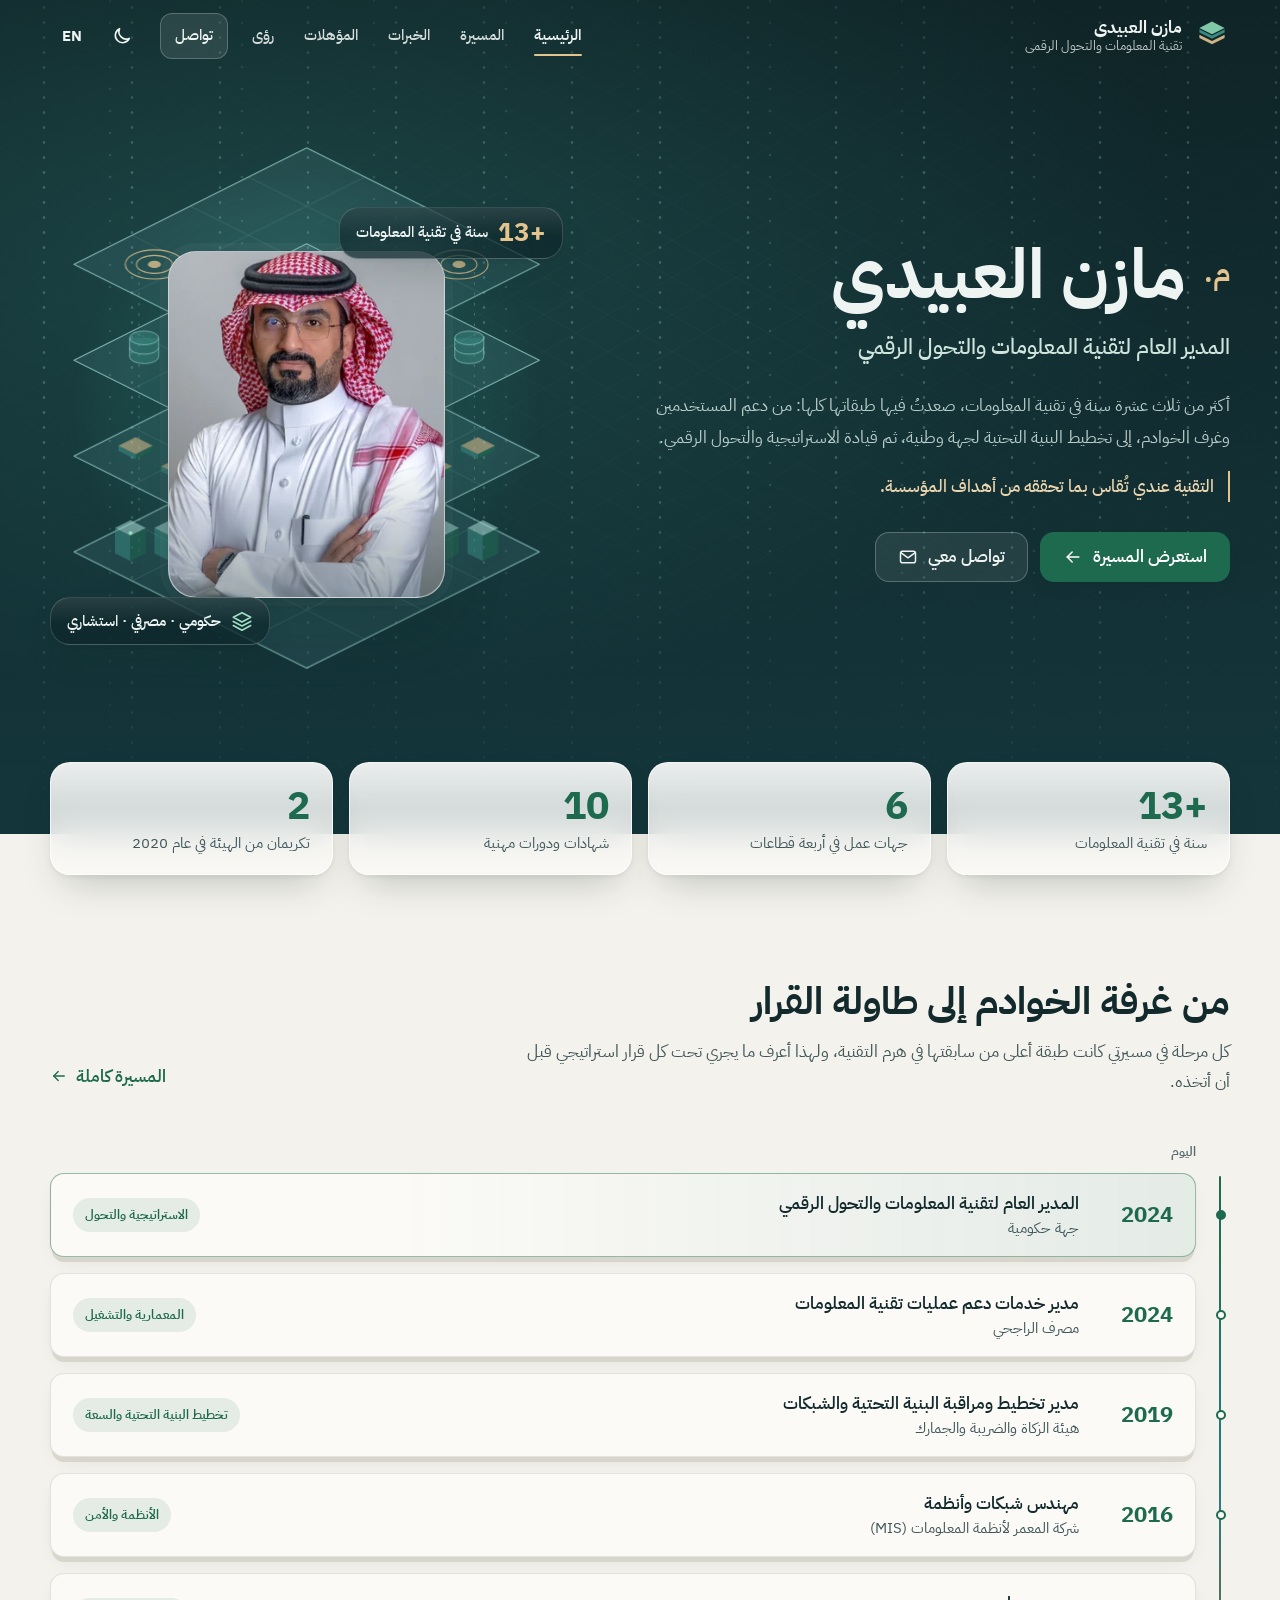
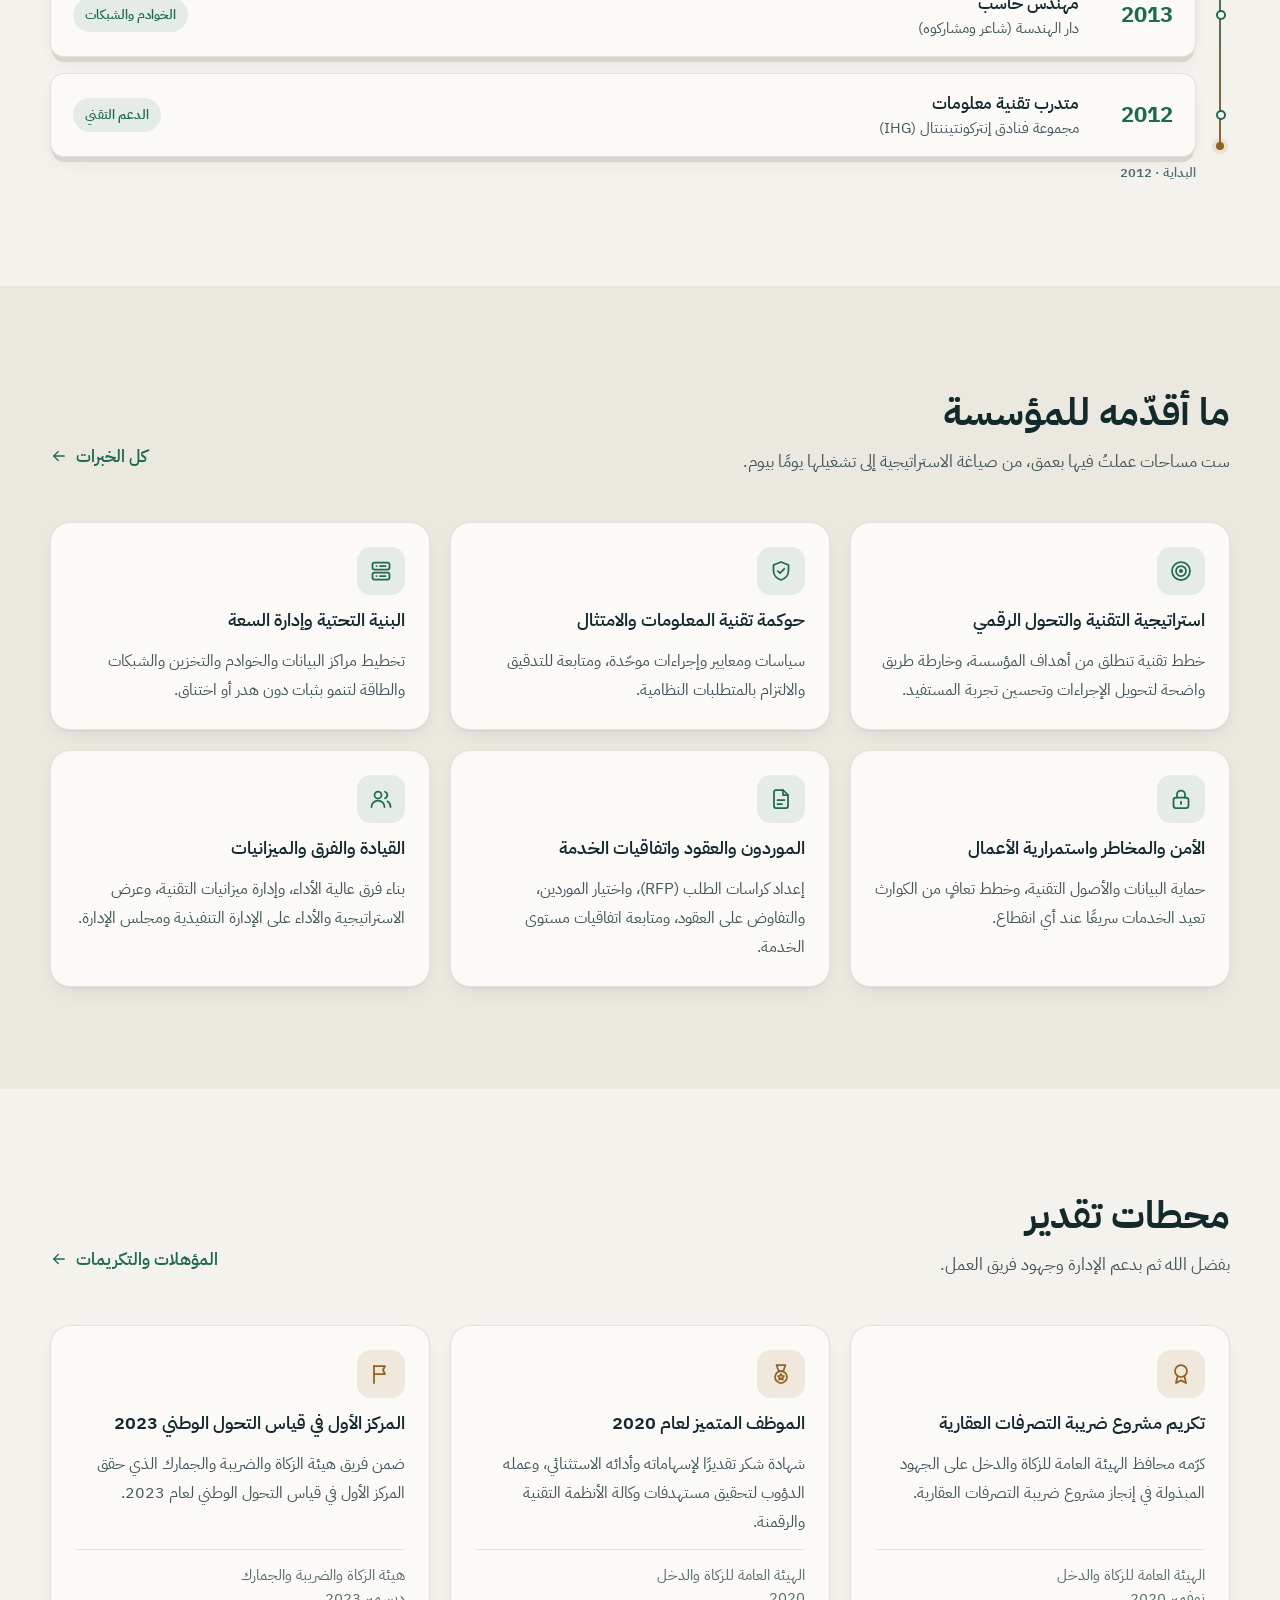
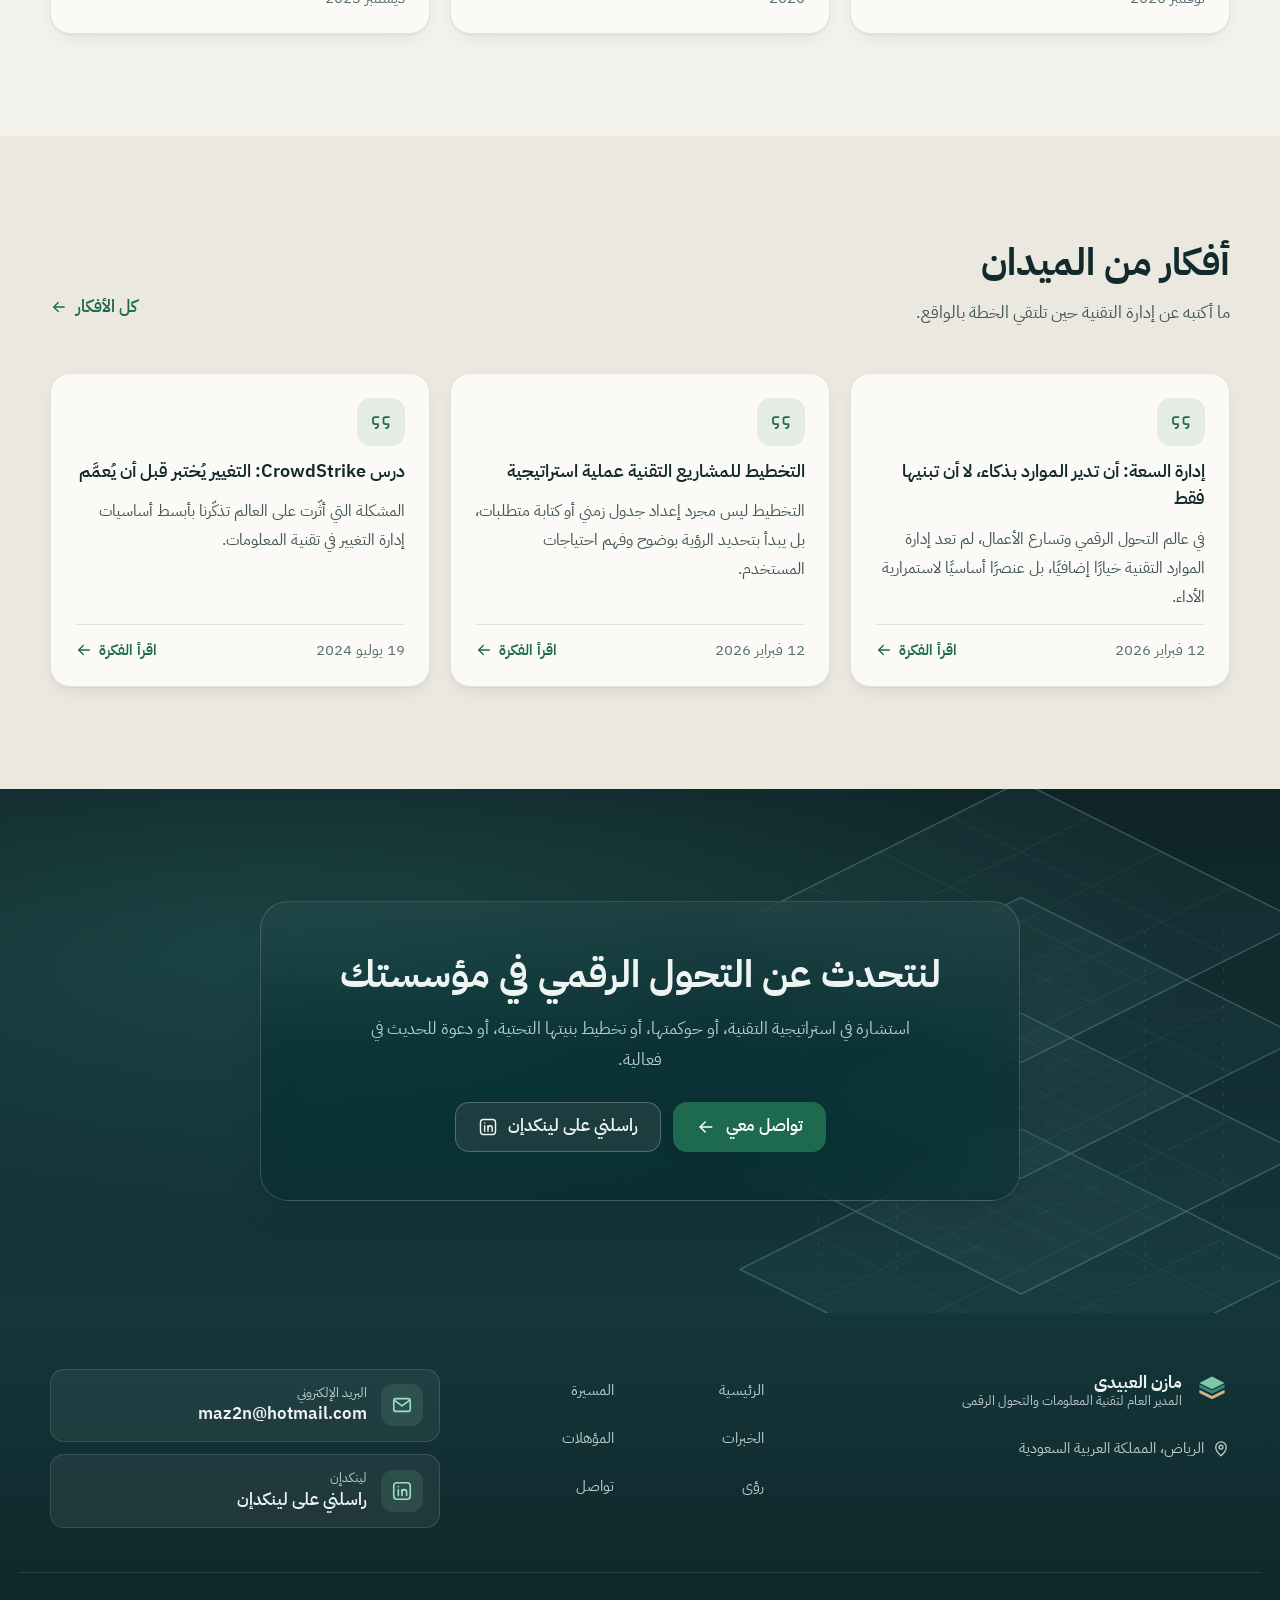
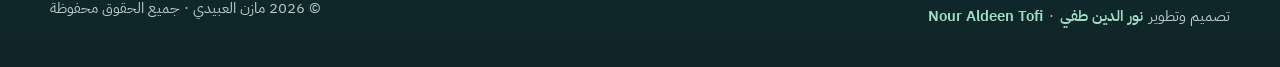
<file: index.html>
<!doctype html>
<html lang="ar" dir="rtl" data-page="home" data-alt="en/index.html">
<head>
<meta charset="utf-8">
<meta name="viewport" content="width=device-width, initial-scale=1, viewport-fit=cover">
<title>مازن العبيدي — المدير العام لتقنية المعلومات والتحول الرقمي</title>
<meta name="description" content="الموقع الشخصي للمهندس مازن العبيدي: أكثر من 13 سنة في تقنية المعلومات، من البنية التحتية ومراكز البيانات إلى قيادة الاستراتيجية والحوكمة والتحول الرقمي.">
<meta name="robots" content="noindex, nofollow">
<meta name="author" content="مازن العبيدي">
<meta name="theme-color" content="#0f2427">
<link rel="canonical" href="https://nouraldeentofi.github.io/mazen-alobaidi/">
<link rel="alternate" hreflang="ar" href="https://nouraldeentofi.github.io/mazen-alobaidi/">
<link rel="alternate" hreflang="en" href="https://nouraldeentofi.github.io/mazen-alobaidi/en/">
<link rel="alternate" hreflang="x-default" href="https://nouraldeentofi.github.io/mazen-alobaidi/">
<meta property="og:type" content="profile">
<meta property="og:site_name" content="مازن العبيدي">
<meta property="og:title" content="مازن العبيدي — المدير العام لتقنية المعلومات والتحول الرقمي">
<meta property="og:description" content="الموقع الشخصي للمهندس مازن العبيدي: أكثر من 13 سنة في تقنية المعلومات، من البنية التحتية ومراكز البيانات إلى قيادة الاستراتيجية والحوكمة والتحول الرقمي.">
<meta property="og:url" content="https://nouraldeentofi.github.io/mazen-alobaidi/">
<meta property="og:image" content="https://nouraldeentofi.github.io/mazen-alobaidi/assets/img/og.jpg">
<meta property="og:image:width" content="1200">
<meta property="og:image:height" content="630">
<meta property="og:locale" content="ar_SA">
<meta property="og:locale:alternate" content="en_US">
<meta name="twitter:card" content="summary_large_image">
<meta name="twitter:title" content="مازن العبيدي — المدير العام لتقنية المعلومات والتحول الرقمي">
<meta name="twitter:description" content="الموقع الشخصي للمهندس مازن العبيدي: أكثر من 13 سنة في تقنية المعلومات، من البنية التحتية ومراكز البيانات إلى قيادة الاستراتيجية والحوكمة والتحول الرقمي.">
<meta name="twitter:image" content="https://nouraldeentofi.github.io/mazen-alobaidi/assets/img/og.jpg">
<link rel="icon" href="assets/img/favicon.svg" type="image/svg+xml">
<link rel="apple-touch-icon" href="assets/img/apple-touch-icon.png">
<link rel="help" type="text/plain" href="llms.txt" title="llms.txt">
<link rel="preload" href="assets/fonts/plex-ar-400.woff2" as="font" type="font/woff2" crossorigin><link rel="preload" href="assets/fonts/plex-ar-700.woff2" as="font" type="font/woff2" crossorigin>
<link rel="stylesheet" href="assets/style.css?v=a3cc9743">
<script>(function(){var d=document.documentElement,t;d.classList.add('js');setTimeout(function(){if(!window.__maReady)d.classList.remove('js')},3500);try{t=localStorage.getItem('mazen-alobaidi:theme')}catch(e){}if(t!=='light'&&t!=='dark'){t=matchMedia('(prefers-color-scheme: dark)').matches?'dark':'light'}d.setAttribute('data-theme',t);try{var L=localStorage.getItem('mazen-alobaidi:lang'),r=document.referrer,same=false;try{same=!!r&&new URL(r).origin===location.origin}catch(e){}if((L==='ar'||L==='en')&&L!==d.lang&&!same&&location.protocol!=='file:'){location.replace(d.getAttribute('data-alt'))}}catch(e){}})();</script>
<script type="application/ld+json">{"@context": "https://schema.org", "@type": "Person", "@id": "https://nouraldeentofi.github.io/mazen-alobaidi/#person", "name": "مازن العبيدي", "alternateName": ["مازن العبيدي", "م. مازن العبيدي", "مازن فهد العبيدي", "مازن فهد زايد العبيدي", "مازن عبيدي", "مازن العبيدى", "المهندس مازن العبيدي", "Mazen Alobaidi", "Mazen Al-Obaidi", "Mazen Al Obaidi", "Mazen AlObaidi", "Mazen Alobaidy", "Mazen Al-Obaidy", "Mazen Obaidi", "Mazen Fahad Alobaidi", "Mazen Fahd Alobaidi", "Eng. Mazen Alobaidi", "Mazen A."], "honorificPrefix": "م.", "jobTitle": ["المدير العام لتقنية المعلومات والتحول الرقمي", "General Manager, Information Technology & Digital Transformation"], "description": "الموقع الشخصي للمهندس مازن العبيدي: أكثر من 13 سنة في تقنية المعلومات، من البنية التحتية ومراكز البيانات إلى قيادة الاستراتيجية والحوكمة والتحول الرقمي.", "url": "https://nouraldeentofi.github.io/mazen-alobaidi/", "image": "https://nouraldeentofi.github.io/mazen-alobaidi/assets/img/mazen-600.jpg", "address": {"@type": "PostalAddress", "addressLocality": "Riyadh", "addressCountry": "SA"}, "homeLocation": {"@type": "City", "name": "Riyadh", "alternateName": "الرياض"}, "worksFor": {"@type": "GovernmentOrganization", "name": "Government entity — Riyadh", "alternateName": "جهة حكومية — الرياض"}, "hasOccupation": {"@type": "Occupation", "name": "General Manager, Information Technology & Digital Transformation", "alternateName": ["General Manager of Information Technology and Digital Transformation", "Chief Information Officer", "CIO", "VP of Information Technology", "IT General Manager", "Head of IT", "Digital Transformation Leader", "Enterprise Architecture Consultant", "IT Strategy Consultant", "IT Infrastructure Director", "المدير العام لتقنية المعلومات والتحول الرقمي", "مدير عام تقنية المعلومات", "رئيس تقنية المعلومات", "نائب الرئيس لتقنية المعلومات", "قائد التحول الرقمي", "مستشار تقنية المعلومات", "مستشار التحول الرقمي", "مدير البنية التحتية التقنية"], "occupationLocation": {"@type": "City", "name": "Riyadh"}, "skills": "IT Strategy, Digital Transformation, IT Governance, Enterprise Architecture, TOGAF, Capacity Management, Data Center Architecture, High Availability Architecture, IT Infrastructure Planning, Cybersecurity, Risk Management, Business Continuity, Disaster Recovery, Vendor Management, RFP, Service Level Agreements, IT Budgeting, Change Management, Team Leadership, VMware vSphere"}, "knowsAbout": ["IT Strategy", "Digital Transformation", "IT Governance", "Enterprise Architecture", "TOGAF", "Capacity Management", "Data Center Architecture", "High Availability Architecture", "IT Infrastructure Planning", "Cybersecurity", "Risk Management", "Business Continuity", "Disaster Recovery", "Vendor Management", "RFP", "Service Level Agreements", "IT Budgeting", "Change Management", "Team Leadership", "VMware vSphere", "Windows Server", "ISO 27001", "Cloud Architecture", "استراتيجية تقنية المعلومات", "التحول الرقمي", "حوكمة تقنية المعلومات", "معمارية المؤسسة", "إدارة السعة", "مراكز البيانات", "استمرارية الأعمال", "إدارة المخاطر", "الأمن السيبراني"], "hasCredential": [{"@type": "EducationalOccupationalCredential", "credentialCategory": "degree", "name": "Bachelor's Degree, Computer Engineering", "recognizedBy": {"@type": "CollegeOrUniversity", "name": "Taif University", "alternateName": "جامعة الطائف"}}, {"@type": "EducationalOccupationalCredential", "credentialCategory": "certificate", "name": "Strategic Planning", "alternateName": "التخطيط الاستراتيجي", "recognizedBy": {"@type": "Organization", "name": "London Corporate Training"}}, {"@type": "EducationalOccupationalCredential", "credentialCategory": "certificate", "name": "TOGAF 9 Foundation and Certified Training", "alternateName": "تدريب TOGAF 9 التأسيسي والمعتمد", "recognizedBy": {"@type": "Organization", "name": "JODAYN"}}, {"@type": "EducationalOccupationalCredential", "credentialCategory": "certificate", "name": "Cloud Architecture: Advanced Concepts", "alternateName": "معمارية السحابة: مفاهيم متقدمة", "recognizedBy": {"@type": "Organization", "name": "LinkedIn Learning"}}, {"@type": "EducationalOccupationalCredential", "credentialCategory": "certificate", "name": "Learning Cloud Computing: Core Concepts", "alternateName": "الحوسبة السحابية: المفاهيم الأساسية", "recognizedBy": {"@type": "Organization", "name": "LinkedIn Learning"}}, {"@type": "EducationalOccupationalCredential", "credentialCategory": "certificate", "name": "vSphere 6.7 Foundations: Networking", "alternateName": "أساسيات شبكات vSphere 6.7", "recognizedBy": {"@type": "Organization", "name": "LinkedIn Learning"}}, {"@type": "EducationalOccupationalCredential", "credentialCategory": "certificate", "name": "VMware vSphere 6.5 Advanced Networking", "alternateName": "شبكات VMware vSphere 6.5 المتقدمة", "recognizedBy": {"@type": "Organization", "name": "LinkedIn Learning"}}, {"@type": "EducationalOccupationalCredential", "credentialCategory": "certificate", "name": "Microsoft SQL Server 2016: Installation and Administration", "alternateName": "تثبيت Microsoft SQL Server 2016 وإدارته", "recognizedBy": {"@type": "Organization", "name": "LinkedIn Learning"}}, {"@type": "EducationalOccupationalCredential", "credentialCategory": "certificate", "name": "Introduction to SAN and NAS Storage", "alternateName": "مقدمة في تخزين SAN وNAS", "recognizedBy": {"@type": "Organization", "name": "LinkedIn Learning"}}, {"@type": "EducationalOccupationalCredential", "credentialCategory": "certificate", "name": "Project Management Foundations: Small Projects", "alternateName": "أساسيات إدارة المشاريع: المشاريع الصغيرة", "recognizedBy": {"@type": "Organization", "name": "LinkedIn Learning"}}, {"@type": "EducationalOccupationalCredential", "credentialCategory": "certificate", "name": "Project Management Tips", "alternateName": "نصائح في إدارة المشاريع", "recognizedBy": {"@type": "Organization", "name": "LinkedIn Learning"}}], "award": ["Honoured for the Real Estate Transaction Tax project (Nov 2020)", "Distinguished employee of 2020 (2020)", "First place, National Transformation Measurement 2023 (Dec 2023)", "تكريم مشروع ضريبة التصرفات العقارية", "الموظف المتميز لعام 2020", "المركز الأول في قياس التحول الوطني 2023"], "alumniOf": [{"@type": "CollegeOrUniversity", "name": "Taif University", "alternateName": "جامعة الطائف"}, {"@type": "GovernmentOrganization", "name": "Zakat, Tax and Customs Authority", "alternateName": ["ZATCA", "هيئة الزكاة والضريبة والجمارك"]}, {"@type": "BankOrCreditUnion", "name": "Al Rajhi Bank", "alternateName": "مصرف الراجحي"}, {"@type": "Organization", "name": "Al Moammar Information Systems", "alternateName": ["MIS", "المعمر لأنظمة المعلومات"]}, {"@type": "Organization", "name": "Dar Al-Handasah (Shair and Partners)", "alternateName": "دار الهندسة"}, {"@type": "Organization", "name": "InterContinental Hotels Group", "alternateName": "IHG"}], "knowsLanguage": [{"@type": "Language", "name": "Arabic", "alternateName": "ar"}, {"@type": "Language", "name": "English", "alternateName": "en"}], "sameAs": ["https://www.linkedin.com/in/mazen-a-08a4165a/"], "email": "mailto:maz2n@hotmail.com"}</script><script type="application/ld+json">{"@context": "https://schema.org", "@type": "ProfilePage", "@id": "https://nouraldeentofi.github.io/mazen-alobaidi/#page", "url": "https://nouraldeentofi.github.io/mazen-alobaidi/", "name": "مازن العبيدي — المدير العام لتقنية المعلومات والتحول الرقمي", "description": "الموقع الشخصي للمهندس مازن العبيدي: أكثر من 13 سنة في تقنية المعلومات، من البنية التحتية ومراكز البيانات إلى قيادة الاستراتيجية والحوكمة والتحول الرقمي.", "inLanguage": "ar", "isPartOf": {"@type": "WebSite", "@id": "https://nouraldeentofi.github.io/mazen-alobaidi/#site", "name": "مازن العبيدي", "url": "https://nouraldeentofi.github.io/mazen-alobaidi/"}, "about": {"@id": "https://nouraldeentofi.github.io/mazen-alobaidi/#person"}, "mainEntity": {"@id": "https://nouraldeentofi.github.io/mazen-alobaidi/#person"}}</script><script type="application/ld+json">{"@context": "https://schema.org", "@type": "BreadcrumbList", "itemListElement": [{"@type": "ListItem", "position": 1, "name": "الرئيسية", "item": "https://nouraldeentofi.github.io/mazen-alobaidi/"}]}</script>
</head>
<body>
<a class="skip" href="#main">تخطَّ إلى المحتوى</a>
<svg class="sprite" aria-hidden="true" focusable="false" xmlns="http://www.w3.org/2000/svg"><symbol id="i-home" viewBox="0 0 24 24"><path d="M3 10.5 12 3l9 7.5"/><path d="M5 9.5V21h14V9.5"/><path d="M10 21v-6h4v6"/></symbol><symbol id="i-stairs" viewBox="0 0 24 24"><path d="M3 20h5v-5h5v-5h5V5h3"/></symbol><symbol id="i-layers" viewBox="0 0 24 24"><path d="M12 3 2.5 8 12 13l9.5-5L12 3Z"/><path d="m2.5 12.5 9.5 5 9.5-5"/><path d="m2.5 17 9.5 5 9.5-5"/></symbol><symbol id="i-award" viewBox="0 0 24 24"><circle cx="12" cy="9" r="6"/><path d="M8.6 14 7 21l5-2.6 5 2.6-1.6-7"/></symbol><symbol id="i-medal" viewBox="0 0 24 24"><path d="M7.5 3h9l-2.2 6h-4.6L7.5 3Z"/><circle cx="12" cy="15" r="6"/><path d="m12 12 .9 1.9 2.1.3-1.5 1.4.4 2.1-1.9-1-1.9 1 .4-2.1-1.5-1.4 2.1-.3L12 12Z"/></symbol><symbol id="i-flag" viewBox="0 0 24 24"><path d="M5 21V4"/><path d="M5 4h11l-2 4 2 4H5"/></symbol><symbol id="i-bulb" viewBox="0 0 24 24"><path d="M9 18h6"/><path d="M10 21h4"/><path d="M12 3a6 6 0 0 0-3.6 10.8c.6.5 1 1.2 1 2V17h5.2v-1.2c0-.8.4-1.5 1-2A6 6 0 0 0 12 3Z"/></symbol><symbol id="i-mail" viewBox="0 0 24 24"><rect x="3" y="5" width="18" height="14" rx="2.5"/><path d="m3.8 7 8.2 6 8.2-6"/></symbol><symbol id="i-linkedin" viewBox="0 0 24 24"><rect x="3" y="3" width="18" height="18" rx="3.5"/><path d="M8 10.5V17"/><path d="M8 7.2v.1"/><path d="M12 17v-6.5"/><path d="M12 13.6c0-1.9 1.1-3.1 2.7-3.1 1.5 0 2.3 1 2.3 2.8V17"/></symbol><symbol id="i-pin" viewBox="0 0 24 24"><path d="M12 21s-7-6.2-7-11.5a7 7 0 0 1 14 0C19 14.8 12 21 12 21Z"/><circle cx="12" cy="9.5" r="2.5"/></symbol><symbol id="i-arrow" viewBox="0 0 24 24"><path d="M5 12h14"/><path d="m13 6 6 6-6 6"/></symbol><symbol id="i-back" viewBox="0 0 24 24"><path d="M19 12H5"/><path d="m11 18-6-6 6-6"/></symbol><symbol id="i-chev" viewBox="0 0 24 24"><path d="m6 9 6 6 6-6"/></symbol><symbol id="i-sun" viewBox="0 0 24 24"><circle cx="12" cy="12" r="4"/><path d="M12 2.5v2M12 19.5v2M4.6 4.6 6 6M18 18l1.4 1.4M2.5 12h2M19.5 12h2M4.6 19.4 6 18M18 6l1.4-1.4"/></symbol><symbol id="i-moon" viewBox="0 0 24 24"><path d="M20 14.6A8 8 0 0 1 9.4 4 8 8 0 1 0 20 14.6Z"/></symbol><symbol id="i-target" viewBox="0 0 24 24"><circle cx="12" cy="12" r="9"/><circle cx="12" cy="12" r="5"/><circle cx="12" cy="12" r="1.2"/></symbol><symbol id="i-shield" viewBox="0 0 24 24"><path d="M12 3 4.5 6v5.6c0 4.4 3.1 8.2 7.5 9.4 4.4-1.2 7.5-5 7.5-9.4V6L12 3Z"/><path d="m8.8 12 2.2 2.2 4.2-4.4"/></symbol><symbol id="i-server" viewBox="0 0 24 24"><rect x="3.5" y="3.5" width="17" height="7" rx="2"/><rect x="3.5" y="13.5" width="17" height="7" rx="2"/><path d="M7.5 7h.1M7.5 17h.1"/><path d="M11 7h5.5M11 17h5.5"/></symbol><symbol id="i-refresh" viewBox="0 0 24 24"><path d="M3.5 12a8.5 8.5 0 0 1 14.7-5.8L20.5 8.5"/><path d="M20.5 3.5v5h-5"/><path d="M20.5 12a8.5 8.5 0 0 1-14.7 5.8L3.5 15.5"/><path d="M3.5 20.5v-5h5"/></symbol><symbol id="i-lock" viewBox="0 0 24 24"><rect x="4.5" y="10.5" width="15" height="10.5" rx="2.5"/><path d="M8 10.5V7.5a4 4 0 0 1 8 0v3"/><path d="M12 14.5v2.5"/></symbol><symbol id="i-file" viewBox="0 0 24 24"><path d="M14 3H7a2 2 0 0 0-2 2v14a2 2 0 0 0 2 2h10a2 2 0 0 0 2-2V8l-5-5Z"/><path d="M14 3v5h5"/><path d="M8.5 13h7M8.5 17h4.5"/></symbol><symbol id="i-users" viewBox="0 0 24 24"><circle cx="9" cy="8" r="3.5"/><path d="M2.5 20a6.5 6.5 0 0 1 13 0"/><path d="M16 4.7a3.5 3.5 0 0 1 0 6.6"/><path d="M18.4 14.3A6.5 6.5 0 0 1 21.5 20"/></symbol><symbol id="i-calendar" viewBox="0 0 24 24"><rect x="3.5" y="5" width="17" height="15.5" rx="2.5"/><path d="M3.5 10h17M8 3v4M16 3v4"/></symbol><symbol id="i-cap" viewBox="0 0 24 24"><path d="M22 9 12 4 2 9l10 5 10-5Z"/><path d="M6 11.2V16c0 1.7 2.7 3 6 3s6-1.3 6-3v-4.8"/><path d="M22 9v6"/></symbol><symbol id="i-landmark" viewBox="0 0 24 24"><path d="M3 21h18"/><path d="M5.5 18V10.5M10 18v-7.5M14 18v-7.5M18.5 18v-7.5"/><path d="M3 10.5 12 4l9 6.5H3Z"/></symbol><symbol id="i-bank" viewBox="0 0 24 24"><path d="M3 21h18"/><path d="M4 18h16"/><path d="M6 18v-6M10 18v-6M14 18v-6M18 18v-6"/><path d="M3.5 9.5 12 4.5l8.5 5H3.5Z"/><path d="M12 7.2v.1"/></symbol><symbol id="i-building" viewBox="0 0 24 24"><rect x="5" y="3" width="14" height="18" rx="1.5"/><path d="M9 7h2M13 7h2M9 11h2M13 11h2M9 15h2M13 15h2"/><path d="M10.5 21v-2.5h3V21"/></symbol><symbol id="i-bed" viewBox="0 0 24 24"><path d="M3 19V6"/><path d="M3 14h18v5"/><path d="M21 14v-1.5A3.5 3.5 0 0 0 17.5 9H11v5"/><circle cx="7" cy="11" r="2"/></symbol><symbol id="i-copy" viewBox="0 0 24 24"><rect x="8.5" y="8.5" width="12" height="12" rx="2.5"/><path d="M15.5 8.5V6A2.5 2.5 0 0 0 13 3.5H6A2.5 2.5 0 0 0 3.5 6v7A2.5 2.5 0 0 0 6 15.5h2.5"/></symbol><symbol id="i-send" viewBox="0 0 24 24"><path d="M21 3 10.5 13.5"/><path d="M21 3 14.5 21l-4-7.5L3 9.5 21 3Z"/></symbol><symbol id="i-check" viewBox="0 0 24 24"><path d="m5 12.5 4.5 4.5L19 7.5"/></symbol><symbol id="i-external" viewBox="0 0 24 24"><path d="M14 4h6v6"/><path d="M20 4 11 13"/><path d="M18 14v4a2 2 0 0 1-2 2H6a2 2 0 0 1-2-2V8a2 2 0 0 1 2-2h4"/></symbol><symbol id="i-quote" viewBox="0 0 24 24"><path d="M9.5 7H6a2 2 0 0 0-2 2v3a2 2 0 0 0 2 2h3v1.5A2.5 2.5 0 0 1 6.5 18"/><path d="M20 7h-3.5a2 2 0 0 0-2 2v3a2 2 0 0 0 2 2h3v1.5A2.5 2.5 0 0 1 17 18"/></symbol><symbol id="i-plus" viewBox="0 0 24 24"><path d="M12 5v14M5 12h14"/></symbol></svg>
<div class="bg-grid" aria-hidden="true"></div>
<header class="site-header is-home" id="top">
<div class="bar wrap">
<div class="bar-start"><a class="brand" href="index.html"><svg class="mark" viewBox="0 0 40 40" aria-hidden="true" focusable="false"><path class="m3" d="M20 25.5 6 18.5v3.6l14 7 14-7v-3.6l-14 7Z"/><path class="m2" d="M20 19.5 6 12.5v3.6l14 7 14-7v-3.6l-14 7Z"/><path class="m1" d="M20 4 6 11l14 7 14-7-14-7Z"/></svg><span class="brand-text"><span class="brand-name">مازن العبيدي</span><span class="brand-role">تقنية المعلومات والتحول الرقمي</span></span></a></div>
<nav class="main-nav" aria-label="التنقل الرئيسي"><a class="nav-link" href="index.html" aria-current="page">الرئيسية</a><a class="nav-link" href="journey.html">المسيرة</a><a class="nav-link" href="expertise.html">الخبرات</a><a class="nav-link" href="credentials.html">المؤهلات</a><a class="nav-link" href="insights.html">رؤى</a><a class="nav-link nav-cta" href="contact.html">تواصل</a></nav>
<div class="bar-end">
<button class="icon-btn theme-btn" type="button" aria-label="تبديل الوضع الليلي"><span class="swap"><svg class="ic i-moon" aria-hidden="true" focusable="false"><use href="#i-moon"/></svg><svg class="ic i-sun" aria-hidden="true" focusable="false"><use href="#i-sun"/></svg></span></button>
<a class="icon-btn lang-btn" href="en/index.html" hreflang="en" lang="en" data-lang="en" aria-label="EN — English version">EN</a>
<a class="icon-btn only-mob" href="contact.html" aria-label="تواصل معي"><svg class="ic" aria-hidden="true" focusable="false"><use href="#i-mail"/></svg></a>
</div>
</div>
<div class="progress" aria-hidden="true"><span></span></div>
</header>
<main id="main">

<section class="hero band" aria-labelledby="hero-name">
<div class="hero-bg" aria-hidden="true"><div class="data-cols"></div></div>
<div class="wrap hero-grid">
<div class="hero-text">
<h1 class="hero-name enter" id="hero-name" style="--e:1"><span class="hon">م.</span> مازن العبيدي</h1>
<p class="hero-role enter" style="--e:2">المدير العام لتقنية المعلومات والتحول الرقمي</p>
<p class="hero-lead enter" style="--e:3">أكثر من ثلاث عشرة سنة في تقنية المعلومات، صعدتُ فيها طبقاتها كلها: من دعم المستخدمين وغرف الخوادم، إلى تخطيط البنية التحتية لجهة وطنية، ثم قيادة الاستراتيجية والتحول الرقمي.</p>
<p class="hero-belief enter" style="--e:4">التقنية عندي تُقاس بما تحققه من أهداف المؤسسة.</p>
<div class="btn-row hero-ctas enter" style="--e:5"><a class="btn btn-primary shine" href="journey.html"><span>استعرض المسيرة</span><svg class="ic dir-ic" aria-hidden="true" focusable="false"><use href="#i-arrow"/></svg></a><a class="btn btn-glass " href="contact.html"><span>تواصل معي</span><svg class="ic" aria-hidden="true" focusable="false"><use href="#i-mail"/></svg></a></div>
</div>
<div class="hero-stage enter-zoom">
<div class="stage-art" aria-hidden="true"><svg class="stack" viewBox="0 0 600 640" aria-hidden="true" focusable="false" preserveAspectRatio="xMidYMid meet"><g class="st-conns"><line class="st-conn" x1="104" y1="486" x2="104" y2="150"/><line class="st-conn" x1="180" y1="486" x2="180" y2="150"/><line class="st-conn" x1="420" y1="486" x2="420" y2="150"/><line class="st-conn" x1="496" y1="486" x2="496" y2="150"/></g><g class="st-plane st-p3" style="--i:3"><polygon class="st-fill" points="300.0,350.0 572.0,486.0 300.0,622.0 28.0,486.0"/><path class="st-grid" d="M96.0,452.0L368.0,588.0M504.0,452.0L232.0,588.0M164.0,418.0L436.0,554.0M436.0,418.0L164.0,554.0M232.0,384.0L504.0,520.0M368.0,384.0L96.0,520.0"/><polygon class="st-edge" pathLength="1" points="300.0,350.0 572.0,486.0 300.0,622.0 28.0,486.0"/><g class="st-box"><polygon class="bx-l" points="76,458 94,467 94,497 76,488"/><polygon class="bx-r" points="94,467 112,458 112,488 94,497"/><polygon class="bx-t" points="94,449 112,458 94,467 76,458"/></g><g class="st-box"><polygon class="bx-l" points="122,458 140,467 140,497 122,488"/><polygon class="bx-r" points="140,467 158,458 158,488 140,497"/><polygon class="bx-t" points="140,449 158,458 140,467 122,458"/></g><g class="st-box"><polygon class="bx-l" points="442,458 460,467 460,497 442,488"/><polygon class="bx-r" points="460,467 478,458 478,488 460,497"/><polygon class="bx-t" points="460,449 478,458 460,467 442,458"/></g><g class="st-box"><polygon class="bx-l" points="488,458 506,467 506,497 488,488"/><polygon class="bx-r" points="506,467 524,458 524,488 506,497"/><polygon class="bx-t" points="506,449 524,458 506,467 488,458"/></g><circle class="st-led" cx="94" cy="464" r="2"/><circle class="st-led" style="--d:1.1s" cx="460" cy="464" r="2"/></g><g class="st-plane st-p2" style="--i:2"><polygon class="st-fill" points="300.0,238.0 572.0,374.0 300.0,510.0 28.0,374.0"/><path class="st-grid" d="M96.0,340.0L368.0,476.0M504.0,340.0L232.0,476.0M164.0,306.0L436.0,442.0M436.0,306.0L164.0,442.0M232.0,272.0L504.0,408.0M368.0,272.0L96.0,408.0"/><polygon class="st-edge" pathLength="1" points="300.0,238.0 572.0,374.0 300.0,510.0 28.0,374.0"/><g class="st-box st-flat"><polygon class="bx-l" points="80,362 100,372 100,378 80,368"/><polygon class="bx-r" points="100,372 120,362 120,368 100,378"/><polygon class="bx-t" points="100,352 120,362 100,372 80,362"/></g><g class="st-box st-flat"><polygon class="bx-l" points="130,386 150,396 150,402 130,392"/><polygon class="bx-r" points="150,396 170,386 170,392 150,402"/><polygon class="bx-t" points="150,376 170,386 150,396 130,386"/></g><g class="st-box st-flat"><polygon class="bx-l" points="430,386 450,396 450,402 430,392"/><polygon class="bx-r" points="450,396 470,386 470,392 450,402"/><polygon class="bx-t" points="450,376 470,386 450,396 430,386"/></g><g class="st-box st-flat"><polygon class="bx-l" points="480,362 500,372 500,378 480,368"/><polygon class="bx-r" points="500,372 520,362 520,368 500,378"/><polygon class="bx-t" points="500,352 520,362 500,372 480,362"/></g></g><g class="st-plane st-p1" style="--i:1"><polygon class="st-fill" points="300.0,126.0 572.0,262.0 300.0,398.0 28.0,262.0"/><path class="st-grid" d="M96.0,228.0L368.0,364.0M504.0,228.0L232.0,364.0M164.0,194.0L436.0,330.0M436.0,194.0L164.0,330.0M232.0,160.0L504.0,296.0M368.0,160.0L96.0,296.0"/><polygon class="st-edge" pathLength="1" points="300.0,126.0 572.0,262.0 300.0,398.0 28.0,262.0"/><g class="st-db"><path d="M93,236 v22 a17,8 0 0 0 34,0 v-22"/><ellipse cx="110" cy="236" rx="17" ry="8"/><path class="st-dbl" d="M93,247 a17,8 0 0 0 34,0"/></g><g class="st-db"><path d="M473,236 v22 a17,8 0 0 0 34,0 v-22"/><ellipse cx="490" cy="236" rx="17" ry="8"/><path class="st-dbl" d="M473,247 a17,8 0 0 0 34,0"/></g></g><g class="st-plane st-p0" style="--i:0"><polygon class="st-fill" points="300.0,14.0 572.0,150.0 300.0,286.0 28.0,150.0"/><path class="st-grid" d="M96.0,116.0L368.0,252.0M504.0,116.0L232.0,252.0M164.0,82.0L436.0,218.0M436.0,82.0L164.0,218.0M232.0,48.0L504.0,184.0M368.0,48.0L96.0,184.0"/><polygon class="st-edge" pathLength="1" points="300.0,14.0 572.0,150.0 300.0,286.0 28.0,150.0"/><g class="st-goal"><ellipse cx="122" cy="150" rx="34" ry="17"/><ellipse cx="122" cy="150" rx="21" ry="10.5"/><ellipse class="st-goal-c" cx="122" cy="150" rx="7" ry="3.5"/></g><g class="st-goal"><ellipse cx="478" cy="150" rx="34" ry="17"/><ellipse cx="478" cy="150" rx="21" ry="10.5"/><ellipse class="st-goal-c" cx="478" cy="150" rx="7" ry="3.5"/></g></g><g class="st-pulses"><circle class="st-pulse" style="--d:0.0s" cx="104" cy="486" r="3.2"/><circle class="st-pulse" style="--d:1.3s" cx="180" cy="486" r="3.2"/><circle class="st-pulse" style="--d:2.6s" cx="420" cy="486" r="3.2"/><circle class="st-pulse" style="--d:3.9s" cx="496" cy="486" r="3.2"/></g></svg></div>
<div class="portrait hero-portrait"><picture><source type="image/webp" srcset="assets/img/mazen-400.webp 400w, assets/img/mazen-600.webp 600w" sizes="(max-width: 700px) 60vw, 360px"><img src="assets/img/mazen-600.jpg" width="600" height="600" alt="م. مازن العبيدي" fetchpriority="high" decoding="async"></picture></div>
<div class="float f1 glass" aria-hidden="true"><span class="f-num" dir="ltr">13+</span><span class="f-txt">سنة في تقنية المعلومات</span></div>
<div class="float f2 glass" aria-hidden="true"><svg class="ic" aria-hidden="true" focusable="false"><use href="#i-layers"/></svg><span class="f-txt">حكومي · مصرفي · استشاري</span></div>
</div>
</div>
</section>

<section class="stats-sec" aria-label="لمحة سريعة">
<div class="wrap"><div class="stats"><div class="stat glass reveal" style="--r:0"><span class="stat-num" dir="ltr"><span class="count" data-to="13" style="--w:2ch">13</span>+</span><span class="stat-label">سنة في تقنية المعلومات</span></div><div class="stat glass reveal" style="--r:1"><span class="stat-num" dir="ltr"><span class="count" data-to="6" style="--w:1ch">6</span></span><span class="stat-label">جهات عمل في أربعة قطاعات</span></div><div class="stat glass reveal" style="--r:2"><span class="stat-num" dir="ltr"><span class="count" data-to="10" style="--w:2ch">10</span></span><span class="stat-label">شهادات ودورات مهنية</span></div><div class="stat glass reveal" style="--r:3"><span class="stat-num" dir="ltr"><span class="count" data-to="2" style="--w:1ch">2</span></span><span class="stat-label">تكريمان من الهيئة في عام <span dir="ltr">2020</span></span></div></div></div>
</section>

<section class="sec" aria-labelledby="stack-t">
<div class="wrap">
<div class="sec-head "><div class="sec-head-text"><h2 id="stack-t" class="sec-title reveal from-start">من غرفة الخوادم إلى طاولة القرار</h2><p class="sec-lead reveal">كل مرحلة في مسيرتي كانت طبقة أعلى من سابقتها في هرم التقنية، ولهذا أعرف ما يجري تحت كل قرار استراتيجي قبل أن أتخذه.</p></div><a class="text-link reveal" href="journey.html">المسيرة كاملة<svg class="ic dir-ic" aria-hidden="true" focusable="false"><use href="#i-arrow"/></svg></a></div>
<div class="slabs-wrap">
<span class="slabs-cap cap-top">اليوم</span>
<ol class="slabs" reversed><li class="slab reveal" style="--r:5"><span class="slab-year" dir="ltr">2024</span><span class="slab-main"><span class="slab-role">المدير العام لتقنية المعلومات والتحول الرقمي</span><span class="slab-org">جهة حكومية</span></span><span class="slab-layer">الاستراتيجية والتحول</span></li><li class="slab reveal" style="--r:4"><span class="slab-year" dir="ltr">2024</span><span class="slab-main"><span class="slab-role">مدير خدمات دعم عمليات تقنية المعلومات</span><span class="slab-org">مصرف الراجحي</span></span><span class="slab-layer">المعمارية والتشغيل</span></li><li class="slab reveal" style="--r:3"><span class="slab-year" dir="ltr">2019</span><span class="slab-main"><span class="slab-role">مدير تخطيط ومراقبة البنية التحتية والشبكات</span><span class="slab-org">هيئة الزكاة والضريبة والجمارك</span></span><span class="slab-layer">تخطيط البنية التحتية والسعة</span></li><li class="slab reveal" style="--r:2"><span class="slab-year" dir="ltr">2016</span><span class="slab-main"><span class="slab-role">مهندس شبكات وأنظمة</span><span class="slab-org">شركة المعمر لأنظمة المعلومات <span dir="ltr">(MIS)</span></span></span><span class="slab-layer">الأنظمة والأمن</span></li><li class="slab reveal" style="--r:1"><span class="slab-year" dir="ltr">2013</span><span class="slab-main"><span class="slab-role">مهندس حاسب</span><span class="slab-org">دار الهندسة (شاعر ومشاركوه)</span></span><span class="slab-layer">الخوادم والشبكات</span></li><li class="slab reveal" style="--r:0"><span class="slab-year" dir="ltr">2012</span><span class="slab-main"><span class="slab-role">متدرب تقنية معلومات</span><span class="slab-org">مجموعة فنادق إنتركونتيننتال <span dir="ltr">(IHG)</span></span></span><span class="slab-layer">الدعم التقني</span></li></ol>
<span class="slabs-cap cap-bottom">البداية · <span dir="ltr">2012</span></span>
</div>
</div>
</section>

<section class="sec sec-alt" aria-labelledby="exp-t">
<div class="wrap">
<div class="sec-head "><div class="sec-head-text"><h2 id="exp-t" class="sec-title reveal from-start">ما أقدّمه للمؤسسة</h2><p class="sec-lead reveal">ست مساحات عملتُ فيها بعمق، من صياغة الاستراتيجية إلى تشغيلها يومًا بيوم.</p></div><a class="text-link reveal" href="expertise.html">كل الخبرات<svg class="ic dir-ic" aria-hidden="true" focusable="false"><use href="#i-arrow"/></svg></a></div>
<div class="swipe grid-3"><div class="swipe-track" tabindex="0" role="group" aria-label="ما أقدّمه للمؤسسة"><article class="card x-card reveal" style="--r:0"><span class="tile"><svg class="ic" aria-hidden="true" focusable="false"><use href="#i-target"/></svg></span><h3 class="card-title">استراتيجية التقنية والتحول الرقمي</h3><p class="card-text clamp-3">خطط تقنية تنطلق من أهداف المؤسسة، وخارطة طريق واضحة لتحويل الإجراءات وتحسين تجربة المستفيد.</p></article><article class="card x-card reveal" style="--r:1"><span class="tile"><svg class="ic" aria-hidden="true" focusable="false"><use href="#i-shield"/></svg></span><h3 class="card-title">حوكمة تقنية المعلومات والامتثال</h3><p class="card-text clamp-3">سياسات ومعايير وإجراءات موحّدة، ومتابعة للتدقيق والالتزام بالمتطلبات النظامية.</p></article><article class="card x-card reveal" style="--r:2"><span class="tile"><svg class="ic" aria-hidden="true" focusable="false"><use href="#i-server"/></svg></span><h3 class="card-title">البنية التحتية وإدارة السعة</h3><p class="card-text clamp-3">تخطيط مراكز البيانات والخوادم والتخزين والشبكات والطاقة لتنمو بثبات دون هدر أو اختناق.</p></article><article class="card x-card reveal" style="--r:3"><span class="tile"><svg class="ic" aria-hidden="true" focusable="false"><use href="#i-lock"/></svg></span><h3 class="card-title">الأمن والمخاطر واستمرارية الأعمال</h3><p class="card-text clamp-3">حماية البيانات والأصول التقنية، وخطط تعافٍ من الكوارث تعيد الخدمات سريعًا عند أي انقطاع.</p></article><article class="card x-card reveal" style="--r:4"><span class="tile"><svg class="ic" aria-hidden="true" focusable="false"><use href="#i-file"/></svg></span><h3 class="card-title">الموردون والعقود واتفاقيات الخدمة</h3><p class="card-text clamp-3">إعداد كراسات الطلب <span dir="ltr">(RFP)</span>، واختيار الموردين، والتفاوض على العقود، ومتابعة اتفاقيات مستوى الخدمة.</p></article><article class="card x-card reveal" style="--r:5"><span class="tile"><svg class="ic" aria-hidden="true" focusable="false"><use href="#i-users"/></svg></span><h3 class="card-title">القيادة والفرق والميزانيات</h3><p class="card-text clamp-3">بناء فرق عالية الأداء، وإدارة ميزانيات التقنية، وعرض الاستراتيجية والأداء على الإدارة التنفيذية ومجلس الإدارة.</p></article></div><div class="dots"><button class="dot" type="button" aria-label="البطاقة 1 من 6"></button><button class="dot" type="button" aria-label="البطاقة 2 من 6"></button><button class="dot" type="button" aria-label="البطاقة 3 من 6"></button><button class="dot" type="button" aria-label="البطاقة 4 من 6"></button><button class="dot" type="button" aria-label="البطاقة 5 من 6"></button><button class="dot" type="button" aria-label="البطاقة 6 من 6"></button></div></div>
</div>
</section>

<section class="sec" aria-labelledby="rec-t">
<div class="wrap">
<div class="sec-head "><div class="sec-head-text"><h2 id="rec-t" class="sec-title reveal from-start">محطات تقدير</h2><p class="sec-lead reveal">بفضل الله ثم بدعم الإدارة وجهود فريق العمل.</p></div><a class="text-link reveal" href="credentials.html">المؤهلات والتكريمات<svg class="ic dir-ic" aria-hidden="true" focusable="false"><use href="#i-arrow"/></svg></a></div>
<div class="swipe grid-3"><div class="swipe-track" tabindex="0" role="group" aria-label="محطات تقدير"><article class="card r-card reveal" style="--r:0"><span class="tile tile-sand"><svg class="ic" aria-hidden="true" focusable="false"><use href="#i-award"/></svg></span><h3 class="card-title">تكريم مشروع ضريبة التصرفات العقارية</h3><p class="card-text clamp-3">كرّمه محافظ الهيئة العامة للزكاة والدخل على الجهود المبذولة في إنجاز مشروع ضريبة التصرفات العقارية.</p><p class="card-foot"><span>الهيئة العامة للزكاة والدخل</span><span class="date">نوفمبر <span dir="ltr">2020</span></span></p></article><article class="card r-card reveal" style="--r:1"><span class="tile tile-sand"><svg class="ic" aria-hidden="true" focusable="false"><use href="#i-medal"/></svg></span><h3 class="card-title">الموظف المتميز لعام <span dir="ltr">2020</span></h3><p class="card-text clamp-3">شهادة شكر تقديرًا لإسهاماته وأدائه الاستثنائي، وعمله الدؤوب لتحقيق مستهدفات وكالة الأنظمة التقنية والرقمنة.</p><p class="card-foot"><span>الهيئة العامة للزكاة والدخل</span><span class="date"><span dir="ltr">2020</span></span></p></article><article class="card r-card reveal" style="--r:2"><span class="tile tile-sand"><svg class="ic" aria-hidden="true" focusable="false"><use href="#i-flag"/></svg></span><h3 class="card-title">المركز الأول في قياس التحول الوطني <span dir="ltr">2023</span></h3><p class="card-text clamp-3">ضمن فريق هيئة الزكاة والضريبة والجمارك الذي حقق المركز الأول في قياس التحول الوطني لعام <span dir="ltr">2023</span>.</p><p class="card-foot"><span>هيئة الزكاة والضريبة والجمارك</span><span class="date">ديسمبر <span dir="ltr">2023</span></span></p></article></div><div class="dots"><button class="dot" type="button" aria-label="البطاقة 1 من 3"></button><button class="dot" type="button" aria-label="البطاقة 2 من 3"></button><button class="dot" type="button" aria-label="البطاقة 3 من 3"></button></div></div>
</div>
</section>

<section class="sec sec-alt" aria-labelledby="ideas-t">
<div class="wrap">
<div class="sec-head "><div class="sec-head-text"><h2 id="ideas-t" class="sec-title reveal from-start">أفكار من الميدان</h2><p class="sec-lead reveal">ما أكتبه عن إدارة التقنية حين تلتقي الخطة بالواقع.</p></div><a class="text-link reveal" href="insights.html">كل الأفكار<svg class="ic dir-ic" aria-hidden="true" focusable="false"><use href="#i-arrow"/></svg></a></div>
<div class="swipe grid-3"><div class="swipe-track" tabindex="0" role="group" aria-label="أفكار من الميدان"><a class="card i-card reveal" style="--r:0" href="insights.html#capacity"><span class="tile"><svg class="ic" aria-hidden="true" focusable="false"><use href="#i-quote"/></svg></span><h3 class="card-title clamp-2">إدارة السعة: أن تدير الموارد بذكاء، لا أن تبنيها فقط</h3><p class="card-text clamp-3">في عالم التحول الرقمي وتسارع الأعمال، لم تعد إدارة الموارد التقنية خيارًا إضافيًا، بل عنصرًا أساسيًا لاستمرارية الأداء.</p><p class="card-foot"><span class="date"><span dir="ltr">12</span> فبراير <span dir="ltr">2026</span></span><span class="more"><span class="more-t">اقرأ الفكرة</span><svg class="ic dir-ic" aria-hidden="true" focusable="false"><use href="#i-arrow"/></svg></span></p></a><a class="card i-card reveal" style="--r:1" href="insights.html#planning"><span class="tile"><svg class="ic" aria-hidden="true" focusable="false"><use href="#i-quote"/></svg></span><h3 class="card-title clamp-2">التخطيط للمشاريع التقنية عملية استراتيجية</h3><p class="card-text clamp-3">التخطيط ليس مجرد إعداد جدول زمني أو كتابة متطلبات، بل يبدأ بتحديد الرؤية بوضوح وفهم احتياجات المستخدم.</p><p class="card-foot"><span class="date"><span dir="ltr">12</span> فبراير <span dir="ltr">2026</span></span><span class="more"><span class="more-t">اقرأ الفكرة</span><svg class="ic dir-ic" aria-hidden="true" focusable="false"><use href="#i-arrow"/></svg></span></p></a><a class="card i-card reveal" style="--r:2" href="insights.html#change"><span class="tile"><svg class="ic" aria-hidden="true" focusable="false"><use href="#i-quote"/></svg></span><h3 class="card-title clamp-2">درس <span dir="ltr">CrowdStrike</span>: التغيير يُختبر قبل أن يُعمَّم</h3><p class="card-text clamp-3">المشكلة التي أثّرت على العالم تذكّرنا بأبسط أساسيات إدارة التغيير في تقنية المعلومات.</p><p class="card-foot"><span class="date"><span dir="ltr">19</span> يوليو <span dir="ltr">2024</span></span><span class="more"><span class="more-t">اقرأ الفكرة</span><svg class="ic dir-ic" aria-hidden="true" focusable="false"><use href="#i-arrow"/></svg></span></p></a></div><div class="dots"><button class="dot" type="button" aria-label="البطاقة 1 من 3"></button><button class="dot" type="button" aria-label="البطاقة 2 من 3"></button><button class="dot" type="button" aria-label="البطاقة 3 من 3"></button></div></div>
</div>
</section>
<section class="band cta-band" aria-labelledby="cta-t">
<div class="band-art" aria-hidden="true"><svg class="stack stack-mini" viewBox="0 0 600 640" aria-hidden="true" focusable="false" preserveAspectRatio="xMidYMid meet"><g class="st-conns"><line class="st-conn" x1="104" y1="486" x2="104" y2="150"/><line class="st-conn" x1="180" y1="486" x2="180" y2="150"/><line class="st-conn" x1="420" y1="486" x2="420" y2="150"/><line class="st-conn" x1="496" y1="486" x2="496" y2="150"/></g><g class="st-plane st-p3" style="--i:3"><polygon class="st-fill" points="300.0,350.0 572.0,486.0 300.0,622.0 28.0,486.0"/><path class="st-grid" d="M96.0,452.0L368.0,588.0M504.0,452.0L232.0,588.0M164.0,418.0L436.0,554.0M436.0,418.0L164.0,554.0M232.0,384.0L504.0,520.0M368.0,384.0L96.0,520.0"/><polygon class="st-edge" pathLength="1" points="300.0,350.0 572.0,486.0 300.0,622.0 28.0,486.0"/></g><g class="st-plane st-p2" style="--i:2"><polygon class="st-fill" points="300.0,238.0 572.0,374.0 300.0,510.0 28.0,374.0"/><path class="st-grid" d="M96.0,340.0L368.0,476.0M504.0,340.0L232.0,476.0M164.0,306.0L436.0,442.0M436.0,306.0L164.0,442.0M232.0,272.0L504.0,408.0M368.0,272.0L96.0,408.0"/><polygon class="st-edge" pathLength="1" points="300.0,238.0 572.0,374.0 300.0,510.0 28.0,374.0"/></g><g class="st-plane st-p1" style="--i:1"><polygon class="st-fill" points="300.0,126.0 572.0,262.0 300.0,398.0 28.0,262.0"/><path class="st-grid" d="M96.0,228.0L368.0,364.0M504.0,228.0L232.0,364.0M164.0,194.0L436.0,330.0M436.0,194.0L164.0,330.0M232.0,160.0L504.0,296.0M368.0,160.0L96.0,296.0"/><polygon class="st-edge" pathLength="1" points="300.0,126.0 572.0,262.0 300.0,398.0 28.0,262.0"/></g><g class="st-plane st-p0" style="--i:0"><polygon class="st-fill" points="300.0,14.0 572.0,150.0 300.0,286.0 28.0,150.0"/><path class="st-grid" d="M96.0,116.0L368.0,252.0M504.0,116.0L232.0,252.0M164.0,82.0L436.0,218.0M436.0,82.0L164.0,218.0M232.0,48.0L504.0,184.0M368.0,48.0L96.0,184.0"/><polygon class="st-edge" pathLength="1" points="300.0,14.0 572.0,150.0 300.0,286.0 28.0,150.0"/></g><g class="st-pulses"><circle class="st-pulse" style="--d:0.0s" cx="104" cy="486" r="3.2"/><circle class="st-pulse" style="--d:1.3s" cx="180" cy="486" r="3.2"/><circle class="st-pulse" style="--d:2.6s" cx="420" cy="486" r="3.2"/><circle class="st-pulse" style="--d:3.9s" cx="496" cy="486" r="3.2"/></g></svg></div>
<div class="wrap">
<div class="cta-card glass reveal">
<h2 class="cta-title" id="cta-t">لنتحدث عن التحول الرقمي في مؤسستك</h2>
<p class="cta-lead">استشارة في استراتيجية التقنية، أو حوكمتها، أو تخطيط بنيتها التحتية، أو دعوة للحديث في فعالية.</p>
<div class="btn-row"><a class="btn btn-primary shine" href="contact.html"><span>تواصل معي</span><svg class="ic dir-ic" aria-hidden="true" focusable="false"><use href="#i-arrow"/></svg></a><a class="btn btn-glass " href="https://www.linkedin.com/in/mazen-a-08a4165a/" target="_blank" rel="noopener"><span>راسلني على لينكدإن</span><svg class="ic" aria-hidden="true" focusable="false"><use href="#i-linkedin"/></svg></a></div>
</div>
</div>
</section>

</main>
<footer class="site-footer">
<div class="wrap foot-grid">
<div class="foot-brand">
<a class="brand brand-foot" href="index.html"><svg class="mark" viewBox="0 0 40 40" aria-hidden="true" focusable="false"><path class="m3" d="M20 25.5 6 18.5v3.6l14 7 14-7v-3.6l-14 7Z"/><path class="m2" d="M20 19.5 6 12.5v3.6l14 7 14-7v-3.6l-14 7Z"/><path class="m1" d="M20 4 6 11l14 7 14-7-14-7Z"/></svg><span class="brand-text"><span class="brand-name">مازن العبيدي</span><span class="brand-role">المدير العام لتقنية المعلومات والتحول الرقمي</span></span></a>
<p class="foot-city"><svg class="ic" aria-hidden="true" focusable="false"><use href="#i-pin"/></svg><span>الرياض، المملكة العربية السعودية</span></p>
</div>
<nav class="foot-nav" aria-label="التنقل الرئيسي"><a href="index.html">الرئيسية</a><a href="journey.html">المسيرة</a><a href="expertise.html">الخبرات</a><a href="credentials.html">المؤهلات</a><a href="insights.html">رؤى</a><a href="contact.html">تواصل</a></nav>
<div class="foot-contact"><a class="c-card" href="mailto:maz2n@hotmail.com"><span class="c-ic"><svg class="ic" aria-hidden="true" focusable="false"><use href="#i-mail"/></svg></span><span class="c-txt"><span class="c-k">البريد الإلكتروني</span><span class="c-v" dir="ltr">maz2n@hotmail.com</span></span></a><a class="c-card" href="https://www.linkedin.com/in/mazen-a-08a4165a/" target="_blank" rel="noopener me"><span class="c-ic"><svg class="ic" aria-hidden="true" focusable="false"><use href="#i-linkedin"/></svg></span><span class="c-txt"><span class="c-k">لينكدإن</span><span class="c-v">راسلني على لينكدإن</span></span></a></div>
</div>
<div class="wrap foot-base">
<p class="credit">تصميم وتطوير <a class="maker" href="https://nouraldeentofi.com" target="_blank" rel="noopener">نور الدين طفي</a> · <a class="maker" href="https://nouraldeentofi.com" target="_blank" rel="noopener" lang="en" dir="ltr">Nour Aldeen Tofi</a></p>
<p class="copy">© <span dir="ltr" class="year">2026</span> مازن العبيدي · جميع الحقوق محفوظة</p>
</div>
</footer>
<nav class="dock" aria-label="التنقل الرئيسي"><div class="dock-in"><a class="dock-item" href="index.html" aria-current="page"><svg class="ic" aria-hidden="true" focusable="false"><use href="#i-home"/></svg><span>الرئيسية</span></a><a class="dock-item" href="journey.html"><svg class="ic" aria-hidden="true" focusable="false"><use href="#i-stairs"/></svg><span>المسيرة</span></a><a class="dock-item" href="expertise.html"><svg class="ic" aria-hidden="true" focusable="false"><use href="#i-layers"/></svg><span>الخبرات</span></a><a class="dock-item" href="credentials.html"><svg class="ic" aria-hidden="true" focusable="false"><use href="#i-award"/></svg><span>المؤهلات</span></a><a class="dock-item" href="insights.html"><svg class="ic" aria-hidden="true" focusable="false"><use href="#i-bulb"/></svg><span>رؤى</span></a></div></nav>
<div class="toast" role="status" aria-live="polite"></div>
<script src="assets/site.js?v=a3cc9743" defer></script>
</body>
</html>
</file>
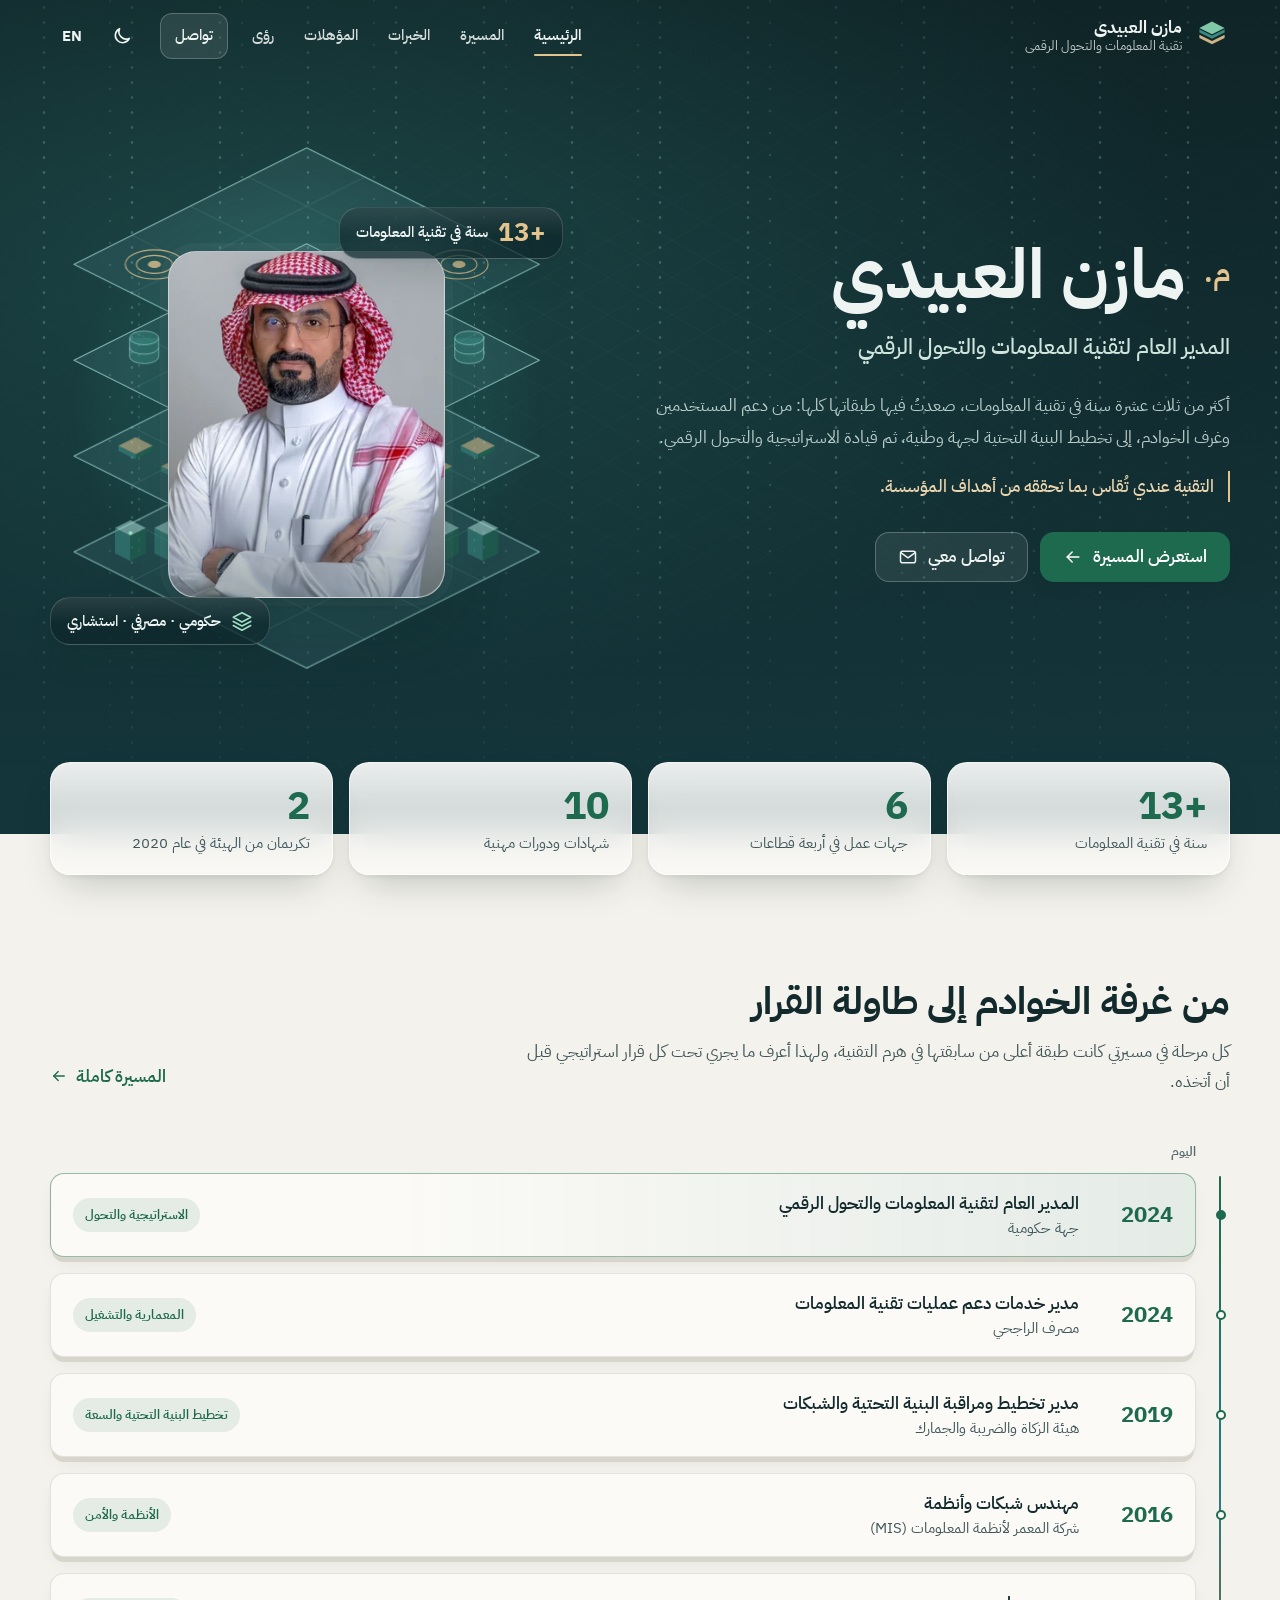
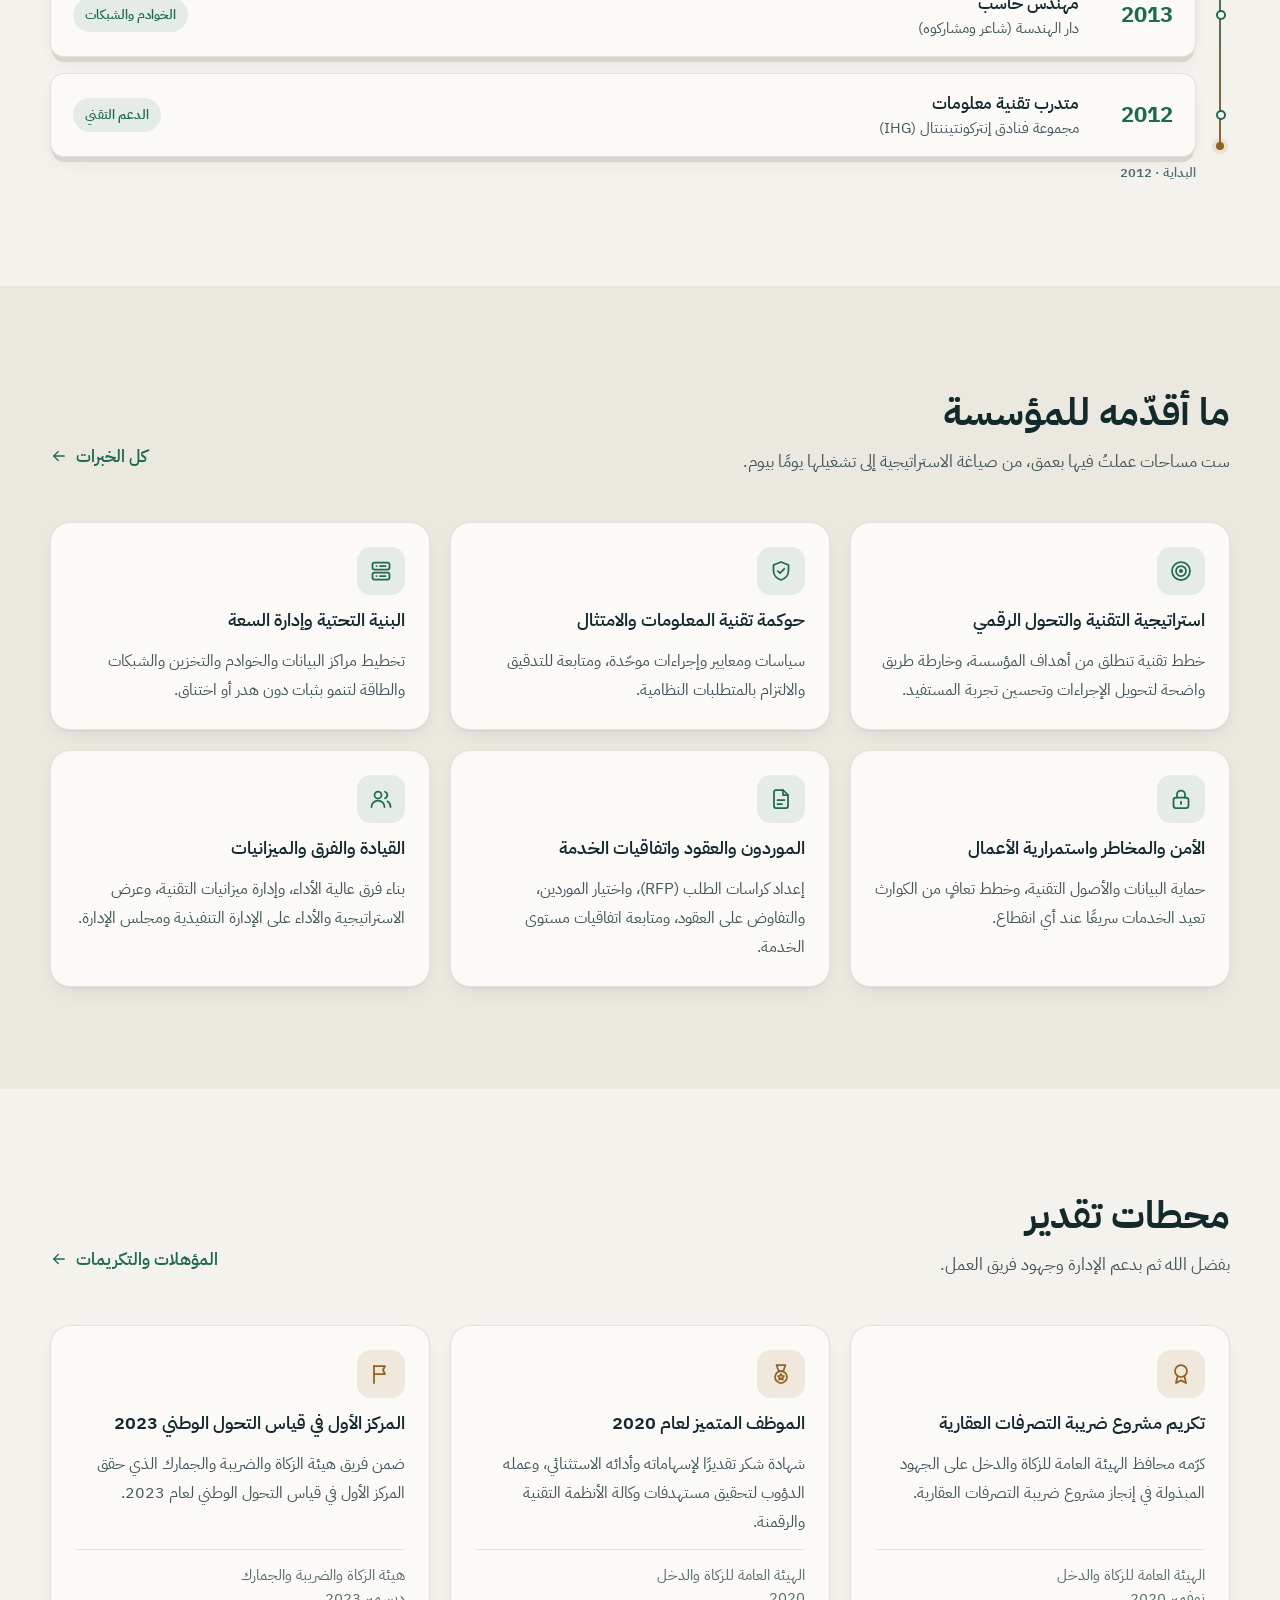
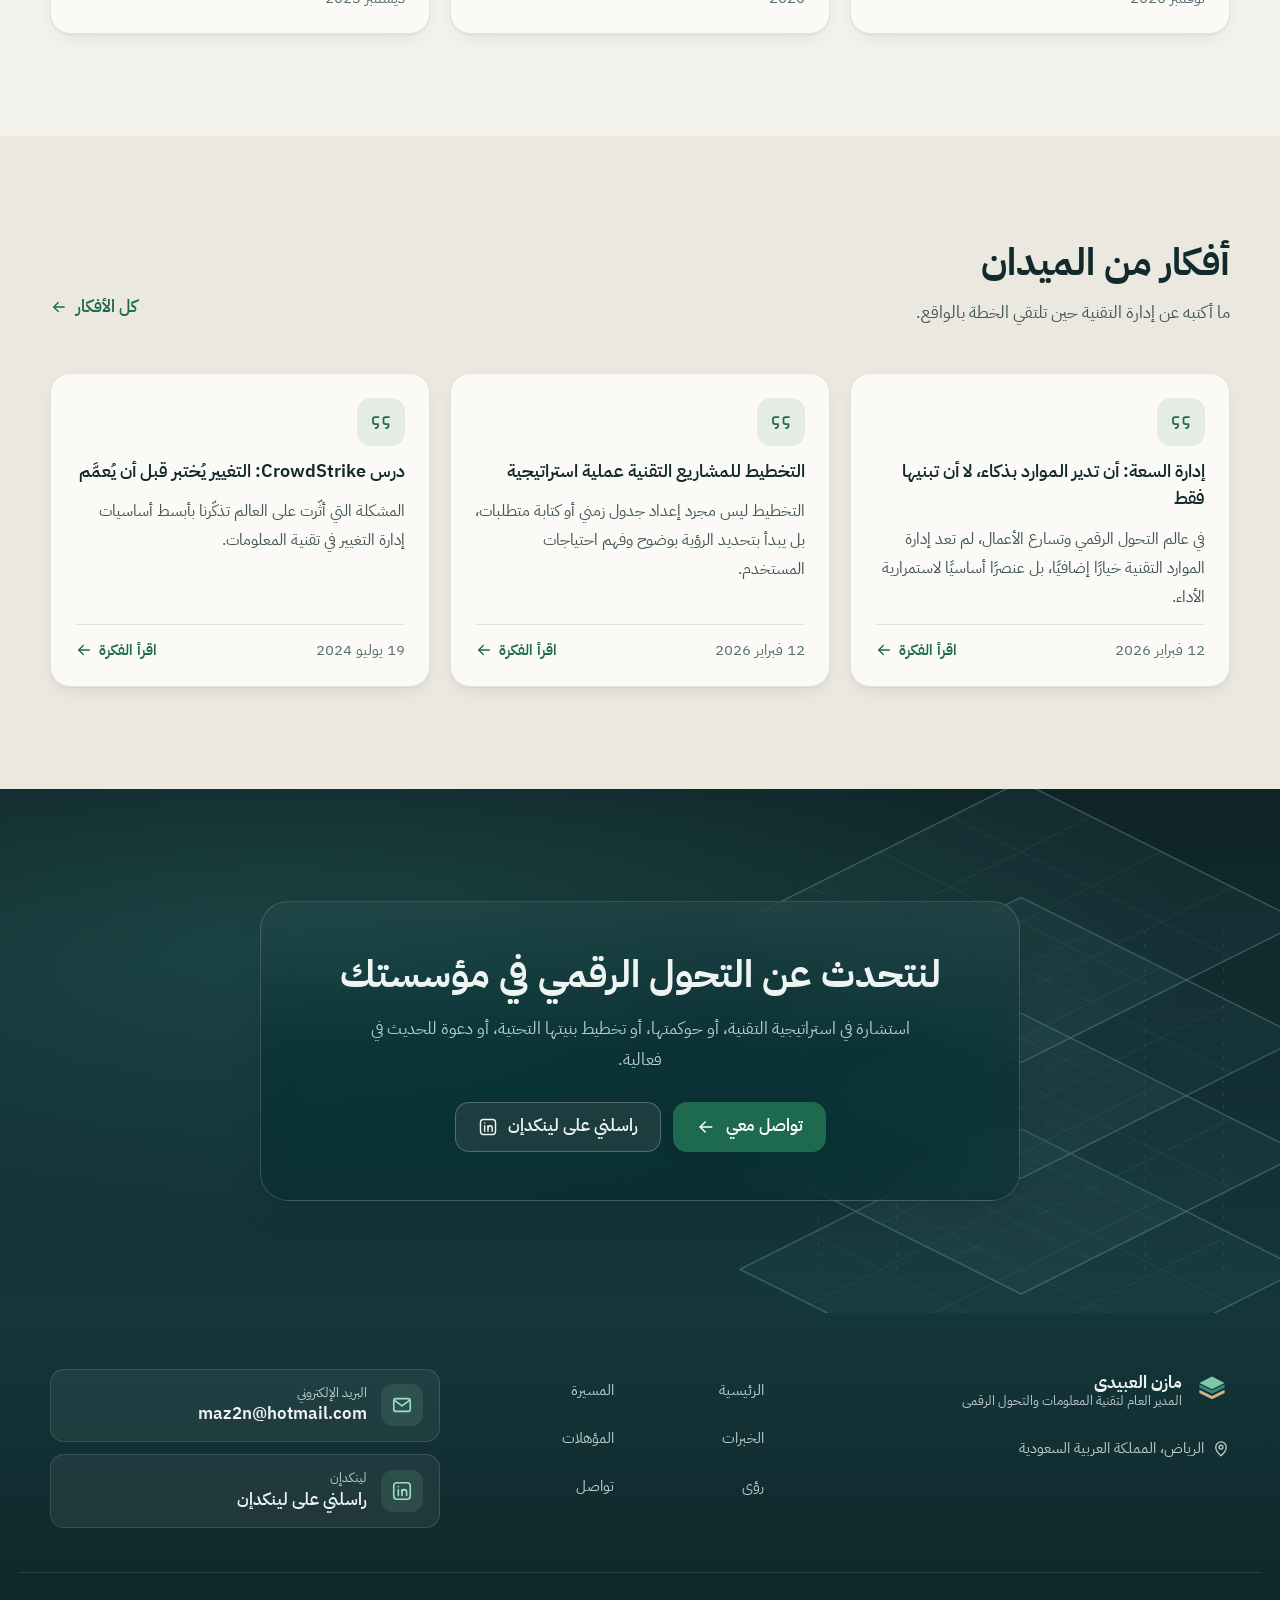
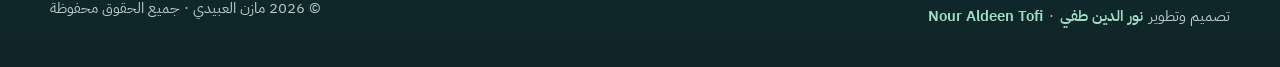
<file: en/index.html>
<!doctype html>
<html lang="en" dir="ltr" data-page="home" data-alt="../index.html">
<head>
<meta charset="utf-8">
<meta name="viewport" content="width=device-width, initial-scale=1, viewport-fit=cover">
<title>Mazen Alobaidi — General Manager, IT &amp; Digital Transformation</title>
<meta name="description" content="The personal site of Eng. Mazen Alobaidi: 13+ years in IT, from infrastructure and data centres to leading technology strategy, governance and digital transformation.">
<meta name="robots" content="noindex, nofollow">
<meta name="author" content="Mazen Alobaidi">
<meta name="theme-color" content="#0f2427">
<link rel="canonical" href="https://nouraldeentofi.github.io/mazen-alobaidi/en/">
<link rel="alternate" hreflang="ar" href="https://nouraldeentofi.github.io/mazen-alobaidi/">
<link rel="alternate" hreflang="en" href="https://nouraldeentofi.github.io/mazen-alobaidi/en/">
<link rel="alternate" hreflang="x-default" href="https://nouraldeentofi.github.io/mazen-alobaidi/">
<meta property="og:type" content="profile">
<meta property="og:site_name" content="Mazen Alobaidi">
<meta property="og:title" content="Mazen Alobaidi — General Manager, IT &amp; Digital Transformation">
<meta property="og:description" content="The personal site of Eng. Mazen Alobaidi: 13+ years in IT, from infrastructure and data centres to leading technology strategy, governance and digital transformation.">
<meta property="og:url" content="https://nouraldeentofi.github.io/mazen-alobaidi/en/">
<meta property="og:image" content="https://nouraldeentofi.github.io/mazen-alobaidi/assets/img/og.jpg">
<meta property="og:image:width" content="1200">
<meta property="og:image:height" content="630">
<meta property="og:locale" content="en_US">
<meta property="og:locale:alternate" content="ar_SA">
<meta name="twitter:card" content="summary_large_image">
<meta name="twitter:title" content="Mazen Alobaidi — General Manager, IT &amp; Digital Transformation">
<meta name="twitter:description" content="The personal site of Eng. Mazen Alobaidi: 13+ years in IT, from infrastructure and data centres to leading technology strategy, governance and digital transformation.">
<meta name="twitter:image" content="https://nouraldeentofi.github.io/mazen-alobaidi/assets/img/og.jpg">
<link rel="icon" href="../assets/img/favicon.svg" type="image/svg+xml">
<link rel="apple-touch-icon" href="../assets/img/apple-touch-icon.png">
<link rel="help" type="text/plain" href="../llms.txt" title="llms.txt">
<link rel="preload" href="../assets/fonts/plex-lat-400.woff2" as="font" type="font/woff2" crossorigin><link rel="preload" href="../assets/fonts/plex-lat-700.woff2" as="font" type="font/woff2" crossorigin>
<link rel="stylesheet" href="../assets/style.css?v=a3cc9743">
<script>(function(){var d=document.documentElement,t;d.classList.add('js');setTimeout(function(){if(!window.__maReady)d.classList.remove('js')},3500);try{t=localStorage.getItem('mazen-alobaidi:theme')}catch(e){}if(t!=='light'&&t!=='dark'){t=matchMedia('(prefers-color-scheme: dark)').matches?'dark':'light'}d.setAttribute('data-theme',t);try{var L=localStorage.getItem('mazen-alobaidi:lang'),r=document.referrer,same=false;try{same=!!r&&new URL(r).origin===location.origin}catch(e){}if((L==='ar'||L==='en')&&L!==d.lang&&!same&&location.protocol!=='file:'){location.replace(d.getAttribute('data-alt'))}}catch(e){}})();</script>
<script type="application/ld+json">{"@context": "https://schema.org", "@type": "Person", "@id": "https://nouraldeentofi.github.io/mazen-alobaidi/#person", "name": "Mazen Alobaidi", "alternateName": ["مازن العبيدي", "م. مازن العبيدي", "مازن فهد العبيدي", "مازن فهد زايد العبيدي", "مازن عبيدي", "مازن العبيدى", "المهندس مازن العبيدي", "Mazen Alobaidi", "Mazen Al-Obaidi", "Mazen Al Obaidi", "Mazen AlObaidi", "Mazen Alobaidy", "Mazen Al-Obaidy", "Mazen Obaidi", "Mazen Fahad Alobaidi", "Mazen Fahd Alobaidi", "Eng. Mazen Alobaidi", "Mazen A."], "honorificPrefix": "Eng.", "jobTitle": ["المدير العام لتقنية المعلومات والتحول الرقمي", "General Manager, Information Technology & Digital Transformation"], "description": "The personal site of Eng. Mazen Alobaidi: 13+ years in IT, from infrastructure and data centres to leading technology strategy, governance and digital transformation.", "url": "https://nouraldeentofi.github.io/mazen-alobaidi/en/", "image": "https://nouraldeentofi.github.io/mazen-alobaidi/assets/img/mazen-600.jpg", "address": {"@type": "PostalAddress", "addressLocality": "Riyadh", "addressCountry": "SA"}, "homeLocation": {"@type": "City", "name": "Riyadh", "alternateName": "الرياض"}, "worksFor": {"@type": "GovernmentOrganization", "name": "Government entity — Riyadh", "alternateName": "جهة حكومية — الرياض"}, "hasOccupation": {"@type": "Occupation", "name": "General Manager, Information Technology & Digital Transformation", "alternateName": ["General Manager of Information Technology and Digital Transformation", "Chief Information Officer", "CIO", "VP of Information Technology", "IT General Manager", "Head of IT", "Digital Transformation Leader", "Enterprise Architecture Consultant", "IT Strategy Consultant", "IT Infrastructure Director", "المدير العام لتقنية المعلومات والتحول الرقمي", "مدير عام تقنية المعلومات", "رئيس تقنية المعلومات", "نائب الرئيس لتقنية المعلومات", "قائد التحول الرقمي", "مستشار تقنية المعلومات", "مستشار التحول الرقمي", "مدير البنية التحتية التقنية"], "occupationLocation": {"@type": "City", "name": "Riyadh"}, "skills": "IT Strategy, Digital Transformation, IT Governance, Enterprise Architecture, TOGAF, Capacity Management, Data Center Architecture, High Availability Architecture, IT Infrastructure Planning, Cybersecurity, Risk Management, Business Continuity, Disaster Recovery, Vendor Management, RFP, Service Level Agreements, IT Budgeting, Change Management, Team Leadership, VMware vSphere"}, "knowsAbout": ["IT Strategy", "Digital Transformation", "IT Governance", "Enterprise Architecture", "TOGAF", "Capacity Management", "Data Center Architecture", "High Availability Architecture", "IT Infrastructure Planning", "Cybersecurity", "Risk Management", "Business Continuity", "Disaster Recovery", "Vendor Management", "RFP", "Service Level Agreements", "IT Budgeting", "Change Management", "Team Leadership", "VMware vSphere", "Windows Server", "ISO 27001", "Cloud Architecture", "استراتيجية تقنية المعلومات", "التحول الرقمي", "حوكمة تقنية المعلومات", "معمارية المؤسسة", "إدارة السعة", "مراكز البيانات", "استمرارية الأعمال", "إدارة المخاطر", "الأمن السيبراني"], "hasCredential": [{"@type": "EducationalOccupationalCredential", "credentialCategory": "degree", "name": "Bachelor's Degree, Computer Engineering", "recognizedBy": {"@type": "CollegeOrUniversity", "name": "Taif University", "alternateName": "جامعة الطائف"}}, {"@type": "EducationalOccupationalCredential", "credentialCategory": "certificate", "name": "Strategic Planning", "alternateName": "التخطيط الاستراتيجي", "recognizedBy": {"@type": "Organization", "name": "London Corporate Training"}}, {"@type": "EducationalOccupationalCredential", "credentialCategory": "certificate", "name": "TOGAF 9 Foundation and Certified Training", "alternateName": "تدريب TOGAF 9 التأسيسي والمعتمد", "recognizedBy": {"@type": "Organization", "name": "JODAYN"}}, {"@type": "EducationalOccupationalCredential", "credentialCategory": "certificate", "name": "Cloud Architecture: Advanced Concepts", "alternateName": "معمارية السحابة: مفاهيم متقدمة", "recognizedBy": {"@type": "Organization", "name": "LinkedIn Learning"}}, {"@type": "EducationalOccupationalCredential", "credentialCategory": "certificate", "name": "Learning Cloud Computing: Core Concepts", "alternateName": "الحوسبة السحابية: المفاهيم الأساسية", "recognizedBy": {"@type": "Organization", "name": "LinkedIn Learning"}}, {"@type": "EducationalOccupationalCredential", "credentialCategory": "certificate", "name": "vSphere 6.7 Foundations: Networking", "alternateName": "أساسيات شبكات vSphere 6.7", "recognizedBy": {"@type": "Organization", "name": "LinkedIn Learning"}}, {"@type": "EducationalOccupationalCredential", "credentialCategory": "certificate", "name": "VMware vSphere 6.5 Advanced Networking", "alternateName": "شبكات VMware vSphere 6.5 المتقدمة", "recognizedBy": {"@type": "Organization", "name": "LinkedIn Learning"}}, {"@type": "EducationalOccupationalCredential", "credentialCategory": "certificate", "name": "Microsoft SQL Server 2016: Installation and Administration", "alternateName": "تثبيت Microsoft SQL Server 2016 وإدارته", "recognizedBy": {"@type": "Organization", "name": "LinkedIn Learning"}}, {"@type": "EducationalOccupationalCredential", "credentialCategory": "certificate", "name": "Introduction to SAN and NAS Storage", "alternateName": "مقدمة في تخزين SAN وNAS", "recognizedBy": {"@type": "Organization", "name": "LinkedIn Learning"}}, {"@type": "EducationalOccupationalCredential", "credentialCategory": "certificate", "name": "Project Management Foundations: Small Projects", "alternateName": "أساسيات إدارة المشاريع: المشاريع الصغيرة", "recognizedBy": {"@type": "Organization", "name": "LinkedIn Learning"}}, {"@type": "EducationalOccupationalCredential", "credentialCategory": "certificate", "name": "Project Management Tips", "alternateName": "نصائح في إدارة المشاريع", "recognizedBy": {"@type": "Organization", "name": "LinkedIn Learning"}}], "award": ["Honoured for the Real Estate Transaction Tax project (Nov 2020)", "Distinguished employee of 2020 (2020)", "First place, National Transformation Measurement 2023 (Dec 2023)", "تكريم مشروع ضريبة التصرفات العقارية", "الموظف المتميز لعام 2020", "المركز الأول في قياس التحول الوطني 2023"], "alumniOf": [{"@type": "CollegeOrUniversity", "name": "Taif University", "alternateName": "جامعة الطائف"}, {"@type": "GovernmentOrganization", "name": "Zakat, Tax and Customs Authority", "alternateName": ["ZATCA", "هيئة الزكاة والضريبة والجمارك"]}, {"@type": "BankOrCreditUnion", "name": "Al Rajhi Bank", "alternateName": "مصرف الراجحي"}, {"@type": "Organization", "name": "Al Moammar Information Systems", "alternateName": ["MIS", "المعمر لأنظمة المعلومات"]}, {"@type": "Organization", "name": "Dar Al-Handasah (Shair and Partners)", "alternateName": "دار الهندسة"}, {"@type": "Organization", "name": "InterContinental Hotels Group", "alternateName": "IHG"}], "knowsLanguage": [{"@type": "Language", "name": "Arabic", "alternateName": "ar"}, {"@type": "Language", "name": "English", "alternateName": "en"}], "sameAs": ["https://www.linkedin.com/in/mazen-a-08a4165a/"], "email": "mailto:maz2n@hotmail.com"}</script><script type="application/ld+json">{"@context": "https://schema.org", "@type": "ProfilePage", "@id": "https://nouraldeentofi.github.io/mazen-alobaidi/en/#page", "url": "https://nouraldeentofi.github.io/mazen-alobaidi/en/", "name": "Mazen Alobaidi — General Manager, IT & Digital Transformation", "description": "The personal site of Eng. Mazen Alobaidi: 13+ years in IT, from infrastructure and data centres to leading technology strategy, governance and digital transformation.", "inLanguage": "en", "isPartOf": {"@type": "WebSite", "@id": "https://nouraldeentofi.github.io/mazen-alobaidi/#site", "name": "Mazen Alobaidi", "url": "https://nouraldeentofi.github.io/mazen-alobaidi/"}, "about": {"@id": "https://nouraldeentofi.github.io/mazen-alobaidi/#person"}, "mainEntity": {"@id": "https://nouraldeentofi.github.io/mazen-alobaidi/#person"}}</script><script type="application/ld+json">{"@context": "https://schema.org", "@type": "BreadcrumbList", "itemListElement": [{"@type": "ListItem", "position": 1, "name": "Home", "item": "https://nouraldeentofi.github.io/mazen-alobaidi/en/"}]}</script>
</head>
<body>
<a class="skip" href="#main">Skip to content</a>
<svg class="sprite" aria-hidden="true" focusable="false" xmlns="http://www.w3.org/2000/svg"><symbol id="i-home" viewBox="0 0 24 24"><path d="M3 10.5 12 3l9 7.5"/><path d="M5 9.5V21h14V9.5"/><path d="M10 21v-6h4v6"/></symbol><symbol id="i-stairs" viewBox="0 0 24 24"><path d="M3 20h5v-5h5v-5h5V5h3"/></symbol><symbol id="i-layers" viewBox="0 0 24 24"><path d="M12 3 2.5 8 12 13l9.5-5L12 3Z"/><path d="m2.5 12.5 9.5 5 9.5-5"/><path d="m2.5 17 9.5 5 9.5-5"/></symbol><symbol id="i-award" viewBox="0 0 24 24"><circle cx="12" cy="9" r="6"/><path d="M8.6 14 7 21l5-2.6 5 2.6-1.6-7"/></symbol><symbol id="i-medal" viewBox="0 0 24 24"><path d="M7.5 3h9l-2.2 6h-4.6L7.5 3Z"/><circle cx="12" cy="15" r="6"/><path d="m12 12 .9 1.9 2.1.3-1.5 1.4.4 2.1-1.9-1-1.9 1 .4-2.1-1.5-1.4 2.1-.3L12 12Z"/></symbol><symbol id="i-flag" viewBox="0 0 24 24"><path d="M5 21V4"/><path d="M5 4h11l-2 4 2 4H5"/></symbol><symbol id="i-bulb" viewBox="0 0 24 24"><path d="M9 18h6"/><path d="M10 21h4"/><path d="M12 3a6 6 0 0 0-3.6 10.8c.6.5 1 1.2 1 2V17h5.2v-1.2c0-.8.4-1.5 1-2A6 6 0 0 0 12 3Z"/></symbol><symbol id="i-mail" viewBox="0 0 24 24"><rect x="3" y="5" width="18" height="14" rx="2.5"/><path d="m3.8 7 8.2 6 8.2-6"/></symbol><symbol id="i-linkedin" viewBox="0 0 24 24"><rect x="3" y="3" width="18" height="18" rx="3.5"/><path d="M8 10.5V17"/><path d="M8 7.2v.1"/><path d="M12 17v-6.5"/><path d="M12 13.6c0-1.9 1.1-3.1 2.7-3.1 1.5 0 2.3 1 2.3 2.8V17"/></symbol><symbol id="i-pin" viewBox="0 0 24 24"><path d="M12 21s-7-6.2-7-11.5a7 7 0 0 1 14 0C19 14.8 12 21 12 21Z"/><circle cx="12" cy="9.5" r="2.5"/></symbol><symbol id="i-arrow" viewBox="0 0 24 24"><path d="M5 12h14"/><path d="m13 6 6 6-6 6"/></symbol><symbol id="i-back" viewBox="0 0 24 24"><path d="M19 12H5"/><path d="m11 18-6-6 6-6"/></symbol><symbol id="i-chev" viewBox="0 0 24 24"><path d="m6 9 6 6 6-6"/></symbol><symbol id="i-sun" viewBox="0 0 24 24"><circle cx="12" cy="12" r="4"/><path d="M12 2.5v2M12 19.5v2M4.6 4.6 6 6M18 18l1.4 1.4M2.5 12h2M19.5 12h2M4.6 19.4 6 18M18 6l1.4-1.4"/></symbol><symbol id="i-moon" viewBox="0 0 24 24"><path d="M20 14.6A8 8 0 0 1 9.4 4 8 8 0 1 0 20 14.6Z"/></symbol><symbol id="i-target" viewBox="0 0 24 24"><circle cx="12" cy="12" r="9"/><circle cx="12" cy="12" r="5"/><circle cx="12" cy="12" r="1.2"/></symbol><symbol id="i-shield" viewBox="0 0 24 24"><path d="M12 3 4.5 6v5.6c0 4.4 3.1 8.2 7.5 9.4 4.4-1.2 7.5-5 7.5-9.4V6L12 3Z"/><path d="m8.8 12 2.2 2.2 4.2-4.4"/></symbol><symbol id="i-server" viewBox="0 0 24 24"><rect x="3.5" y="3.5" width="17" height="7" rx="2"/><rect x="3.5" y="13.5" width="17" height="7" rx="2"/><path d="M7.5 7h.1M7.5 17h.1"/><path d="M11 7h5.5M11 17h5.5"/></symbol><symbol id="i-refresh" viewBox="0 0 24 24"><path d="M3.5 12a8.5 8.5 0 0 1 14.7-5.8L20.5 8.5"/><path d="M20.5 3.5v5h-5"/><path d="M20.5 12a8.5 8.5 0 0 1-14.7 5.8L3.5 15.5"/><path d="M3.5 20.5v-5h5"/></symbol><symbol id="i-lock" viewBox="0 0 24 24"><rect x="4.5" y="10.5" width="15" height="10.5" rx="2.5"/><path d="M8 10.5V7.5a4 4 0 0 1 8 0v3"/><path d="M12 14.5v2.5"/></symbol><symbol id="i-file" viewBox="0 0 24 24"><path d="M14 3H7a2 2 0 0 0-2 2v14a2 2 0 0 0 2 2h10a2 2 0 0 0 2-2V8l-5-5Z"/><path d="M14 3v5h5"/><path d="M8.5 13h7M8.5 17h4.5"/></symbol><symbol id="i-users" viewBox="0 0 24 24"><circle cx="9" cy="8" r="3.5"/><path d="M2.5 20a6.5 6.5 0 0 1 13 0"/><path d="M16 4.7a3.5 3.5 0 0 1 0 6.6"/><path d="M18.4 14.3A6.5 6.5 0 0 1 21.5 20"/></symbol><symbol id="i-calendar" viewBox="0 0 24 24"><rect x="3.5" y="5" width="17" height="15.5" rx="2.5"/><path d="M3.5 10h17M8 3v4M16 3v4"/></symbol><symbol id="i-cap" viewBox="0 0 24 24"><path d="M22 9 12 4 2 9l10 5 10-5Z"/><path d="M6 11.2V16c0 1.7 2.7 3 6 3s6-1.3 6-3v-4.8"/><path d="M22 9v6"/></symbol><symbol id="i-landmark" viewBox="0 0 24 24"><path d="M3 21h18"/><path d="M5.5 18V10.5M10 18v-7.5M14 18v-7.5M18.5 18v-7.5"/><path d="M3 10.5 12 4l9 6.5H3Z"/></symbol><symbol id="i-bank" viewBox="0 0 24 24"><path d="M3 21h18"/><path d="M4 18h16"/><path d="M6 18v-6M10 18v-6M14 18v-6M18 18v-6"/><path d="M3.5 9.5 12 4.5l8.5 5H3.5Z"/><path d="M12 7.2v.1"/></symbol><symbol id="i-building" viewBox="0 0 24 24"><rect x="5" y="3" width="14" height="18" rx="1.5"/><path d="M9 7h2M13 7h2M9 11h2M13 11h2M9 15h2M13 15h2"/><path d="M10.5 21v-2.5h3V21"/></symbol><symbol id="i-bed" viewBox="0 0 24 24"><path d="M3 19V6"/><path d="M3 14h18v5"/><path d="M21 14v-1.5A3.5 3.5 0 0 0 17.5 9H11v5"/><circle cx="7" cy="11" r="2"/></symbol><symbol id="i-copy" viewBox="0 0 24 24"><rect x="8.5" y="8.5" width="12" height="12" rx="2.5"/><path d="M15.5 8.5V6A2.5 2.5 0 0 0 13 3.5H6A2.5 2.5 0 0 0 3.5 6v7A2.5 2.5 0 0 0 6 15.5h2.5"/></symbol><symbol id="i-send" viewBox="0 0 24 24"><path d="M21 3 10.5 13.5"/><path d="M21 3 14.5 21l-4-7.5L3 9.5 21 3Z"/></symbol><symbol id="i-check" viewBox="0 0 24 24"><path d="m5 12.5 4.5 4.5L19 7.5"/></symbol><symbol id="i-external" viewBox="0 0 24 24"><path d="M14 4h6v6"/><path d="M20 4 11 13"/><path d="M18 14v4a2 2 0 0 1-2 2H6a2 2 0 0 1-2-2V8a2 2 0 0 1 2-2h4"/></symbol><symbol id="i-quote" viewBox="0 0 24 24"><path d="M9.5 7H6a2 2 0 0 0-2 2v3a2 2 0 0 0 2 2h3v1.5A2.5 2.5 0 0 1 6.5 18"/><path d="M20 7h-3.5a2 2 0 0 0-2 2v3a2 2 0 0 0 2 2h3v1.5A2.5 2.5 0 0 1 17 18"/></symbol><symbol id="i-plus" viewBox="0 0 24 24"><path d="M12 5v14M5 12h14"/></symbol></svg>
<div class="bg-grid" aria-hidden="true"></div>
<header class="site-header is-home" id="top">
<div class="bar wrap">
<div class="bar-start"><a class="brand" href="index.html"><svg class="mark" viewBox="0 0 40 40" aria-hidden="true" focusable="false"><path class="m3" d="M20 25.5 6 18.5v3.6l14 7 14-7v-3.6l-14 7Z"/><path class="m2" d="M20 19.5 6 12.5v3.6l14 7 14-7v-3.6l-14 7Z"/><path class="m1" d="M20 4 6 11l14 7 14-7-14-7Z"/></svg><span class="brand-text"><span class="brand-name">Mazen Alobaidi</span><span class="brand-role">IT &amp; Digital Transformation</span></span></a></div>
<nav class="main-nav" aria-label="Main navigation"><a class="nav-link" href="index.html" aria-current="page">Home</a><a class="nav-link" href="journey.html">Journey</a><a class="nav-link" href="expertise.html">Expertise</a><a class="nav-link" href="credentials.html">Credentials</a><a class="nav-link" href="insights.html">Insights</a><a class="nav-link nav-cta" href="contact.html">Contact</a></nav>
<div class="bar-end">
<button class="icon-btn theme-btn" type="button" aria-label="Toggle dark mode"><span class="swap"><svg class="ic i-moon" aria-hidden="true" focusable="false"><use href="#i-moon"/></svg><svg class="ic i-sun" aria-hidden="true" focusable="false"><use href="#i-sun"/></svg></span></button>
<a class="icon-btn lang-btn" href="../index.html" hreflang="ar" lang="ar" data-lang="ar" aria-label="ع — النسخة العربية">ع</a>
<a class="icon-btn only-mob" href="contact.html" aria-label="Get in touch"><svg class="ic" aria-hidden="true" focusable="false"><use href="#i-mail"/></svg></a>
</div>
</div>
<div class="progress" aria-hidden="true"><span></span></div>
</header>
<main id="main">

<section class="hero band" aria-labelledby="hero-name">
<div class="hero-bg" aria-hidden="true"><div class="data-cols"></div></div>
<div class="wrap hero-grid">
<div class="hero-text">
<h1 class="hero-name enter" id="hero-name" style="--e:1"><span class="hon">Eng.</span> Mazen Alobaidi</h1>
<p class="hero-role enter" style="--e:2">General Manager, Information Technology &amp; Digital Transformation</p>
<p class="hero-lead enter" style="--e:3">Thirteen-plus years in IT, climbing every layer of it: from user support and server rooms, to planning the infrastructure of a national authority, to leading technology strategy and digital transformation.</p>
<p class="hero-belief enter" style="--e:4">To me, technology is measured by the organisational goals it delivers.</p>
<div class="btn-row hero-ctas enter" style="--e:5"><a class="btn btn-primary shine" href="journey.html"><span>See the journey</span><svg class="ic dir-ic" aria-hidden="true" focusable="false"><use href="#i-arrow"/></svg></a><a class="btn btn-glass " href="contact.html"><span>Get in touch</span><svg class="ic" aria-hidden="true" focusable="false"><use href="#i-mail"/></svg></a></div>
</div>
<div class="hero-stage enter-zoom">
<div class="stage-art" aria-hidden="true"><svg class="stack" viewBox="0 0 600 640" aria-hidden="true" focusable="false" preserveAspectRatio="xMidYMid meet"><g class="st-conns"><line class="st-conn" x1="104" y1="486" x2="104" y2="150"/><line class="st-conn" x1="180" y1="486" x2="180" y2="150"/><line class="st-conn" x1="420" y1="486" x2="420" y2="150"/><line class="st-conn" x1="496" y1="486" x2="496" y2="150"/></g><g class="st-plane st-p3" style="--i:3"><polygon class="st-fill" points="300.0,350.0 572.0,486.0 300.0,622.0 28.0,486.0"/><path class="st-grid" d="M96.0,452.0L368.0,588.0M504.0,452.0L232.0,588.0M164.0,418.0L436.0,554.0M436.0,418.0L164.0,554.0M232.0,384.0L504.0,520.0M368.0,384.0L96.0,520.0"/><polygon class="st-edge" pathLength="1" points="300.0,350.0 572.0,486.0 300.0,622.0 28.0,486.0"/><g class="st-box"><polygon class="bx-l" points="76,458 94,467 94,497 76,488"/><polygon class="bx-r" points="94,467 112,458 112,488 94,497"/><polygon class="bx-t" points="94,449 112,458 94,467 76,458"/></g><g class="st-box"><polygon class="bx-l" points="122,458 140,467 140,497 122,488"/><polygon class="bx-r" points="140,467 158,458 158,488 140,497"/><polygon class="bx-t" points="140,449 158,458 140,467 122,458"/></g><g class="st-box"><polygon class="bx-l" points="442,458 460,467 460,497 442,488"/><polygon class="bx-r" points="460,467 478,458 478,488 460,497"/><polygon class="bx-t" points="460,449 478,458 460,467 442,458"/></g><g class="st-box"><polygon class="bx-l" points="488,458 506,467 506,497 488,488"/><polygon class="bx-r" points="506,467 524,458 524,488 506,497"/><polygon class="bx-t" points="506,449 524,458 506,467 488,458"/></g><circle class="st-led" cx="94" cy="464" r="2"/><circle class="st-led" style="--d:1.1s" cx="460" cy="464" r="2"/></g><g class="st-plane st-p2" style="--i:2"><polygon class="st-fill" points="300.0,238.0 572.0,374.0 300.0,510.0 28.0,374.0"/><path class="st-grid" d="M96.0,340.0L368.0,476.0M504.0,340.0L232.0,476.0M164.0,306.0L436.0,442.0M436.0,306.0L164.0,442.0M232.0,272.0L504.0,408.0M368.0,272.0L96.0,408.0"/><polygon class="st-edge" pathLength="1" points="300.0,238.0 572.0,374.0 300.0,510.0 28.0,374.0"/><g class="st-box st-flat"><polygon class="bx-l" points="80,362 100,372 100,378 80,368"/><polygon class="bx-r" points="100,372 120,362 120,368 100,378"/><polygon class="bx-t" points="100,352 120,362 100,372 80,362"/></g><g class="st-box st-flat"><polygon class="bx-l" points="130,386 150,396 150,402 130,392"/><polygon class="bx-r" points="150,396 170,386 170,392 150,402"/><polygon class="bx-t" points="150,376 170,386 150,396 130,386"/></g><g class="st-box st-flat"><polygon class="bx-l" points="430,386 450,396 450,402 430,392"/><polygon class="bx-r" points="450,396 470,386 470,392 450,402"/><polygon class="bx-t" points="450,376 470,386 450,396 430,386"/></g><g class="st-box st-flat"><polygon class="bx-l" points="480,362 500,372 500,378 480,368"/><polygon class="bx-r" points="500,372 520,362 520,368 500,378"/><polygon class="bx-t" points="500,352 520,362 500,372 480,362"/></g></g><g class="st-plane st-p1" style="--i:1"><polygon class="st-fill" points="300.0,126.0 572.0,262.0 300.0,398.0 28.0,262.0"/><path class="st-grid" d="M96.0,228.0L368.0,364.0M504.0,228.0L232.0,364.0M164.0,194.0L436.0,330.0M436.0,194.0L164.0,330.0M232.0,160.0L504.0,296.0M368.0,160.0L96.0,296.0"/><polygon class="st-edge" pathLength="1" points="300.0,126.0 572.0,262.0 300.0,398.0 28.0,262.0"/><g class="st-db"><path d="M93,236 v22 a17,8 0 0 0 34,0 v-22"/><ellipse cx="110" cy="236" rx="17" ry="8"/><path class="st-dbl" d="M93,247 a17,8 0 0 0 34,0"/></g><g class="st-db"><path d="M473,236 v22 a17,8 0 0 0 34,0 v-22"/><ellipse cx="490" cy="236" rx="17" ry="8"/><path class="st-dbl" d="M473,247 a17,8 0 0 0 34,0"/></g></g><g class="st-plane st-p0" style="--i:0"><polygon class="st-fill" points="300.0,14.0 572.0,150.0 300.0,286.0 28.0,150.0"/><path class="st-grid" d="M96.0,116.0L368.0,252.0M504.0,116.0L232.0,252.0M164.0,82.0L436.0,218.0M436.0,82.0L164.0,218.0M232.0,48.0L504.0,184.0M368.0,48.0L96.0,184.0"/><polygon class="st-edge" pathLength="1" points="300.0,14.0 572.0,150.0 300.0,286.0 28.0,150.0"/><g class="st-goal"><ellipse cx="122" cy="150" rx="34" ry="17"/><ellipse cx="122" cy="150" rx="21" ry="10.5"/><ellipse class="st-goal-c" cx="122" cy="150" rx="7" ry="3.5"/></g><g class="st-goal"><ellipse cx="478" cy="150" rx="34" ry="17"/><ellipse cx="478" cy="150" rx="21" ry="10.5"/><ellipse class="st-goal-c" cx="478" cy="150" rx="7" ry="3.5"/></g></g><g class="st-pulses"><circle class="st-pulse" style="--d:0.0s" cx="104" cy="486" r="3.2"/><circle class="st-pulse" style="--d:1.3s" cx="180" cy="486" r="3.2"/><circle class="st-pulse" style="--d:2.6s" cx="420" cy="486" r="3.2"/><circle class="st-pulse" style="--d:3.9s" cx="496" cy="486" r="3.2"/></g></svg></div>
<div class="portrait hero-portrait"><picture><source type="image/webp" srcset="../assets/img/mazen-400.webp 400w, ../assets/img/mazen-600.webp 600w" sizes="(max-width: 700px) 60vw, 360px"><img src="../assets/img/mazen-600.jpg" width="600" height="600" alt="Eng. Mazen Alobaidi" fetchpriority="high" decoding="async"></picture></div>
<div class="float f1 glass" aria-hidden="true"><span class="f-num" dir="ltr">13+</span><span class="f-txt">years in information technology</span></div>
<div class="float f2 glass" aria-hidden="true"><svg class="ic" aria-hidden="true" focusable="false"><use href="#i-layers"/></svg><span class="f-txt">Government · Banking · Consulting</span></div>
</div>
</div>
</section>

<section class="stats-sec" aria-label="At a glance">
<div class="wrap"><div class="stats"><div class="stat glass reveal" style="--r:0"><span class="stat-num" dir="ltr"><span class="count" data-to="13" style="--w:2ch">13</span>+</span><span class="stat-label">years in information technology</span></div><div class="stat glass reveal" style="--r:1"><span class="stat-num" dir="ltr"><span class="count" data-to="6" style="--w:1ch">6</span></span><span class="stat-label">organisations across four sectors</span></div><div class="stat glass reveal" style="--r:2"><span class="stat-num" dir="ltr"><span class="count" data-to="10" style="--w:2ch">10</span></span><span class="stat-label">professional certifications</span></div><div class="stat glass reveal" style="--r:3"><span class="stat-num" dir="ltr"><span class="count" data-to="2" style="--w:1ch">2</span></span><span class="stat-label">honours from the Authority in 2020</span></div></div></div>
</section>

<section class="sec" aria-labelledby="stack-t">
<div class="wrap">
<div class="sec-head "><div class="sec-head-text"><h2 id="stack-t" class="sec-title reveal from-start">From the server room to the decision table</h2><p class="sec-lead reveal">Each stage of my career sat one layer higher in the technology stack, so I know what runs beneath every strategic decision before I make it.</p></div><a class="text-link reveal" href="journey.html">The full journey<svg class="ic dir-ic" aria-hidden="true" focusable="false"><use href="#i-arrow"/></svg></a></div>
<div class="slabs-wrap">
<span class="slabs-cap cap-top">Today</span>
<ol class="slabs" reversed><li class="slab reveal" style="--r:5"><span class="slab-year" dir="ltr">2024</span><span class="slab-main"><span class="slab-role">General Manager of Information Technology &amp; Digital Transformation</span><span class="slab-org">Government entity</span></span><span class="slab-layer">Strategy &amp; transformation</span></li><li class="slab reveal" style="--r:4"><span class="slab-year" dir="ltr">2024</span><span class="slab-main"><span class="slab-role">Director, IT Operations Support Services</span><span class="slab-org">Al Rajhi Bank</span></span><span class="slab-layer">Architecture &amp; operations</span></li><li class="slab reveal" style="--r:3"><span class="slab-year" dir="ltr">2019</span><span class="slab-main"><span class="slab-role">Director, IT Infrastructure &amp; Network Planning and Monitoring</span><span class="slab-org">Zakat, Tax and Customs Authority</span></span><span class="slab-layer">Infrastructure &amp; capacity planning</span></li><li class="slab reveal" style="--r:2"><span class="slab-year" dir="ltr">2016</span><span class="slab-main"><span class="slab-role">Network &amp; Systems Engineer</span><span class="slab-org">Al Moammar Information Systems (MIS)</span></span><span class="slab-layer">Systems &amp; security</span></li><li class="slab reveal" style="--r:1"><span class="slab-year" dir="ltr">2013</span><span class="slab-main"><span class="slab-role">Computer Engineer</span><span class="slab-org">Dar Al-Handasah (Shair and Partners)</span></span><span class="slab-layer">Servers &amp; networks</span></li><li class="slab reveal" style="--r:0"><span class="slab-year" dir="ltr">2012</span><span class="slab-main"><span class="slab-role">IT Trainee</span><span class="slab-org">InterContinental Hotels Group (IHG)</span></span><span class="slab-layer">Technical support</span></li></ol>
<span class="slabs-cap cap-bottom">The start · 2012</span>
</div>
</div>
</section>

<section class="sec sec-alt" aria-labelledby="exp-t">
<div class="wrap">
<div class="sec-head "><div class="sec-head-text"><h2 id="exp-t" class="sec-title reveal from-start">What I bring to an organisation</h2><p class="sec-lead reveal">Six areas I have worked in deeply, from shaping the strategy to running it day to day.</p></div><a class="text-link reveal" href="expertise.html">All expertise<svg class="ic dir-ic" aria-hidden="true" focusable="false"><use href="#i-arrow"/></svg></a></div>
<div class="swipe grid-3"><div class="swipe-track" tabindex="0" role="group" aria-label="What I bring to an organisation"><article class="card x-card reveal" style="--r:0"><span class="tile"><svg class="ic" aria-hidden="true" focusable="false"><use href="#i-target"/></svg></span><h3 class="card-title">Technology strategy &amp; digital transformation</h3><p class="card-text clamp-3">Technology plans that start from the organisation&#x27;s goals, with a clear roadmap to transform processes and improve the customer experience.</p></article><article class="card x-card reveal" style="--r:1"><span class="tile"><svg class="ic" aria-hidden="true" focusable="false"><use href="#i-shield"/></svg></span><h3 class="card-title">IT governance &amp; compliance</h3><p class="card-text clamp-3">Unified policies, standards and procedures, with IT audits and regulatory compliance kept on track.</p></article><article class="card x-card reveal" style="--r:2"><span class="tile"><svg class="ic" aria-hidden="true" focusable="false"><use href="#i-server"/></svg></span><h3 class="card-title">Infrastructure &amp; capacity</h3><p class="card-text clamp-3">Planning data centres, servers, storage, networks and power to grow steadily without waste or bottlenecks.</p></article><article class="card x-card reveal" style="--r:3"><span class="tile"><svg class="ic" aria-hidden="true" focusable="false"><use href="#i-lock"/></svg></span><h3 class="card-title">Security, risk &amp; business continuity</h3><p class="card-text clamp-3">Protecting data and technology assets, with disaster-recovery plans that bring services back quickly after any disruption.</p></article><article class="card x-card reveal" style="--r:4"><span class="tile"><svg class="ic" aria-hidden="true" focusable="false"><use href="#i-file"/></svg></span><h3 class="card-title">Vendors, contracts &amp; SLAs</h3><p class="card-text clamp-3">Writing RFPs, selecting vendors, negotiating contracts and holding partners to their SLAs.</p></article><article class="card x-card reveal" style="--r:5"><span class="tile"><svg class="ic" aria-hidden="true" focusable="false"><use href="#i-users"/></svg></span><h3 class="card-title">Leadership, teams &amp; budgets</h3><p class="card-text clamp-3">Building high-performing teams, managing technology budgets, and presenting strategy and performance to the executive team and the board.</p></article></div><div class="dots"><button class="dot" type="button" aria-label="Card 1 of 6"></button><button class="dot" type="button" aria-label="Card 2 of 6"></button><button class="dot" type="button" aria-label="Card 3 of 6"></button><button class="dot" type="button" aria-label="Card 4 of 6"></button><button class="dot" type="button" aria-label="Card 5 of 6"></button><button class="dot" type="button" aria-label="Card 6 of 6"></button></div></div>
</div>
</section>

<section class="sec" aria-labelledby="rec-t">
<div class="wrap">
<div class="sec-head "><div class="sec-head-text"><h2 id="rec-t" class="sec-title reveal from-start">Moments of recognition</h2><p class="sec-lead reveal">By the grace of God, then the support of leadership and the work of the team.</p></div><a class="text-link reveal" href="credentials.html">Credentials &amp; recognition<svg class="ic dir-ic" aria-hidden="true" focusable="false"><use href="#i-arrow"/></svg></a></div>
<div class="swipe grid-3"><div class="swipe-track" tabindex="0" role="group" aria-label="Moments of recognition"><article class="card r-card reveal" style="--r:0"><span class="tile tile-sand"><svg class="ic" aria-hidden="true" focusable="false"><use href="#i-award"/></svg></span><h3 class="card-title">Honoured for the Real Estate Transaction Tax project</h3><p class="card-text clamp-3">Honoured by the Governor of the General Authority of Zakat and Tax for his efforts in delivering the Real Estate Transaction Tax project.</p><p class="card-foot"><span>General Authority of Zakat and Tax</span><span class="date">Nov 2020</span></p></article><article class="card r-card reveal" style="--r:1"><span class="tile tile-sand"><svg class="ic" aria-hidden="true" focusable="false"><use href="#i-medal"/></svg></span><h3 class="card-title">Distinguished employee of 2020</h3><p class="card-text clamp-3">A certificate of thanks for his contributions and exceptional performance, and his work toward the targets of the Technical Systems &amp; Digitisation Agency.</p><p class="card-foot"><span>General Authority of Zakat and Tax</span><span class="date">2020</span></p></article><article class="card r-card reveal" style="--r:2"><span class="tile tile-sand"><svg class="ic" aria-hidden="true" focusable="false"><use href="#i-flag"/></svg></span><h3 class="card-title">First place, National Transformation Measurement 2023</h3><p class="card-text clamp-3">Part of the Zakat, Tax and Customs Authority team that took first place in the 2023 National Transformation Measurement.</p><p class="card-foot"><span>Zakat, Tax and Customs Authority</span><span class="date">Dec 2023</span></p></article></div><div class="dots"><button class="dot" type="button" aria-label="Card 1 of 3"></button><button class="dot" type="button" aria-label="Card 2 of 3"></button><button class="dot" type="button" aria-label="Card 3 of 3"></button></div></div>
</div>
</section>

<section class="sec sec-alt" aria-labelledby="ideas-t">
<div class="wrap">
<div class="sec-head "><div class="sec-head-text"><h2 id="ideas-t" class="sec-title reveal from-start">Notes from the field</h2><p class="sec-lead reveal">What I write about running technology when the plan meets reality.</p></div><a class="text-link reveal" href="insights.html">All insights<svg class="ic dir-ic" aria-hidden="true" focusable="false"><use href="#i-arrow"/></svg></a></div>
<div class="swipe grid-3"><div class="swipe-track" tabindex="0" role="group" aria-label="Notes from the field"><a class="card i-card reveal" style="--r:0" href="insights.html#capacity"><span class="tile"><svg class="ic" aria-hidden="true" focusable="false"><use href="#i-quote"/></svg></span><h3 class="card-title clamp-2">Capacity management: running resources wisely, not just building them</h3><p class="card-text clamp-3">In a world of digital transformation and fast-moving business, managing technology resources is no longer optional — it is essential to sustained performance.</p><p class="card-foot"><span class="date">12 Feb 2026</span><span class="more"><span class="more-t">Read the piece</span><svg class="ic dir-ic" aria-hidden="true" focusable="false"><use href="#i-arrow"/></svg></span></p></a><a class="card i-card reveal" style="--r:1" href="insights.html#planning"><span class="tile"><svg class="ic" aria-hidden="true" focusable="false"><use href="#i-quote"/></svg></span><h3 class="card-title clamp-2">Planning a technology project is a strategic process</h3><p class="card-text clamp-3">Planning is not just drawing up a timeline or writing requirements; it starts with a clear vision and an understanding of user needs.</p><p class="card-foot"><span class="date">12 Feb 2026</span><span class="more"><span class="more-t">Read the piece</span><svg class="ic dir-ic" aria-hidden="true" focusable="false"><use href="#i-arrow"/></svg></span></p></a><a class="card i-card reveal" style="--r:2" href="insights.html#change"><span class="tile"><svg class="ic" aria-hidden="true" focusable="false"><use href="#i-quote"/></svg></span><h3 class="card-title clamp-2">The CrowdStrike lesson: test a change before it spreads</h3><p class="card-text clamp-3">The outage that hit the whole world is a reminder of the most basic rule of IT change management.</p><p class="card-foot"><span class="date">19 Jul 2024</span><span class="more"><span class="more-t">Read the piece</span><svg class="ic dir-ic" aria-hidden="true" focusable="false"><use href="#i-arrow"/></svg></span></p></a></div><div class="dots"><button class="dot" type="button" aria-label="Card 1 of 3"></button><button class="dot" type="button" aria-label="Card 2 of 3"></button><button class="dot" type="button" aria-label="Card 3 of 3"></button></div></div>
</div>
</section>
<section class="band cta-band" aria-labelledby="cta-t">
<div class="band-art" aria-hidden="true"><svg class="stack stack-mini" viewBox="0 0 600 640" aria-hidden="true" focusable="false" preserveAspectRatio="xMidYMid meet"><g class="st-conns"><line class="st-conn" x1="104" y1="486" x2="104" y2="150"/><line class="st-conn" x1="180" y1="486" x2="180" y2="150"/><line class="st-conn" x1="420" y1="486" x2="420" y2="150"/><line class="st-conn" x1="496" y1="486" x2="496" y2="150"/></g><g class="st-plane st-p3" style="--i:3"><polygon class="st-fill" points="300.0,350.0 572.0,486.0 300.0,622.0 28.0,486.0"/><path class="st-grid" d="M96.0,452.0L368.0,588.0M504.0,452.0L232.0,588.0M164.0,418.0L436.0,554.0M436.0,418.0L164.0,554.0M232.0,384.0L504.0,520.0M368.0,384.0L96.0,520.0"/><polygon class="st-edge" pathLength="1" points="300.0,350.0 572.0,486.0 300.0,622.0 28.0,486.0"/></g><g class="st-plane st-p2" style="--i:2"><polygon class="st-fill" points="300.0,238.0 572.0,374.0 300.0,510.0 28.0,374.0"/><path class="st-grid" d="M96.0,340.0L368.0,476.0M504.0,340.0L232.0,476.0M164.0,306.0L436.0,442.0M436.0,306.0L164.0,442.0M232.0,272.0L504.0,408.0M368.0,272.0L96.0,408.0"/><polygon class="st-edge" pathLength="1" points="300.0,238.0 572.0,374.0 300.0,510.0 28.0,374.0"/></g><g class="st-plane st-p1" style="--i:1"><polygon class="st-fill" points="300.0,126.0 572.0,262.0 300.0,398.0 28.0,262.0"/><path class="st-grid" d="M96.0,228.0L368.0,364.0M504.0,228.0L232.0,364.0M164.0,194.0L436.0,330.0M436.0,194.0L164.0,330.0M232.0,160.0L504.0,296.0M368.0,160.0L96.0,296.0"/><polygon class="st-edge" pathLength="1" points="300.0,126.0 572.0,262.0 300.0,398.0 28.0,262.0"/></g><g class="st-plane st-p0" style="--i:0"><polygon class="st-fill" points="300.0,14.0 572.0,150.0 300.0,286.0 28.0,150.0"/><path class="st-grid" d="M96.0,116.0L368.0,252.0M504.0,116.0L232.0,252.0M164.0,82.0L436.0,218.0M436.0,82.0L164.0,218.0M232.0,48.0L504.0,184.0M368.0,48.0L96.0,184.0"/><polygon class="st-edge" pathLength="1" points="300.0,14.0 572.0,150.0 300.0,286.0 28.0,150.0"/></g><g class="st-pulses"><circle class="st-pulse" style="--d:0.0s" cx="104" cy="486" r="3.2"/><circle class="st-pulse" style="--d:1.3s" cx="180" cy="486" r="3.2"/><circle class="st-pulse" style="--d:2.6s" cx="420" cy="486" r="3.2"/><circle class="st-pulse" style="--d:3.9s" cx="496" cy="486" r="3.2"/></g></svg></div>
<div class="wrap">
<div class="cta-card glass reveal">
<h2 class="cta-title" id="cta-t">Let&#x27;s talk about your organisation&#x27;s digital transformation</h2>
<p class="cta-lead">Advice on technology strategy, governance or infrastructure planning, or an invitation to speak at an event.</p>
<div class="btn-row"><a class="btn btn-primary shine" href="contact.html"><span>Get in touch</span><svg class="ic dir-ic" aria-hidden="true" focusable="false"><use href="#i-arrow"/></svg></a><a class="btn btn-glass " href="https://www.linkedin.com/in/mazen-a-08a4165a/" target="_blank" rel="noopener"><span>Message me on LinkedIn</span><svg class="ic" aria-hidden="true" focusable="false"><use href="#i-linkedin"/></svg></a></div>
</div>
</div>
</section>

</main>
<footer class="site-footer">
<div class="wrap foot-grid">
<div class="foot-brand">
<a class="brand brand-foot" href="index.html"><svg class="mark" viewBox="0 0 40 40" aria-hidden="true" focusable="false"><path class="m3" d="M20 25.5 6 18.5v3.6l14 7 14-7v-3.6l-14 7Z"/><path class="m2" d="M20 19.5 6 12.5v3.6l14 7 14-7v-3.6l-14 7Z"/><path class="m1" d="M20 4 6 11l14 7 14-7-14-7Z"/></svg><span class="brand-text"><span class="brand-name">Mazen Alobaidi</span><span class="brand-role">General Manager, Information Technology &amp; Digital Transformation</span></span></a>
<p class="foot-city"><svg class="ic" aria-hidden="true" focusable="false"><use href="#i-pin"/></svg><span>Riyadh, Saudi Arabia</span></p>
</div>
<nav class="foot-nav" aria-label="Main navigation"><a href="index.html">Home</a><a href="journey.html">Journey</a><a href="expertise.html">Expertise</a><a href="credentials.html">Credentials</a><a href="insights.html">Insights</a><a href="contact.html">Contact</a></nav>
<div class="foot-contact"><a class="c-card" href="mailto:maz2n@hotmail.com"><span class="c-ic"><svg class="ic" aria-hidden="true" focusable="false"><use href="#i-mail"/></svg></span><span class="c-txt"><span class="c-k">Email</span><span class="c-v" dir="ltr">maz2n@hotmail.com</span></span></a><a class="c-card" href="https://www.linkedin.com/in/mazen-a-08a4165a/" target="_blank" rel="noopener me"><span class="c-ic"><svg class="ic" aria-hidden="true" focusable="false"><use href="#i-linkedin"/></svg></span><span class="c-txt"><span class="c-k">LinkedIn</span><span class="c-v">Message me on LinkedIn</span></span></a></div>
</div>
<div class="wrap foot-base">
<p class="credit">Designed &amp; built by <a class="maker" href="https://nouraldeentofi.com" target="_blank" rel="noopener">نور الدين طفي</a> · <a class="maker" href="https://nouraldeentofi.com" target="_blank" rel="noopener" lang="en" dir="ltr">Nour Aldeen Tofi</a></p>
<p class="copy">© <span dir="ltr" class="year">2026</span> Mazen Alobaidi · All rights reserved</p>
</div>
</footer>
<nav class="dock" aria-label="Main navigation"><div class="dock-in"><a class="dock-item" href="index.html" aria-current="page"><svg class="ic" aria-hidden="true" focusable="false"><use href="#i-home"/></svg><span>Home</span></a><a class="dock-item" href="journey.html"><svg class="ic" aria-hidden="true" focusable="false"><use href="#i-stairs"/></svg><span>Journey</span></a><a class="dock-item" href="expertise.html"><svg class="ic" aria-hidden="true" focusable="false"><use href="#i-layers"/></svg><span>Expertise</span></a><a class="dock-item" href="credentials.html"><svg class="ic" aria-hidden="true" focusable="false"><use href="#i-award"/></svg><span>Credentials</span></a><a class="dock-item" href="insights.html"><svg class="ic" aria-hidden="true" focusable="false"><use href="#i-bulb"/></svg><span>Insights</span></a></div></nav>
<div class="toast" role="status" aria-live="polite"></div>
<script src="../assets/site.js?v=a3cc9743" defer></script>
</body>
</html>
</file>
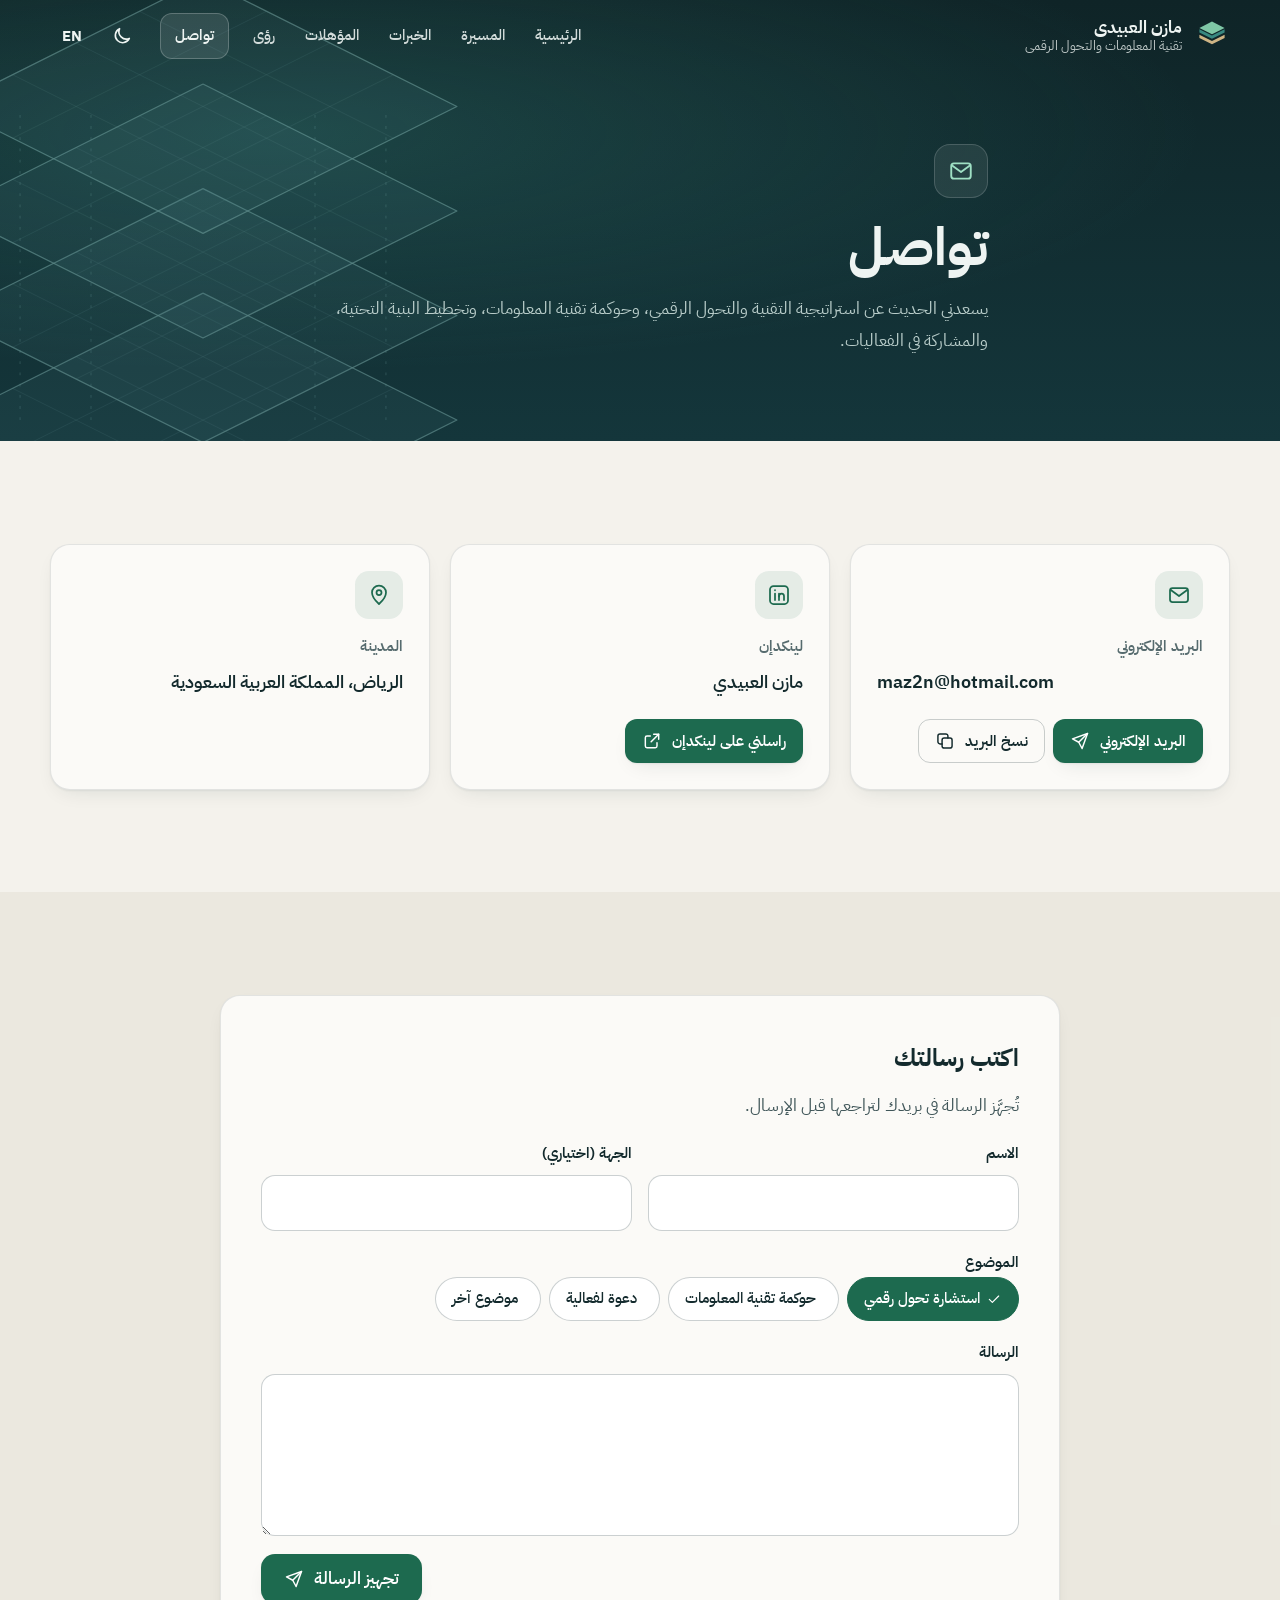
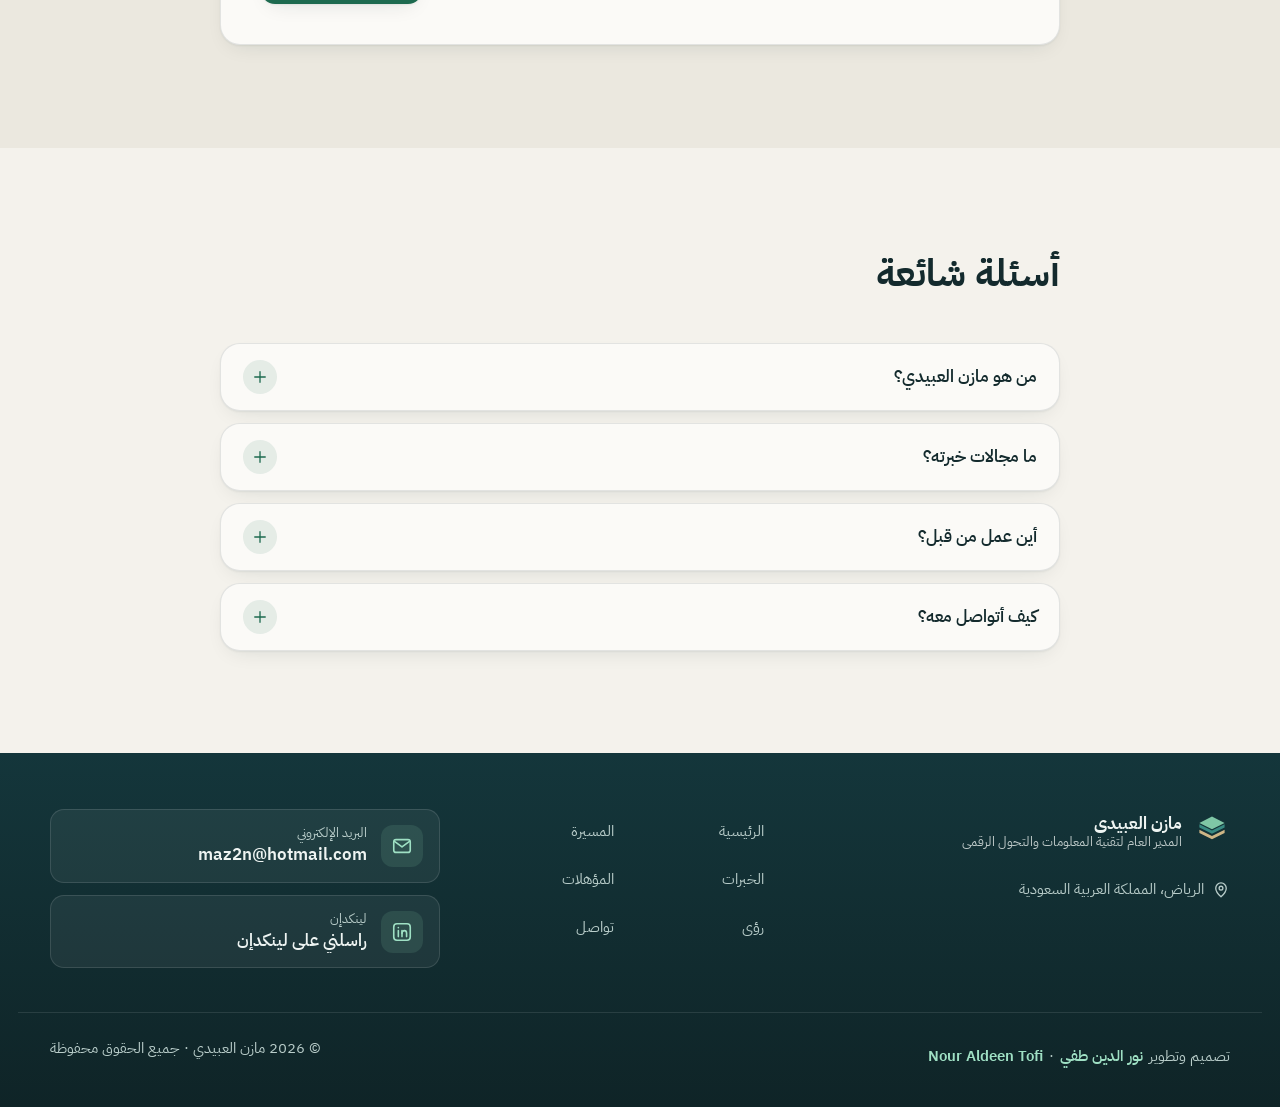
<file: contact.html>
<!doctype html>
<html lang="ar" dir="rtl" data-page="contact" data-alt="en/contact.html">
<head>
<meta charset="utf-8">
<meta name="viewport" content="width=device-width, initial-scale=1, viewport-fit=cover">
<title>تواصل — مازن العبيدي</title>
<meta name="description" content="تواصل مع المهندس مازن العبيدي بخصوص استشارات استراتيجية التقنية والتحول الرقمي وحوكمة تقنية المعلومات، أو دعوات الفعاليات.">
<meta name="robots" content="noindex, nofollow">
<meta name="author" content="مازن العبيدي">
<meta name="theme-color" content="#0f2427">
<link rel="canonical" href="https://nouraldeentofi.github.io/mazen-alobaidi/contact.html">
<link rel="alternate" hreflang="ar" href="https://nouraldeentofi.github.io/mazen-alobaidi/contact.html">
<link rel="alternate" hreflang="en" href="https://nouraldeentofi.github.io/mazen-alobaidi/en/contact.html">
<link rel="alternate" hreflang="x-default" href="https://nouraldeentofi.github.io/mazen-alobaidi/contact.html">
<meta property="og:type" content="website">
<meta property="og:site_name" content="مازن العبيدي">
<meta property="og:title" content="تواصل — مازن العبيدي">
<meta property="og:description" content="تواصل مع المهندس مازن العبيدي بخصوص استشارات استراتيجية التقنية والتحول الرقمي وحوكمة تقنية المعلومات، أو دعوات الفعاليات.">
<meta property="og:url" content="https://nouraldeentofi.github.io/mazen-alobaidi/contact.html">
<meta property="og:image" content="https://nouraldeentofi.github.io/mazen-alobaidi/assets/img/og.jpg">
<meta property="og:image:width" content="1200">
<meta property="og:image:height" content="630">
<meta property="og:locale" content="ar_SA">
<meta property="og:locale:alternate" content="en_US">
<meta name="twitter:card" content="summary_large_image">
<meta name="twitter:title" content="تواصل — مازن العبيدي">
<meta name="twitter:description" content="تواصل مع المهندس مازن العبيدي بخصوص استشارات استراتيجية التقنية والتحول الرقمي وحوكمة تقنية المعلومات، أو دعوات الفعاليات.">
<meta name="twitter:image" content="https://nouraldeentofi.github.io/mazen-alobaidi/assets/img/og.jpg">
<link rel="icon" href="assets/img/favicon.svg" type="image/svg+xml">
<link rel="apple-touch-icon" href="assets/img/apple-touch-icon.png">
<link rel="help" type="text/plain" href="llms.txt" title="llms.txt">
<link rel="preload" href="assets/fonts/plex-ar-400.woff2" as="font" type="font/woff2" crossorigin><link rel="preload" href="assets/fonts/plex-ar-700.woff2" as="font" type="font/woff2" crossorigin>
<link rel="stylesheet" href="assets/style.css?v=a3cc9743">
<script>(function(){var d=document.documentElement,t;d.classList.add('js');setTimeout(function(){if(!window.__maReady)d.classList.remove('js')},3500);try{t=localStorage.getItem('mazen-alobaidi:theme')}catch(e){}if(t!=='light'&&t!=='dark'){t=matchMedia('(prefers-color-scheme: dark)').matches?'dark':'light'}d.setAttribute('data-theme',t);try{var L=localStorage.getItem('mazen-alobaidi:lang'),r=document.referrer,same=false;try{same=!!r&&new URL(r).origin===location.origin}catch(e){}if((L==='ar'||L==='en')&&L!==d.lang&&!same&&location.protocol!=='file:'){location.replace(d.getAttribute('data-alt'))}}catch(e){}})();</script>
<script type="application/ld+json">{"@context": "https://schema.org", "@type": "Person", "@id": "https://nouraldeentofi.github.io/mazen-alobaidi/#person", "name": "مازن العبيدي", "alternateName": ["مازن العبيدي", "م. مازن العبيدي", "مازن فهد العبيدي", "مازن فهد زايد العبيدي", "مازن عبيدي", "مازن العبيدى", "المهندس مازن العبيدي", "Mazen Alobaidi", "Mazen Al-Obaidi", "Mazen Al Obaidi", "Mazen AlObaidi", "Mazen Alobaidy", "Mazen Al-Obaidy", "Mazen Obaidi", "Mazen Fahad Alobaidi", "Mazen Fahd Alobaidi", "Eng. Mazen Alobaidi", "Mazen A."], "honorificPrefix": "م.", "jobTitle": ["المدير العام لتقنية المعلومات والتحول الرقمي", "General Manager, Information Technology & Digital Transformation"], "description": "الموقع الشخصي للمهندس مازن العبيدي: أكثر من 13 سنة في تقنية المعلومات، من البنية التحتية ومراكز البيانات إلى قيادة الاستراتيجية والحوكمة والتحول الرقمي.", "url": "https://nouraldeentofi.github.io/mazen-alobaidi/", "image": "https://nouraldeentofi.github.io/mazen-alobaidi/assets/img/mazen-600.jpg", "address": {"@type": "PostalAddress", "addressLocality": "Riyadh", "addressCountry": "SA"}, "homeLocation": {"@type": "City", "name": "Riyadh", "alternateName": "الرياض"}, "worksFor": {"@type": "GovernmentOrganization", "name": "Government entity — Riyadh", "alternateName": "جهة حكومية — الرياض"}, "hasOccupation": {"@type": "Occupation", "name": "General Manager, Information Technology & Digital Transformation", "alternateName": ["General Manager of Information Technology and Digital Transformation", "Chief Information Officer", "CIO", "VP of Information Technology", "IT General Manager", "Head of IT", "Digital Transformation Leader", "Enterprise Architecture Consultant", "IT Strategy Consultant", "IT Infrastructure Director", "المدير العام لتقنية المعلومات والتحول الرقمي", "مدير عام تقنية المعلومات", "رئيس تقنية المعلومات", "نائب الرئيس لتقنية المعلومات", "قائد التحول الرقمي", "مستشار تقنية المعلومات", "مستشار التحول الرقمي", "مدير البنية التحتية التقنية"], "occupationLocation": {"@type": "City", "name": "Riyadh"}, "skills": "IT Strategy, Digital Transformation, IT Governance, Enterprise Architecture, TOGAF, Capacity Management, Data Center Architecture, High Availability Architecture, IT Infrastructure Planning, Cybersecurity, Risk Management, Business Continuity, Disaster Recovery, Vendor Management, RFP, Service Level Agreements, IT Budgeting, Change Management, Team Leadership, VMware vSphere"}, "knowsAbout": ["IT Strategy", "Digital Transformation", "IT Governance", "Enterprise Architecture", "TOGAF", "Capacity Management", "Data Center Architecture", "High Availability Architecture", "IT Infrastructure Planning", "Cybersecurity", "Risk Management", "Business Continuity", "Disaster Recovery", "Vendor Management", "RFP", "Service Level Agreements", "IT Budgeting", "Change Management", "Team Leadership", "VMware vSphere", "Windows Server", "ISO 27001", "Cloud Architecture", "استراتيجية تقنية المعلومات", "التحول الرقمي", "حوكمة تقنية المعلومات", "معمارية المؤسسة", "إدارة السعة", "مراكز البيانات", "استمرارية الأعمال", "إدارة المخاطر", "الأمن السيبراني"], "hasCredential": [{"@type": "EducationalOccupationalCredential", "credentialCategory": "degree", "name": "Bachelor's Degree, Computer Engineering", "recognizedBy": {"@type": "CollegeOrUniversity", "name": "Taif University", "alternateName": "جامعة الطائف"}}, {"@type": "EducationalOccupationalCredential", "credentialCategory": "certificate", "name": "Strategic Planning", "alternateName": "التخطيط الاستراتيجي", "recognizedBy": {"@type": "Organization", "name": "London Corporate Training"}}, {"@type": "EducationalOccupationalCredential", "credentialCategory": "certificate", "name": "TOGAF 9 Foundation and Certified Training", "alternateName": "تدريب TOGAF 9 التأسيسي والمعتمد", "recognizedBy": {"@type": "Organization", "name": "JODAYN"}}, {"@type": "EducationalOccupationalCredential", "credentialCategory": "certificate", "name": "Cloud Architecture: Advanced Concepts", "alternateName": "معمارية السحابة: مفاهيم متقدمة", "recognizedBy": {"@type": "Organization", "name": "LinkedIn Learning"}}, {"@type": "EducationalOccupationalCredential", "credentialCategory": "certificate", "name": "Learning Cloud Computing: Core Concepts", "alternateName": "الحوسبة السحابية: المفاهيم الأساسية", "recognizedBy": {"@type": "Organization", "name": "LinkedIn Learning"}}, {"@type": "EducationalOccupationalCredential", "credentialCategory": "certificate", "name": "vSphere 6.7 Foundations: Networking", "alternateName": "أساسيات شبكات vSphere 6.7", "recognizedBy": {"@type": "Organization", "name": "LinkedIn Learning"}}, {"@type": "EducationalOccupationalCredential", "credentialCategory": "certificate", "name": "VMware vSphere 6.5 Advanced Networking", "alternateName": "شبكات VMware vSphere 6.5 المتقدمة", "recognizedBy": {"@type": "Organization", "name": "LinkedIn Learning"}}, {"@type": "EducationalOccupationalCredential", "credentialCategory": "certificate", "name": "Microsoft SQL Server 2016: Installation and Administration", "alternateName": "تثبيت Microsoft SQL Server 2016 وإدارته", "recognizedBy": {"@type": "Organization", "name": "LinkedIn Learning"}}, {"@type": "EducationalOccupationalCredential", "credentialCategory": "certificate", "name": "Introduction to SAN and NAS Storage", "alternateName": "مقدمة في تخزين SAN وNAS", "recognizedBy": {"@type": "Organization", "name": "LinkedIn Learning"}}, {"@type": "EducationalOccupationalCredential", "credentialCategory": "certificate", "name": "Project Management Foundations: Small Projects", "alternateName": "أساسيات إدارة المشاريع: المشاريع الصغيرة", "recognizedBy": {"@type": "Organization", "name": "LinkedIn Learning"}}, {"@type": "EducationalOccupationalCredential", "credentialCategory": "certificate", "name": "Project Management Tips", "alternateName": "نصائح في إدارة المشاريع", "recognizedBy": {"@type": "Organization", "name": "LinkedIn Learning"}}], "award": ["Honoured for the Real Estate Transaction Tax project (Nov 2020)", "Distinguished employee of 2020 (2020)", "First place, National Transformation Measurement 2023 (Dec 2023)", "تكريم مشروع ضريبة التصرفات العقارية", "الموظف المتميز لعام 2020", "المركز الأول في قياس التحول الوطني 2023"], "alumniOf": [{"@type": "CollegeOrUniversity", "name": "Taif University", "alternateName": "جامعة الطائف"}, {"@type": "GovernmentOrganization", "name": "Zakat, Tax and Customs Authority", "alternateName": ["ZATCA", "هيئة الزكاة والضريبة والجمارك"]}, {"@type": "BankOrCreditUnion", "name": "Al Rajhi Bank", "alternateName": "مصرف الراجحي"}, {"@type": "Organization", "name": "Al Moammar Information Systems", "alternateName": ["MIS", "المعمر لأنظمة المعلومات"]}, {"@type": "Organization", "name": "Dar Al-Handasah (Shair and Partners)", "alternateName": "دار الهندسة"}, {"@type": "Organization", "name": "InterContinental Hotels Group", "alternateName": "IHG"}], "knowsLanguage": [{"@type": "Language", "name": "Arabic", "alternateName": "ar"}, {"@type": "Language", "name": "English", "alternateName": "en"}], "sameAs": ["https://www.linkedin.com/in/mazen-a-08a4165a/"], "email": "mailto:maz2n@hotmail.com"}</script><script type="application/ld+json">{"@context": "https://schema.org", "@type": "ContactPage", "@id": "https://nouraldeentofi.github.io/mazen-alobaidi/contact.html#page", "url": "https://nouraldeentofi.github.io/mazen-alobaidi/contact.html", "name": "تواصل — مازن العبيدي", "description": "تواصل مع المهندس مازن العبيدي بخصوص استشارات استراتيجية التقنية والتحول الرقمي وحوكمة تقنية المعلومات، أو دعوات الفعاليات.", "inLanguage": "ar", "isPartOf": {"@type": "WebSite", "@id": "https://nouraldeentofi.github.io/mazen-alobaidi/#site", "name": "مازن العبيدي", "url": "https://nouraldeentofi.github.io/mazen-alobaidi/"}, "about": {"@id": "https://nouraldeentofi.github.io/mazen-alobaidi/#person"}}</script><script type="application/ld+json">{"@context": "https://schema.org", "@type": "FAQPage", "inLanguage": "ar", "mainEntity": [{"@type": "Question", "name": "من هو مازن العبيدي؟", "acceptedAnswer": {"@type": "Answer", "text": "المهندس مازن العبيدي قيادي في تقنية المعلومات والتحول الرقمي، يشغل منصب المدير العام لتقنية المعلومات والتحول الرقمي في جهة حكومية بالرياض، وله أكثر من ثلاث عشرة سنة من الخبرة، ويحمل بكالوريوس هندسة الحاسب من جامعة الطائف."}}, {"@type": "Question", "name": "ما مجالات خبرته؟", "acceptedAnswer": {"@type": "Answer", "text": "استراتيجية التقنية والتحول الرقمي، ومعمارية المؤسسة، وحوكمة تقنية المعلومات، وتخطيط البنية التحتية وإدارة السعة، والأمن وإدارة المخاطر واستمرارية الأعمال، وإدارة الموردين والعقود، وقيادة الفرق والميزانيات."}}, {"@type": "Question", "name": "أين عمل من قبل؟", "acceptedAnswer": {"@type": "Answer", "text": "في هيئة الزكاة والضريبة والجمارك مديرًا لتخطيط ومراقبة البنية التحتية والشبكات، وفي مصرف الراجحي مديرًا لخدمات دعم عمليات تقنية المعلومات، وقبلها في شركة المعمر لأنظمة المعلومات ودار الهندسة ومجموعة فنادق إنتركونتيننتال."}}, {"@type": "Question", "name": "كيف أتواصل معه؟", "acceptedAnswer": {"@type": "Answer", "text": "عبر البريد الإلكتروني أو لينكدإن من صفحة التواصل، أو بكتابة رسالة مباشرة من النموذج فيها."}}]}</script><script type="application/ld+json">{"@context": "https://schema.org", "@type": "BreadcrumbList", "itemListElement": [{"@type": "ListItem", "position": 1, "name": "الرئيسية", "item": "https://nouraldeentofi.github.io/mazen-alobaidi/"}, {"@type": "ListItem", "position": 2, "name": "تواصل", "item": "https://nouraldeentofi.github.io/mazen-alobaidi/contact.html"}]}</script>
</head>
<body>
<a class="skip" href="#main">تخطَّ إلى المحتوى</a>
<svg class="sprite" aria-hidden="true" focusable="false" xmlns="http://www.w3.org/2000/svg"><symbol id="i-home" viewBox="0 0 24 24"><path d="M3 10.5 12 3l9 7.5"/><path d="M5 9.5V21h14V9.5"/><path d="M10 21v-6h4v6"/></symbol><symbol id="i-stairs" viewBox="0 0 24 24"><path d="M3 20h5v-5h5v-5h5V5h3"/></symbol><symbol id="i-layers" viewBox="0 0 24 24"><path d="M12 3 2.5 8 12 13l9.5-5L12 3Z"/><path d="m2.5 12.5 9.5 5 9.5-5"/><path d="m2.5 17 9.5 5 9.5-5"/></symbol><symbol id="i-award" viewBox="0 0 24 24"><circle cx="12" cy="9" r="6"/><path d="M8.6 14 7 21l5-2.6 5 2.6-1.6-7"/></symbol><symbol id="i-medal" viewBox="0 0 24 24"><path d="M7.5 3h9l-2.2 6h-4.6L7.5 3Z"/><circle cx="12" cy="15" r="6"/><path d="m12 12 .9 1.9 2.1.3-1.5 1.4.4 2.1-1.9-1-1.9 1 .4-2.1-1.5-1.4 2.1-.3L12 12Z"/></symbol><symbol id="i-flag" viewBox="0 0 24 24"><path d="M5 21V4"/><path d="M5 4h11l-2 4 2 4H5"/></symbol><symbol id="i-bulb" viewBox="0 0 24 24"><path d="M9 18h6"/><path d="M10 21h4"/><path d="M12 3a6 6 0 0 0-3.6 10.8c.6.5 1 1.2 1 2V17h5.2v-1.2c0-.8.4-1.5 1-2A6 6 0 0 0 12 3Z"/></symbol><symbol id="i-mail" viewBox="0 0 24 24"><rect x="3" y="5" width="18" height="14" rx="2.5"/><path d="m3.8 7 8.2 6 8.2-6"/></symbol><symbol id="i-linkedin" viewBox="0 0 24 24"><rect x="3" y="3" width="18" height="18" rx="3.5"/><path d="M8 10.5V17"/><path d="M8 7.2v.1"/><path d="M12 17v-6.5"/><path d="M12 13.6c0-1.9 1.1-3.1 2.7-3.1 1.5 0 2.3 1 2.3 2.8V17"/></symbol><symbol id="i-pin" viewBox="0 0 24 24"><path d="M12 21s-7-6.2-7-11.5a7 7 0 0 1 14 0C19 14.8 12 21 12 21Z"/><circle cx="12" cy="9.5" r="2.5"/></symbol><symbol id="i-arrow" viewBox="0 0 24 24"><path d="M5 12h14"/><path d="m13 6 6 6-6 6"/></symbol><symbol id="i-back" viewBox="0 0 24 24"><path d="M19 12H5"/><path d="m11 18-6-6 6-6"/></symbol><symbol id="i-chev" viewBox="0 0 24 24"><path d="m6 9 6 6 6-6"/></symbol><symbol id="i-sun" viewBox="0 0 24 24"><circle cx="12" cy="12" r="4"/><path d="M12 2.5v2M12 19.5v2M4.6 4.6 6 6M18 18l1.4 1.4M2.5 12h2M19.5 12h2M4.6 19.4 6 18M18 6l1.4-1.4"/></symbol><symbol id="i-moon" viewBox="0 0 24 24"><path d="M20 14.6A8 8 0 0 1 9.4 4 8 8 0 1 0 20 14.6Z"/></symbol><symbol id="i-target" viewBox="0 0 24 24"><circle cx="12" cy="12" r="9"/><circle cx="12" cy="12" r="5"/><circle cx="12" cy="12" r="1.2"/></symbol><symbol id="i-shield" viewBox="0 0 24 24"><path d="M12 3 4.5 6v5.6c0 4.4 3.1 8.2 7.5 9.4 4.4-1.2 7.5-5 7.5-9.4V6L12 3Z"/><path d="m8.8 12 2.2 2.2 4.2-4.4"/></symbol><symbol id="i-server" viewBox="0 0 24 24"><rect x="3.5" y="3.5" width="17" height="7" rx="2"/><rect x="3.5" y="13.5" width="17" height="7" rx="2"/><path d="M7.5 7h.1M7.5 17h.1"/><path d="M11 7h5.5M11 17h5.5"/></symbol><symbol id="i-refresh" viewBox="0 0 24 24"><path d="M3.5 12a8.5 8.5 0 0 1 14.7-5.8L20.5 8.5"/><path d="M20.5 3.5v5h-5"/><path d="M20.5 12a8.5 8.5 0 0 1-14.7 5.8L3.5 15.5"/><path d="M3.5 20.5v-5h5"/></symbol><symbol id="i-lock" viewBox="0 0 24 24"><rect x="4.5" y="10.5" width="15" height="10.5" rx="2.5"/><path d="M8 10.5V7.5a4 4 0 0 1 8 0v3"/><path d="M12 14.5v2.5"/></symbol><symbol id="i-file" viewBox="0 0 24 24"><path d="M14 3H7a2 2 0 0 0-2 2v14a2 2 0 0 0 2 2h10a2 2 0 0 0 2-2V8l-5-5Z"/><path d="M14 3v5h5"/><path d="M8.5 13h7M8.5 17h4.5"/></symbol><symbol id="i-users" viewBox="0 0 24 24"><circle cx="9" cy="8" r="3.5"/><path d="M2.5 20a6.5 6.5 0 0 1 13 0"/><path d="M16 4.7a3.5 3.5 0 0 1 0 6.6"/><path d="M18.4 14.3A6.5 6.5 0 0 1 21.5 20"/></symbol><symbol id="i-calendar" viewBox="0 0 24 24"><rect x="3.5" y="5" width="17" height="15.5" rx="2.5"/><path d="M3.5 10h17M8 3v4M16 3v4"/></symbol><symbol id="i-cap" viewBox="0 0 24 24"><path d="M22 9 12 4 2 9l10 5 10-5Z"/><path d="M6 11.2V16c0 1.7 2.7 3 6 3s6-1.3 6-3v-4.8"/><path d="M22 9v6"/></symbol><symbol id="i-landmark" viewBox="0 0 24 24"><path d="M3 21h18"/><path d="M5.5 18V10.5M10 18v-7.5M14 18v-7.5M18.5 18v-7.5"/><path d="M3 10.5 12 4l9 6.5H3Z"/></symbol><symbol id="i-bank" viewBox="0 0 24 24"><path d="M3 21h18"/><path d="M4 18h16"/><path d="M6 18v-6M10 18v-6M14 18v-6M18 18v-6"/><path d="M3.5 9.5 12 4.5l8.5 5H3.5Z"/><path d="M12 7.2v.1"/></symbol><symbol id="i-building" viewBox="0 0 24 24"><rect x="5" y="3" width="14" height="18" rx="1.5"/><path d="M9 7h2M13 7h2M9 11h2M13 11h2M9 15h2M13 15h2"/><path d="M10.5 21v-2.5h3V21"/></symbol><symbol id="i-bed" viewBox="0 0 24 24"><path d="M3 19V6"/><path d="M3 14h18v5"/><path d="M21 14v-1.5A3.5 3.5 0 0 0 17.5 9H11v5"/><circle cx="7" cy="11" r="2"/></symbol><symbol id="i-copy" viewBox="0 0 24 24"><rect x="8.5" y="8.5" width="12" height="12" rx="2.5"/><path d="M15.5 8.5V6A2.5 2.5 0 0 0 13 3.5H6A2.5 2.5 0 0 0 3.5 6v7A2.5 2.5 0 0 0 6 15.5h2.5"/></symbol><symbol id="i-send" viewBox="0 0 24 24"><path d="M21 3 10.5 13.5"/><path d="M21 3 14.5 21l-4-7.5L3 9.5 21 3Z"/></symbol><symbol id="i-check" viewBox="0 0 24 24"><path d="m5 12.5 4.5 4.5L19 7.5"/></symbol><symbol id="i-external" viewBox="0 0 24 24"><path d="M14 4h6v6"/><path d="M20 4 11 13"/><path d="M18 14v4a2 2 0 0 1-2 2H6a2 2 0 0 1-2-2V8a2 2 0 0 1 2-2h4"/></symbol><symbol id="i-quote" viewBox="0 0 24 24"><path d="M9.5 7H6a2 2 0 0 0-2 2v3a2 2 0 0 0 2 2h3v1.5A2.5 2.5 0 0 1 6.5 18"/><path d="M20 7h-3.5a2 2 0 0 0-2 2v3a2 2 0 0 0 2 2h3v1.5A2.5 2.5 0 0 1 17 18"/></symbol><symbol id="i-plus" viewBox="0 0 24 24"><path d="M12 5v14M5 12h14"/></symbol></svg>
<div class="bg-grid" aria-hidden="true"></div>
<header class="site-header is-inner" id="top">
<div class="bar wrap">
<div class="bar-start"><a class="back-btn" href="index.html" aria-label="رجوع"><svg class="ic dir-ic" aria-hidden="true" focusable="false"><use href="#i-back"/></svg></a><span class="mob-title" aria-hidden="true">تواصل</span><a class="brand" href="index.html"><svg class="mark" viewBox="0 0 40 40" aria-hidden="true" focusable="false"><path class="m3" d="M20 25.5 6 18.5v3.6l14 7 14-7v-3.6l-14 7Z"/><path class="m2" d="M20 19.5 6 12.5v3.6l14 7 14-7v-3.6l-14 7Z"/><path class="m1" d="M20 4 6 11l14 7 14-7-14-7Z"/></svg><span class="brand-text"><span class="brand-name">مازن العبيدي</span><span class="brand-role">تقنية المعلومات والتحول الرقمي</span></span></a></div>
<nav class="main-nav" aria-label="التنقل الرئيسي"><a class="nav-link" href="index.html">الرئيسية</a><a class="nav-link" href="journey.html">المسيرة</a><a class="nav-link" href="expertise.html">الخبرات</a><a class="nav-link" href="credentials.html">المؤهلات</a><a class="nav-link" href="insights.html">رؤى</a><a class="nav-link nav-cta" href="contact.html" aria-current="page">تواصل</a></nav>
<div class="bar-end">
<button class="icon-btn theme-btn" type="button" aria-label="تبديل الوضع الليلي"><span class="swap"><svg class="ic i-moon" aria-hidden="true" focusable="false"><use href="#i-moon"/></svg><svg class="ic i-sun" aria-hidden="true" focusable="false"><use href="#i-sun"/></svg></span></button>
<a class="icon-btn lang-btn" href="en/contact.html" hreflang="en" lang="en" data-lang="en" aria-label="EN — English version">EN</a>

</div>
</div>
<div class="progress" aria-hidden="true"><span></span></div>
</header>
<main id="main">
<section class="page-hero band">
<div class="band-art" aria-hidden="true"><svg class="stack stack-mini" viewBox="0 0 600 640" aria-hidden="true" focusable="false" preserveAspectRatio="xMidYMid meet"><g class="st-conns"><line class="st-conn" x1="104" y1="486" x2="104" y2="150"/><line class="st-conn" x1="180" y1="486" x2="180" y2="150"/><line class="st-conn" x1="420" y1="486" x2="420" y2="150"/><line class="st-conn" x1="496" y1="486" x2="496" y2="150"/></g><g class="st-plane st-p3" style="--i:3"><polygon class="st-fill" points="300.0,350.0 572.0,486.0 300.0,622.0 28.0,486.0"/><path class="st-grid" d="M96.0,452.0L368.0,588.0M504.0,452.0L232.0,588.0M164.0,418.0L436.0,554.0M436.0,418.0L164.0,554.0M232.0,384.0L504.0,520.0M368.0,384.0L96.0,520.0"/><polygon class="st-edge" pathLength="1" points="300.0,350.0 572.0,486.0 300.0,622.0 28.0,486.0"/></g><g class="st-plane st-p2" style="--i:2"><polygon class="st-fill" points="300.0,238.0 572.0,374.0 300.0,510.0 28.0,374.0"/><path class="st-grid" d="M96.0,340.0L368.0,476.0M504.0,340.0L232.0,476.0M164.0,306.0L436.0,442.0M436.0,306.0L164.0,442.0M232.0,272.0L504.0,408.0M368.0,272.0L96.0,408.0"/><polygon class="st-edge" pathLength="1" points="300.0,238.0 572.0,374.0 300.0,510.0 28.0,374.0"/></g><g class="st-plane st-p1" style="--i:1"><polygon class="st-fill" points="300.0,126.0 572.0,262.0 300.0,398.0 28.0,262.0"/><path class="st-grid" d="M96.0,228.0L368.0,364.0M504.0,228.0L232.0,364.0M164.0,194.0L436.0,330.0M436.0,194.0L164.0,330.0M232.0,160.0L504.0,296.0M368.0,160.0L96.0,296.0"/><polygon class="st-edge" pathLength="1" points="300.0,126.0 572.0,262.0 300.0,398.0 28.0,262.0"/></g><g class="st-plane st-p0" style="--i:0"><polygon class="st-fill" points="300.0,14.0 572.0,150.0 300.0,286.0 28.0,150.0"/><path class="st-grid" d="M96.0,116.0L368.0,252.0M504.0,116.0L232.0,252.0M164.0,82.0L436.0,218.0M436.0,82.0L164.0,218.0M232.0,48.0L504.0,184.0M368.0,48.0L96.0,184.0"/><polygon class="st-edge" pathLength="1" points="300.0,14.0 572.0,150.0 300.0,286.0 28.0,150.0"/></g><g class="st-pulses"><circle class="st-pulse" style="--d:0.0s" cx="104" cy="486" r="3.2"/><circle class="st-pulse" style="--d:1.3s" cx="180" cy="486" r="3.2"/><circle class="st-pulse" style="--d:2.6s" cx="420" cy="486" r="3.2"/><circle class="st-pulse" style="--d:3.9s" cx="496" cy="486" r="3.2"/></g></svg></div>
<div class="wrap page-hero-in">
<span class="ph-ic enter" style="--e:0"><svg class="ic" aria-hidden="true" focusable="false"><use href="#i-mail"/></svg></span>
<h1 class="ph-title enter" style="--e:1">تواصل</h1>
<p class="ph-lead enter" style="--e:2">يسعدني الحديث عن استراتيجية التقنية والتحول الرقمي، وحوكمة تقنية المعلومات، وتخطيط البنية التحتية، والمشاركة في الفعاليات.</p>
</div>
</section>
<section class="sec" aria-label="تواصل">
<div class="wrap"><div class="cc-grid"><div class="card cc reveal" style="--r:0"><span class="tile"><svg class="ic" aria-hidden="true" focusable="false"><use href="#i-mail"/></svg></span>
<p class="cc-k">البريد الإلكتروني</p><p class="cc-v" dir="ltr">maz2n@hotmail.com</p>
<div class="cc-actions"><a class="btn btn-primary btn-sm" href="mailto:maz2n@hotmail.com"><span>البريد الإلكتروني</span><svg class="ic" aria-hidden="true" focusable="false"><use href="#i-send"/></svg></a>
<button class="btn btn-ghost btn-sm copy-btn" type="button" data-copy="maz2n@hotmail.com"><span>نسخ البريد</span><svg class="ic" aria-hidden="true" focusable="false"><use href="#i-copy"/></svg></button></div></div><div class="card cc reveal" style="--r:1"><span class="tile"><svg class="ic" aria-hidden="true" focusable="false"><use href="#i-linkedin"/></svg></span>
<p class="cc-k">لينكدإن</p><p class="cc-v">مازن العبيدي</p>
<div class="cc-actions"><a class="btn btn-primary btn-sm" href="https://www.linkedin.com/in/mazen-a-08a4165a/" target="_blank" rel="noopener"><span>راسلني على لينكدإن</span><svg class="ic" aria-hidden="true" focusable="false"><use href="#i-external"/></svg></a></div></div><div class="card cc reveal" style="--r:2"><span class="tile"><svg class="ic" aria-hidden="true" focusable="false"><use href="#i-pin"/></svg></span>
<p class="cc-k">المدينة</p><p class="cc-v">الرياض، المملكة العربية السعودية</p><div class="cc-actions"></div></div></div></div>
</section>
<section class="sec sec-alt" aria-labelledby="form-t">
<div class="wrap narrow">
<form class="mail-form card reveal" novalidate data-to="maz2n@hotmail.com" data-greet="السلام عليكم م. مازن،" data-err="اكتب اسمك ورسالتك أولًا">
<h2 class="form-title" id="form-t">اكتب رسالتك</h2>
<p class="form-lead">تُجهَّز الرسالة في بريدك لتراجعها قبل الإرسال.</p>
<div class="f-row">
<label class="field"><span class="f-lbl">الاسم</span><input name="name" type="text" autocomplete="name" enterkeyhint="next" required></label>
<label class="field"><span class="f-lbl">الجهة (اختياري)</span><input name="org" type="text" autocomplete="organization" enterkeyhint="next"></label>
</div>
<fieldset class="field topics"><legend class="f-lbl">الموضوع</legend><div class="chips"><label class="chip-opt"><input type="radio" name="topic" value="استشارة تحول رقمي" checked><span><svg class="ic ck" aria-hidden="true" focusable="false"><use href="#i-check"/></svg>استشارة تحول رقمي</span></label><label class="chip-opt"><input type="radio" name="topic" value="حوكمة تقنية المعلومات"><span><svg class="ic ck" aria-hidden="true" focusable="false"><use href="#i-check"/></svg>حوكمة تقنية المعلومات</span></label><label class="chip-opt"><input type="radio" name="topic" value="دعوة لفعالية"><span><svg class="ic ck" aria-hidden="true" focusable="false"><use href="#i-check"/></svg>دعوة لفعالية</span></label><label class="chip-opt"><input type="radio" name="topic" value="موضوع آخر"><span><svg class="ic ck" aria-hidden="true" focusable="false"><use href="#i-check"/></svg>موضوع آخر</span></label></div></fieldset>
<label class="field"><span class="f-lbl">الرسالة</span><textarea name="msg" rows="5" required></textarea></label>
<div class="form-end"><p class="f-err" role="alert"></p><button class="btn btn-primary shine" type="submit"><span>تجهيز الرسالة</span><svg class="ic" aria-hidden="true" focusable="false"><use href="#i-send"/></svg></button></div>
</form>
</div>
</section>
<section class="sec" aria-labelledby="faq-t">
<div class="wrap narrow">
<div class="sec-head "><div class="sec-head-text"><h2 id="faq-t" class="sec-title reveal from-start">أسئلة شائعة</h2></div></div>
<div class="faq"><div class="faq-item card reveal">
<h3 class="faq-q"><button type="button" aria-expanded="false" aria-controls="faq-0" id="faq-b0"><span>من هو مازن العبيدي؟</span><span class="faq-ic"><svg class="ic" aria-hidden="true" focusable="false"><use href="#i-plus"/></svg></span></button></h3>
<div class="more-wrap" id="faq-0" role="region" aria-labelledby="faq-b0"><div class="more-in"><p class="faq-a">المهندس مازن العبيدي قيادي في تقنية المعلومات والتحول الرقمي، يشغل منصب المدير العام لتقنية المعلومات والتحول الرقمي في جهة حكومية بالرياض، وله أكثر من ثلاث عشرة سنة من الخبرة، ويحمل بكالوريوس هندسة الحاسب من جامعة الطائف.</p></div></div>
</div><div class="faq-item card reveal">
<h3 class="faq-q"><button type="button" aria-expanded="false" aria-controls="faq-1" id="faq-b1"><span>ما مجالات خبرته؟</span><span class="faq-ic"><svg class="ic" aria-hidden="true" focusable="false"><use href="#i-plus"/></svg></span></button></h3>
<div class="more-wrap" id="faq-1" role="region" aria-labelledby="faq-b1"><div class="more-in"><p class="faq-a">استراتيجية التقنية والتحول الرقمي، ومعمارية المؤسسة، وحوكمة تقنية المعلومات، وتخطيط البنية التحتية وإدارة السعة، والأمن وإدارة المخاطر واستمرارية الأعمال، وإدارة الموردين والعقود، وقيادة الفرق والميزانيات.</p></div></div>
</div><div class="faq-item card reveal">
<h3 class="faq-q"><button type="button" aria-expanded="false" aria-controls="faq-2" id="faq-b2"><span>أين عمل من قبل؟</span><span class="faq-ic"><svg class="ic" aria-hidden="true" focusable="false"><use href="#i-plus"/></svg></span></button></h3>
<div class="more-wrap" id="faq-2" role="region" aria-labelledby="faq-b2"><div class="more-in"><p class="faq-a">في هيئة الزكاة والضريبة والجمارك مديرًا لتخطيط ومراقبة البنية التحتية والشبكات، وفي مصرف الراجحي مديرًا لخدمات دعم عمليات تقنية المعلومات، وقبلها في شركة المعمر لأنظمة المعلومات ودار الهندسة ومجموعة فنادق إنتركونتيننتال.</p></div></div>
</div><div class="faq-item card reveal">
<h3 class="faq-q"><button type="button" aria-expanded="false" aria-controls="faq-3" id="faq-b3"><span>كيف أتواصل معه؟</span><span class="faq-ic"><svg class="ic" aria-hidden="true" focusable="false"><use href="#i-plus"/></svg></span></button></h3>
<div class="more-wrap" id="faq-3" role="region" aria-labelledby="faq-b3"><div class="more-in"><p class="faq-a">عبر البريد الإلكتروني أو لينكدإن من صفحة التواصل، أو بكتابة رسالة مباشرة من النموذج فيها.</p></div></div>
</div></div>
</div>
</section>
</main>
<footer class="site-footer">
<div class="wrap foot-grid">
<div class="foot-brand">
<a class="brand brand-foot" href="index.html"><svg class="mark" viewBox="0 0 40 40" aria-hidden="true" focusable="false"><path class="m3" d="M20 25.5 6 18.5v3.6l14 7 14-7v-3.6l-14 7Z"/><path class="m2" d="M20 19.5 6 12.5v3.6l14 7 14-7v-3.6l-14 7Z"/><path class="m1" d="M20 4 6 11l14 7 14-7-14-7Z"/></svg><span class="brand-text"><span class="brand-name">مازن العبيدي</span><span class="brand-role">المدير العام لتقنية المعلومات والتحول الرقمي</span></span></a>
<p class="foot-city"><svg class="ic" aria-hidden="true" focusable="false"><use href="#i-pin"/></svg><span>الرياض، المملكة العربية السعودية</span></p>
</div>
<nav class="foot-nav" aria-label="التنقل الرئيسي"><a href="index.html">الرئيسية</a><a href="journey.html">المسيرة</a><a href="expertise.html">الخبرات</a><a href="credentials.html">المؤهلات</a><a href="insights.html">رؤى</a><a href="contact.html">تواصل</a></nav>
<div class="foot-contact"><a class="c-card" href="mailto:maz2n@hotmail.com"><span class="c-ic"><svg class="ic" aria-hidden="true" focusable="false"><use href="#i-mail"/></svg></span><span class="c-txt"><span class="c-k">البريد الإلكتروني</span><span class="c-v" dir="ltr">maz2n@hotmail.com</span></span></a><a class="c-card" href="https://www.linkedin.com/in/mazen-a-08a4165a/" target="_blank" rel="noopener me"><span class="c-ic"><svg class="ic" aria-hidden="true" focusable="false"><use href="#i-linkedin"/></svg></span><span class="c-txt"><span class="c-k">لينكدإن</span><span class="c-v">راسلني على لينكدإن</span></span></a></div>
</div>
<div class="wrap foot-base">
<p class="credit">تصميم وتطوير <a class="maker" href="https://nouraldeentofi.com" target="_blank" rel="noopener">نور الدين طفي</a> · <a class="maker" href="https://nouraldeentofi.com" target="_blank" rel="noopener" lang="en" dir="ltr">Nour Aldeen Tofi</a></p>
<p class="copy">© <span dir="ltr" class="year">2026</span> مازن العبيدي · جميع الحقوق محفوظة</p>
</div>
</footer>
<nav class="dock" aria-label="التنقل الرئيسي"><div class="dock-in"><a class="dock-item" href="index.html"><svg class="ic" aria-hidden="true" focusable="false"><use href="#i-home"/></svg><span>الرئيسية</span></a><a class="dock-item" href="journey.html"><svg class="ic" aria-hidden="true" focusable="false"><use href="#i-stairs"/></svg><span>المسيرة</span></a><a class="dock-item" href="expertise.html"><svg class="ic" aria-hidden="true" focusable="false"><use href="#i-layers"/></svg><span>الخبرات</span></a><a class="dock-item" href="credentials.html"><svg class="ic" aria-hidden="true" focusable="false"><use href="#i-award"/></svg><span>المؤهلات</span></a><a class="dock-item" href="insights.html"><svg class="ic" aria-hidden="true" focusable="false"><use href="#i-bulb"/></svg><span>رؤى</span></a></div></nav>
<div class="toast" role="status" aria-live="polite"></div>
<script src="assets/site.js?v=a3cc9743" defer></script>
</body>
</html>
</file>
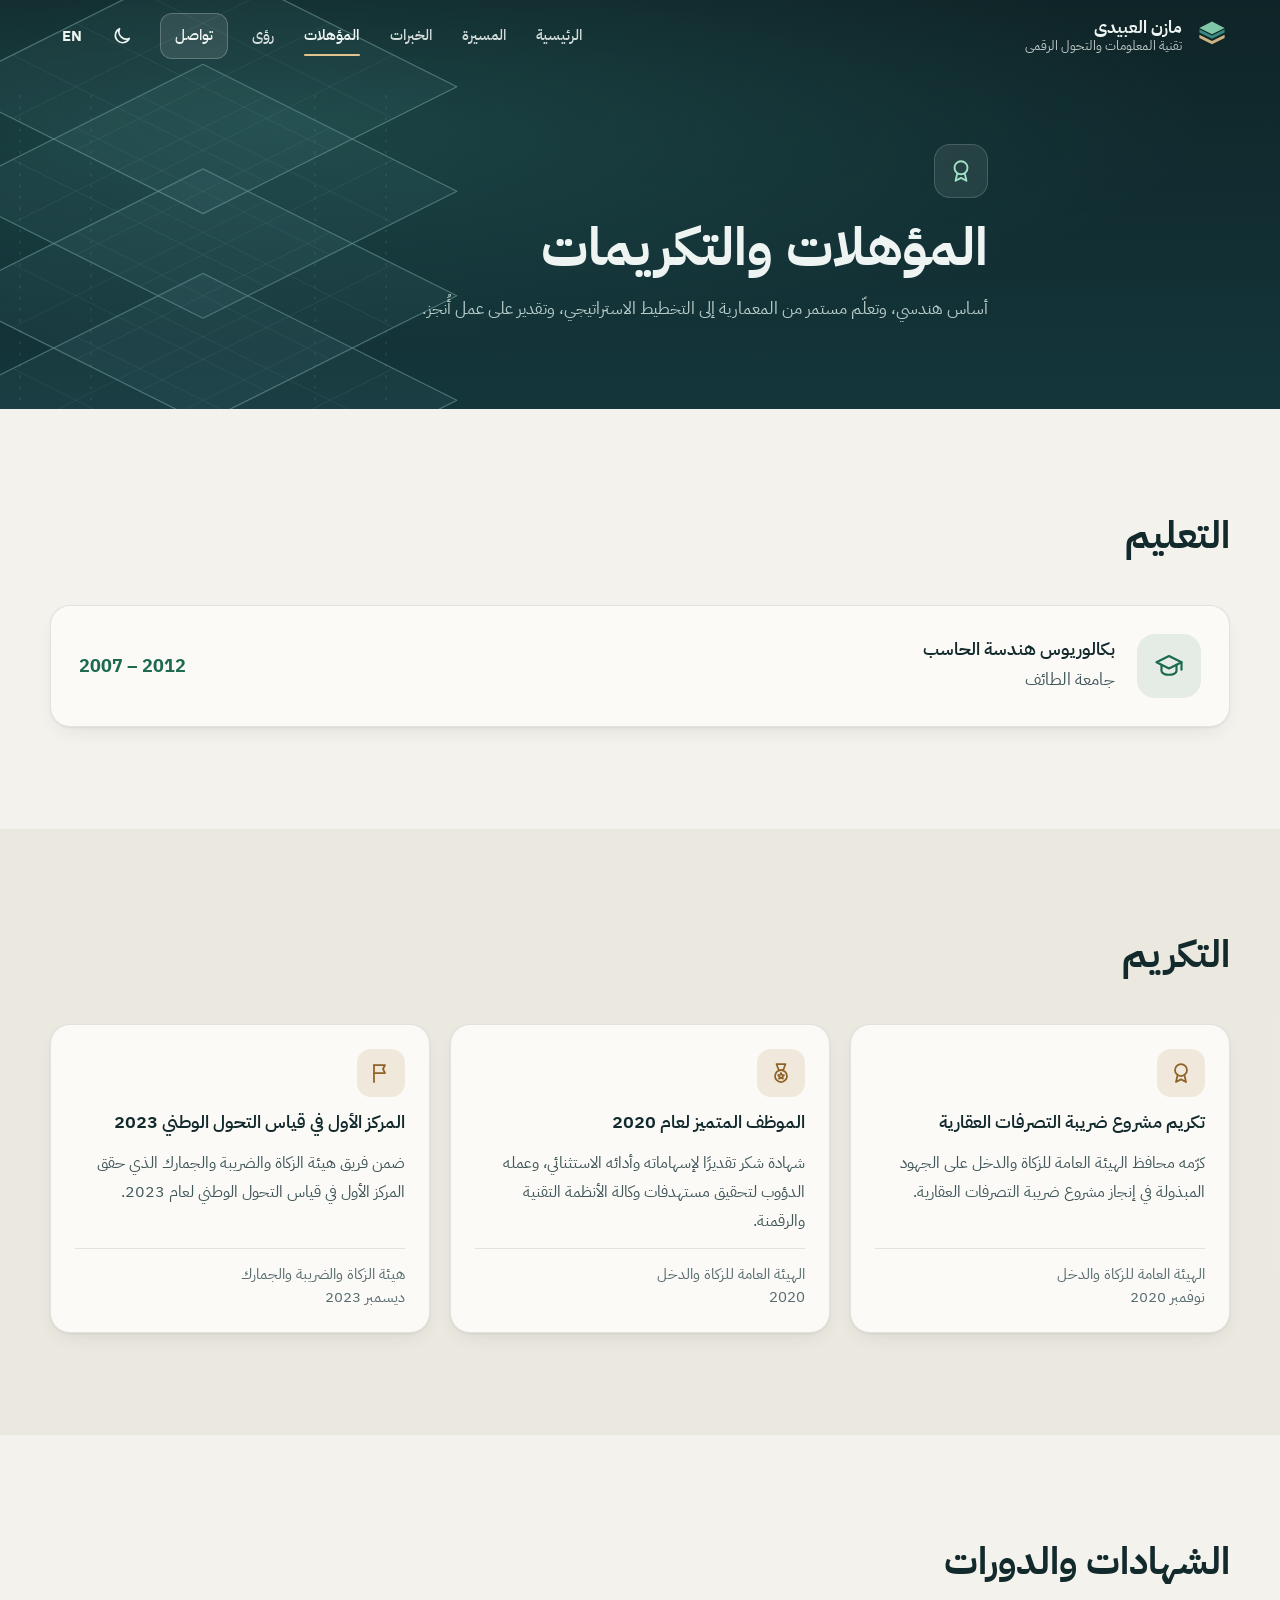
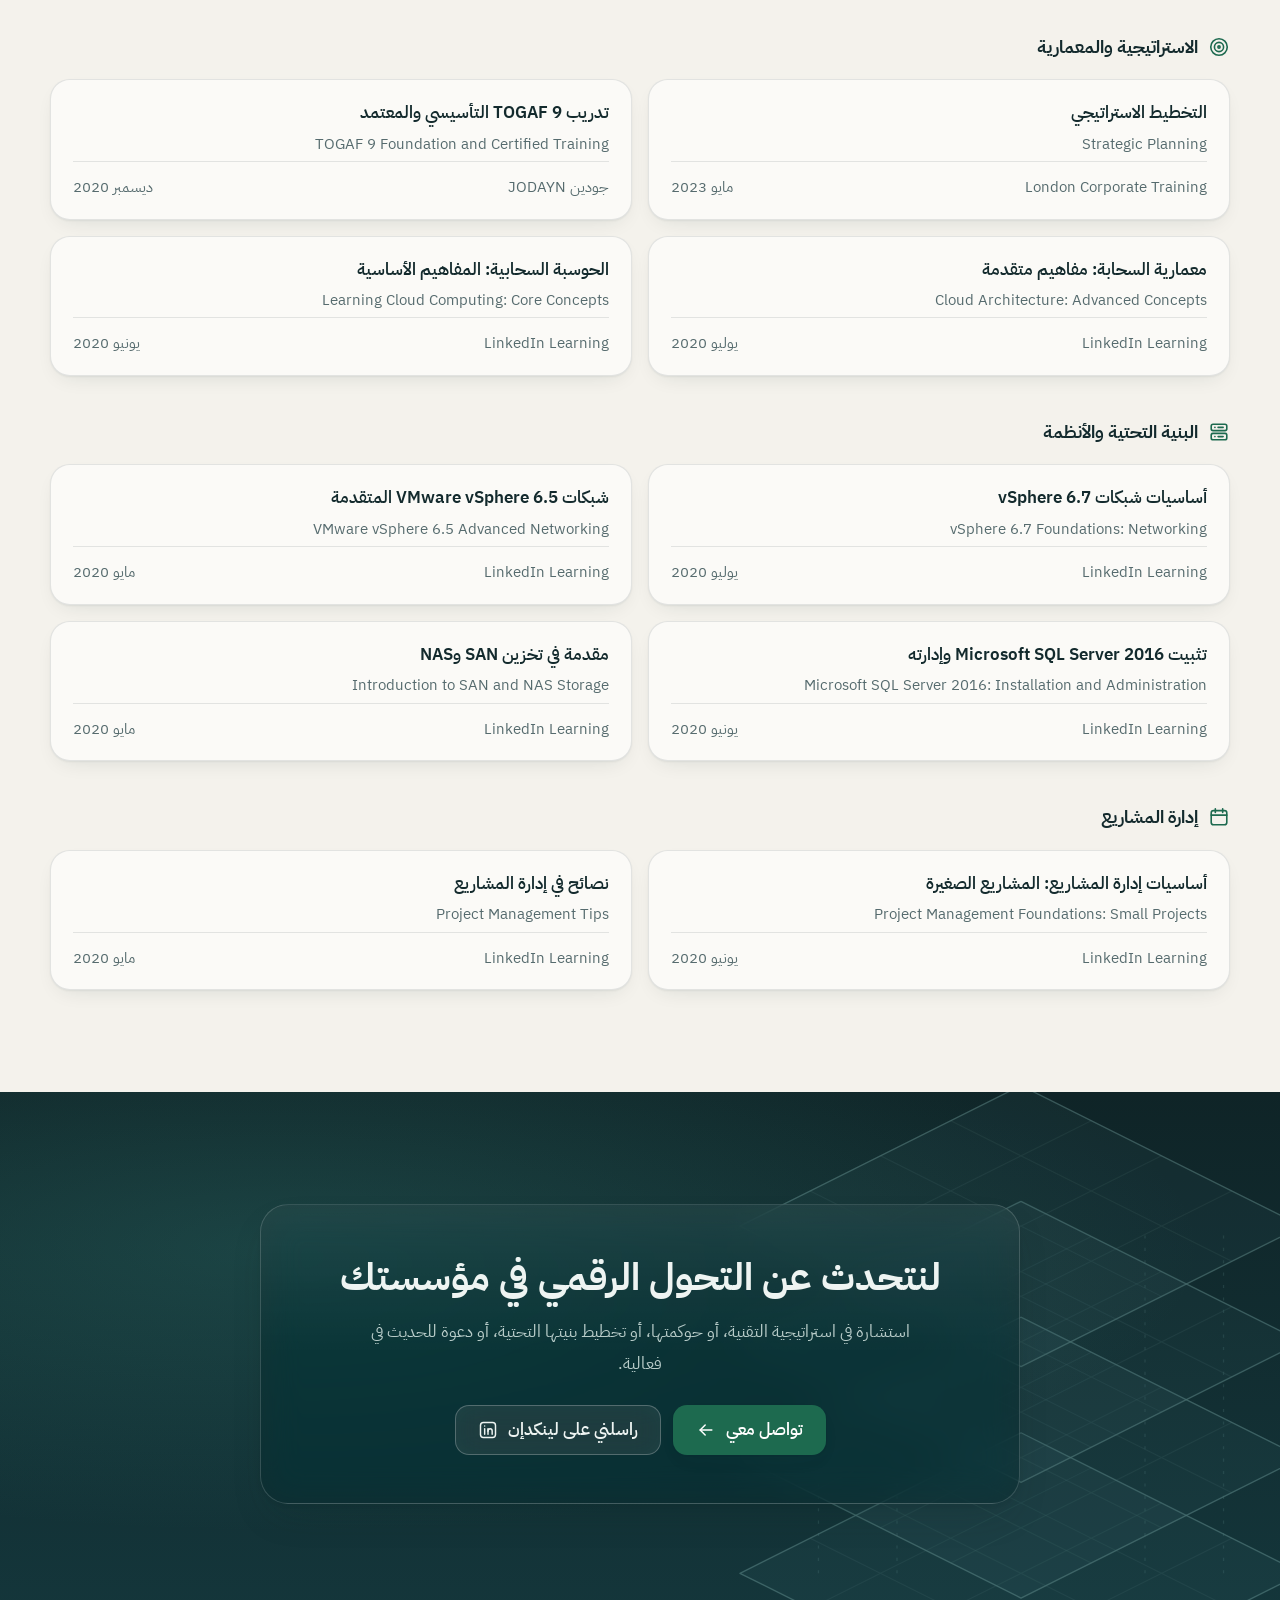
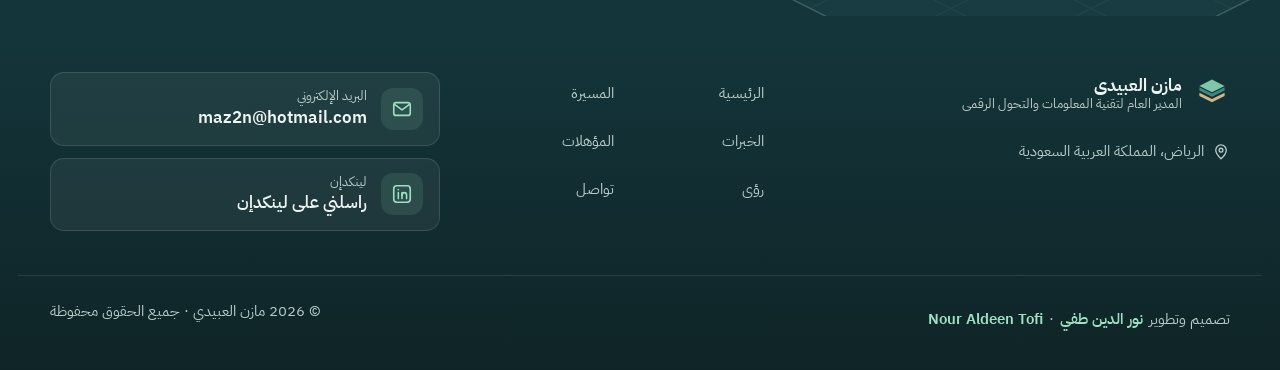
<file: credentials.html>
<!doctype html>
<html lang="ar" dir="rtl" data-page="credentials" data-alt="en/credentials.html">
<head>
<meta charset="utf-8">
<meta name="viewport" content="width=device-width, initial-scale=1, viewport-fit=cover">
<title>المؤهلات والتكريمات — مازن العبيدي</title>
<meta name="description" content="مؤهلات مازن العبيدي: بكالوريوس هندسة الحاسب من جامعة الطائف، وتدريب TOGAF 9، والتخطيط الاستراتيجي، وشهادات في الحوسبة السحابية والبنية التحتية، وتكريمات هيئة الزكاة.">
<meta name="robots" content="noindex, nofollow">
<meta name="author" content="مازن العبيدي">
<meta name="theme-color" content="#0f2427">
<link rel="canonical" href="https://nouraldeentofi.github.io/mazen-alobaidi/credentials.html">
<link rel="alternate" hreflang="ar" href="https://nouraldeentofi.github.io/mazen-alobaidi/credentials.html">
<link rel="alternate" hreflang="en" href="https://nouraldeentofi.github.io/mazen-alobaidi/en/credentials.html">
<link rel="alternate" hreflang="x-default" href="https://nouraldeentofi.github.io/mazen-alobaidi/credentials.html">
<meta property="og:type" content="website">
<meta property="og:site_name" content="مازن العبيدي">
<meta property="og:title" content="المؤهلات والتكريمات — مازن العبيدي">
<meta property="og:description" content="مؤهلات مازن العبيدي: بكالوريوس هندسة الحاسب من جامعة الطائف، وتدريب TOGAF 9، والتخطيط الاستراتيجي، وشهادات في الحوسبة السحابية والبنية التحتية، وتكريمات هيئة الزكاة.">
<meta property="og:url" content="https://nouraldeentofi.github.io/mazen-alobaidi/credentials.html">
<meta property="og:image" content="https://nouraldeentofi.github.io/mazen-alobaidi/assets/img/og.jpg">
<meta property="og:image:width" content="1200">
<meta property="og:image:height" content="630">
<meta property="og:locale" content="ar_SA">
<meta property="og:locale:alternate" content="en_US">
<meta name="twitter:card" content="summary_large_image">
<meta name="twitter:title" content="المؤهلات والتكريمات — مازن العبيدي">
<meta name="twitter:description" content="مؤهلات مازن العبيدي: بكالوريوس هندسة الحاسب من جامعة الطائف، وتدريب TOGAF 9، والتخطيط الاستراتيجي، وشهادات في الحوسبة السحابية والبنية التحتية، وتكريمات هيئة الزكاة.">
<meta name="twitter:image" content="https://nouraldeentofi.github.io/mazen-alobaidi/assets/img/og.jpg">
<link rel="icon" href="assets/img/favicon.svg" type="image/svg+xml">
<link rel="apple-touch-icon" href="assets/img/apple-touch-icon.png">
<link rel="help" type="text/plain" href="llms.txt" title="llms.txt">
<link rel="preload" href="assets/fonts/plex-ar-400.woff2" as="font" type="font/woff2" crossorigin><link rel="preload" href="assets/fonts/plex-ar-700.woff2" as="font" type="font/woff2" crossorigin>
<link rel="stylesheet" href="assets/style.css?v=a3cc9743">
<script>(function(){var d=document.documentElement,t;d.classList.add('js');setTimeout(function(){if(!window.__maReady)d.classList.remove('js')},3500);try{t=localStorage.getItem('mazen-alobaidi:theme')}catch(e){}if(t!=='light'&&t!=='dark'){t=matchMedia('(prefers-color-scheme: dark)').matches?'dark':'light'}d.setAttribute('data-theme',t);try{var L=localStorage.getItem('mazen-alobaidi:lang'),r=document.referrer,same=false;try{same=!!r&&new URL(r).origin===location.origin}catch(e){}if((L==='ar'||L==='en')&&L!==d.lang&&!same&&location.protocol!=='file:'){location.replace(d.getAttribute('data-alt'))}}catch(e){}})();</script>
<script type="application/ld+json">{"@context": "https://schema.org", "@type": "Person", "@id": "https://nouraldeentofi.github.io/mazen-alobaidi/#person", "name": "مازن العبيدي", "alternateName": ["مازن العبيدي", "م. مازن العبيدي", "مازن فهد العبيدي", "مازن فهد زايد العبيدي", "مازن عبيدي", "مازن العبيدى", "المهندس مازن العبيدي", "Mazen Alobaidi", "Mazen Al-Obaidi", "Mazen Al Obaidi", "Mazen AlObaidi", "Mazen Alobaidy", "Mazen Al-Obaidy", "Mazen Obaidi", "Mazen Fahad Alobaidi", "Mazen Fahd Alobaidi", "Eng. Mazen Alobaidi", "Mazen A."], "honorificPrefix": "م.", "jobTitle": ["المدير العام لتقنية المعلومات والتحول الرقمي", "General Manager, Information Technology & Digital Transformation"], "description": "الموقع الشخصي للمهندس مازن العبيدي: أكثر من 13 سنة في تقنية المعلومات، من البنية التحتية ومراكز البيانات إلى قيادة الاستراتيجية والحوكمة والتحول الرقمي.", "url": "https://nouraldeentofi.github.io/mazen-alobaidi/", "image": "https://nouraldeentofi.github.io/mazen-alobaidi/assets/img/mazen-600.jpg", "address": {"@type": "PostalAddress", "addressLocality": "Riyadh", "addressCountry": "SA"}, "homeLocation": {"@type": "City", "name": "Riyadh", "alternateName": "الرياض"}, "worksFor": {"@type": "GovernmentOrganization", "name": "Government entity — Riyadh", "alternateName": "جهة حكومية — الرياض"}, "hasOccupation": {"@type": "Occupation", "name": "General Manager, Information Technology & Digital Transformation", "alternateName": ["General Manager of Information Technology and Digital Transformation", "Chief Information Officer", "CIO", "VP of Information Technology", "IT General Manager", "Head of IT", "Digital Transformation Leader", "Enterprise Architecture Consultant", "IT Strategy Consultant", "IT Infrastructure Director", "المدير العام لتقنية المعلومات والتحول الرقمي", "مدير عام تقنية المعلومات", "رئيس تقنية المعلومات", "نائب الرئيس لتقنية المعلومات", "قائد التحول الرقمي", "مستشار تقنية المعلومات", "مستشار التحول الرقمي", "مدير البنية التحتية التقنية"], "occupationLocation": {"@type": "City", "name": "Riyadh"}, "skills": "IT Strategy, Digital Transformation, IT Governance, Enterprise Architecture, TOGAF, Capacity Management, Data Center Architecture, High Availability Architecture, IT Infrastructure Planning, Cybersecurity, Risk Management, Business Continuity, Disaster Recovery, Vendor Management, RFP, Service Level Agreements, IT Budgeting, Change Management, Team Leadership, VMware vSphere"}, "knowsAbout": ["IT Strategy", "Digital Transformation", "IT Governance", "Enterprise Architecture", "TOGAF", "Capacity Management", "Data Center Architecture", "High Availability Architecture", "IT Infrastructure Planning", "Cybersecurity", "Risk Management", "Business Continuity", "Disaster Recovery", "Vendor Management", "RFP", "Service Level Agreements", "IT Budgeting", "Change Management", "Team Leadership", "VMware vSphere", "Windows Server", "ISO 27001", "Cloud Architecture", "استراتيجية تقنية المعلومات", "التحول الرقمي", "حوكمة تقنية المعلومات", "معمارية المؤسسة", "إدارة السعة", "مراكز البيانات", "استمرارية الأعمال", "إدارة المخاطر", "الأمن السيبراني"], "hasCredential": [{"@type": "EducationalOccupationalCredential", "credentialCategory": "degree", "name": "Bachelor's Degree, Computer Engineering", "recognizedBy": {"@type": "CollegeOrUniversity", "name": "Taif University", "alternateName": "جامعة الطائف"}}, {"@type": "EducationalOccupationalCredential", "credentialCategory": "certificate", "name": "Strategic Planning", "alternateName": "التخطيط الاستراتيجي", "recognizedBy": {"@type": "Organization", "name": "London Corporate Training"}}, {"@type": "EducationalOccupationalCredential", "credentialCategory": "certificate", "name": "TOGAF 9 Foundation and Certified Training", "alternateName": "تدريب TOGAF 9 التأسيسي والمعتمد", "recognizedBy": {"@type": "Organization", "name": "JODAYN"}}, {"@type": "EducationalOccupationalCredential", "credentialCategory": "certificate", "name": "Cloud Architecture: Advanced Concepts", "alternateName": "معمارية السحابة: مفاهيم متقدمة", "recognizedBy": {"@type": "Organization", "name": "LinkedIn Learning"}}, {"@type": "EducationalOccupationalCredential", "credentialCategory": "certificate", "name": "Learning Cloud Computing: Core Concepts", "alternateName": "الحوسبة السحابية: المفاهيم الأساسية", "recognizedBy": {"@type": "Organization", "name": "LinkedIn Learning"}}, {"@type": "EducationalOccupationalCredential", "credentialCategory": "certificate", "name": "vSphere 6.7 Foundations: Networking", "alternateName": "أساسيات شبكات vSphere 6.7", "recognizedBy": {"@type": "Organization", "name": "LinkedIn Learning"}}, {"@type": "EducationalOccupationalCredential", "credentialCategory": "certificate", "name": "VMware vSphere 6.5 Advanced Networking", "alternateName": "شبكات VMware vSphere 6.5 المتقدمة", "recognizedBy": {"@type": "Organization", "name": "LinkedIn Learning"}}, {"@type": "EducationalOccupationalCredential", "credentialCategory": "certificate", "name": "Microsoft SQL Server 2016: Installation and Administration", "alternateName": "تثبيت Microsoft SQL Server 2016 وإدارته", "recognizedBy": {"@type": "Organization", "name": "LinkedIn Learning"}}, {"@type": "EducationalOccupationalCredential", "credentialCategory": "certificate", "name": "Introduction to SAN and NAS Storage", "alternateName": "مقدمة في تخزين SAN وNAS", "recognizedBy": {"@type": "Organization", "name": "LinkedIn Learning"}}, {"@type": "EducationalOccupationalCredential", "credentialCategory": "certificate", "name": "Project Management Foundations: Small Projects", "alternateName": "أساسيات إدارة المشاريع: المشاريع الصغيرة", "recognizedBy": {"@type": "Organization", "name": "LinkedIn Learning"}}, {"@type": "EducationalOccupationalCredential", "credentialCategory": "certificate", "name": "Project Management Tips", "alternateName": "نصائح في إدارة المشاريع", "recognizedBy": {"@type": "Organization", "name": "LinkedIn Learning"}}], "award": ["Honoured for the Real Estate Transaction Tax project (Nov 2020)", "Distinguished employee of 2020 (2020)", "First place, National Transformation Measurement 2023 (Dec 2023)", "تكريم مشروع ضريبة التصرفات العقارية", "الموظف المتميز لعام 2020", "المركز الأول في قياس التحول الوطني 2023"], "alumniOf": [{"@type": "CollegeOrUniversity", "name": "Taif University", "alternateName": "جامعة الطائف"}, {"@type": "GovernmentOrganization", "name": "Zakat, Tax and Customs Authority", "alternateName": ["ZATCA", "هيئة الزكاة والضريبة والجمارك"]}, {"@type": "BankOrCreditUnion", "name": "Al Rajhi Bank", "alternateName": "مصرف الراجحي"}, {"@type": "Organization", "name": "Al Moammar Information Systems", "alternateName": ["MIS", "المعمر لأنظمة المعلومات"]}, {"@type": "Organization", "name": "Dar Al-Handasah (Shair and Partners)", "alternateName": "دار الهندسة"}, {"@type": "Organization", "name": "InterContinental Hotels Group", "alternateName": "IHG"}], "knowsLanguage": [{"@type": "Language", "name": "Arabic", "alternateName": "ar"}, {"@type": "Language", "name": "English", "alternateName": "en"}], "sameAs": ["https://www.linkedin.com/in/mazen-a-08a4165a/"], "email": "mailto:maz2n@hotmail.com"}</script><script type="application/ld+json">{"@context": "https://schema.org", "@type": "WebPage", "@id": "https://nouraldeentofi.github.io/mazen-alobaidi/credentials.html#page", "url": "https://nouraldeentofi.github.io/mazen-alobaidi/credentials.html", "name": "المؤهلات والتكريمات — مازن العبيدي", "description": "مؤهلات مازن العبيدي: بكالوريوس هندسة الحاسب من جامعة الطائف، وتدريب TOGAF 9، والتخطيط الاستراتيجي، وشهادات في الحوسبة السحابية والبنية التحتية، وتكريمات هيئة الزكاة.", "inLanguage": "ar", "isPartOf": {"@type": "WebSite", "@id": "https://nouraldeentofi.github.io/mazen-alobaidi/#site", "name": "مازن العبيدي", "url": "https://nouraldeentofi.github.io/mazen-alobaidi/"}, "about": {"@id": "https://nouraldeentofi.github.io/mazen-alobaidi/#person"}}</script><script type="application/ld+json">{"@context": "https://schema.org", "@type": "BreadcrumbList", "itemListElement": [{"@type": "ListItem", "position": 1, "name": "الرئيسية", "item": "https://nouraldeentofi.github.io/mazen-alobaidi/"}, {"@type": "ListItem", "position": 2, "name": "المؤهلات", "item": "https://nouraldeentofi.github.io/mazen-alobaidi/credentials.html"}]}</script>
</head>
<body>
<a class="skip" href="#main">تخطَّ إلى المحتوى</a>
<svg class="sprite" aria-hidden="true" focusable="false" xmlns="http://www.w3.org/2000/svg"><symbol id="i-home" viewBox="0 0 24 24"><path d="M3 10.5 12 3l9 7.5"/><path d="M5 9.5V21h14V9.5"/><path d="M10 21v-6h4v6"/></symbol><symbol id="i-stairs" viewBox="0 0 24 24"><path d="M3 20h5v-5h5v-5h5V5h3"/></symbol><symbol id="i-layers" viewBox="0 0 24 24"><path d="M12 3 2.5 8 12 13l9.5-5L12 3Z"/><path d="m2.5 12.5 9.5 5 9.5-5"/><path d="m2.5 17 9.5 5 9.5-5"/></symbol><symbol id="i-award" viewBox="0 0 24 24"><circle cx="12" cy="9" r="6"/><path d="M8.6 14 7 21l5-2.6 5 2.6-1.6-7"/></symbol><symbol id="i-medal" viewBox="0 0 24 24"><path d="M7.5 3h9l-2.2 6h-4.6L7.5 3Z"/><circle cx="12" cy="15" r="6"/><path d="m12 12 .9 1.9 2.1.3-1.5 1.4.4 2.1-1.9-1-1.9 1 .4-2.1-1.5-1.4 2.1-.3L12 12Z"/></symbol><symbol id="i-flag" viewBox="0 0 24 24"><path d="M5 21V4"/><path d="M5 4h11l-2 4 2 4H5"/></symbol><symbol id="i-bulb" viewBox="0 0 24 24"><path d="M9 18h6"/><path d="M10 21h4"/><path d="M12 3a6 6 0 0 0-3.6 10.8c.6.5 1 1.2 1 2V17h5.2v-1.2c0-.8.4-1.5 1-2A6 6 0 0 0 12 3Z"/></symbol><symbol id="i-mail" viewBox="0 0 24 24"><rect x="3" y="5" width="18" height="14" rx="2.5"/><path d="m3.8 7 8.2 6 8.2-6"/></symbol><symbol id="i-linkedin" viewBox="0 0 24 24"><rect x="3" y="3" width="18" height="18" rx="3.5"/><path d="M8 10.5V17"/><path d="M8 7.2v.1"/><path d="M12 17v-6.5"/><path d="M12 13.6c0-1.9 1.1-3.1 2.7-3.1 1.5 0 2.3 1 2.3 2.8V17"/></symbol><symbol id="i-pin" viewBox="0 0 24 24"><path d="M12 21s-7-6.2-7-11.5a7 7 0 0 1 14 0C19 14.8 12 21 12 21Z"/><circle cx="12" cy="9.5" r="2.5"/></symbol><symbol id="i-arrow" viewBox="0 0 24 24"><path d="M5 12h14"/><path d="m13 6 6 6-6 6"/></symbol><symbol id="i-back" viewBox="0 0 24 24"><path d="M19 12H5"/><path d="m11 18-6-6 6-6"/></symbol><symbol id="i-chev" viewBox="0 0 24 24"><path d="m6 9 6 6 6-6"/></symbol><symbol id="i-sun" viewBox="0 0 24 24"><circle cx="12" cy="12" r="4"/><path d="M12 2.5v2M12 19.5v2M4.6 4.6 6 6M18 18l1.4 1.4M2.5 12h2M19.5 12h2M4.6 19.4 6 18M18 6l1.4-1.4"/></symbol><symbol id="i-moon" viewBox="0 0 24 24"><path d="M20 14.6A8 8 0 0 1 9.4 4 8 8 0 1 0 20 14.6Z"/></symbol><symbol id="i-target" viewBox="0 0 24 24"><circle cx="12" cy="12" r="9"/><circle cx="12" cy="12" r="5"/><circle cx="12" cy="12" r="1.2"/></symbol><symbol id="i-shield" viewBox="0 0 24 24"><path d="M12 3 4.5 6v5.6c0 4.4 3.1 8.2 7.5 9.4 4.4-1.2 7.5-5 7.5-9.4V6L12 3Z"/><path d="m8.8 12 2.2 2.2 4.2-4.4"/></symbol><symbol id="i-server" viewBox="0 0 24 24"><rect x="3.5" y="3.5" width="17" height="7" rx="2"/><rect x="3.5" y="13.5" width="17" height="7" rx="2"/><path d="M7.5 7h.1M7.5 17h.1"/><path d="M11 7h5.5M11 17h5.5"/></symbol><symbol id="i-refresh" viewBox="0 0 24 24"><path d="M3.5 12a8.5 8.5 0 0 1 14.7-5.8L20.5 8.5"/><path d="M20.5 3.5v5h-5"/><path d="M20.5 12a8.5 8.5 0 0 1-14.7 5.8L3.5 15.5"/><path d="M3.5 20.5v-5h5"/></symbol><symbol id="i-lock" viewBox="0 0 24 24"><rect x="4.5" y="10.5" width="15" height="10.5" rx="2.5"/><path d="M8 10.5V7.5a4 4 0 0 1 8 0v3"/><path d="M12 14.5v2.5"/></symbol><symbol id="i-file" viewBox="0 0 24 24"><path d="M14 3H7a2 2 0 0 0-2 2v14a2 2 0 0 0 2 2h10a2 2 0 0 0 2-2V8l-5-5Z"/><path d="M14 3v5h5"/><path d="M8.5 13h7M8.5 17h4.5"/></symbol><symbol id="i-users" viewBox="0 0 24 24"><circle cx="9" cy="8" r="3.5"/><path d="M2.5 20a6.5 6.5 0 0 1 13 0"/><path d="M16 4.7a3.5 3.5 0 0 1 0 6.6"/><path d="M18.4 14.3A6.5 6.5 0 0 1 21.5 20"/></symbol><symbol id="i-calendar" viewBox="0 0 24 24"><rect x="3.5" y="5" width="17" height="15.5" rx="2.5"/><path d="M3.5 10h17M8 3v4M16 3v4"/></symbol><symbol id="i-cap" viewBox="0 0 24 24"><path d="M22 9 12 4 2 9l10 5 10-5Z"/><path d="M6 11.2V16c0 1.7 2.7 3 6 3s6-1.3 6-3v-4.8"/><path d="M22 9v6"/></symbol><symbol id="i-landmark" viewBox="0 0 24 24"><path d="M3 21h18"/><path d="M5.5 18V10.5M10 18v-7.5M14 18v-7.5M18.5 18v-7.5"/><path d="M3 10.5 12 4l9 6.5H3Z"/></symbol><symbol id="i-bank" viewBox="0 0 24 24"><path d="M3 21h18"/><path d="M4 18h16"/><path d="M6 18v-6M10 18v-6M14 18v-6M18 18v-6"/><path d="M3.5 9.5 12 4.5l8.5 5H3.5Z"/><path d="M12 7.2v.1"/></symbol><symbol id="i-building" viewBox="0 0 24 24"><rect x="5" y="3" width="14" height="18" rx="1.5"/><path d="M9 7h2M13 7h2M9 11h2M13 11h2M9 15h2M13 15h2"/><path d="M10.5 21v-2.5h3V21"/></symbol><symbol id="i-bed" viewBox="0 0 24 24"><path d="M3 19V6"/><path d="M3 14h18v5"/><path d="M21 14v-1.5A3.5 3.5 0 0 0 17.5 9H11v5"/><circle cx="7" cy="11" r="2"/></symbol><symbol id="i-copy" viewBox="0 0 24 24"><rect x="8.5" y="8.5" width="12" height="12" rx="2.5"/><path d="M15.5 8.5V6A2.5 2.5 0 0 0 13 3.5H6A2.5 2.5 0 0 0 3.5 6v7A2.5 2.5 0 0 0 6 15.5h2.5"/></symbol><symbol id="i-send" viewBox="0 0 24 24"><path d="M21 3 10.5 13.5"/><path d="M21 3 14.5 21l-4-7.5L3 9.5 21 3Z"/></symbol><symbol id="i-check" viewBox="0 0 24 24"><path d="m5 12.5 4.5 4.5L19 7.5"/></symbol><symbol id="i-external" viewBox="0 0 24 24"><path d="M14 4h6v6"/><path d="M20 4 11 13"/><path d="M18 14v4a2 2 0 0 1-2 2H6a2 2 0 0 1-2-2V8a2 2 0 0 1 2-2h4"/></symbol><symbol id="i-quote" viewBox="0 0 24 24"><path d="M9.5 7H6a2 2 0 0 0-2 2v3a2 2 0 0 0 2 2h3v1.5A2.5 2.5 0 0 1 6.5 18"/><path d="M20 7h-3.5a2 2 0 0 0-2 2v3a2 2 0 0 0 2 2h3v1.5A2.5 2.5 0 0 1 17 18"/></symbol><symbol id="i-plus" viewBox="0 0 24 24"><path d="M12 5v14M5 12h14"/></symbol></svg>
<div class="bg-grid" aria-hidden="true"></div>
<header class="site-header is-inner" id="top">
<div class="bar wrap">
<div class="bar-start"><a class="back-btn" href="index.html" aria-label="رجوع"><svg class="ic dir-ic" aria-hidden="true" focusable="false"><use href="#i-back"/></svg></a><span class="mob-title" aria-hidden="true">المؤهلات</span><a class="brand" href="index.html"><svg class="mark" viewBox="0 0 40 40" aria-hidden="true" focusable="false"><path class="m3" d="M20 25.5 6 18.5v3.6l14 7 14-7v-3.6l-14 7Z"/><path class="m2" d="M20 19.5 6 12.5v3.6l14 7 14-7v-3.6l-14 7Z"/><path class="m1" d="M20 4 6 11l14 7 14-7-14-7Z"/></svg><span class="brand-text"><span class="brand-name">مازن العبيدي</span><span class="brand-role">تقنية المعلومات والتحول الرقمي</span></span></a></div>
<nav class="main-nav" aria-label="التنقل الرئيسي"><a class="nav-link" href="index.html">الرئيسية</a><a class="nav-link" href="journey.html">المسيرة</a><a class="nav-link" href="expertise.html">الخبرات</a><a class="nav-link" href="credentials.html" aria-current="page">المؤهلات</a><a class="nav-link" href="insights.html">رؤى</a><a class="nav-link nav-cta" href="contact.html">تواصل</a></nav>
<div class="bar-end">
<button class="icon-btn theme-btn" type="button" aria-label="تبديل الوضع الليلي"><span class="swap"><svg class="ic i-moon" aria-hidden="true" focusable="false"><use href="#i-moon"/></svg><svg class="ic i-sun" aria-hidden="true" focusable="false"><use href="#i-sun"/></svg></span></button>
<a class="icon-btn lang-btn" href="en/credentials.html" hreflang="en" lang="en" data-lang="en" aria-label="EN — English version">EN</a>
<a class="icon-btn only-mob" href="contact.html" aria-label="تواصل معي"><svg class="ic" aria-hidden="true" focusable="false"><use href="#i-mail"/></svg></a>
</div>
</div>
<div class="progress" aria-hidden="true"><span></span></div>
</header>
<main id="main">
<section class="page-hero band">
<div class="band-art" aria-hidden="true"><svg class="stack stack-mini" viewBox="0 0 600 640" aria-hidden="true" focusable="false" preserveAspectRatio="xMidYMid meet"><g class="st-conns"><line class="st-conn" x1="104" y1="486" x2="104" y2="150"/><line class="st-conn" x1="180" y1="486" x2="180" y2="150"/><line class="st-conn" x1="420" y1="486" x2="420" y2="150"/><line class="st-conn" x1="496" y1="486" x2="496" y2="150"/></g><g class="st-plane st-p3" style="--i:3"><polygon class="st-fill" points="300.0,350.0 572.0,486.0 300.0,622.0 28.0,486.0"/><path class="st-grid" d="M96.0,452.0L368.0,588.0M504.0,452.0L232.0,588.0M164.0,418.0L436.0,554.0M436.0,418.0L164.0,554.0M232.0,384.0L504.0,520.0M368.0,384.0L96.0,520.0"/><polygon class="st-edge" pathLength="1" points="300.0,350.0 572.0,486.0 300.0,622.0 28.0,486.0"/></g><g class="st-plane st-p2" style="--i:2"><polygon class="st-fill" points="300.0,238.0 572.0,374.0 300.0,510.0 28.0,374.0"/><path class="st-grid" d="M96.0,340.0L368.0,476.0M504.0,340.0L232.0,476.0M164.0,306.0L436.0,442.0M436.0,306.0L164.0,442.0M232.0,272.0L504.0,408.0M368.0,272.0L96.0,408.0"/><polygon class="st-edge" pathLength="1" points="300.0,238.0 572.0,374.0 300.0,510.0 28.0,374.0"/></g><g class="st-plane st-p1" style="--i:1"><polygon class="st-fill" points="300.0,126.0 572.0,262.0 300.0,398.0 28.0,262.0"/><path class="st-grid" d="M96.0,228.0L368.0,364.0M504.0,228.0L232.0,364.0M164.0,194.0L436.0,330.0M436.0,194.0L164.0,330.0M232.0,160.0L504.0,296.0M368.0,160.0L96.0,296.0"/><polygon class="st-edge" pathLength="1" points="300.0,126.0 572.0,262.0 300.0,398.0 28.0,262.0"/></g><g class="st-plane st-p0" style="--i:0"><polygon class="st-fill" points="300.0,14.0 572.0,150.0 300.0,286.0 28.0,150.0"/><path class="st-grid" d="M96.0,116.0L368.0,252.0M504.0,116.0L232.0,252.0M164.0,82.0L436.0,218.0M436.0,82.0L164.0,218.0M232.0,48.0L504.0,184.0M368.0,48.0L96.0,184.0"/><polygon class="st-edge" pathLength="1" points="300.0,14.0 572.0,150.0 300.0,286.0 28.0,150.0"/></g><g class="st-pulses"><circle class="st-pulse" style="--d:0.0s" cx="104" cy="486" r="3.2"/><circle class="st-pulse" style="--d:1.3s" cx="180" cy="486" r="3.2"/><circle class="st-pulse" style="--d:2.6s" cx="420" cy="486" r="3.2"/><circle class="st-pulse" style="--d:3.9s" cx="496" cy="486" r="3.2"/></g></svg></div>
<div class="wrap page-hero-in">
<span class="ph-ic enter" style="--e:0"><svg class="ic" aria-hidden="true" focusable="false"><use href="#i-award"/></svg></span>
<h1 class="ph-title enter" style="--e:1">المؤهلات والتكريمات</h1>
<p class="ph-lead enter" style="--e:2">أساس هندسي، وتعلّم مستمر من المعمارية إلى التخطيط الاستراتيجي، وتقدير على عمل أُنجز.</p>
</div>
</section>
<section class="sec" aria-labelledby="edu-t">
<div class="wrap">
<div class="sec-head "><div class="sec-head-text"><h2 id="edu-t" class="sec-title reveal from-start">التعليم</h2></div></div>
<div class="edu card reveal"><span class="tile tile-lg"><svg class="ic" aria-hidden="true" focusable="false"><use href="#i-cap"/></svg></span>
<div class="edu-text"><h3 class="card-title">بكالوريوس هندسة الحاسب</h3><p class="edu-school">جامعة الطائف</p></div>
<span class="edu-years" dir="ltr">2007 – 2012</span></div>
</div>
</section>
<section class="sec sec-alt" aria-labelledby="rec-t">
<div class="wrap">
<div class="sec-head "><div class="sec-head-text"><h2 id="rec-t" class="sec-title reveal from-start">التكريم</h2></div></div>
<div class="swipe grid-3"><div class="swipe-track" tabindex="0" role="group" aria-label="التكريم"><article class="card r-card reveal" style="--r:0"><span class="tile tile-sand"><svg class="ic" aria-hidden="true" focusable="false"><use href="#i-award"/></svg></span><h3 class="card-title">تكريم مشروع ضريبة التصرفات العقارية</h3><p class="card-text clamp-4">كرّمه محافظ الهيئة العامة للزكاة والدخل على الجهود المبذولة في إنجاز مشروع ضريبة التصرفات العقارية.</p><p class="card-foot"><span>الهيئة العامة للزكاة والدخل</span><span class="date">نوفمبر <span dir="ltr">2020</span></span></p></article><article class="card r-card reveal" style="--r:1"><span class="tile tile-sand"><svg class="ic" aria-hidden="true" focusable="false"><use href="#i-medal"/></svg></span><h3 class="card-title">الموظف المتميز لعام <span dir="ltr">2020</span></h3><p class="card-text clamp-4">شهادة شكر تقديرًا لإسهاماته وأدائه الاستثنائي، وعمله الدؤوب لتحقيق مستهدفات وكالة الأنظمة التقنية والرقمنة.</p><p class="card-foot"><span>الهيئة العامة للزكاة والدخل</span><span class="date"><span dir="ltr">2020</span></span></p></article><article class="card r-card reveal" style="--r:2"><span class="tile tile-sand"><svg class="ic" aria-hidden="true" focusable="false"><use href="#i-flag"/></svg></span><h3 class="card-title">المركز الأول في قياس التحول الوطني <span dir="ltr">2023</span></h3><p class="card-text clamp-4">ضمن فريق هيئة الزكاة والضريبة والجمارك الذي حقق المركز الأول في قياس التحول الوطني لعام <span dir="ltr">2023</span>.</p><p class="card-foot"><span>هيئة الزكاة والضريبة والجمارك</span><span class="date">ديسمبر <span dir="ltr">2023</span></span></p></article></div><div class="dots"><button class="dot" type="button" aria-label="البطاقة 1 من 3"></button><button class="dot" type="button" aria-label="البطاقة 2 من 3"></button><button class="dot" type="button" aria-label="البطاقة 3 من 3"></button></div></div>
</div>
</section>
<section class="sec" aria-labelledby="cert-t">
<div class="wrap">
<div class="sec-head "><div class="sec-head-text"><h2 id="cert-t" class="sec-title reveal from-start">الشهادات والدورات</h2></div></div>
<div class="cert-group"><h3 class="group-title reveal"><svg class="ic" aria-hidden="true" focusable="false"><use href="#i-target"/></svg>الاستراتيجية والمعمارية</h3><ul class="certs"><li class="cert card reveal" style="--r:0"><span class="cert-name">التخطيط الاستراتيجي</span><span class="cert-official" dir="ltr" lang="en">Strategic Planning</span><span class="card-foot"><span><span dir="ltr">London Corporate Training</span></span><span class="date">مايو <span dir="ltr">2023</span></span></span></li><li class="cert card reveal" style="--r:1"><span class="cert-name">تدريب TOGAF 9 التأسيسي والمعتمد</span><span class="cert-official" dir="ltr" lang="en">TOGAF 9 Foundation and Certified Training</span><span class="card-foot"><span>جودين <span dir="ltr">JODAYN</span></span><span class="date">ديسمبر <span dir="ltr">2020</span></span></span></li><li class="cert card reveal" style="--r:0"><span class="cert-name">معمارية السحابة: مفاهيم متقدمة</span><span class="cert-official" dir="ltr" lang="en">Cloud Architecture: Advanced Concepts</span><span class="card-foot"><span><span dir="ltr">LinkedIn Learning</span></span><span class="date">يوليو <span dir="ltr">2020</span></span></span></li><li class="cert card reveal" style="--r:1"><span class="cert-name">الحوسبة السحابية: المفاهيم الأساسية</span><span class="cert-official" dir="ltr" lang="en">Learning Cloud Computing: Core Concepts</span><span class="card-foot"><span><span dir="ltr">LinkedIn Learning</span></span><span class="date">يونيو <span dir="ltr">2020</span></span></span></li></ul></div><div class="cert-group"><h3 class="group-title reveal"><svg class="ic" aria-hidden="true" focusable="false"><use href="#i-server"/></svg>البنية التحتية والأنظمة</h3><ul class="certs"><li class="cert card reveal" style="--r:0"><span class="cert-name">أساسيات شبكات vSphere 6.7</span><span class="cert-official" dir="ltr" lang="en">vSphere 6.7 Foundations: Networking</span><span class="card-foot"><span><span dir="ltr">LinkedIn Learning</span></span><span class="date">يوليو <span dir="ltr">2020</span></span></span></li><li class="cert card reveal" style="--r:1"><span class="cert-name">شبكات VMware vSphere 6.5 المتقدمة</span><span class="cert-official" dir="ltr" lang="en">VMware vSphere 6.5 Advanced Networking</span><span class="card-foot"><span><span dir="ltr">LinkedIn Learning</span></span><span class="date">مايو <span dir="ltr">2020</span></span></span></li><li class="cert card reveal" style="--r:0"><span class="cert-name">تثبيت Microsoft SQL Server 2016 وإدارته</span><span class="cert-official" dir="ltr" lang="en">Microsoft SQL Server 2016: Installation and Administration</span><span class="card-foot"><span><span dir="ltr">LinkedIn Learning</span></span><span class="date">يونيو <span dir="ltr">2020</span></span></span></li><li class="cert card reveal" style="--r:1"><span class="cert-name">مقدمة في تخزين SAN وNAS</span><span class="cert-official" dir="ltr" lang="en">Introduction to SAN and NAS Storage</span><span class="card-foot"><span><span dir="ltr">LinkedIn Learning</span></span><span class="date">مايو <span dir="ltr">2020</span></span></span></li></ul></div><div class="cert-group"><h3 class="group-title reveal"><svg class="ic" aria-hidden="true" focusable="false"><use href="#i-calendar"/></svg>إدارة المشاريع</h3><ul class="certs"><li class="cert card reveal" style="--r:0"><span class="cert-name">أساسيات إدارة المشاريع: المشاريع الصغيرة</span><span class="cert-official" dir="ltr" lang="en">Project Management Foundations: Small Projects</span><span class="card-foot"><span><span dir="ltr">LinkedIn Learning</span></span><span class="date">يونيو <span dir="ltr">2020</span></span></span></li><li class="cert card reveal" style="--r:1"><span class="cert-name">نصائح في إدارة المشاريع</span><span class="cert-official" dir="ltr" lang="en">Project Management Tips</span><span class="card-foot"><span><span dir="ltr">LinkedIn Learning</span></span><span class="date">مايو <span dir="ltr">2020</span></span></span></li></ul></div>
</div>
</section>
<section class="band cta-band" aria-labelledby="cta-t">
<div class="band-art" aria-hidden="true"><svg class="stack stack-mini" viewBox="0 0 600 640" aria-hidden="true" focusable="false" preserveAspectRatio="xMidYMid meet"><g class="st-conns"><line class="st-conn" x1="104" y1="486" x2="104" y2="150"/><line class="st-conn" x1="180" y1="486" x2="180" y2="150"/><line class="st-conn" x1="420" y1="486" x2="420" y2="150"/><line class="st-conn" x1="496" y1="486" x2="496" y2="150"/></g><g class="st-plane st-p3" style="--i:3"><polygon class="st-fill" points="300.0,350.0 572.0,486.0 300.0,622.0 28.0,486.0"/><path class="st-grid" d="M96.0,452.0L368.0,588.0M504.0,452.0L232.0,588.0M164.0,418.0L436.0,554.0M436.0,418.0L164.0,554.0M232.0,384.0L504.0,520.0M368.0,384.0L96.0,520.0"/><polygon class="st-edge" pathLength="1" points="300.0,350.0 572.0,486.0 300.0,622.0 28.0,486.0"/></g><g class="st-plane st-p2" style="--i:2"><polygon class="st-fill" points="300.0,238.0 572.0,374.0 300.0,510.0 28.0,374.0"/><path class="st-grid" d="M96.0,340.0L368.0,476.0M504.0,340.0L232.0,476.0M164.0,306.0L436.0,442.0M436.0,306.0L164.0,442.0M232.0,272.0L504.0,408.0M368.0,272.0L96.0,408.0"/><polygon class="st-edge" pathLength="1" points="300.0,238.0 572.0,374.0 300.0,510.0 28.0,374.0"/></g><g class="st-plane st-p1" style="--i:1"><polygon class="st-fill" points="300.0,126.0 572.0,262.0 300.0,398.0 28.0,262.0"/><path class="st-grid" d="M96.0,228.0L368.0,364.0M504.0,228.0L232.0,364.0M164.0,194.0L436.0,330.0M436.0,194.0L164.0,330.0M232.0,160.0L504.0,296.0M368.0,160.0L96.0,296.0"/><polygon class="st-edge" pathLength="1" points="300.0,126.0 572.0,262.0 300.0,398.0 28.0,262.0"/></g><g class="st-plane st-p0" style="--i:0"><polygon class="st-fill" points="300.0,14.0 572.0,150.0 300.0,286.0 28.0,150.0"/><path class="st-grid" d="M96.0,116.0L368.0,252.0M504.0,116.0L232.0,252.0M164.0,82.0L436.0,218.0M436.0,82.0L164.0,218.0M232.0,48.0L504.0,184.0M368.0,48.0L96.0,184.0"/><polygon class="st-edge" pathLength="1" points="300.0,14.0 572.0,150.0 300.0,286.0 28.0,150.0"/></g><g class="st-pulses"><circle class="st-pulse" style="--d:0.0s" cx="104" cy="486" r="3.2"/><circle class="st-pulse" style="--d:1.3s" cx="180" cy="486" r="3.2"/><circle class="st-pulse" style="--d:2.6s" cx="420" cy="486" r="3.2"/><circle class="st-pulse" style="--d:3.9s" cx="496" cy="486" r="3.2"/></g></svg></div>
<div class="wrap">
<div class="cta-card glass reveal">
<h2 class="cta-title" id="cta-t">لنتحدث عن التحول الرقمي في مؤسستك</h2>
<p class="cta-lead">استشارة في استراتيجية التقنية، أو حوكمتها، أو تخطيط بنيتها التحتية، أو دعوة للحديث في فعالية.</p>
<div class="btn-row"><a class="btn btn-primary shine" href="contact.html"><span>تواصل معي</span><svg class="ic dir-ic" aria-hidden="true" focusable="false"><use href="#i-arrow"/></svg></a><a class="btn btn-glass " href="https://www.linkedin.com/in/mazen-a-08a4165a/" target="_blank" rel="noopener"><span>راسلني على لينكدإن</span><svg class="ic" aria-hidden="true" focusable="false"><use href="#i-linkedin"/></svg></a></div>
</div>
</div>
</section>
</main>
<footer class="site-footer">
<div class="wrap foot-grid">
<div class="foot-brand">
<a class="brand brand-foot" href="index.html"><svg class="mark" viewBox="0 0 40 40" aria-hidden="true" focusable="false"><path class="m3" d="M20 25.5 6 18.5v3.6l14 7 14-7v-3.6l-14 7Z"/><path class="m2" d="M20 19.5 6 12.5v3.6l14 7 14-7v-3.6l-14 7Z"/><path class="m1" d="M20 4 6 11l14 7 14-7-14-7Z"/></svg><span class="brand-text"><span class="brand-name">مازن العبيدي</span><span class="brand-role">المدير العام لتقنية المعلومات والتحول الرقمي</span></span></a>
<p class="foot-city"><svg class="ic" aria-hidden="true" focusable="false"><use href="#i-pin"/></svg><span>الرياض، المملكة العربية السعودية</span></p>
</div>
<nav class="foot-nav" aria-label="التنقل الرئيسي"><a href="index.html">الرئيسية</a><a href="journey.html">المسيرة</a><a href="expertise.html">الخبرات</a><a href="credentials.html">المؤهلات</a><a href="insights.html">رؤى</a><a href="contact.html">تواصل</a></nav>
<div class="foot-contact"><a class="c-card" href="mailto:maz2n@hotmail.com"><span class="c-ic"><svg class="ic" aria-hidden="true" focusable="false"><use href="#i-mail"/></svg></span><span class="c-txt"><span class="c-k">البريد الإلكتروني</span><span class="c-v" dir="ltr">maz2n@hotmail.com</span></span></a><a class="c-card" href="https://www.linkedin.com/in/mazen-a-08a4165a/" target="_blank" rel="noopener me"><span class="c-ic"><svg class="ic" aria-hidden="true" focusable="false"><use href="#i-linkedin"/></svg></span><span class="c-txt"><span class="c-k">لينكدإن</span><span class="c-v">راسلني على لينكدإن</span></span></a></div>
</div>
<div class="wrap foot-base">
<p class="credit">تصميم وتطوير <a class="maker" href="https://nouraldeentofi.com" target="_blank" rel="noopener">نور الدين طفي</a> · <a class="maker" href="https://nouraldeentofi.com" target="_blank" rel="noopener" lang="en" dir="ltr">Nour Aldeen Tofi</a></p>
<p class="copy">© <span dir="ltr" class="year">2026</span> مازن العبيدي · جميع الحقوق محفوظة</p>
</div>
</footer>
<nav class="dock" aria-label="التنقل الرئيسي"><div class="dock-in"><a class="dock-item" href="index.html"><svg class="ic" aria-hidden="true" focusable="false"><use href="#i-home"/></svg><span>الرئيسية</span></a><a class="dock-item" href="journey.html"><svg class="ic" aria-hidden="true" focusable="false"><use href="#i-stairs"/></svg><span>المسيرة</span></a><a class="dock-item" href="expertise.html"><svg class="ic" aria-hidden="true" focusable="false"><use href="#i-layers"/></svg><span>الخبرات</span></a><a class="dock-item" href="credentials.html" aria-current="page"><svg class="ic" aria-hidden="true" focusable="false"><use href="#i-award"/></svg><span>المؤهلات</span></a><a class="dock-item" href="insights.html"><svg class="ic" aria-hidden="true" focusable="false"><use href="#i-bulb"/></svg><span>رؤى</span></a></div></nav>
<div class="toast" role="status" aria-live="polite"></div>
<script src="assets/site.js?v=a3cc9743" defer></script>
</body>
</html>
</file>
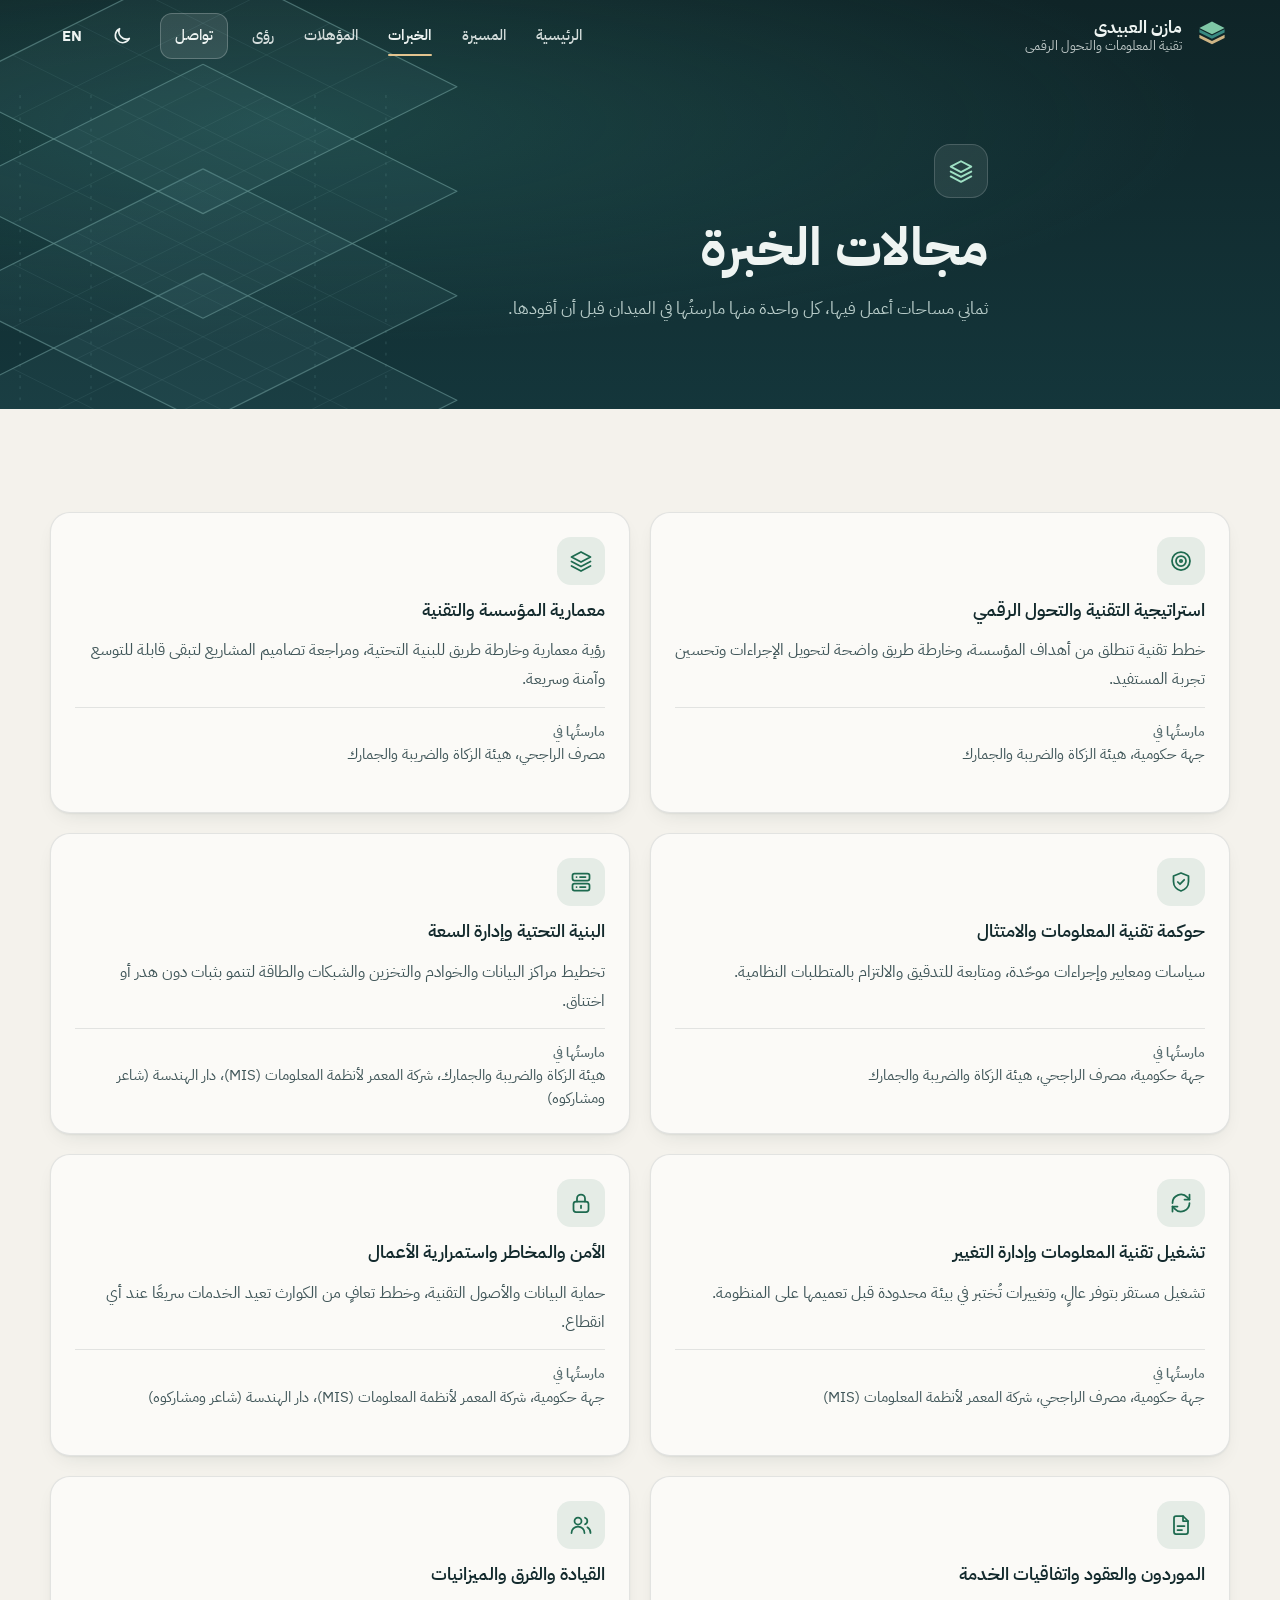
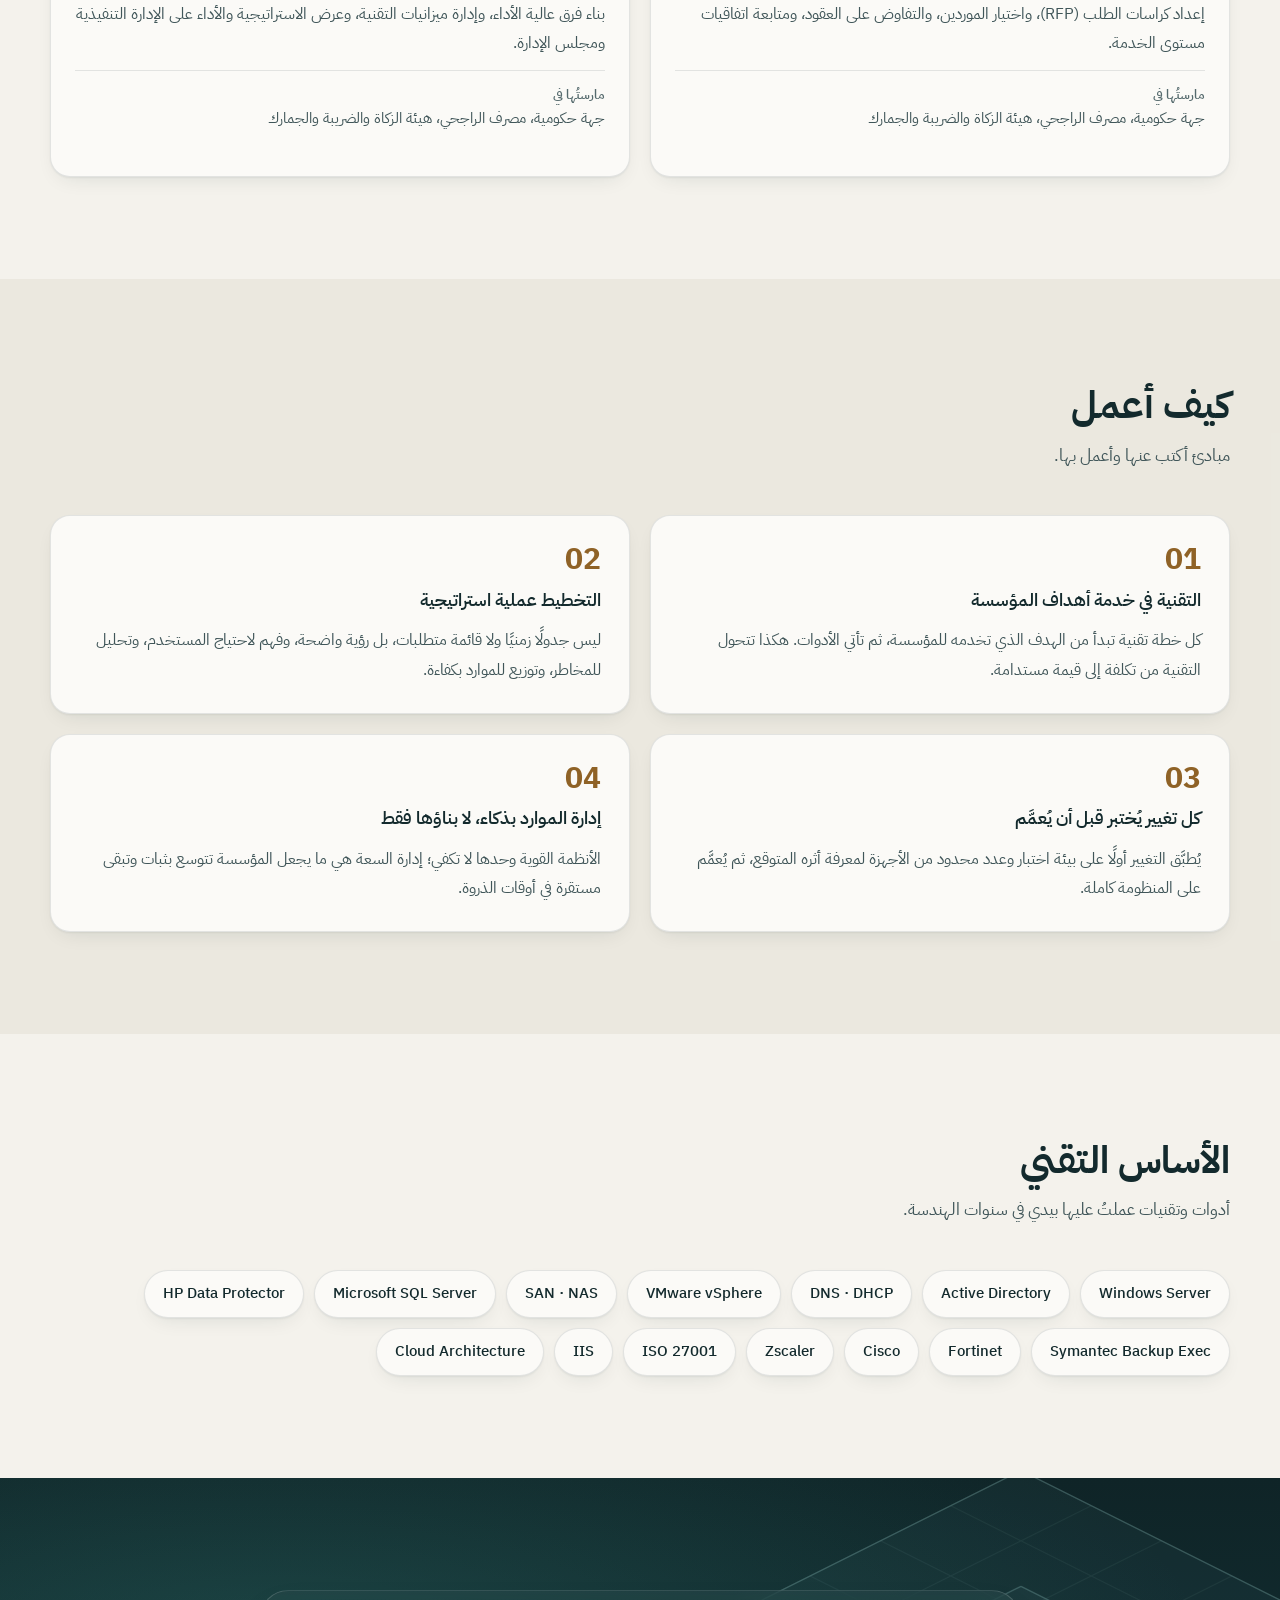
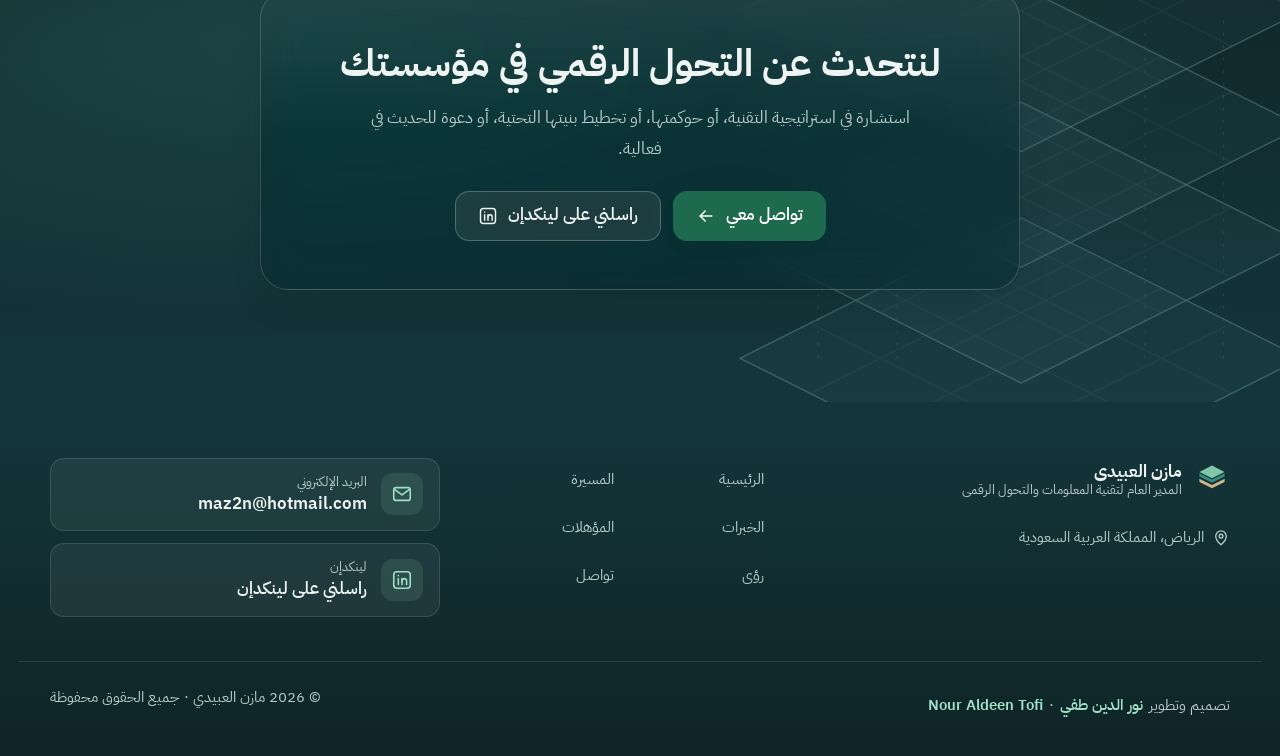
<file: expertise.html>
<!doctype html>
<html lang="ar" dir="rtl" data-page="expertise" data-alt="en/expertise.html">
<head>
<meta charset="utf-8">
<meta name="viewport" content="width=device-width, initial-scale=1, viewport-fit=cover">
<title>مجالات الخبرة — مازن العبيدي</title>
<meta name="description" content="خبرات مازن العبيدي: استراتيجية التقنية والتحول الرقمي، معمارية المؤسسة، حوكمة تقنية المعلومات، البنية التحتية وإدارة السعة، الأمن واستمرارية الأعمال، والموردون والعقود.">
<meta name="robots" content="noindex, nofollow">
<meta name="author" content="مازن العبيدي">
<meta name="theme-color" content="#0f2427">
<link rel="canonical" href="https://nouraldeentofi.github.io/mazen-alobaidi/expertise.html">
<link rel="alternate" hreflang="ar" href="https://nouraldeentofi.github.io/mazen-alobaidi/expertise.html">
<link rel="alternate" hreflang="en" href="https://nouraldeentofi.github.io/mazen-alobaidi/en/expertise.html">
<link rel="alternate" hreflang="x-default" href="https://nouraldeentofi.github.io/mazen-alobaidi/expertise.html">
<meta property="og:type" content="website">
<meta property="og:site_name" content="مازن العبيدي">
<meta property="og:title" content="مجالات الخبرة — مازن العبيدي">
<meta property="og:description" content="خبرات مازن العبيدي: استراتيجية التقنية والتحول الرقمي، معمارية المؤسسة، حوكمة تقنية المعلومات، البنية التحتية وإدارة السعة، الأمن واستمرارية الأعمال، والموردون والعقود.">
<meta property="og:url" content="https://nouraldeentofi.github.io/mazen-alobaidi/expertise.html">
<meta property="og:image" content="https://nouraldeentofi.github.io/mazen-alobaidi/assets/img/og.jpg">
<meta property="og:image:width" content="1200">
<meta property="og:image:height" content="630">
<meta property="og:locale" content="ar_SA">
<meta property="og:locale:alternate" content="en_US">
<meta name="twitter:card" content="summary_large_image">
<meta name="twitter:title" content="مجالات الخبرة — مازن العبيدي">
<meta name="twitter:description" content="خبرات مازن العبيدي: استراتيجية التقنية والتحول الرقمي، معمارية المؤسسة، حوكمة تقنية المعلومات، البنية التحتية وإدارة السعة، الأمن واستمرارية الأعمال، والموردون والعقود.">
<meta name="twitter:image" content="https://nouraldeentofi.github.io/mazen-alobaidi/assets/img/og.jpg">
<link rel="icon" href="assets/img/favicon.svg" type="image/svg+xml">
<link rel="apple-touch-icon" href="assets/img/apple-touch-icon.png">
<link rel="help" type="text/plain" href="llms.txt" title="llms.txt">
<link rel="preload" href="assets/fonts/plex-ar-400.woff2" as="font" type="font/woff2" crossorigin><link rel="preload" href="assets/fonts/plex-ar-700.woff2" as="font" type="font/woff2" crossorigin>
<link rel="stylesheet" href="assets/style.css?v=a3cc9743">
<script>(function(){var d=document.documentElement,t;d.classList.add('js');setTimeout(function(){if(!window.__maReady)d.classList.remove('js')},3500);try{t=localStorage.getItem('mazen-alobaidi:theme')}catch(e){}if(t!=='light'&&t!=='dark'){t=matchMedia('(prefers-color-scheme: dark)').matches?'dark':'light'}d.setAttribute('data-theme',t);try{var L=localStorage.getItem('mazen-alobaidi:lang'),r=document.referrer,same=false;try{same=!!r&&new URL(r).origin===location.origin}catch(e){}if((L==='ar'||L==='en')&&L!==d.lang&&!same&&location.protocol!=='file:'){location.replace(d.getAttribute('data-alt'))}}catch(e){}})();</script>
<script type="application/ld+json">{"@context": "https://schema.org", "@type": "Person", "@id": "https://nouraldeentofi.github.io/mazen-alobaidi/#person", "name": "مازن العبيدي", "alternateName": ["مازن العبيدي", "م. مازن العبيدي", "مازن فهد العبيدي", "مازن فهد زايد العبيدي", "مازن عبيدي", "مازن العبيدى", "المهندس مازن العبيدي", "Mazen Alobaidi", "Mazen Al-Obaidi", "Mazen Al Obaidi", "Mazen AlObaidi", "Mazen Alobaidy", "Mazen Al-Obaidy", "Mazen Obaidi", "Mazen Fahad Alobaidi", "Mazen Fahd Alobaidi", "Eng. Mazen Alobaidi", "Mazen A."], "honorificPrefix": "م.", "jobTitle": ["المدير العام لتقنية المعلومات والتحول الرقمي", "General Manager, Information Technology & Digital Transformation"], "description": "الموقع الشخصي للمهندس مازن العبيدي: أكثر من 13 سنة في تقنية المعلومات، من البنية التحتية ومراكز البيانات إلى قيادة الاستراتيجية والحوكمة والتحول الرقمي.", "url": "https://nouraldeentofi.github.io/mazen-alobaidi/", "image": "https://nouraldeentofi.github.io/mazen-alobaidi/assets/img/mazen-600.jpg", "address": {"@type": "PostalAddress", "addressLocality": "Riyadh", "addressCountry": "SA"}, "homeLocation": {"@type": "City", "name": "Riyadh", "alternateName": "الرياض"}, "worksFor": {"@type": "GovernmentOrganization", "name": "Government entity — Riyadh", "alternateName": "جهة حكومية — الرياض"}, "hasOccupation": {"@type": "Occupation", "name": "General Manager, Information Technology & Digital Transformation", "alternateName": ["General Manager of Information Technology and Digital Transformation", "Chief Information Officer", "CIO", "VP of Information Technology", "IT General Manager", "Head of IT", "Digital Transformation Leader", "Enterprise Architecture Consultant", "IT Strategy Consultant", "IT Infrastructure Director", "المدير العام لتقنية المعلومات والتحول الرقمي", "مدير عام تقنية المعلومات", "رئيس تقنية المعلومات", "نائب الرئيس لتقنية المعلومات", "قائد التحول الرقمي", "مستشار تقنية المعلومات", "مستشار التحول الرقمي", "مدير البنية التحتية التقنية"], "occupationLocation": {"@type": "City", "name": "Riyadh"}, "skills": "IT Strategy, Digital Transformation, IT Governance, Enterprise Architecture, TOGAF, Capacity Management, Data Center Architecture, High Availability Architecture, IT Infrastructure Planning, Cybersecurity, Risk Management, Business Continuity, Disaster Recovery, Vendor Management, RFP, Service Level Agreements, IT Budgeting, Change Management, Team Leadership, VMware vSphere"}, "knowsAbout": ["IT Strategy", "Digital Transformation", "IT Governance", "Enterprise Architecture", "TOGAF", "Capacity Management", "Data Center Architecture", "High Availability Architecture", "IT Infrastructure Planning", "Cybersecurity", "Risk Management", "Business Continuity", "Disaster Recovery", "Vendor Management", "RFP", "Service Level Agreements", "IT Budgeting", "Change Management", "Team Leadership", "VMware vSphere", "Windows Server", "ISO 27001", "Cloud Architecture", "استراتيجية تقنية المعلومات", "التحول الرقمي", "حوكمة تقنية المعلومات", "معمارية المؤسسة", "إدارة السعة", "مراكز البيانات", "استمرارية الأعمال", "إدارة المخاطر", "الأمن السيبراني"], "hasCredential": [{"@type": "EducationalOccupationalCredential", "credentialCategory": "degree", "name": "Bachelor's Degree, Computer Engineering", "recognizedBy": {"@type": "CollegeOrUniversity", "name": "Taif University", "alternateName": "جامعة الطائف"}}, {"@type": "EducationalOccupationalCredential", "credentialCategory": "certificate", "name": "Strategic Planning", "alternateName": "التخطيط الاستراتيجي", "recognizedBy": {"@type": "Organization", "name": "London Corporate Training"}}, {"@type": "EducationalOccupationalCredential", "credentialCategory": "certificate", "name": "TOGAF 9 Foundation and Certified Training", "alternateName": "تدريب TOGAF 9 التأسيسي والمعتمد", "recognizedBy": {"@type": "Organization", "name": "JODAYN"}}, {"@type": "EducationalOccupationalCredential", "credentialCategory": "certificate", "name": "Cloud Architecture: Advanced Concepts", "alternateName": "معمارية السحابة: مفاهيم متقدمة", "recognizedBy": {"@type": "Organization", "name": "LinkedIn Learning"}}, {"@type": "EducationalOccupationalCredential", "credentialCategory": "certificate", "name": "Learning Cloud Computing: Core Concepts", "alternateName": "الحوسبة السحابية: المفاهيم الأساسية", "recognizedBy": {"@type": "Organization", "name": "LinkedIn Learning"}}, {"@type": "EducationalOccupationalCredential", "credentialCategory": "certificate", "name": "vSphere 6.7 Foundations: Networking", "alternateName": "أساسيات شبكات vSphere 6.7", "recognizedBy": {"@type": "Organization", "name": "LinkedIn Learning"}}, {"@type": "EducationalOccupationalCredential", "credentialCategory": "certificate", "name": "VMware vSphere 6.5 Advanced Networking", "alternateName": "شبكات VMware vSphere 6.5 المتقدمة", "recognizedBy": {"@type": "Organization", "name": "LinkedIn Learning"}}, {"@type": "EducationalOccupationalCredential", "credentialCategory": "certificate", "name": "Microsoft SQL Server 2016: Installation and Administration", "alternateName": "تثبيت Microsoft SQL Server 2016 وإدارته", "recognizedBy": {"@type": "Organization", "name": "LinkedIn Learning"}}, {"@type": "EducationalOccupationalCredential", "credentialCategory": "certificate", "name": "Introduction to SAN and NAS Storage", "alternateName": "مقدمة في تخزين SAN وNAS", "recognizedBy": {"@type": "Organization", "name": "LinkedIn Learning"}}, {"@type": "EducationalOccupationalCredential", "credentialCategory": "certificate", "name": "Project Management Foundations: Small Projects", "alternateName": "أساسيات إدارة المشاريع: المشاريع الصغيرة", "recognizedBy": {"@type": "Organization", "name": "LinkedIn Learning"}}, {"@type": "EducationalOccupationalCredential", "credentialCategory": "certificate", "name": "Project Management Tips", "alternateName": "نصائح في إدارة المشاريع", "recognizedBy": {"@type": "Organization", "name": "LinkedIn Learning"}}], "award": ["Honoured for the Real Estate Transaction Tax project (Nov 2020)", "Distinguished employee of 2020 (2020)", "First place, National Transformation Measurement 2023 (Dec 2023)", "تكريم مشروع ضريبة التصرفات العقارية", "الموظف المتميز لعام 2020", "المركز الأول في قياس التحول الوطني 2023"], "alumniOf": [{"@type": "CollegeOrUniversity", "name": "Taif University", "alternateName": "جامعة الطائف"}, {"@type": "GovernmentOrganization", "name": "Zakat, Tax and Customs Authority", "alternateName": ["ZATCA", "هيئة الزكاة والضريبة والجمارك"]}, {"@type": "BankOrCreditUnion", "name": "Al Rajhi Bank", "alternateName": "مصرف الراجحي"}, {"@type": "Organization", "name": "Al Moammar Information Systems", "alternateName": ["MIS", "المعمر لأنظمة المعلومات"]}, {"@type": "Organization", "name": "Dar Al-Handasah (Shair and Partners)", "alternateName": "دار الهندسة"}, {"@type": "Organization", "name": "InterContinental Hotels Group", "alternateName": "IHG"}], "knowsLanguage": [{"@type": "Language", "name": "Arabic", "alternateName": "ar"}, {"@type": "Language", "name": "English", "alternateName": "en"}], "sameAs": ["https://www.linkedin.com/in/mazen-a-08a4165a/"], "email": "mailto:maz2n@hotmail.com"}</script><script type="application/ld+json">{"@context": "https://schema.org", "@type": "WebPage", "@id": "https://nouraldeentofi.github.io/mazen-alobaidi/expertise.html#page", "url": "https://nouraldeentofi.github.io/mazen-alobaidi/expertise.html", "name": "مجالات الخبرة — مازن العبيدي", "description": "خبرات مازن العبيدي: استراتيجية التقنية والتحول الرقمي، معمارية المؤسسة، حوكمة تقنية المعلومات، البنية التحتية وإدارة السعة، الأمن واستمرارية الأعمال، والموردون والعقود.", "inLanguage": "ar", "isPartOf": {"@type": "WebSite", "@id": "https://nouraldeentofi.github.io/mazen-alobaidi/#site", "name": "مازن العبيدي", "url": "https://nouraldeentofi.github.io/mazen-alobaidi/"}, "about": {"@id": "https://nouraldeentofi.github.io/mazen-alobaidi/#person"}}</script><script type="application/ld+json">{"@context": "https://schema.org", "@type": "Service", "name": "استشارات استراتيجية التقنية والتحول الرقمي", "description": "استشارات في استراتيجية تقنية المعلومات، والتحول الرقمي، وحوكمة التقنية، ومعمارية المؤسسة، وتخطيط البنية التحتية والسعة.", "provider": {"@id": "https://nouraldeentofi.github.io/mazen-alobaidi/#person"}, "areaServed": {"@type": "Country", "name": "Saudi Arabia"}, "availableLanguage": ["ar", "en"], "serviceType": ["استراتيجية التقنية والتحول الرقمي", "معمارية المؤسسة والتقنية", "حوكمة تقنية المعلومات والامتثال", "البنية التحتية وإدارة السعة", "تشغيل تقنية المعلومات وإدارة التغيير", "الأمن والمخاطر واستمرارية الأعمال", "الموردون والعقود واتفاقيات الخدمة", "القيادة والفرق والميزانيات"]}</script><script type="application/ld+json">{"@context": "https://schema.org", "@type": "BreadcrumbList", "itemListElement": [{"@type": "ListItem", "position": 1, "name": "الرئيسية", "item": "https://nouraldeentofi.github.io/mazen-alobaidi/"}, {"@type": "ListItem", "position": 2, "name": "الخبرات", "item": "https://nouraldeentofi.github.io/mazen-alobaidi/expertise.html"}]}</script>
</head>
<body>
<a class="skip" href="#main">تخطَّ إلى المحتوى</a>
<svg class="sprite" aria-hidden="true" focusable="false" xmlns="http://www.w3.org/2000/svg"><symbol id="i-home" viewBox="0 0 24 24"><path d="M3 10.5 12 3l9 7.5"/><path d="M5 9.5V21h14V9.5"/><path d="M10 21v-6h4v6"/></symbol><symbol id="i-stairs" viewBox="0 0 24 24"><path d="M3 20h5v-5h5v-5h5V5h3"/></symbol><symbol id="i-layers" viewBox="0 0 24 24"><path d="M12 3 2.5 8 12 13l9.5-5L12 3Z"/><path d="m2.5 12.5 9.5 5 9.5-5"/><path d="m2.5 17 9.5 5 9.5-5"/></symbol><symbol id="i-award" viewBox="0 0 24 24"><circle cx="12" cy="9" r="6"/><path d="M8.6 14 7 21l5-2.6 5 2.6-1.6-7"/></symbol><symbol id="i-medal" viewBox="0 0 24 24"><path d="M7.5 3h9l-2.2 6h-4.6L7.5 3Z"/><circle cx="12" cy="15" r="6"/><path d="m12 12 .9 1.9 2.1.3-1.5 1.4.4 2.1-1.9-1-1.9 1 .4-2.1-1.5-1.4 2.1-.3L12 12Z"/></symbol><symbol id="i-flag" viewBox="0 0 24 24"><path d="M5 21V4"/><path d="M5 4h11l-2 4 2 4H5"/></symbol><symbol id="i-bulb" viewBox="0 0 24 24"><path d="M9 18h6"/><path d="M10 21h4"/><path d="M12 3a6 6 0 0 0-3.6 10.8c.6.5 1 1.2 1 2V17h5.2v-1.2c0-.8.4-1.5 1-2A6 6 0 0 0 12 3Z"/></symbol><symbol id="i-mail" viewBox="0 0 24 24"><rect x="3" y="5" width="18" height="14" rx="2.5"/><path d="m3.8 7 8.2 6 8.2-6"/></symbol><symbol id="i-linkedin" viewBox="0 0 24 24"><rect x="3" y="3" width="18" height="18" rx="3.5"/><path d="M8 10.5V17"/><path d="M8 7.2v.1"/><path d="M12 17v-6.5"/><path d="M12 13.6c0-1.9 1.1-3.1 2.7-3.1 1.5 0 2.3 1 2.3 2.8V17"/></symbol><symbol id="i-pin" viewBox="0 0 24 24"><path d="M12 21s-7-6.2-7-11.5a7 7 0 0 1 14 0C19 14.8 12 21 12 21Z"/><circle cx="12" cy="9.5" r="2.5"/></symbol><symbol id="i-arrow" viewBox="0 0 24 24"><path d="M5 12h14"/><path d="m13 6 6 6-6 6"/></symbol><symbol id="i-back" viewBox="0 0 24 24"><path d="M19 12H5"/><path d="m11 18-6-6 6-6"/></symbol><symbol id="i-chev" viewBox="0 0 24 24"><path d="m6 9 6 6 6-6"/></symbol><symbol id="i-sun" viewBox="0 0 24 24"><circle cx="12" cy="12" r="4"/><path d="M12 2.5v2M12 19.5v2M4.6 4.6 6 6M18 18l1.4 1.4M2.5 12h2M19.5 12h2M4.6 19.4 6 18M18 6l1.4-1.4"/></symbol><symbol id="i-moon" viewBox="0 0 24 24"><path d="M20 14.6A8 8 0 0 1 9.4 4 8 8 0 1 0 20 14.6Z"/></symbol><symbol id="i-target" viewBox="0 0 24 24"><circle cx="12" cy="12" r="9"/><circle cx="12" cy="12" r="5"/><circle cx="12" cy="12" r="1.2"/></symbol><symbol id="i-shield" viewBox="0 0 24 24"><path d="M12 3 4.5 6v5.6c0 4.4 3.1 8.2 7.5 9.4 4.4-1.2 7.5-5 7.5-9.4V6L12 3Z"/><path d="m8.8 12 2.2 2.2 4.2-4.4"/></symbol><symbol id="i-server" viewBox="0 0 24 24"><rect x="3.5" y="3.5" width="17" height="7" rx="2"/><rect x="3.5" y="13.5" width="17" height="7" rx="2"/><path d="M7.5 7h.1M7.5 17h.1"/><path d="M11 7h5.5M11 17h5.5"/></symbol><symbol id="i-refresh" viewBox="0 0 24 24"><path d="M3.5 12a8.5 8.5 0 0 1 14.7-5.8L20.5 8.5"/><path d="M20.5 3.5v5h-5"/><path d="M20.5 12a8.5 8.5 0 0 1-14.7 5.8L3.5 15.5"/><path d="M3.5 20.5v-5h5"/></symbol><symbol id="i-lock" viewBox="0 0 24 24"><rect x="4.5" y="10.5" width="15" height="10.5" rx="2.5"/><path d="M8 10.5V7.5a4 4 0 0 1 8 0v3"/><path d="M12 14.5v2.5"/></symbol><symbol id="i-file" viewBox="0 0 24 24"><path d="M14 3H7a2 2 0 0 0-2 2v14a2 2 0 0 0 2 2h10a2 2 0 0 0 2-2V8l-5-5Z"/><path d="M14 3v5h5"/><path d="M8.5 13h7M8.5 17h4.5"/></symbol><symbol id="i-users" viewBox="0 0 24 24"><circle cx="9" cy="8" r="3.5"/><path d="M2.5 20a6.5 6.5 0 0 1 13 0"/><path d="M16 4.7a3.5 3.5 0 0 1 0 6.6"/><path d="M18.4 14.3A6.5 6.5 0 0 1 21.5 20"/></symbol><symbol id="i-calendar" viewBox="0 0 24 24"><rect x="3.5" y="5" width="17" height="15.5" rx="2.5"/><path d="M3.5 10h17M8 3v4M16 3v4"/></symbol><symbol id="i-cap" viewBox="0 0 24 24"><path d="M22 9 12 4 2 9l10 5 10-5Z"/><path d="M6 11.2V16c0 1.7 2.7 3 6 3s6-1.3 6-3v-4.8"/><path d="M22 9v6"/></symbol><symbol id="i-landmark" viewBox="0 0 24 24"><path d="M3 21h18"/><path d="M5.5 18V10.5M10 18v-7.5M14 18v-7.5M18.5 18v-7.5"/><path d="M3 10.5 12 4l9 6.5H3Z"/></symbol><symbol id="i-bank" viewBox="0 0 24 24"><path d="M3 21h18"/><path d="M4 18h16"/><path d="M6 18v-6M10 18v-6M14 18v-6M18 18v-6"/><path d="M3.5 9.5 12 4.5l8.5 5H3.5Z"/><path d="M12 7.2v.1"/></symbol><symbol id="i-building" viewBox="0 0 24 24"><rect x="5" y="3" width="14" height="18" rx="1.5"/><path d="M9 7h2M13 7h2M9 11h2M13 11h2M9 15h2M13 15h2"/><path d="M10.5 21v-2.5h3V21"/></symbol><symbol id="i-bed" viewBox="0 0 24 24"><path d="M3 19V6"/><path d="M3 14h18v5"/><path d="M21 14v-1.5A3.5 3.5 0 0 0 17.5 9H11v5"/><circle cx="7" cy="11" r="2"/></symbol><symbol id="i-copy" viewBox="0 0 24 24"><rect x="8.5" y="8.5" width="12" height="12" rx="2.5"/><path d="M15.5 8.5V6A2.5 2.5 0 0 0 13 3.5H6A2.5 2.5 0 0 0 3.5 6v7A2.5 2.5 0 0 0 6 15.5h2.5"/></symbol><symbol id="i-send" viewBox="0 0 24 24"><path d="M21 3 10.5 13.5"/><path d="M21 3 14.5 21l-4-7.5L3 9.5 21 3Z"/></symbol><symbol id="i-check" viewBox="0 0 24 24"><path d="m5 12.5 4.5 4.5L19 7.5"/></symbol><symbol id="i-external" viewBox="0 0 24 24"><path d="M14 4h6v6"/><path d="M20 4 11 13"/><path d="M18 14v4a2 2 0 0 1-2 2H6a2 2 0 0 1-2-2V8a2 2 0 0 1 2-2h4"/></symbol><symbol id="i-quote" viewBox="0 0 24 24"><path d="M9.5 7H6a2 2 0 0 0-2 2v3a2 2 0 0 0 2 2h3v1.5A2.5 2.5 0 0 1 6.5 18"/><path d="M20 7h-3.5a2 2 0 0 0-2 2v3a2 2 0 0 0 2 2h3v1.5A2.5 2.5 0 0 1 17 18"/></symbol><symbol id="i-plus" viewBox="0 0 24 24"><path d="M12 5v14M5 12h14"/></symbol></svg>
<div class="bg-grid" aria-hidden="true"></div>
<header class="site-header is-inner" id="top">
<div class="bar wrap">
<div class="bar-start"><a class="back-btn" href="index.html" aria-label="رجوع"><svg class="ic dir-ic" aria-hidden="true" focusable="false"><use href="#i-back"/></svg></a><span class="mob-title" aria-hidden="true">الخبرات</span><a class="brand" href="index.html"><svg class="mark" viewBox="0 0 40 40" aria-hidden="true" focusable="false"><path class="m3" d="M20 25.5 6 18.5v3.6l14 7 14-7v-3.6l-14 7Z"/><path class="m2" d="M20 19.5 6 12.5v3.6l14 7 14-7v-3.6l-14 7Z"/><path class="m1" d="M20 4 6 11l14 7 14-7-14-7Z"/></svg><span class="brand-text"><span class="brand-name">مازن العبيدي</span><span class="brand-role">تقنية المعلومات والتحول الرقمي</span></span></a></div>
<nav class="main-nav" aria-label="التنقل الرئيسي"><a class="nav-link" href="index.html">الرئيسية</a><a class="nav-link" href="journey.html">المسيرة</a><a class="nav-link" href="expertise.html" aria-current="page">الخبرات</a><a class="nav-link" href="credentials.html">المؤهلات</a><a class="nav-link" href="insights.html">رؤى</a><a class="nav-link nav-cta" href="contact.html">تواصل</a></nav>
<div class="bar-end">
<button class="icon-btn theme-btn" type="button" aria-label="تبديل الوضع الليلي"><span class="swap"><svg class="ic i-moon" aria-hidden="true" focusable="false"><use href="#i-moon"/></svg><svg class="ic i-sun" aria-hidden="true" focusable="false"><use href="#i-sun"/></svg></span></button>
<a class="icon-btn lang-btn" href="en/expertise.html" hreflang="en" lang="en" data-lang="en" aria-label="EN — English version">EN</a>
<a class="icon-btn only-mob" href="contact.html" aria-label="تواصل معي"><svg class="ic" aria-hidden="true" focusable="false"><use href="#i-mail"/></svg></a>
</div>
</div>
<div class="progress" aria-hidden="true"><span></span></div>
</header>
<main id="main">
<section class="page-hero band">
<div class="band-art" aria-hidden="true"><svg class="stack stack-mini" viewBox="0 0 600 640" aria-hidden="true" focusable="false" preserveAspectRatio="xMidYMid meet"><g class="st-conns"><line class="st-conn" x1="104" y1="486" x2="104" y2="150"/><line class="st-conn" x1="180" y1="486" x2="180" y2="150"/><line class="st-conn" x1="420" y1="486" x2="420" y2="150"/><line class="st-conn" x1="496" y1="486" x2="496" y2="150"/></g><g class="st-plane st-p3" style="--i:3"><polygon class="st-fill" points="300.0,350.0 572.0,486.0 300.0,622.0 28.0,486.0"/><path class="st-grid" d="M96.0,452.0L368.0,588.0M504.0,452.0L232.0,588.0M164.0,418.0L436.0,554.0M436.0,418.0L164.0,554.0M232.0,384.0L504.0,520.0M368.0,384.0L96.0,520.0"/><polygon class="st-edge" pathLength="1" points="300.0,350.0 572.0,486.0 300.0,622.0 28.0,486.0"/></g><g class="st-plane st-p2" style="--i:2"><polygon class="st-fill" points="300.0,238.0 572.0,374.0 300.0,510.0 28.0,374.0"/><path class="st-grid" d="M96.0,340.0L368.0,476.0M504.0,340.0L232.0,476.0M164.0,306.0L436.0,442.0M436.0,306.0L164.0,442.0M232.0,272.0L504.0,408.0M368.0,272.0L96.0,408.0"/><polygon class="st-edge" pathLength="1" points="300.0,238.0 572.0,374.0 300.0,510.0 28.0,374.0"/></g><g class="st-plane st-p1" style="--i:1"><polygon class="st-fill" points="300.0,126.0 572.0,262.0 300.0,398.0 28.0,262.0"/><path class="st-grid" d="M96.0,228.0L368.0,364.0M504.0,228.0L232.0,364.0M164.0,194.0L436.0,330.0M436.0,194.0L164.0,330.0M232.0,160.0L504.0,296.0M368.0,160.0L96.0,296.0"/><polygon class="st-edge" pathLength="1" points="300.0,126.0 572.0,262.0 300.0,398.0 28.0,262.0"/></g><g class="st-plane st-p0" style="--i:0"><polygon class="st-fill" points="300.0,14.0 572.0,150.0 300.0,286.0 28.0,150.0"/><path class="st-grid" d="M96.0,116.0L368.0,252.0M504.0,116.0L232.0,252.0M164.0,82.0L436.0,218.0M436.0,82.0L164.0,218.0M232.0,48.0L504.0,184.0M368.0,48.0L96.0,184.0"/><polygon class="st-edge" pathLength="1" points="300.0,14.0 572.0,150.0 300.0,286.0 28.0,150.0"/></g><g class="st-pulses"><circle class="st-pulse" style="--d:0.0s" cx="104" cy="486" r="3.2"/><circle class="st-pulse" style="--d:1.3s" cx="180" cy="486" r="3.2"/><circle class="st-pulse" style="--d:2.6s" cx="420" cy="486" r="3.2"/><circle class="st-pulse" style="--d:3.9s" cx="496" cy="486" r="3.2"/></g></svg></div>
<div class="wrap page-hero-in">
<span class="ph-ic enter" style="--e:0"><svg class="ic" aria-hidden="true" focusable="false"><use href="#i-layers"/></svg></span>
<h1 class="ph-title enter" style="--e:1">مجالات الخبرة</h1>
<p class="ph-lead enter" style="--e:2">ثماني مساحات أعمل فيها، كل واحدة منها مارستُها في الميدان قبل أن أقودها.</p>
</div>
</section>
<section class="sec" aria-label="مجالات الخبرة">
<div class="wrap"><div class="swipe grid-2"><div class="swipe-track" tabindex="0" role="group" aria-label="مجالات الخبرة"><article class="card x-card x-full reveal" style="--r:0"><span class="tile"><svg class="ic" aria-hidden="true" focusable="false"><use href="#i-target"/></svg></span><h2 class="card-title">استراتيجية التقنية والتحول الرقمي</h2><p class="card-text clamp-4">خطط تقنية تنطلق من أهداف المؤسسة، وخارطة طريق واضحة لتحويل الإجراءات وتحسين تجربة المستفيد.</p><p class="card-foot where"><span class="where-k">مارستُها في</span><span class="where-v clamp-2">جهة حكومية، هيئة الزكاة والضريبة والجمارك</span></p></article><article class="card x-card x-full reveal" style="--r:1"><span class="tile"><svg class="ic" aria-hidden="true" focusable="false"><use href="#i-layers"/></svg></span><h2 class="card-title">معمارية المؤسسة والتقنية</h2><p class="card-text clamp-4">رؤية معمارية وخارطة طريق للبنية التحتية، ومراجعة تصاميم المشاريع لتبقى قابلة للتوسع وآمنة وسريعة.</p><p class="card-foot where"><span class="where-k">مارستُها في</span><span class="where-v clamp-2">مصرف الراجحي، هيئة الزكاة والضريبة والجمارك</span></p></article><article class="card x-card x-full reveal" style="--r:0"><span class="tile"><svg class="ic" aria-hidden="true" focusable="false"><use href="#i-shield"/></svg></span><h2 class="card-title">حوكمة تقنية المعلومات والامتثال</h2><p class="card-text clamp-4">سياسات ومعايير وإجراءات موحّدة، ومتابعة للتدقيق والالتزام بالمتطلبات النظامية.</p><p class="card-foot where"><span class="where-k">مارستُها في</span><span class="where-v clamp-2">جهة حكومية، مصرف الراجحي، هيئة الزكاة والضريبة والجمارك</span></p></article><article class="card x-card x-full reveal" style="--r:1"><span class="tile"><svg class="ic" aria-hidden="true" focusable="false"><use href="#i-server"/></svg></span><h2 class="card-title">البنية التحتية وإدارة السعة</h2><p class="card-text clamp-4">تخطيط مراكز البيانات والخوادم والتخزين والشبكات والطاقة لتنمو بثبات دون هدر أو اختناق.</p><p class="card-foot where"><span class="where-k">مارستُها في</span><span class="where-v clamp-2">هيئة الزكاة والضريبة والجمارك، شركة المعمر لأنظمة المعلومات <span dir="ltr">(MIS)</span>، دار الهندسة (شاعر ومشاركوه)</span></p></article><article class="card x-card x-full reveal" style="--r:0"><span class="tile"><svg class="ic" aria-hidden="true" focusable="false"><use href="#i-refresh"/></svg></span><h2 class="card-title">تشغيل تقنية المعلومات وإدارة التغيير</h2><p class="card-text clamp-4">تشغيل مستقر بتوفر عالٍ، وتغييرات تُختبر في بيئة محدودة قبل تعميمها على المنظومة.</p><p class="card-foot where"><span class="where-k">مارستُها في</span><span class="where-v clamp-2">جهة حكومية، مصرف الراجحي، شركة المعمر لأنظمة المعلومات <span dir="ltr">(MIS)</span></span></p></article><article class="card x-card x-full reveal" style="--r:1"><span class="tile"><svg class="ic" aria-hidden="true" focusable="false"><use href="#i-lock"/></svg></span><h2 class="card-title">الأمن والمخاطر واستمرارية الأعمال</h2><p class="card-text clamp-4">حماية البيانات والأصول التقنية، وخطط تعافٍ من الكوارث تعيد الخدمات سريعًا عند أي انقطاع.</p><p class="card-foot where"><span class="where-k">مارستُها في</span><span class="where-v clamp-2">جهة حكومية، شركة المعمر لأنظمة المعلومات <span dir="ltr">(MIS)</span>، دار الهندسة (شاعر ومشاركوه)</span></p></article><article class="card x-card x-full reveal" style="--r:0"><span class="tile"><svg class="ic" aria-hidden="true" focusable="false"><use href="#i-file"/></svg></span><h2 class="card-title">الموردون والعقود واتفاقيات الخدمة</h2><p class="card-text clamp-4">إعداد كراسات الطلب <span dir="ltr">(RFP)</span>، واختيار الموردين، والتفاوض على العقود، ومتابعة اتفاقيات مستوى الخدمة.</p><p class="card-foot where"><span class="where-k">مارستُها في</span><span class="where-v clamp-2">جهة حكومية، مصرف الراجحي، هيئة الزكاة والضريبة والجمارك</span></p></article><article class="card x-card x-full reveal" style="--r:1"><span class="tile"><svg class="ic" aria-hidden="true" focusable="false"><use href="#i-users"/></svg></span><h2 class="card-title">القيادة والفرق والميزانيات</h2><p class="card-text clamp-4">بناء فرق عالية الأداء، وإدارة ميزانيات التقنية، وعرض الاستراتيجية والأداء على الإدارة التنفيذية ومجلس الإدارة.</p><p class="card-foot where"><span class="where-k">مارستُها في</span><span class="where-v clamp-2">جهة حكومية، مصرف الراجحي، هيئة الزكاة والضريبة والجمارك</span></p></article></div><div class="dots"><button class="dot" type="button" aria-label="البطاقة 1 من 8"></button><button class="dot" type="button" aria-label="البطاقة 2 من 8"></button><button class="dot" type="button" aria-label="البطاقة 3 من 8"></button><button class="dot" type="button" aria-label="البطاقة 4 من 8"></button><button class="dot" type="button" aria-label="البطاقة 5 من 8"></button><button class="dot" type="button" aria-label="البطاقة 6 من 8"></button><button class="dot" type="button" aria-label="البطاقة 7 من 8"></button><button class="dot" type="button" aria-label="البطاقة 8 من 8"></button></div></div></div>
</section>
<section class="sec sec-alt" aria-labelledby="how-t">
<div class="wrap">
<div class="sec-head "><div class="sec-head-text"><h2 id="how-t" class="sec-title reveal from-start">كيف أعمل</h2><p class="sec-lead reveal">مبادئ أكتب عنها وأعمل بها.</p></div></div>
<ol class="principles"><li class="principle card reveal" style="--r:0"><span class="p-num" dir="ltr">01</span><h3 class="card-title">التقنية في خدمة أهداف المؤسسة</h3><p class="card-text">كل خطة تقنية تبدأ من الهدف الذي تخدمه للمؤسسة، ثم تأتي الأدوات. هكذا تتحول التقنية من تكلفة إلى قيمة مستدامة.</p></li><li class="principle card reveal" style="--r:1"><span class="p-num" dir="ltr">02</span><h3 class="card-title">التخطيط عملية استراتيجية</h3><p class="card-text">ليس جدولًا زمنيًا ولا قائمة متطلبات، بل رؤية واضحة، وفهم لاحتياج المستخدم، وتحليل للمخاطر، وتوزيع للموارد بكفاءة.</p></li><li class="principle card reveal" style="--r:0"><span class="p-num" dir="ltr">03</span><h3 class="card-title">كل تغيير يُختبر قبل أن يُعمَّم</h3><p class="card-text">يُطبَّق التغيير أولًا على بيئة اختبار وعدد محدود من الأجهزة لمعرفة أثره المتوقع، ثم يُعمَّم على المنظومة كاملة.</p></li><li class="principle card reveal" style="--r:1"><span class="p-num" dir="ltr">04</span><h3 class="card-title">إدارة الموارد بذكاء، لا بناؤها فقط</h3><p class="card-text">الأنظمة القوية وحدها لا تكفي؛ إدارة السعة هي ما يجعل المؤسسة تتوسع بثبات وتبقى مستقرة في أوقات الذروة.</p></li></ol>
</div>
</section>
<section class="sec" aria-labelledby="tech-t">
<div class="wrap">
<div class="sec-head "><div class="sec-head-text"><h2 id="tech-t" class="sec-title reveal from-start">الأساس التقني</h2><p class="sec-lead reveal">أدوات وتقنيات عملتُ عليها بيدي في سنوات الهندسة.</p></div></div>
<ul class="tech"><li class="reveal" style="--r:0" dir="ltr">Windows Server</li><li class="reveal" style="--r:1" dir="ltr">Active Directory</li><li class="reveal" style="--r:2" dir="ltr">DNS · DHCP</li><li class="reveal" style="--r:3" dir="ltr">VMware vSphere</li><li class="reveal" style="--r:4" dir="ltr">SAN · NAS</li><li class="reveal" style="--r:5" dir="ltr">Microsoft SQL Server</li><li class="reveal" style="--r:0" dir="ltr">HP Data Protector</li><li class="reveal" style="--r:1" dir="ltr">Symantec Backup Exec</li><li class="reveal" style="--r:2" dir="ltr">Fortinet</li><li class="reveal" style="--r:3" dir="ltr">Cisco</li><li class="reveal" style="--r:4" dir="ltr">Zscaler</li><li class="reveal" style="--r:5" dir="ltr">ISO 27001</li><li class="reveal" style="--r:0" dir="ltr">IIS</li><li class="reveal" style="--r:1" dir="ltr">Cloud Architecture</li></ul>
</div>
</section>
<section class="band cta-band" aria-labelledby="cta-t">
<div class="band-art" aria-hidden="true"><svg class="stack stack-mini" viewBox="0 0 600 640" aria-hidden="true" focusable="false" preserveAspectRatio="xMidYMid meet"><g class="st-conns"><line class="st-conn" x1="104" y1="486" x2="104" y2="150"/><line class="st-conn" x1="180" y1="486" x2="180" y2="150"/><line class="st-conn" x1="420" y1="486" x2="420" y2="150"/><line class="st-conn" x1="496" y1="486" x2="496" y2="150"/></g><g class="st-plane st-p3" style="--i:3"><polygon class="st-fill" points="300.0,350.0 572.0,486.0 300.0,622.0 28.0,486.0"/><path class="st-grid" d="M96.0,452.0L368.0,588.0M504.0,452.0L232.0,588.0M164.0,418.0L436.0,554.0M436.0,418.0L164.0,554.0M232.0,384.0L504.0,520.0M368.0,384.0L96.0,520.0"/><polygon class="st-edge" pathLength="1" points="300.0,350.0 572.0,486.0 300.0,622.0 28.0,486.0"/></g><g class="st-plane st-p2" style="--i:2"><polygon class="st-fill" points="300.0,238.0 572.0,374.0 300.0,510.0 28.0,374.0"/><path class="st-grid" d="M96.0,340.0L368.0,476.0M504.0,340.0L232.0,476.0M164.0,306.0L436.0,442.0M436.0,306.0L164.0,442.0M232.0,272.0L504.0,408.0M368.0,272.0L96.0,408.0"/><polygon class="st-edge" pathLength="1" points="300.0,238.0 572.0,374.0 300.0,510.0 28.0,374.0"/></g><g class="st-plane st-p1" style="--i:1"><polygon class="st-fill" points="300.0,126.0 572.0,262.0 300.0,398.0 28.0,262.0"/><path class="st-grid" d="M96.0,228.0L368.0,364.0M504.0,228.0L232.0,364.0M164.0,194.0L436.0,330.0M436.0,194.0L164.0,330.0M232.0,160.0L504.0,296.0M368.0,160.0L96.0,296.0"/><polygon class="st-edge" pathLength="1" points="300.0,126.0 572.0,262.0 300.0,398.0 28.0,262.0"/></g><g class="st-plane st-p0" style="--i:0"><polygon class="st-fill" points="300.0,14.0 572.0,150.0 300.0,286.0 28.0,150.0"/><path class="st-grid" d="M96.0,116.0L368.0,252.0M504.0,116.0L232.0,252.0M164.0,82.0L436.0,218.0M436.0,82.0L164.0,218.0M232.0,48.0L504.0,184.0M368.0,48.0L96.0,184.0"/><polygon class="st-edge" pathLength="1" points="300.0,14.0 572.0,150.0 300.0,286.0 28.0,150.0"/></g><g class="st-pulses"><circle class="st-pulse" style="--d:0.0s" cx="104" cy="486" r="3.2"/><circle class="st-pulse" style="--d:1.3s" cx="180" cy="486" r="3.2"/><circle class="st-pulse" style="--d:2.6s" cx="420" cy="486" r="3.2"/><circle class="st-pulse" style="--d:3.9s" cx="496" cy="486" r="3.2"/></g></svg></div>
<div class="wrap">
<div class="cta-card glass reveal">
<h2 class="cta-title" id="cta-t">لنتحدث عن التحول الرقمي في مؤسستك</h2>
<p class="cta-lead">استشارة في استراتيجية التقنية، أو حوكمتها، أو تخطيط بنيتها التحتية، أو دعوة للحديث في فعالية.</p>
<div class="btn-row"><a class="btn btn-primary shine" href="contact.html"><span>تواصل معي</span><svg class="ic dir-ic" aria-hidden="true" focusable="false"><use href="#i-arrow"/></svg></a><a class="btn btn-glass " href="https://www.linkedin.com/in/mazen-a-08a4165a/" target="_blank" rel="noopener"><span>راسلني على لينكدإن</span><svg class="ic" aria-hidden="true" focusable="false"><use href="#i-linkedin"/></svg></a></div>
</div>
</div>
</section>
</main>
<footer class="site-footer">
<div class="wrap foot-grid">
<div class="foot-brand">
<a class="brand brand-foot" href="index.html"><svg class="mark" viewBox="0 0 40 40" aria-hidden="true" focusable="false"><path class="m3" d="M20 25.5 6 18.5v3.6l14 7 14-7v-3.6l-14 7Z"/><path class="m2" d="M20 19.5 6 12.5v3.6l14 7 14-7v-3.6l-14 7Z"/><path class="m1" d="M20 4 6 11l14 7 14-7-14-7Z"/></svg><span class="brand-text"><span class="brand-name">مازن العبيدي</span><span class="brand-role">المدير العام لتقنية المعلومات والتحول الرقمي</span></span></a>
<p class="foot-city"><svg class="ic" aria-hidden="true" focusable="false"><use href="#i-pin"/></svg><span>الرياض، المملكة العربية السعودية</span></p>
</div>
<nav class="foot-nav" aria-label="التنقل الرئيسي"><a href="index.html">الرئيسية</a><a href="journey.html">المسيرة</a><a href="expertise.html">الخبرات</a><a href="credentials.html">المؤهلات</a><a href="insights.html">رؤى</a><a href="contact.html">تواصل</a></nav>
<div class="foot-contact"><a class="c-card" href="mailto:maz2n@hotmail.com"><span class="c-ic"><svg class="ic" aria-hidden="true" focusable="false"><use href="#i-mail"/></svg></span><span class="c-txt"><span class="c-k">البريد الإلكتروني</span><span class="c-v" dir="ltr">maz2n@hotmail.com</span></span></a><a class="c-card" href="https://www.linkedin.com/in/mazen-a-08a4165a/" target="_blank" rel="noopener me"><span class="c-ic"><svg class="ic" aria-hidden="true" focusable="false"><use href="#i-linkedin"/></svg></span><span class="c-txt"><span class="c-k">لينكدإن</span><span class="c-v">راسلني على لينكدإن</span></span></a></div>
</div>
<div class="wrap foot-base">
<p class="credit">تصميم وتطوير <a class="maker" href="https://nouraldeentofi.com" target="_blank" rel="noopener">نور الدين طفي</a> · <a class="maker" href="https://nouraldeentofi.com" target="_blank" rel="noopener" lang="en" dir="ltr">Nour Aldeen Tofi</a></p>
<p class="copy">© <span dir="ltr" class="year">2026</span> مازن العبيدي · جميع الحقوق محفوظة</p>
</div>
</footer>
<nav class="dock" aria-label="التنقل الرئيسي"><div class="dock-in"><a class="dock-item" href="index.html"><svg class="ic" aria-hidden="true" focusable="false"><use href="#i-home"/></svg><span>الرئيسية</span></a><a class="dock-item" href="journey.html"><svg class="ic" aria-hidden="true" focusable="false"><use href="#i-stairs"/></svg><span>المسيرة</span></a><a class="dock-item" href="expertise.html" aria-current="page"><svg class="ic" aria-hidden="true" focusable="false"><use href="#i-layers"/></svg><span>الخبرات</span></a><a class="dock-item" href="credentials.html"><svg class="ic" aria-hidden="true" focusable="false"><use href="#i-award"/></svg><span>المؤهلات</span></a><a class="dock-item" href="insights.html"><svg class="ic" aria-hidden="true" focusable="false"><use href="#i-bulb"/></svg><span>رؤى</span></a></div></nav>
<div class="toast" role="status" aria-live="polite"></div>
<script src="assets/site.js?v=a3cc9743" defer></script>
</body>
</html>
</file>
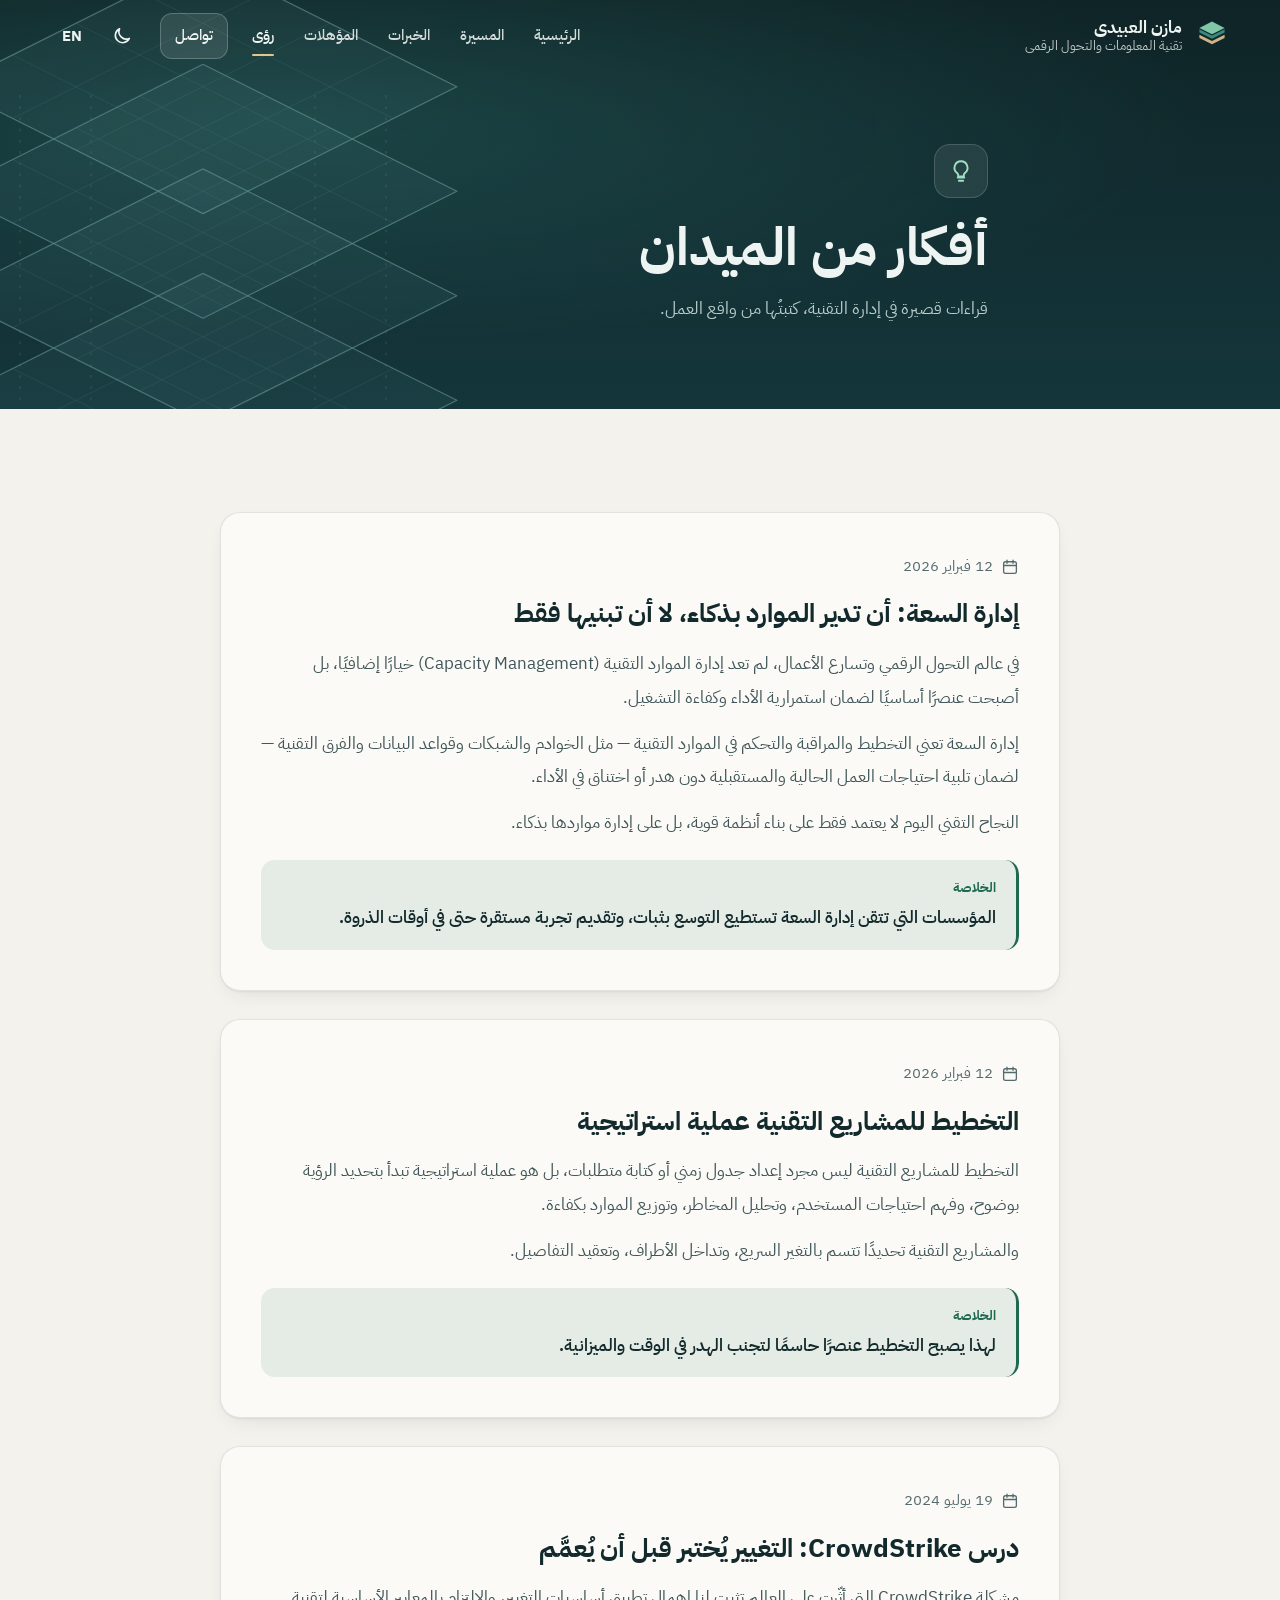
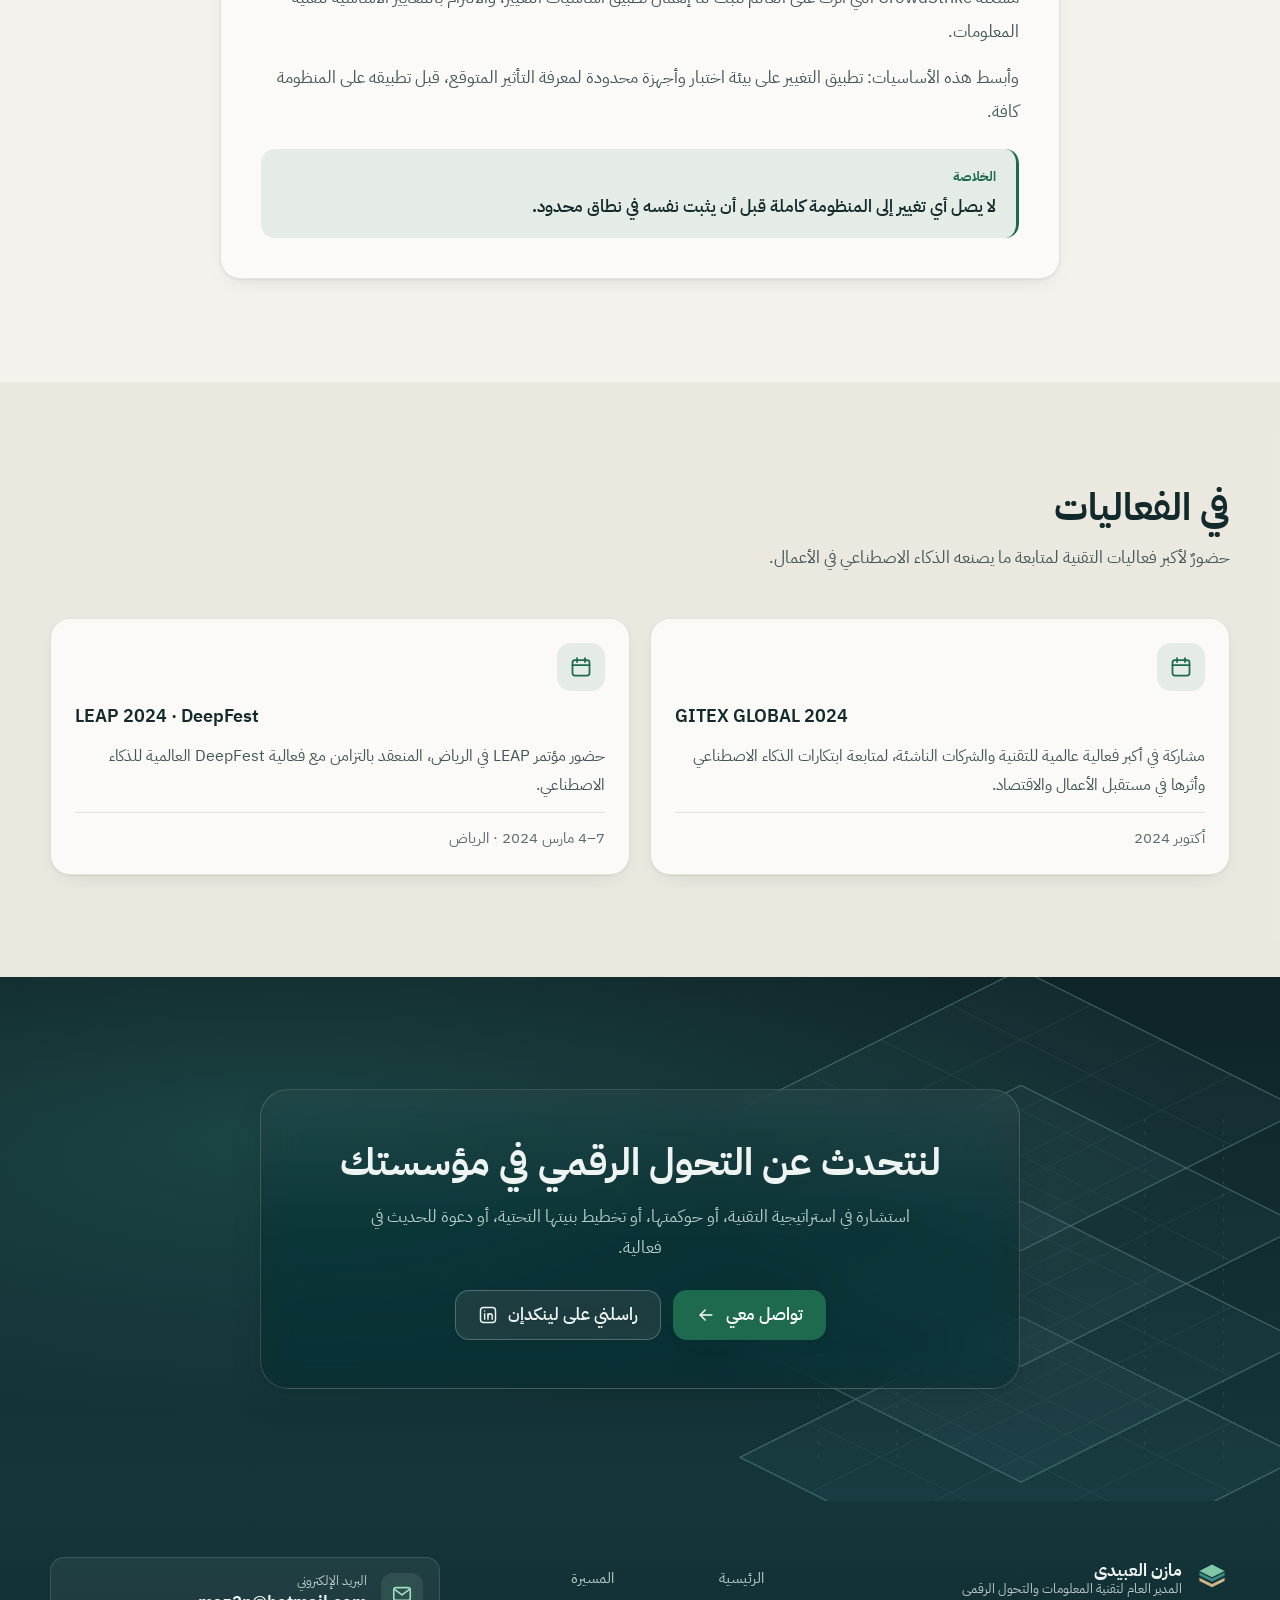
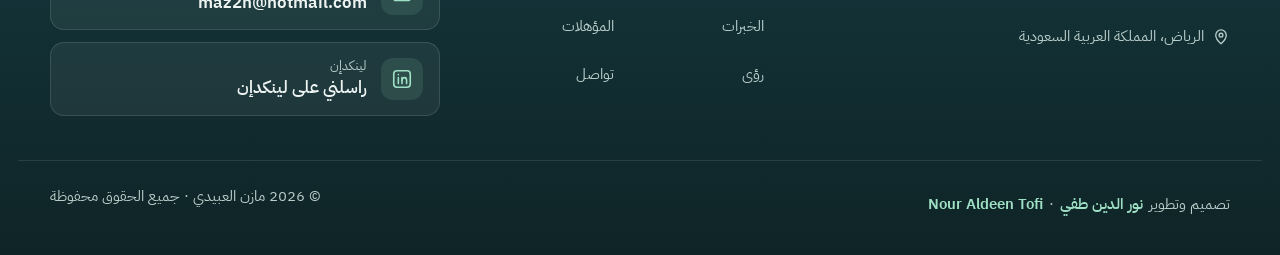
<file: insights.html>
<!doctype html>
<html lang="ar" dir="rtl" data-page="insights" data-alt="en/insights.html">
<head>
<meta charset="utf-8">
<meta name="viewport" content="width=device-width, initial-scale=1, viewport-fit=cover">
<title>أفكار من الميدان — مازن العبيدي</title>
<meta name="description" content="أفكار مازن العبيدي في إدارة التقنية: إدارة السعة، والتخطيط للمشاريع التقنية، ودرس CrowdStrike في إدارة التغيير.">
<meta name="robots" content="noindex, nofollow">
<meta name="author" content="مازن العبيدي">
<meta name="theme-color" content="#0f2427">
<link rel="canonical" href="https://nouraldeentofi.github.io/mazen-alobaidi/insights.html">
<link rel="alternate" hreflang="ar" href="https://nouraldeentofi.github.io/mazen-alobaidi/insights.html">
<link rel="alternate" hreflang="en" href="https://nouraldeentofi.github.io/mazen-alobaidi/en/insights.html">
<link rel="alternate" hreflang="x-default" href="https://nouraldeentofi.github.io/mazen-alobaidi/insights.html">
<meta property="og:type" content="website">
<meta property="og:site_name" content="مازن العبيدي">
<meta property="og:title" content="أفكار من الميدان — مازن العبيدي">
<meta property="og:description" content="أفكار مازن العبيدي في إدارة التقنية: إدارة السعة، والتخطيط للمشاريع التقنية، ودرس CrowdStrike في إدارة التغيير.">
<meta property="og:url" content="https://nouraldeentofi.github.io/mazen-alobaidi/insights.html">
<meta property="og:image" content="https://nouraldeentofi.github.io/mazen-alobaidi/assets/img/og.jpg">
<meta property="og:image:width" content="1200">
<meta property="og:image:height" content="630">
<meta property="og:locale" content="ar_SA">
<meta property="og:locale:alternate" content="en_US">
<meta name="twitter:card" content="summary_large_image">
<meta name="twitter:title" content="أفكار من الميدان — مازن العبيدي">
<meta name="twitter:description" content="أفكار مازن العبيدي في إدارة التقنية: إدارة السعة، والتخطيط للمشاريع التقنية، ودرس CrowdStrike في إدارة التغيير.">
<meta name="twitter:image" content="https://nouraldeentofi.github.io/mazen-alobaidi/assets/img/og.jpg">
<link rel="icon" href="assets/img/favicon.svg" type="image/svg+xml">
<link rel="apple-touch-icon" href="assets/img/apple-touch-icon.png">
<link rel="help" type="text/plain" href="llms.txt" title="llms.txt">
<link rel="preload" href="assets/fonts/plex-ar-400.woff2" as="font" type="font/woff2" crossorigin><link rel="preload" href="assets/fonts/plex-ar-700.woff2" as="font" type="font/woff2" crossorigin>
<link rel="stylesheet" href="assets/style.css?v=a3cc9743">
<script>(function(){var d=document.documentElement,t;d.classList.add('js');setTimeout(function(){if(!window.__maReady)d.classList.remove('js')},3500);try{t=localStorage.getItem('mazen-alobaidi:theme')}catch(e){}if(t!=='light'&&t!=='dark'){t=matchMedia('(prefers-color-scheme: dark)').matches?'dark':'light'}d.setAttribute('data-theme',t);try{var L=localStorage.getItem('mazen-alobaidi:lang'),r=document.referrer,same=false;try{same=!!r&&new URL(r).origin===location.origin}catch(e){}if((L==='ar'||L==='en')&&L!==d.lang&&!same&&location.protocol!=='file:'){location.replace(d.getAttribute('data-alt'))}}catch(e){}})();</script>
<script type="application/ld+json">{"@context": "https://schema.org", "@type": "Person", "@id": "https://nouraldeentofi.github.io/mazen-alobaidi/#person", "name": "مازن العبيدي", "alternateName": ["مازن العبيدي", "م. مازن العبيدي", "مازن فهد العبيدي", "مازن فهد زايد العبيدي", "مازن عبيدي", "مازن العبيدى", "المهندس مازن العبيدي", "Mazen Alobaidi", "Mazen Al-Obaidi", "Mazen Al Obaidi", "Mazen AlObaidi", "Mazen Alobaidy", "Mazen Al-Obaidy", "Mazen Obaidi", "Mazen Fahad Alobaidi", "Mazen Fahd Alobaidi", "Eng. Mazen Alobaidi", "Mazen A."], "honorificPrefix": "م.", "jobTitle": ["المدير العام لتقنية المعلومات والتحول الرقمي", "General Manager, Information Technology & Digital Transformation"], "description": "الموقع الشخصي للمهندس مازن العبيدي: أكثر من 13 سنة في تقنية المعلومات، من البنية التحتية ومراكز البيانات إلى قيادة الاستراتيجية والحوكمة والتحول الرقمي.", "url": "https://nouraldeentofi.github.io/mazen-alobaidi/", "image": "https://nouraldeentofi.github.io/mazen-alobaidi/assets/img/mazen-600.jpg", "address": {"@type": "PostalAddress", "addressLocality": "Riyadh", "addressCountry": "SA"}, "homeLocation": {"@type": "City", "name": "Riyadh", "alternateName": "الرياض"}, "worksFor": {"@type": "GovernmentOrganization", "name": "Government entity — Riyadh", "alternateName": "جهة حكومية — الرياض"}, "hasOccupation": {"@type": "Occupation", "name": "General Manager, Information Technology & Digital Transformation", "alternateName": ["General Manager of Information Technology and Digital Transformation", "Chief Information Officer", "CIO", "VP of Information Technology", "IT General Manager", "Head of IT", "Digital Transformation Leader", "Enterprise Architecture Consultant", "IT Strategy Consultant", "IT Infrastructure Director", "المدير العام لتقنية المعلومات والتحول الرقمي", "مدير عام تقنية المعلومات", "رئيس تقنية المعلومات", "نائب الرئيس لتقنية المعلومات", "قائد التحول الرقمي", "مستشار تقنية المعلومات", "مستشار التحول الرقمي", "مدير البنية التحتية التقنية"], "occupationLocation": {"@type": "City", "name": "Riyadh"}, "skills": "IT Strategy, Digital Transformation, IT Governance, Enterprise Architecture, TOGAF, Capacity Management, Data Center Architecture, High Availability Architecture, IT Infrastructure Planning, Cybersecurity, Risk Management, Business Continuity, Disaster Recovery, Vendor Management, RFP, Service Level Agreements, IT Budgeting, Change Management, Team Leadership, VMware vSphere"}, "knowsAbout": ["IT Strategy", "Digital Transformation", "IT Governance", "Enterprise Architecture", "TOGAF", "Capacity Management", "Data Center Architecture", "High Availability Architecture", "IT Infrastructure Planning", "Cybersecurity", "Risk Management", "Business Continuity", "Disaster Recovery", "Vendor Management", "RFP", "Service Level Agreements", "IT Budgeting", "Change Management", "Team Leadership", "VMware vSphere", "Windows Server", "ISO 27001", "Cloud Architecture", "استراتيجية تقنية المعلومات", "التحول الرقمي", "حوكمة تقنية المعلومات", "معمارية المؤسسة", "إدارة السعة", "مراكز البيانات", "استمرارية الأعمال", "إدارة المخاطر", "الأمن السيبراني"], "hasCredential": [{"@type": "EducationalOccupationalCredential", "credentialCategory": "degree", "name": "Bachelor's Degree, Computer Engineering", "recognizedBy": {"@type": "CollegeOrUniversity", "name": "Taif University", "alternateName": "جامعة الطائف"}}, {"@type": "EducationalOccupationalCredential", "credentialCategory": "certificate", "name": "Strategic Planning", "alternateName": "التخطيط الاستراتيجي", "recognizedBy": {"@type": "Organization", "name": "London Corporate Training"}}, {"@type": "EducationalOccupationalCredential", "credentialCategory": "certificate", "name": "TOGAF 9 Foundation and Certified Training", "alternateName": "تدريب TOGAF 9 التأسيسي والمعتمد", "recognizedBy": {"@type": "Organization", "name": "JODAYN"}}, {"@type": "EducationalOccupationalCredential", "credentialCategory": "certificate", "name": "Cloud Architecture: Advanced Concepts", "alternateName": "معمارية السحابة: مفاهيم متقدمة", "recognizedBy": {"@type": "Organization", "name": "LinkedIn Learning"}}, {"@type": "EducationalOccupationalCredential", "credentialCategory": "certificate", "name": "Learning Cloud Computing: Core Concepts", "alternateName": "الحوسبة السحابية: المفاهيم الأساسية", "recognizedBy": {"@type": "Organization", "name": "LinkedIn Learning"}}, {"@type": "EducationalOccupationalCredential", "credentialCategory": "certificate", "name": "vSphere 6.7 Foundations: Networking", "alternateName": "أساسيات شبكات vSphere 6.7", "recognizedBy": {"@type": "Organization", "name": "LinkedIn Learning"}}, {"@type": "EducationalOccupationalCredential", "credentialCategory": "certificate", "name": "VMware vSphere 6.5 Advanced Networking", "alternateName": "شبكات VMware vSphere 6.5 المتقدمة", "recognizedBy": {"@type": "Organization", "name": "LinkedIn Learning"}}, {"@type": "EducationalOccupationalCredential", "credentialCategory": "certificate", "name": "Microsoft SQL Server 2016: Installation and Administration", "alternateName": "تثبيت Microsoft SQL Server 2016 وإدارته", "recognizedBy": {"@type": "Organization", "name": "LinkedIn Learning"}}, {"@type": "EducationalOccupationalCredential", "credentialCategory": "certificate", "name": "Introduction to SAN and NAS Storage", "alternateName": "مقدمة في تخزين SAN وNAS", "recognizedBy": {"@type": "Organization", "name": "LinkedIn Learning"}}, {"@type": "EducationalOccupationalCredential", "credentialCategory": "certificate", "name": "Project Management Foundations: Small Projects", "alternateName": "أساسيات إدارة المشاريع: المشاريع الصغيرة", "recognizedBy": {"@type": "Organization", "name": "LinkedIn Learning"}}, {"@type": "EducationalOccupationalCredential", "credentialCategory": "certificate", "name": "Project Management Tips", "alternateName": "نصائح في إدارة المشاريع", "recognizedBy": {"@type": "Organization", "name": "LinkedIn Learning"}}], "award": ["Honoured for the Real Estate Transaction Tax project (Nov 2020)", "Distinguished employee of 2020 (2020)", "First place, National Transformation Measurement 2023 (Dec 2023)", "تكريم مشروع ضريبة التصرفات العقارية", "الموظف المتميز لعام 2020", "المركز الأول في قياس التحول الوطني 2023"], "alumniOf": [{"@type": "CollegeOrUniversity", "name": "Taif University", "alternateName": "جامعة الطائف"}, {"@type": "GovernmentOrganization", "name": "Zakat, Tax and Customs Authority", "alternateName": ["ZATCA", "هيئة الزكاة والضريبة والجمارك"]}, {"@type": "BankOrCreditUnion", "name": "Al Rajhi Bank", "alternateName": "مصرف الراجحي"}, {"@type": "Organization", "name": "Al Moammar Information Systems", "alternateName": ["MIS", "المعمر لأنظمة المعلومات"]}, {"@type": "Organization", "name": "Dar Al-Handasah (Shair and Partners)", "alternateName": "دار الهندسة"}, {"@type": "Organization", "name": "InterContinental Hotels Group", "alternateName": "IHG"}], "knowsLanguage": [{"@type": "Language", "name": "Arabic", "alternateName": "ar"}, {"@type": "Language", "name": "English", "alternateName": "en"}], "sameAs": ["https://www.linkedin.com/in/mazen-a-08a4165a/"], "email": "mailto:maz2n@hotmail.com"}</script><script type="application/ld+json">{"@context": "https://schema.org", "@type": "WebPage", "@id": "https://nouraldeentofi.github.io/mazen-alobaidi/insights.html#page", "url": "https://nouraldeentofi.github.io/mazen-alobaidi/insights.html", "name": "أفكار من الميدان — مازن العبيدي", "description": "أفكار مازن العبيدي في إدارة التقنية: إدارة السعة، والتخطيط للمشاريع التقنية، ودرس CrowdStrike في إدارة التغيير.", "inLanguage": "ar", "isPartOf": {"@type": "WebSite", "@id": "https://nouraldeentofi.github.io/mazen-alobaidi/#site", "name": "مازن العبيدي", "url": "https://nouraldeentofi.github.io/mazen-alobaidi/"}, "about": {"@id": "https://nouraldeentofi.github.io/mazen-alobaidi/#person"}}</script><script type="application/ld+json">{"@context": "https://schema.org", "@type": "BlogPosting", "headline": "إدارة السعة: أن تدير الموارد بذكاء، لا أن تبنيها فقط", "datePublished": "2026-02-12", "inLanguage": "ar", "author": {"@id": "https://nouraldeentofi.github.io/mazen-alobaidi/#person", "name": "مازن العبيدي"}, "articleBody": "في عالم التحول الرقمي وتسارع الأعمال، لم تعد إدارة الموارد التقنية (Capacity Management) خيارًا إضافيًا، بل أصبحت عنصرًا أساسيًا لضمان استمرارية الأداء وكفاءة التشغيل. إدارة السعة تعني التخطيط والمراقبة والتحكم في الموارد التقنية — مثل الخوادم والشبكات وقواعد البيانات والفرق التقنية — لضمان تلبية احتياجات العمل الحالية والمستقبلية دون هدر أو اختناق في الأداء. النجاح التقني اليوم لا يعتمد فقط على بناء أنظمة قوية، بل على إدارة مواردها بذكاء. المؤسسات التي تتقن إدارة السعة تستطيع التوسع بثبات، وتقديم تجربة مستقرة حتى في أوقات الذروة.", "url": "https://nouraldeentofi.github.io/mazen-alobaidi/insights.html#capacity"}</script><script type="application/ld+json">{"@context": "https://schema.org", "@type": "BlogPosting", "headline": "التخطيط للمشاريع التقنية عملية استراتيجية", "datePublished": "2026-02-12", "inLanguage": "ar", "author": {"@id": "https://nouraldeentofi.github.io/mazen-alobaidi/#person", "name": "مازن العبيدي"}, "articleBody": "التخطيط للمشاريع التقنية ليس مجرد إعداد جدول زمني أو كتابة متطلبات، بل هو عملية استراتيجية تبدأ بتحديد الرؤية بوضوح، وفهم احتياجات المستخدم، وتحليل المخاطر، وتوزيع الموارد بكفاءة. والمشاريع التقنية تحديدًا تتسم بالتغير السريع، وتداخل الأطراف، وتعقيد التفاصيل. لهذا يصبح التخطيط عنصرًا حاسمًا لتجنب الهدر في الوقت والميزانية.", "url": "https://nouraldeentofi.github.io/mazen-alobaidi/insights.html#planning"}</script><script type="application/ld+json">{"@context": "https://schema.org", "@type": "BlogPosting", "headline": "درس CrowdStrike: التغيير يُختبر قبل أن يُعمَّم", "datePublished": "2024-07-19", "inLanguage": "ar", "author": {"@id": "https://nouraldeentofi.github.io/mazen-alobaidi/#person", "name": "مازن العبيدي"}, "articleBody": "مشكلة CrowdStrike التي أثّرت على العالم تثبت لنا إهمال تطبيق أساسيات التغيير، والالتزام بالمعايير الأساسية لتقنية المعلومات. وأبسط هذه الأساسيات: تطبيق التغيير على بيئة اختبار وأجهزة محدودة لمعرفة التأثير المتوقع، قبل تطبيقه على المنظومة كافة. لا يصل أي تغيير إلى المنظومة كاملة قبل أن يثبت نفسه في نطاق محدود.", "url": "https://nouraldeentofi.github.io/mazen-alobaidi/insights.html#change"}</script><script type="application/ld+json">{"@context": "https://schema.org", "@type": "BreadcrumbList", "itemListElement": [{"@type": "ListItem", "position": 1, "name": "الرئيسية", "item": "https://nouraldeentofi.github.io/mazen-alobaidi/"}, {"@type": "ListItem", "position": 2, "name": "رؤى", "item": "https://nouraldeentofi.github.io/mazen-alobaidi/insights.html"}]}</script>
</head>
<body>
<a class="skip" href="#main">تخطَّ إلى المحتوى</a>
<svg class="sprite" aria-hidden="true" focusable="false" xmlns="http://www.w3.org/2000/svg"><symbol id="i-home" viewBox="0 0 24 24"><path d="M3 10.5 12 3l9 7.5"/><path d="M5 9.5V21h14V9.5"/><path d="M10 21v-6h4v6"/></symbol><symbol id="i-stairs" viewBox="0 0 24 24"><path d="M3 20h5v-5h5v-5h5V5h3"/></symbol><symbol id="i-layers" viewBox="0 0 24 24"><path d="M12 3 2.5 8 12 13l9.5-5L12 3Z"/><path d="m2.5 12.5 9.5 5 9.5-5"/><path d="m2.5 17 9.5 5 9.5-5"/></symbol><symbol id="i-award" viewBox="0 0 24 24"><circle cx="12" cy="9" r="6"/><path d="M8.6 14 7 21l5-2.6 5 2.6-1.6-7"/></symbol><symbol id="i-medal" viewBox="0 0 24 24"><path d="M7.5 3h9l-2.2 6h-4.6L7.5 3Z"/><circle cx="12" cy="15" r="6"/><path d="m12 12 .9 1.9 2.1.3-1.5 1.4.4 2.1-1.9-1-1.9 1 .4-2.1-1.5-1.4 2.1-.3L12 12Z"/></symbol><symbol id="i-flag" viewBox="0 0 24 24"><path d="M5 21V4"/><path d="M5 4h11l-2 4 2 4H5"/></symbol><symbol id="i-bulb" viewBox="0 0 24 24"><path d="M9 18h6"/><path d="M10 21h4"/><path d="M12 3a6 6 0 0 0-3.6 10.8c.6.5 1 1.2 1 2V17h5.2v-1.2c0-.8.4-1.5 1-2A6 6 0 0 0 12 3Z"/></symbol><symbol id="i-mail" viewBox="0 0 24 24"><rect x="3" y="5" width="18" height="14" rx="2.5"/><path d="m3.8 7 8.2 6 8.2-6"/></symbol><symbol id="i-linkedin" viewBox="0 0 24 24"><rect x="3" y="3" width="18" height="18" rx="3.5"/><path d="M8 10.5V17"/><path d="M8 7.2v.1"/><path d="M12 17v-6.5"/><path d="M12 13.6c0-1.9 1.1-3.1 2.7-3.1 1.5 0 2.3 1 2.3 2.8V17"/></symbol><symbol id="i-pin" viewBox="0 0 24 24"><path d="M12 21s-7-6.2-7-11.5a7 7 0 0 1 14 0C19 14.8 12 21 12 21Z"/><circle cx="12" cy="9.5" r="2.5"/></symbol><symbol id="i-arrow" viewBox="0 0 24 24"><path d="M5 12h14"/><path d="m13 6 6 6-6 6"/></symbol><symbol id="i-back" viewBox="0 0 24 24"><path d="M19 12H5"/><path d="m11 18-6-6 6-6"/></symbol><symbol id="i-chev" viewBox="0 0 24 24"><path d="m6 9 6 6 6-6"/></symbol><symbol id="i-sun" viewBox="0 0 24 24"><circle cx="12" cy="12" r="4"/><path d="M12 2.5v2M12 19.5v2M4.6 4.6 6 6M18 18l1.4 1.4M2.5 12h2M19.5 12h2M4.6 19.4 6 18M18 6l1.4-1.4"/></symbol><symbol id="i-moon" viewBox="0 0 24 24"><path d="M20 14.6A8 8 0 0 1 9.4 4 8 8 0 1 0 20 14.6Z"/></symbol><symbol id="i-target" viewBox="0 0 24 24"><circle cx="12" cy="12" r="9"/><circle cx="12" cy="12" r="5"/><circle cx="12" cy="12" r="1.2"/></symbol><symbol id="i-shield" viewBox="0 0 24 24"><path d="M12 3 4.5 6v5.6c0 4.4 3.1 8.2 7.5 9.4 4.4-1.2 7.5-5 7.5-9.4V6L12 3Z"/><path d="m8.8 12 2.2 2.2 4.2-4.4"/></symbol><symbol id="i-server" viewBox="0 0 24 24"><rect x="3.5" y="3.5" width="17" height="7" rx="2"/><rect x="3.5" y="13.5" width="17" height="7" rx="2"/><path d="M7.5 7h.1M7.5 17h.1"/><path d="M11 7h5.5M11 17h5.5"/></symbol><symbol id="i-refresh" viewBox="0 0 24 24"><path d="M3.5 12a8.5 8.5 0 0 1 14.7-5.8L20.5 8.5"/><path d="M20.5 3.5v5h-5"/><path d="M20.5 12a8.5 8.5 0 0 1-14.7 5.8L3.5 15.5"/><path d="M3.5 20.5v-5h5"/></symbol><symbol id="i-lock" viewBox="0 0 24 24"><rect x="4.5" y="10.5" width="15" height="10.5" rx="2.5"/><path d="M8 10.5V7.5a4 4 0 0 1 8 0v3"/><path d="M12 14.5v2.5"/></symbol><symbol id="i-file" viewBox="0 0 24 24"><path d="M14 3H7a2 2 0 0 0-2 2v14a2 2 0 0 0 2 2h10a2 2 0 0 0 2-2V8l-5-5Z"/><path d="M14 3v5h5"/><path d="M8.5 13h7M8.5 17h4.5"/></symbol><symbol id="i-users" viewBox="0 0 24 24"><circle cx="9" cy="8" r="3.5"/><path d="M2.5 20a6.5 6.5 0 0 1 13 0"/><path d="M16 4.7a3.5 3.5 0 0 1 0 6.6"/><path d="M18.4 14.3A6.5 6.5 0 0 1 21.5 20"/></symbol><symbol id="i-calendar" viewBox="0 0 24 24"><rect x="3.5" y="5" width="17" height="15.5" rx="2.5"/><path d="M3.5 10h17M8 3v4M16 3v4"/></symbol><symbol id="i-cap" viewBox="0 0 24 24"><path d="M22 9 12 4 2 9l10 5 10-5Z"/><path d="M6 11.2V16c0 1.7 2.7 3 6 3s6-1.3 6-3v-4.8"/><path d="M22 9v6"/></symbol><symbol id="i-landmark" viewBox="0 0 24 24"><path d="M3 21h18"/><path d="M5.5 18V10.5M10 18v-7.5M14 18v-7.5M18.5 18v-7.5"/><path d="M3 10.5 12 4l9 6.5H3Z"/></symbol><symbol id="i-bank" viewBox="0 0 24 24"><path d="M3 21h18"/><path d="M4 18h16"/><path d="M6 18v-6M10 18v-6M14 18v-6M18 18v-6"/><path d="M3.5 9.5 12 4.5l8.5 5H3.5Z"/><path d="M12 7.2v.1"/></symbol><symbol id="i-building" viewBox="0 0 24 24"><rect x="5" y="3" width="14" height="18" rx="1.5"/><path d="M9 7h2M13 7h2M9 11h2M13 11h2M9 15h2M13 15h2"/><path d="M10.5 21v-2.5h3V21"/></symbol><symbol id="i-bed" viewBox="0 0 24 24"><path d="M3 19V6"/><path d="M3 14h18v5"/><path d="M21 14v-1.5A3.5 3.5 0 0 0 17.5 9H11v5"/><circle cx="7" cy="11" r="2"/></symbol><symbol id="i-copy" viewBox="0 0 24 24"><rect x="8.5" y="8.5" width="12" height="12" rx="2.5"/><path d="M15.5 8.5V6A2.5 2.5 0 0 0 13 3.5H6A2.5 2.5 0 0 0 3.5 6v7A2.5 2.5 0 0 0 6 15.5h2.5"/></symbol><symbol id="i-send" viewBox="0 0 24 24"><path d="M21 3 10.5 13.5"/><path d="M21 3 14.5 21l-4-7.5L3 9.5 21 3Z"/></symbol><symbol id="i-check" viewBox="0 0 24 24"><path d="m5 12.5 4.5 4.5L19 7.5"/></symbol><symbol id="i-external" viewBox="0 0 24 24"><path d="M14 4h6v6"/><path d="M20 4 11 13"/><path d="M18 14v4a2 2 0 0 1-2 2H6a2 2 0 0 1-2-2V8a2 2 0 0 1 2-2h4"/></symbol><symbol id="i-quote" viewBox="0 0 24 24"><path d="M9.5 7H6a2 2 0 0 0-2 2v3a2 2 0 0 0 2 2h3v1.5A2.5 2.5 0 0 1 6.5 18"/><path d="M20 7h-3.5a2 2 0 0 0-2 2v3a2 2 0 0 0 2 2h3v1.5A2.5 2.5 0 0 1 17 18"/></symbol><symbol id="i-plus" viewBox="0 0 24 24"><path d="M12 5v14M5 12h14"/></symbol></svg>
<div class="bg-grid" aria-hidden="true"></div>
<header class="site-header is-inner" id="top">
<div class="bar wrap">
<div class="bar-start"><a class="back-btn" href="index.html" aria-label="رجوع"><svg class="ic dir-ic" aria-hidden="true" focusable="false"><use href="#i-back"/></svg></a><span class="mob-title" aria-hidden="true">رؤى</span><a class="brand" href="index.html"><svg class="mark" viewBox="0 0 40 40" aria-hidden="true" focusable="false"><path class="m3" d="M20 25.5 6 18.5v3.6l14 7 14-7v-3.6l-14 7Z"/><path class="m2" d="M20 19.5 6 12.5v3.6l14 7 14-7v-3.6l-14 7Z"/><path class="m1" d="M20 4 6 11l14 7 14-7-14-7Z"/></svg><span class="brand-text"><span class="brand-name">مازن العبيدي</span><span class="brand-role">تقنية المعلومات والتحول الرقمي</span></span></a></div>
<nav class="main-nav" aria-label="التنقل الرئيسي"><a class="nav-link" href="index.html">الرئيسية</a><a class="nav-link" href="journey.html">المسيرة</a><a class="nav-link" href="expertise.html">الخبرات</a><a class="nav-link" href="credentials.html">المؤهلات</a><a class="nav-link" href="insights.html" aria-current="page">رؤى</a><a class="nav-link nav-cta" href="contact.html">تواصل</a></nav>
<div class="bar-end">
<button class="icon-btn theme-btn" type="button" aria-label="تبديل الوضع الليلي"><span class="swap"><svg class="ic i-moon" aria-hidden="true" focusable="false"><use href="#i-moon"/></svg><svg class="ic i-sun" aria-hidden="true" focusable="false"><use href="#i-sun"/></svg></span></button>
<a class="icon-btn lang-btn" href="en/insights.html" hreflang="en" lang="en" data-lang="en" aria-label="EN — English version">EN</a>
<a class="icon-btn only-mob" href="contact.html" aria-label="تواصل معي"><svg class="ic" aria-hidden="true" focusable="false"><use href="#i-mail"/></svg></a>
</div>
</div>
<div class="progress" aria-hidden="true"><span></span></div>
</header>
<main id="main">
<section class="page-hero band">
<div class="band-art" aria-hidden="true"><svg class="stack stack-mini" viewBox="0 0 600 640" aria-hidden="true" focusable="false" preserveAspectRatio="xMidYMid meet"><g class="st-conns"><line class="st-conn" x1="104" y1="486" x2="104" y2="150"/><line class="st-conn" x1="180" y1="486" x2="180" y2="150"/><line class="st-conn" x1="420" y1="486" x2="420" y2="150"/><line class="st-conn" x1="496" y1="486" x2="496" y2="150"/></g><g class="st-plane st-p3" style="--i:3"><polygon class="st-fill" points="300.0,350.0 572.0,486.0 300.0,622.0 28.0,486.0"/><path class="st-grid" d="M96.0,452.0L368.0,588.0M504.0,452.0L232.0,588.0M164.0,418.0L436.0,554.0M436.0,418.0L164.0,554.0M232.0,384.0L504.0,520.0M368.0,384.0L96.0,520.0"/><polygon class="st-edge" pathLength="1" points="300.0,350.0 572.0,486.0 300.0,622.0 28.0,486.0"/></g><g class="st-plane st-p2" style="--i:2"><polygon class="st-fill" points="300.0,238.0 572.0,374.0 300.0,510.0 28.0,374.0"/><path class="st-grid" d="M96.0,340.0L368.0,476.0M504.0,340.0L232.0,476.0M164.0,306.0L436.0,442.0M436.0,306.0L164.0,442.0M232.0,272.0L504.0,408.0M368.0,272.0L96.0,408.0"/><polygon class="st-edge" pathLength="1" points="300.0,238.0 572.0,374.0 300.0,510.0 28.0,374.0"/></g><g class="st-plane st-p1" style="--i:1"><polygon class="st-fill" points="300.0,126.0 572.0,262.0 300.0,398.0 28.0,262.0"/><path class="st-grid" d="M96.0,228.0L368.0,364.0M504.0,228.0L232.0,364.0M164.0,194.0L436.0,330.0M436.0,194.0L164.0,330.0M232.0,160.0L504.0,296.0M368.0,160.0L96.0,296.0"/><polygon class="st-edge" pathLength="1" points="300.0,126.0 572.0,262.0 300.0,398.0 28.0,262.0"/></g><g class="st-plane st-p0" style="--i:0"><polygon class="st-fill" points="300.0,14.0 572.0,150.0 300.0,286.0 28.0,150.0"/><path class="st-grid" d="M96.0,116.0L368.0,252.0M504.0,116.0L232.0,252.0M164.0,82.0L436.0,218.0M436.0,82.0L164.0,218.0M232.0,48.0L504.0,184.0M368.0,48.0L96.0,184.0"/><polygon class="st-edge" pathLength="1" points="300.0,14.0 572.0,150.0 300.0,286.0 28.0,150.0"/></g><g class="st-pulses"><circle class="st-pulse" style="--d:0.0s" cx="104" cy="486" r="3.2"/><circle class="st-pulse" style="--d:1.3s" cx="180" cy="486" r="3.2"/><circle class="st-pulse" style="--d:2.6s" cx="420" cy="486" r="3.2"/><circle class="st-pulse" style="--d:3.9s" cx="496" cy="486" r="3.2"/></g></svg></div>
<div class="wrap page-hero-in">
<span class="ph-ic enter" style="--e:0"><svg class="ic" aria-hidden="true" focusable="false"><use href="#i-bulb"/></svg></span>
<h1 class="ph-title enter" style="--e:1">أفكار من الميدان</h1>
<p class="ph-lead enter" style="--e:2">قراءات قصيرة في إدارة التقنية، كتبتُها من واقع العمل.</p>
</div>
</section>
<section class="sec" aria-label="أفكار من الميدان">
<div class="wrap narrow essays"><article class="essay card reveal" id="capacity">
<p class="essay-date"><svg class="ic" aria-hidden="true" focusable="false"><use href="#i-calendar"/></svg><time datetime="2026-02-12"><span dir="ltr">12</span> فبراير <span dir="ltr">2026</span></time></p>
<h2 class="essay-title">إدارة السعة: أن تدير الموارد بذكاء، لا أن تبنيها فقط</h2>
<div class="essay-body"><p>في عالم التحول الرقمي وتسارع الأعمال، لم تعد إدارة الموارد التقنية <span dir="ltr">(Capacity Management)</span> خيارًا إضافيًا، بل أصبحت عنصرًا أساسيًا لضمان استمرارية الأداء وكفاءة التشغيل.</p><p>إدارة السعة تعني التخطيط والمراقبة والتحكم في الموارد التقنية — مثل الخوادم والشبكات وقواعد البيانات والفرق التقنية — لضمان تلبية احتياجات العمل الحالية والمستقبلية دون هدر أو اختناق في الأداء.</p><p>النجاح التقني اليوم لا يعتمد فقط على بناء أنظمة قوية، بل على إدارة مواردها بذكاء.</p></div>
<p class="takeaway"><span class="tk-k">الخلاصة</span><span class="tk-v">المؤسسات التي تتقن إدارة السعة تستطيع التوسع بثبات، وتقديم تجربة مستقرة حتى في أوقات الذروة.</span></p>
</article><article class="essay card reveal" id="planning">
<p class="essay-date"><svg class="ic" aria-hidden="true" focusable="false"><use href="#i-calendar"/></svg><time datetime="2026-02-12"><span dir="ltr">12</span> فبراير <span dir="ltr">2026</span></time></p>
<h2 class="essay-title">التخطيط للمشاريع التقنية عملية استراتيجية</h2>
<div class="essay-body"><p>التخطيط للمشاريع التقنية ليس مجرد إعداد جدول زمني أو كتابة متطلبات، بل هو عملية استراتيجية تبدأ بتحديد الرؤية بوضوح، وفهم احتياجات المستخدم، وتحليل المخاطر، وتوزيع الموارد بكفاءة.</p><p>والمشاريع التقنية تحديدًا تتسم بالتغير السريع، وتداخل الأطراف، وتعقيد التفاصيل.</p></div>
<p class="takeaway"><span class="tk-k">الخلاصة</span><span class="tk-v">لهذا يصبح التخطيط عنصرًا حاسمًا لتجنب الهدر في الوقت والميزانية.</span></p>
</article><article class="essay card reveal" id="change">
<p class="essay-date"><svg class="ic" aria-hidden="true" focusable="false"><use href="#i-calendar"/></svg><time datetime="2024-07-19"><span dir="ltr">19</span> يوليو <span dir="ltr">2024</span></time></p>
<h2 class="essay-title">درس <span dir="ltr">CrowdStrike</span>: التغيير يُختبر قبل أن يُعمَّم</h2>
<div class="essay-body"><p>مشكلة <span dir="ltr">CrowdStrike</span> التي أثّرت على العالم تثبت لنا إهمال تطبيق أساسيات التغيير، والالتزام بالمعايير الأساسية لتقنية المعلومات.</p><p>وأبسط هذه الأساسيات: تطبيق التغيير على بيئة اختبار وأجهزة محدودة لمعرفة التأثير المتوقع، قبل تطبيقه على المنظومة كافة.</p></div>
<p class="takeaway"><span class="tk-k">الخلاصة</span><span class="tk-v">لا يصل أي تغيير إلى المنظومة كاملة قبل أن يثبت نفسه في نطاق محدود.</span></p>
</article></div>
</section>
<section class="sec sec-alt" aria-labelledby="ev-t">
<div class="wrap">
<div class="sec-head "><div class="sec-head-text"><h2 id="ev-t" class="sec-title reveal from-start">في الفعاليات</h2><p class="sec-lead reveal">حضورٌ لأكبر فعاليات التقنية لمتابعة ما يصنعه الذكاء الاصطناعي في الأعمال.</p></div></div>
<div class="grid-2 static"><article class="card ev-card reveal" style="--r:0"><span class="tile"><svg class="ic" aria-hidden="true" focusable="false"><use href="#i-calendar"/></svg></span><h3 class="card-title" dir="ltr">GITEX GLOBAL 2024</h3><p class="card-text clamp-3">مشاركة في أكبر فعالية عالمية للتقنية والشركات الناشئة، لمتابعة ابتكارات الذكاء الاصطناعي وأثرها في مستقبل الأعمال والاقتصاد.</p><p class="card-foot"><span class="date">أكتوبر <span dir="ltr">2024</span></span></p></article><article class="card ev-card reveal" style="--r:1"><span class="tile"><svg class="ic" aria-hidden="true" focusable="false"><use href="#i-calendar"/></svg></span><h3 class="card-title" dir="ltr">LEAP 2024 · DeepFest</h3><p class="card-text clamp-3">حضور مؤتمر <span dir="ltr">LEAP</span> في الرياض، المنعقد بالتزامن مع فعالية <span dir="ltr">DeepFest</span> العالمية للذكاء الاصطناعي.</p><p class="card-foot"><span class="date"><span dir="ltr">4–7</span> مارس <span dir="ltr">2024</span> · الرياض</span></p></article></div>
</div>
</section>
<section class="band cta-band" aria-labelledby="cta-t">
<div class="band-art" aria-hidden="true"><svg class="stack stack-mini" viewBox="0 0 600 640" aria-hidden="true" focusable="false" preserveAspectRatio="xMidYMid meet"><g class="st-conns"><line class="st-conn" x1="104" y1="486" x2="104" y2="150"/><line class="st-conn" x1="180" y1="486" x2="180" y2="150"/><line class="st-conn" x1="420" y1="486" x2="420" y2="150"/><line class="st-conn" x1="496" y1="486" x2="496" y2="150"/></g><g class="st-plane st-p3" style="--i:3"><polygon class="st-fill" points="300.0,350.0 572.0,486.0 300.0,622.0 28.0,486.0"/><path class="st-grid" d="M96.0,452.0L368.0,588.0M504.0,452.0L232.0,588.0M164.0,418.0L436.0,554.0M436.0,418.0L164.0,554.0M232.0,384.0L504.0,520.0M368.0,384.0L96.0,520.0"/><polygon class="st-edge" pathLength="1" points="300.0,350.0 572.0,486.0 300.0,622.0 28.0,486.0"/></g><g class="st-plane st-p2" style="--i:2"><polygon class="st-fill" points="300.0,238.0 572.0,374.0 300.0,510.0 28.0,374.0"/><path class="st-grid" d="M96.0,340.0L368.0,476.0M504.0,340.0L232.0,476.0M164.0,306.0L436.0,442.0M436.0,306.0L164.0,442.0M232.0,272.0L504.0,408.0M368.0,272.0L96.0,408.0"/><polygon class="st-edge" pathLength="1" points="300.0,238.0 572.0,374.0 300.0,510.0 28.0,374.0"/></g><g class="st-plane st-p1" style="--i:1"><polygon class="st-fill" points="300.0,126.0 572.0,262.0 300.0,398.0 28.0,262.0"/><path class="st-grid" d="M96.0,228.0L368.0,364.0M504.0,228.0L232.0,364.0M164.0,194.0L436.0,330.0M436.0,194.0L164.0,330.0M232.0,160.0L504.0,296.0M368.0,160.0L96.0,296.0"/><polygon class="st-edge" pathLength="1" points="300.0,126.0 572.0,262.0 300.0,398.0 28.0,262.0"/></g><g class="st-plane st-p0" style="--i:0"><polygon class="st-fill" points="300.0,14.0 572.0,150.0 300.0,286.0 28.0,150.0"/><path class="st-grid" d="M96.0,116.0L368.0,252.0M504.0,116.0L232.0,252.0M164.0,82.0L436.0,218.0M436.0,82.0L164.0,218.0M232.0,48.0L504.0,184.0M368.0,48.0L96.0,184.0"/><polygon class="st-edge" pathLength="1" points="300.0,14.0 572.0,150.0 300.0,286.0 28.0,150.0"/></g><g class="st-pulses"><circle class="st-pulse" style="--d:0.0s" cx="104" cy="486" r="3.2"/><circle class="st-pulse" style="--d:1.3s" cx="180" cy="486" r="3.2"/><circle class="st-pulse" style="--d:2.6s" cx="420" cy="486" r="3.2"/><circle class="st-pulse" style="--d:3.9s" cx="496" cy="486" r="3.2"/></g></svg></div>
<div class="wrap">
<div class="cta-card glass reveal">
<h2 class="cta-title" id="cta-t">لنتحدث عن التحول الرقمي في مؤسستك</h2>
<p class="cta-lead">استشارة في استراتيجية التقنية، أو حوكمتها، أو تخطيط بنيتها التحتية، أو دعوة للحديث في فعالية.</p>
<div class="btn-row"><a class="btn btn-primary shine" href="contact.html"><span>تواصل معي</span><svg class="ic dir-ic" aria-hidden="true" focusable="false"><use href="#i-arrow"/></svg></a><a class="btn btn-glass " href="https://www.linkedin.com/in/mazen-a-08a4165a/" target="_blank" rel="noopener"><span>راسلني على لينكدإن</span><svg class="ic" aria-hidden="true" focusable="false"><use href="#i-linkedin"/></svg></a></div>
</div>
</div>
</section>
</main>
<footer class="site-footer">
<div class="wrap foot-grid">
<div class="foot-brand">
<a class="brand brand-foot" href="index.html"><svg class="mark" viewBox="0 0 40 40" aria-hidden="true" focusable="false"><path class="m3" d="M20 25.5 6 18.5v3.6l14 7 14-7v-3.6l-14 7Z"/><path class="m2" d="M20 19.5 6 12.5v3.6l14 7 14-7v-3.6l-14 7Z"/><path class="m1" d="M20 4 6 11l14 7 14-7-14-7Z"/></svg><span class="brand-text"><span class="brand-name">مازن العبيدي</span><span class="brand-role">المدير العام لتقنية المعلومات والتحول الرقمي</span></span></a>
<p class="foot-city"><svg class="ic" aria-hidden="true" focusable="false"><use href="#i-pin"/></svg><span>الرياض، المملكة العربية السعودية</span></p>
</div>
<nav class="foot-nav" aria-label="التنقل الرئيسي"><a href="index.html">الرئيسية</a><a href="journey.html">المسيرة</a><a href="expertise.html">الخبرات</a><a href="credentials.html">المؤهلات</a><a href="insights.html">رؤى</a><a href="contact.html">تواصل</a></nav>
<div class="foot-contact"><a class="c-card" href="mailto:maz2n@hotmail.com"><span class="c-ic"><svg class="ic" aria-hidden="true" focusable="false"><use href="#i-mail"/></svg></span><span class="c-txt"><span class="c-k">البريد الإلكتروني</span><span class="c-v" dir="ltr">maz2n@hotmail.com</span></span></a><a class="c-card" href="https://www.linkedin.com/in/mazen-a-08a4165a/" target="_blank" rel="noopener me"><span class="c-ic"><svg class="ic" aria-hidden="true" focusable="false"><use href="#i-linkedin"/></svg></span><span class="c-txt"><span class="c-k">لينكدإن</span><span class="c-v">راسلني على لينكدإن</span></span></a></div>
</div>
<div class="wrap foot-base">
<p class="credit">تصميم وتطوير <a class="maker" href="https://nouraldeentofi.com" target="_blank" rel="noopener">نور الدين طفي</a> · <a class="maker" href="https://nouraldeentofi.com" target="_blank" rel="noopener" lang="en" dir="ltr">Nour Aldeen Tofi</a></p>
<p class="copy">© <span dir="ltr" class="year">2026</span> مازن العبيدي · جميع الحقوق محفوظة</p>
</div>
</footer>
<nav class="dock" aria-label="التنقل الرئيسي"><div class="dock-in"><a class="dock-item" href="index.html"><svg class="ic" aria-hidden="true" focusable="false"><use href="#i-home"/></svg><span>الرئيسية</span></a><a class="dock-item" href="journey.html"><svg class="ic" aria-hidden="true" focusable="false"><use href="#i-stairs"/></svg><span>المسيرة</span></a><a class="dock-item" href="expertise.html"><svg class="ic" aria-hidden="true" focusable="false"><use href="#i-layers"/></svg><span>الخبرات</span></a><a class="dock-item" href="credentials.html"><svg class="ic" aria-hidden="true" focusable="false"><use href="#i-award"/></svg><span>المؤهلات</span></a><a class="dock-item" href="insights.html" aria-current="page"><svg class="ic" aria-hidden="true" focusable="false"><use href="#i-bulb"/></svg><span>رؤى</span></a></div></nav>
<div class="toast" role="status" aria-live="polite"></div>
<script src="assets/site.js?v=a3cc9743" defer></script>
</body>
</html>
</file>
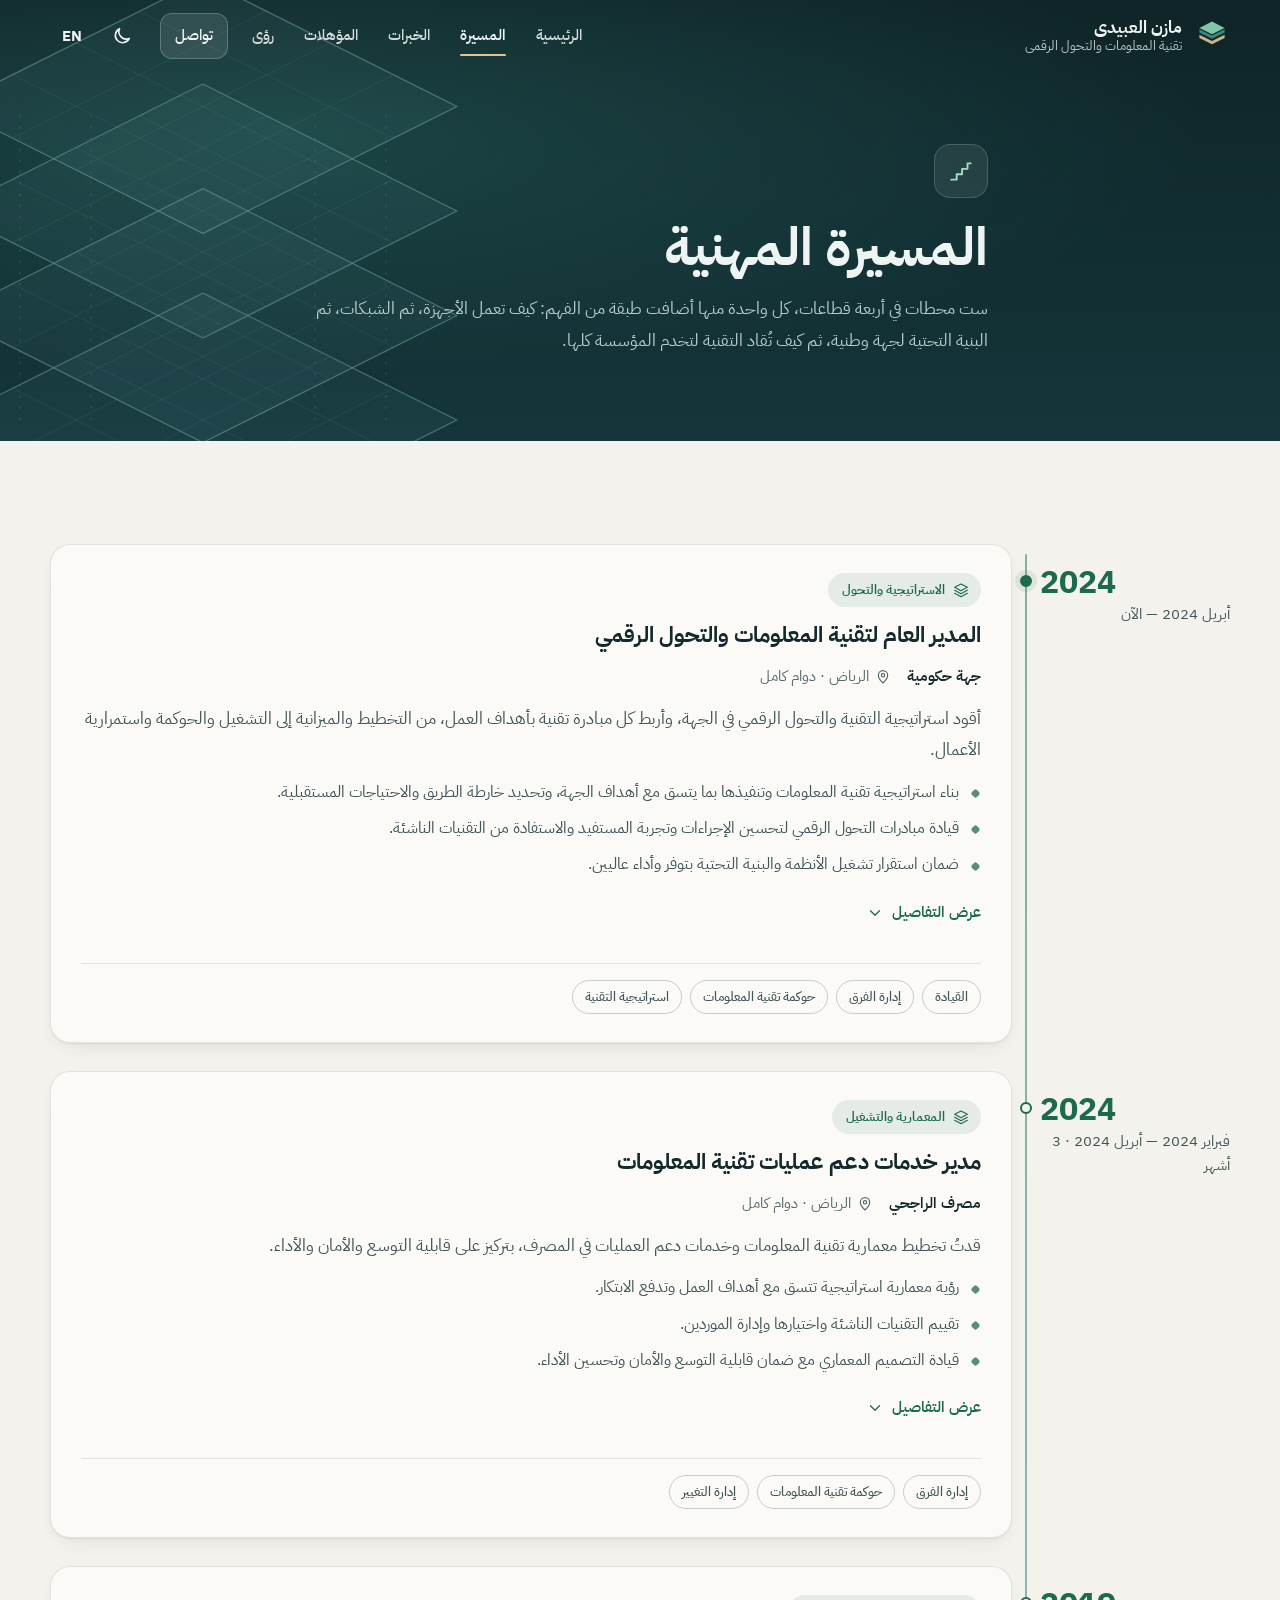
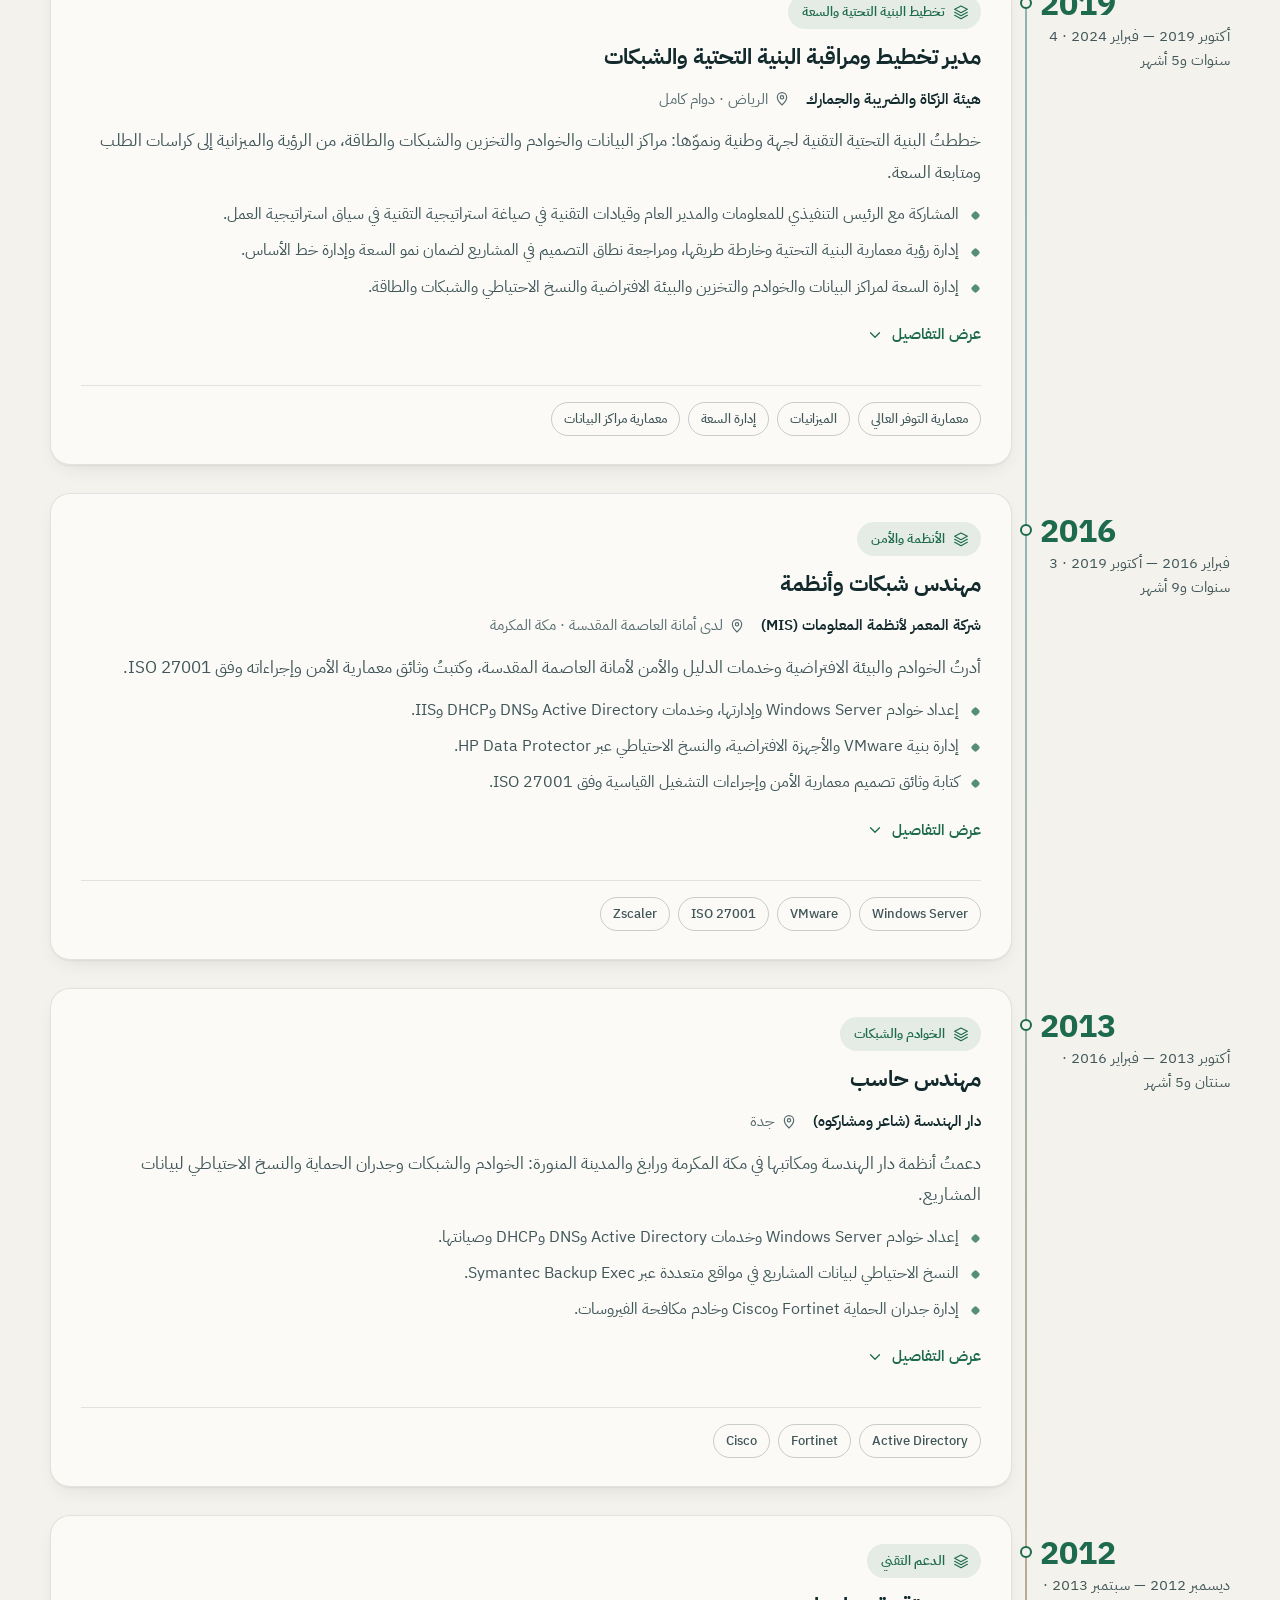
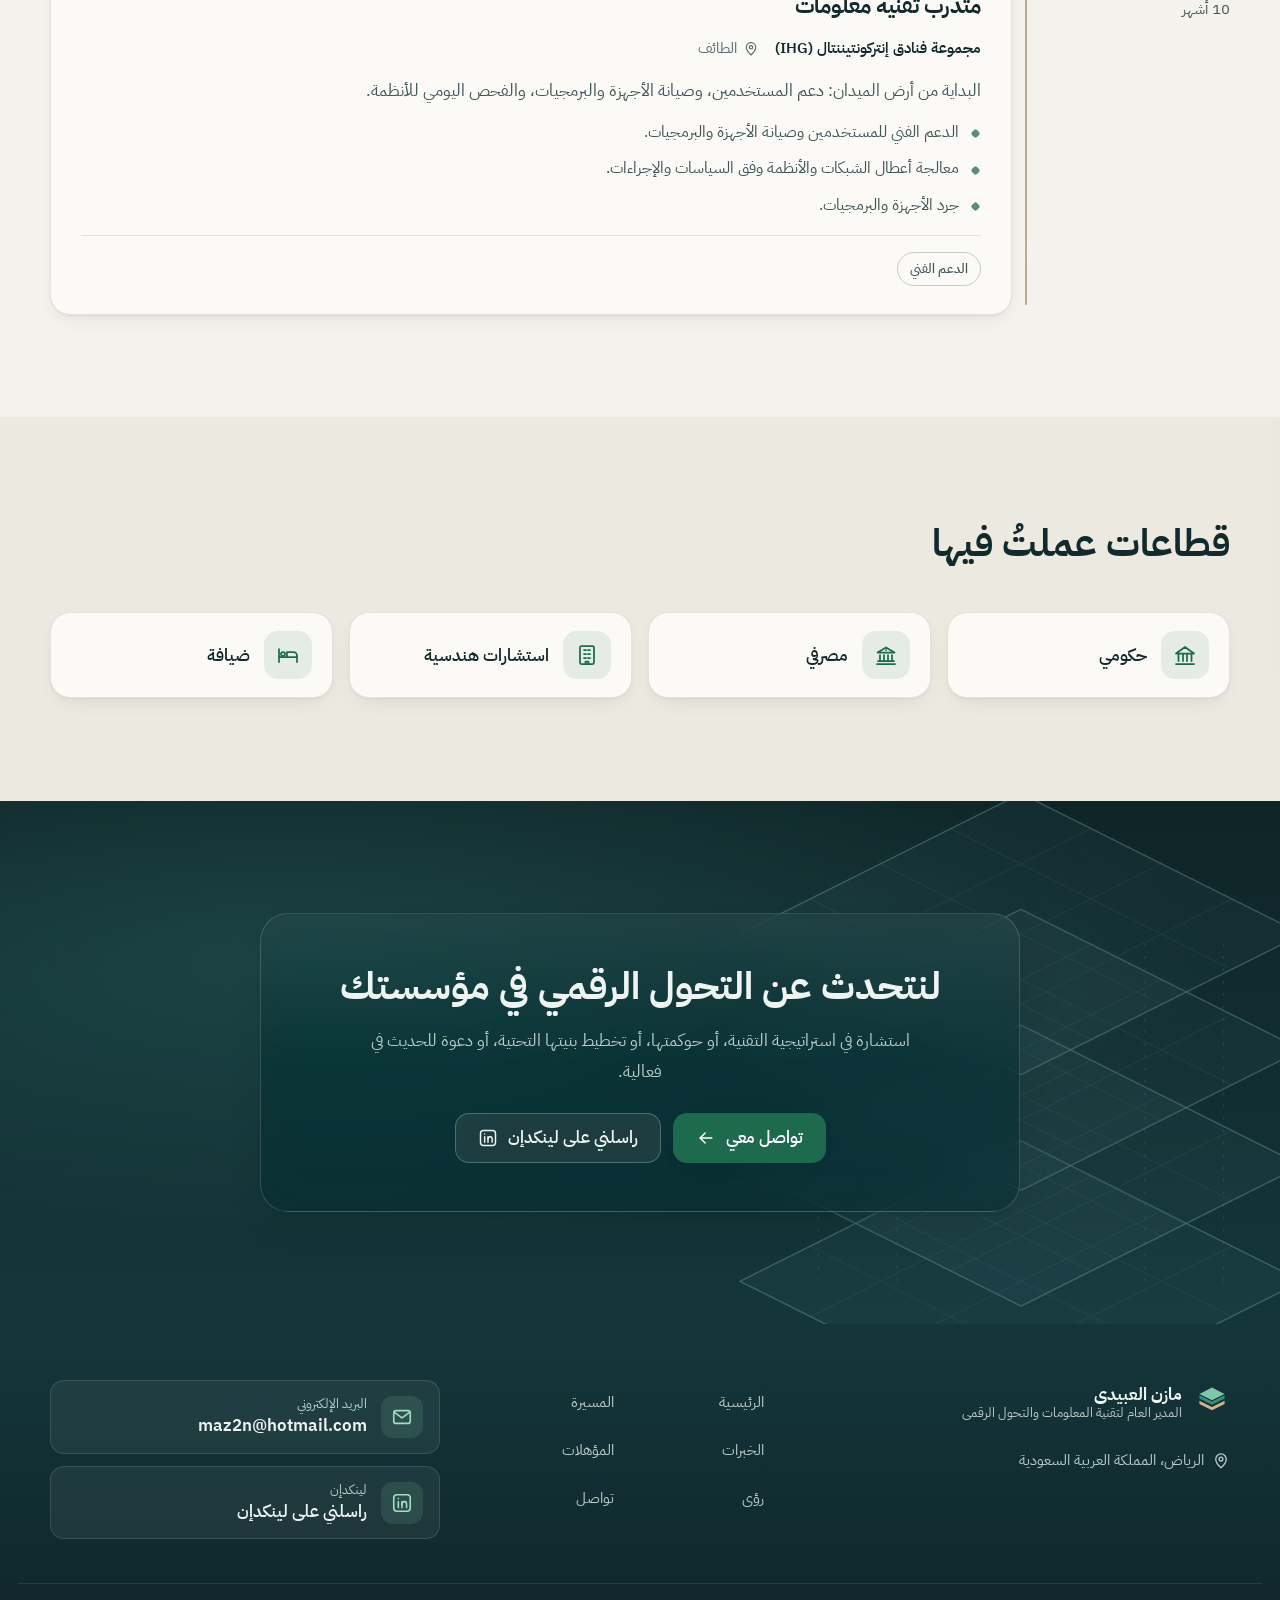
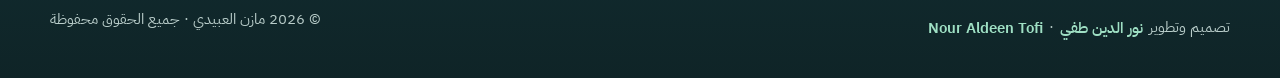
<file: journey.html>
<!doctype html>
<html lang="ar" dir="rtl" data-page="journey" data-alt="en/journey.html">
<head>
<meta charset="utf-8">
<meta name="viewport" content="width=device-width, initial-scale=1, viewport-fit=cover">
<title>المسيرة المهنية — مازن العبيدي</title>
<meta name="description" content="مسيرة مازن العبيدي المهنية: من متدرب تقنية معلومات عام 2012 إلى المدير العام لتقنية المعلومات والتحول الرقمي، مرورًا بهيئة الزكاة والضريبة والجمارك ومصرف الراجحي.">
<meta name="robots" content="noindex, nofollow">
<meta name="author" content="مازن العبيدي">
<meta name="theme-color" content="#0f2427">
<link rel="canonical" href="https://nouraldeentofi.github.io/mazen-alobaidi/journey.html">
<link rel="alternate" hreflang="ar" href="https://nouraldeentofi.github.io/mazen-alobaidi/journey.html">
<link rel="alternate" hreflang="en" href="https://nouraldeentofi.github.io/mazen-alobaidi/en/journey.html">
<link rel="alternate" hreflang="x-default" href="https://nouraldeentofi.github.io/mazen-alobaidi/journey.html">
<meta property="og:type" content="website">
<meta property="og:site_name" content="مازن العبيدي">
<meta property="og:title" content="المسيرة المهنية — مازن العبيدي">
<meta property="og:description" content="مسيرة مازن العبيدي المهنية: من متدرب تقنية معلومات عام 2012 إلى المدير العام لتقنية المعلومات والتحول الرقمي، مرورًا بهيئة الزكاة والضريبة والجمارك ومصرف الراجحي.">
<meta property="og:url" content="https://nouraldeentofi.github.io/mazen-alobaidi/journey.html">
<meta property="og:image" content="https://nouraldeentofi.github.io/mazen-alobaidi/assets/img/og.jpg">
<meta property="og:image:width" content="1200">
<meta property="og:image:height" content="630">
<meta property="og:locale" content="ar_SA">
<meta property="og:locale:alternate" content="en_US">
<meta name="twitter:card" content="summary_large_image">
<meta name="twitter:title" content="المسيرة المهنية — مازن العبيدي">
<meta name="twitter:description" content="مسيرة مازن العبيدي المهنية: من متدرب تقنية معلومات عام 2012 إلى المدير العام لتقنية المعلومات والتحول الرقمي، مرورًا بهيئة الزكاة والضريبة والجمارك ومصرف الراجحي.">
<meta name="twitter:image" content="https://nouraldeentofi.github.io/mazen-alobaidi/assets/img/og.jpg">
<link rel="icon" href="assets/img/favicon.svg" type="image/svg+xml">
<link rel="apple-touch-icon" href="assets/img/apple-touch-icon.png">
<link rel="help" type="text/plain" href="llms.txt" title="llms.txt">
<link rel="preload" href="assets/fonts/plex-ar-400.woff2" as="font" type="font/woff2" crossorigin><link rel="preload" href="assets/fonts/plex-ar-700.woff2" as="font" type="font/woff2" crossorigin>
<link rel="stylesheet" href="assets/style.css?v=a3cc9743">
<script>(function(){var d=document.documentElement,t;d.classList.add('js');setTimeout(function(){if(!window.__maReady)d.classList.remove('js')},3500);try{t=localStorage.getItem('mazen-alobaidi:theme')}catch(e){}if(t!=='light'&&t!=='dark'){t=matchMedia('(prefers-color-scheme: dark)').matches?'dark':'light'}d.setAttribute('data-theme',t);try{var L=localStorage.getItem('mazen-alobaidi:lang'),r=document.referrer,same=false;try{same=!!r&&new URL(r).origin===location.origin}catch(e){}if((L==='ar'||L==='en')&&L!==d.lang&&!same&&location.protocol!=='file:'){location.replace(d.getAttribute('data-alt'))}}catch(e){}})();</script>
<script type="application/ld+json">{"@context": "https://schema.org", "@type": "Person", "@id": "https://nouraldeentofi.github.io/mazen-alobaidi/#person", "name": "مازن العبيدي", "alternateName": ["مازن العبيدي", "م. مازن العبيدي", "مازن فهد العبيدي", "مازن فهد زايد العبيدي", "مازن عبيدي", "مازن العبيدى", "المهندس مازن العبيدي", "Mazen Alobaidi", "Mazen Al-Obaidi", "Mazen Al Obaidi", "Mazen AlObaidi", "Mazen Alobaidy", "Mazen Al-Obaidy", "Mazen Obaidi", "Mazen Fahad Alobaidi", "Mazen Fahd Alobaidi", "Eng. Mazen Alobaidi", "Mazen A."], "honorificPrefix": "م.", "jobTitle": ["المدير العام لتقنية المعلومات والتحول الرقمي", "General Manager, Information Technology & Digital Transformation"], "description": "الموقع الشخصي للمهندس مازن العبيدي: أكثر من 13 سنة في تقنية المعلومات، من البنية التحتية ومراكز البيانات إلى قيادة الاستراتيجية والحوكمة والتحول الرقمي.", "url": "https://nouraldeentofi.github.io/mazen-alobaidi/", "image": "https://nouraldeentofi.github.io/mazen-alobaidi/assets/img/mazen-600.jpg", "address": {"@type": "PostalAddress", "addressLocality": "Riyadh", "addressCountry": "SA"}, "homeLocation": {"@type": "City", "name": "Riyadh", "alternateName": "الرياض"}, "worksFor": {"@type": "GovernmentOrganization", "name": "Government entity — Riyadh", "alternateName": "جهة حكومية — الرياض"}, "hasOccupation": {"@type": "Occupation", "name": "General Manager, Information Technology & Digital Transformation", "alternateName": ["General Manager of Information Technology and Digital Transformation", "Chief Information Officer", "CIO", "VP of Information Technology", "IT General Manager", "Head of IT", "Digital Transformation Leader", "Enterprise Architecture Consultant", "IT Strategy Consultant", "IT Infrastructure Director", "المدير العام لتقنية المعلومات والتحول الرقمي", "مدير عام تقنية المعلومات", "رئيس تقنية المعلومات", "نائب الرئيس لتقنية المعلومات", "قائد التحول الرقمي", "مستشار تقنية المعلومات", "مستشار التحول الرقمي", "مدير البنية التحتية التقنية"], "occupationLocation": {"@type": "City", "name": "Riyadh"}, "skills": "IT Strategy, Digital Transformation, IT Governance, Enterprise Architecture, TOGAF, Capacity Management, Data Center Architecture, High Availability Architecture, IT Infrastructure Planning, Cybersecurity, Risk Management, Business Continuity, Disaster Recovery, Vendor Management, RFP, Service Level Agreements, IT Budgeting, Change Management, Team Leadership, VMware vSphere"}, "knowsAbout": ["IT Strategy", "Digital Transformation", "IT Governance", "Enterprise Architecture", "TOGAF", "Capacity Management", "Data Center Architecture", "High Availability Architecture", "IT Infrastructure Planning", "Cybersecurity", "Risk Management", "Business Continuity", "Disaster Recovery", "Vendor Management", "RFP", "Service Level Agreements", "IT Budgeting", "Change Management", "Team Leadership", "VMware vSphere", "Windows Server", "ISO 27001", "Cloud Architecture", "استراتيجية تقنية المعلومات", "التحول الرقمي", "حوكمة تقنية المعلومات", "معمارية المؤسسة", "إدارة السعة", "مراكز البيانات", "استمرارية الأعمال", "إدارة المخاطر", "الأمن السيبراني"], "hasCredential": [{"@type": "EducationalOccupationalCredential", "credentialCategory": "degree", "name": "Bachelor's Degree, Computer Engineering", "recognizedBy": {"@type": "CollegeOrUniversity", "name": "Taif University", "alternateName": "جامعة الطائف"}}, {"@type": "EducationalOccupationalCredential", "credentialCategory": "certificate", "name": "Strategic Planning", "alternateName": "التخطيط الاستراتيجي", "recognizedBy": {"@type": "Organization", "name": "London Corporate Training"}}, {"@type": "EducationalOccupationalCredential", "credentialCategory": "certificate", "name": "TOGAF 9 Foundation and Certified Training", "alternateName": "تدريب TOGAF 9 التأسيسي والمعتمد", "recognizedBy": {"@type": "Organization", "name": "JODAYN"}}, {"@type": "EducationalOccupationalCredential", "credentialCategory": "certificate", "name": "Cloud Architecture: Advanced Concepts", "alternateName": "معمارية السحابة: مفاهيم متقدمة", "recognizedBy": {"@type": "Organization", "name": "LinkedIn Learning"}}, {"@type": "EducationalOccupationalCredential", "credentialCategory": "certificate", "name": "Learning Cloud Computing: Core Concepts", "alternateName": "الحوسبة السحابية: المفاهيم الأساسية", "recognizedBy": {"@type": "Organization", "name": "LinkedIn Learning"}}, {"@type": "EducationalOccupationalCredential", "credentialCategory": "certificate", "name": "vSphere 6.7 Foundations: Networking", "alternateName": "أساسيات شبكات vSphere 6.7", "recognizedBy": {"@type": "Organization", "name": "LinkedIn Learning"}}, {"@type": "EducationalOccupationalCredential", "credentialCategory": "certificate", "name": "VMware vSphere 6.5 Advanced Networking", "alternateName": "شبكات VMware vSphere 6.5 المتقدمة", "recognizedBy": {"@type": "Organization", "name": "LinkedIn Learning"}}, {"@type": "EducationalOccupationalCredential", "credentialCategory": "certificate", "name": "Microsoft SQL Server 2016: Installation and Administration", "alternateName": "تثبيت Microsoft SQL Server 2016 وإدارته", "recognizedBy": {"@type": "Organization", "name": "LinkedIn Learning"}}, {"@type": "EducationalOccupationalCredential", "credentialCategory": "certificate", "name": "Introduction to SAN and NAS Storage", "alternateName": "مقدمة في تخزين SAN وNAS", "recognizedBy": {"@type": "Organization", "name": "LinkedIn Learning"}}, {"@type": "EducationalOccupationalCredential", "credentialCategory": "certificate", "name": "Project Management Foundations: Small Projects", "alternateName": "أساسيات إدارة المشاريع: المشاريع الصغيرة", "recognizedBy": {"@type": "Organization", "name": "LinkedIn Learning"}}, {"@type": "EducationalOccupationalCredential", "credentialCategory": "certificate", "name": "Project Management Tips", "alternateName": "نصائح في إدارة المشاريع", "recognizedBy": {"@type": "Organization", "name": "LinkedIn Learning"}}], "award": ["Honoured for the Real Estate Transaction Tax project (Nov 2020)", "Distinguished employee of 2020 (2020)", "First place, National Transformation Measurement 2023 (Dec 2023)", "تكريم مشروع ضريبة التصرفات العقارية", "الموظف المتميز لعام 2020", "المركز الأول في قياس التحول الوطني 2023"], "alumniOf": [{"@type": "CollegeOrUniversity", "name": "Taif University", "alternateName": "جامعة الطائف"}, {"@type": "GovernmentOrganization", "name": "Zakat, Tax and Customs Authority", "alternateName": ["ZATCA", "هيئة الزكاة والضريبة والجمارك"]}, {"@type": "BankOrCreditUnion", "name": "Al Rajhi Bank", "alternateName": "مصرف الراجحي"}, {"@type": "Organization", "name": "Al Moammar Information Systems", "alternateName": ["MIS", "المعمر لأنظمة المعلومات"]}, {"@type": "Organization", "name": "Dar Al-Handasah (Shair and Partners)", "alternateName": "دار الهندسة"}, {"@type": "Organization", "name": "InterContinental Hotels Group", "alternateName": "IHG"}], "knowsLanguage": [{"@type": "Language", "name": "Arabic", "alternateName": "ar"}, {"@type": "Language", "name": "English", "alternateName": "en"}], "sameAs": ["https://www.linkedin.com/in/mazen-a-08a4165a/"], "email": "mailto:maz2n@hotmail.com"}</script><script type="application/ld+json">{"@context": "https://schema.org", "@type": "WebPage", "@id": "https://nouraldeentofi.github.io/mazen-alobaidi/journey.html#page", "url": "https://nouraldeentofi.github.io/mazen-alobaidi/journey.html", "name": "المسيرة المهنية — مازن العبيدي", "description": "مسيرة مازن العبيدي المهنية: من متدرب تقنية معلومات عام 2012 إلى المدير العام لتقنية المعلومات والتحول الرقمي، مرورًا بهيئة الزكاة والضريبة والجمارك ومصرف الراجحي.", "inLanguage": "ar", "isPartOf": {"@type": "WebSite", "@id": "https://nouraldeentofi.github.io/mazen-alobaidi/#site", "name": "مازن العبيدي", "url": "https://nouraldeentofi.github.io/mazen-alobaidi/"}, "about": {"@id": "https://nouraldeentofi.github.io/mazen-alobaidi/#person"}}</script><script type="application/ld+json">{"@context": "https://schema.org", "@type": "BreadcrumbList", "itemListElement": [{"@type": "ListItem", "position": 1, "name": "الرئيسية", "item": "https://nouraldeentofi.github.io/mazen-alobaidi/"}, {"@type": "ListItem", "position": 2, "name": "المسيرة", "item": "https://nouraldeentofi.github.io/mazen-alobaidi/journey.html"}]}</script>
</head>
<body>
<a class="skip" href="#main">تخطَّ إلى المحتوى</a>
<svg class="sprite" aria-hidden="true" focusable="false" xmlns="http://www.w3.org/2000/svg"><symbol id="i-home" viewBox="0 0 24 24"><path d="M3 10.5 12 3l9 7.5"/><path d="M5 9.5V21h14V9.5"/><path d="M10 21v-6h4v6"/></symbol><symbol id="i-stairs" viewBox="0 0 24 24"><path d="M3 20h5v-5h5v-5h5V5h3"/></symbol><symbol id="i-layers" viewBox="0 0 24 24"><path d="M12 3 2.5 8 12 13l9.5-5L12 3Z"/><path d="m2.5 12.5 9.5 5 9.5-5"/><path d="m2.5 17 9.5 5 9.5-5"/></symbol><symbol id="i-award" viewBox="0 0 24 24"><circle cx="12" cy="9" r="6"/><path d="M8.6 14 7 21l5-2.6 5 2.6-1.6-7"/></symbol><symbol id="i-medal" viewBox="0 0 24 24"><path d="M7.5 3h9l-2.2 6h-4.6L7.5 3Z"/><circle cx="12" cy="15" r="6"/><path d="m12 12 .9 1.9 2.1.3-1.5 1.4.4 2.1-1.9-1-1.9 1 .4-2.1-1.5-1.4 2.1-.3L12 12Z"/></symbol><symbol id="i-flag" viewBox="0 0 24 24"><path d="M5 21V4"/><path d="M5 4h11l-2 4 2 4H5"/></symbol><symbol id="i-bulb" viewBox="0 0 24 24"><path d="M9 18h6"/><path d="M10 21h4"/><path d="M12 3a6 6 0 0 0-3.6 10.8c.6.5 1 1.2 1 2V17h5.2v-1.2c0-.8.4-1.5 1-2A6 6 0 0 0 12 3Z"/></symbol><symbol id="i-mail" viewBox="0 0 24 24"><rect x="3" y="5" width="18" height="14" rx="2.5"/><path d="m3.8 7 8.2 6 8.2-6"/></symbol><symbol id="i-linkedin" viewBox="0 0 24 24"><rect x="3" y="3" width="18" height="18" rx="3.5"/><path d="M8 10.5V17"/><path d="M8 7.2v.1"/><path d="M12 17v-6.5"/><path d="M12 13.6c0-1.9 1.1-3.1 2.7-3.1 1.5 0 2.3 1 2.3 2.8V17"/></symbol><symbol id="i-pin" viewBox="0 0 24 24"><path d="M12 21s-7-6.2-7-11.5a7 7 0 0 1 14 0C19 14.8 12 21 12 21Z"/><circle cx="12" cy="9.5" r="2.5"/></symbol><symbol id="i-arrow" viewBox="0 0 24 24"><path d="M5 12h14"/><path d="m13 6 6 6-6 6"/></symbol><symbol id="i-back" viewBox="0 0 24 24"><path d="M19 12H5"/><path d="m11 18-6-6 6-6"/></symbol><symbol id="i-chev" viewBox="0 0 24 24"><path d="m6 9 6 6 6-6"/></symbol><symbol id="i-sun" viewBox="0 0 24 24"><circle cx="12" cy="12" r="4"/><path d="M12 2.5v2M12 19.5v2M4.6 4.6 6 6M18 18l1.4 1.4M2.5 12h2M19.5 12h2M4.6 19.4 6 18M18 6l1.4-1.4"/></symbol><symbol id="i-moon" viewBox="0 0 24 24"><path d="M20 14.6A8 8 0 0 1 9.4 4 8 8 0 1 0 20 14.6Z"/></symbol><symbol id="i-target" viewBox="0 0 24 24"><circle cx="12" cy="12" r="9"/><circle cx="12" cy="12" r="5"/><circle cx="12" cy="12" r="1.2"/></symbol><symbol id="i-shield" viewBox="0 0 24 24"><path d="M12 3 4.5 6v5.6c0 4.4 3.1 8.2 7.5 9.4 4.4-1.2 7.5-5 7.5-9.4V6L12 3Z"/><path d="m8.8 12 2.2 2.2 4.2-4.4"/></symbol><symbol id="i-server" viewBox="0 0 24 24"><rect x="3.5" y="3.5" width="17" height="7" rx="2"/><rect x="3.5" y="13.5" width="17" height="7" rx="2"/><path d="M7.5 7h.1M7.5 17h.1"/><path d="M11 7h5.5M11 17h5.5"/></symbol><symbol id="i-refresh" viewBox="0 0 24 24"><path d="M3.5 12a8.5 8.5 0 0 1 14.7-5.8L20.5 8.5"/><path d="M20.5 3.5v5h-5"/><path d="M20.5 12a8.5 8.5 0 0 1-14.7 5.8L3.5 15.5"/><path d="M3.5 20.5v-5h5"/></symbol><symbol id="i-lock" viewBox="0 0 24 24"><rect x="4.5" y="10.5" width="15" height="10.5" rx="2.5"/><path d="M8 10.5V7.5a4 4 0 0 1 8 0v3"/><path d="M12 14.5v2.5"/></symbol><symbol id="i-file" viewBox="0 0 24 24"><path d="M14 3H7a2 2 0 0 0-2 2v14a2 2 0 0 0 2 2h10a2 2 0 0 0 2-2V8l-5-5Z"/><path d="M14 3v5h5"/><path d="M8.5 13h7M8.5 17h4.5"/></symbol><symbol id="i-users" viewBox="0 0 24 24"><circle cx="9" cy="8" r="3.5"/><path d="M2.5 20a6.5 6.5 0 0 1 13 0"/><path d="M16 4.7a3.5 3.5 0 0 1 0 6.6"/><path d="M18.4 14.3A6.5 6.5 0 0 1 21.5 20"/></symbol><symbol id="i-calendar" viewBox="0 0 24 24"><rect x="3.5" y="5" width="17" height="15.5" rx="2.5"/><path d="M3.5 10h17M8 3v4M16 3v4"/></symbol><symbol id="i-cap" viewBox="0 0 24 24"><path d="M22 9 12 4 2 9l10 5 10-5Z"/><path d="M6 11.2V16c0 1.7 2.7 3 6 3s6-1.3 6-3v-4.8"/><path d="M22 9v6"/></symbol><symbol id="i-landmark" viewBox="0 0 24 24"><path d="M3 21h18"/><path d="M5.5 18V10.5M10 18v-7.5M14 18v-7.5M18.5 18v-7.5"/><path d="M3 10.5 12 4l9 6.5H3Z"/></symbol><symbol id="i-bank" viewBox="0 0 24 24"><path d="M3 21h18"/><path d="M4 18h16"/><path d="M6 18v-6M10 18v-6M14 18v-6M18 18v-6"/><path d="M3.5 9.5 12 4.5l8.5 5H3.5Z"/><path d="M12 7.2v.1"/></symbol><symbol id="i-building" viewBox="0 0 24 24"><rect x="5" y="3" width="14" height="18" rx="1.5"/><path d="M9 7h2M13 7h2M9 11h2M13 11h2M9 15h2M13 15h2"/><path d="M10.5 21v-2.5h3V21"/></symbol><symbol id="i-bed" viewBox="0 0 24 24"><path d="M3 19V6"/><path d="M3 14h18v5"/><path d="M21 14v-1.5A3.5 3.5 0 0 0 17.5 9H11v5"/><circle cx="7" cy="11" r="2"/></symbol><symbol id="i-copy" viewBox="0 0 24 24"><rect x="8.5" y="8.5" width="12" height="12" rx="2.5"/><path d="M15.5 8.5V6A2.5 2.5 0 0 0 13 3.5H6A2.5 2.5 0 0 0 3.5 6v7A2.5 2.5 0 0 0 6 15.5h2.5"/></symbol><symbol id="i-send" viewBox="0 0 24 24"><path d="M21 3 10.5 13.5"/><path d="M21 3 14.5 21l-4-7.5L3 9.5 21 3Z"/></symbol><symbol id="i-check" viewBox="0 0 24 24"><path d="m5 12.5 4.5 4.5L19 7.5"/></symbol><symbol id="i-external" viewBox="0 0 24 24"><path d="M14 4h6v6"/><path d="M20 4 11 13"/><path d="M18 14v4a2 2 0 0 1-2 2H6a2 2 0 0 1-2-2V8a2 2 0 0 1 2-2h4"/></symbol><symbol id="i-quote" viewBox="0 0 24 24"><path d="M9.5 7H6a2 2 0 0 0-2 2v3a2 2 0 0 0 2 2h3v1.5A2.5 2.5 0 0 1 6.5 18"/><path d="M20 7h-3.5a2 2 0 0 0-2 2v3a2 2 0 0 0 2 2h3v1.5A2.5 2.5 0 0 1 17 18"/></symbol><symbol id="i-plus" viewBox="0 0 24 24"><path d="M12 5v14M5 12h14"/></symbol></svg>
<div class="bg-grid" aria-hidden="true"></div>
<header class="site-header is-inner" id="top">
<div class="bar wrap">
<div class="bar-start"><a class="back-btn" href="index.html" aria-label="رجوع"><svg class="ic dir-ic" aria-hidden="true" focusable="false"><use href="#i-back"/></svg></a><span class="mob-title" aria-hidden="true">المسيرة</span><a class="brand" href="index.html"><svg class="mark" viewBox="0 0 40 40" aria-hidden="true" focusable="false"><path class="m3" d="M20 25.5 6 18.5v3.6l14 7 14-7v-3.6l-14 7Z"/><path class="m2" d="M20 19.5 6 12.5v3.6l14 7 14-7v-3.6l-14 7Z"/><path class="m1" d="M20 4 6 11l14 7 14-7-14-7Z"/></svg><span class="brand-text"><span class="brand-name">مازن العبيدي</span><span class="brand-role">تقنية المعلومات والتحول الرقمي</span></span></a></div>
<nav class="main-nav" aria-label="التنقل الرئيسي"><a class="nav-link" href="index.html">الرئيسية</a><a class="nav-link" href="journey.html" aria-current="page">المسيرة</a><a class="nav-link" href="expertise.html">الخبرات</a><a class="nav-link" href="credentials.html">المؤهلات</a><a class="nav-link" href="insights.html">رؤى</a><a class="nav-link nav-cta" href="contact.html">تواصل</a></nav>
<div class="bar-end">
<button class="icon-btn theme-btn" type="button" aria-label="تبديل الوضع الليلي"><span class="swap"><svg class="ic i-moon" aria-hidden="true" focusable="false"><use href="#i-moon"/></svg><svg class="ic i-sun" aria-hidden="true" focusable="false"><use href="#i-sun"/></svg></span></button>
<a class="icon-btn lang-btn" href="en/journey.html" hreflang="en" lang="en" data-lang="en" aria-label="EN — English version">EN</a>
<a class="icon-btn only-mob" href="contact.html" aria-label="تواصل معي"><svg class="ic" aria-hidden="true" focusable="false"><use href="#i-mail"/></svg></a>
</div>
</div>
<div class="progress" aria-hidden="true"><span></span></div>
</header>
<main id="main">
<section class="page-hero band">
<div class="band-art" aria-hidden="true"><svg class="stack stack-mini" viewBox="0 0 600 640" aria-hidden="true" focusable="false" preserveAspectRatio="xMidYMid meet"><g class="st-conns"><line class="st-conn" x1="104" y1="486" x2="104" y2="150"/><line class="st-conn" x1="180" y1="486" x2="180" y2="150"/><line class="st-conn" x1="420" y1="486" x2="420" y2="150"/><line class="st-conn" x1="496" y1="486" x2="496" y2="150"/></g><g class="st-plane st-p3" style="--i:3"><polygon class="st-fill" points="300.0,350.0 572.0,486.0 300.0,622.0 28.0,486.0"/><path class="st-grid" d="M96.0,452.0L368.0,588.0M504.0,452.0L232.0,588.0M164.0,418.0L436.0,554.0M436.0,418.0L164.0,554.0M232.0,384.0L504.0,520.0M368.0,384.0L96.0,520.0"/><polygon class="st-edge" pathLength="1" points="300.0,350.0 572.0,486.0 300.0,622.0 28.0,486.0"/></g><g class="st-plane st-p2" style="--i:2"><polygon class="st-fill" points="300.0,238.0 572.0,374.0 300.0,510.0 28.0,374.0"/><path class="st-grid" d="M96.0,340.0L368.0,476.0M504.0,340.0L232.0,476.0M164.0,306.0L436.0,442.0M436.0,306.0L164.0,442.0M232.0,272.0L504.0,408.0M368.0,272.0L96.0,408.0"/><polygon class="st-edge" pathLength="1" points="300.0,238.0 572.0,374.0 300.0,510.0 28.0,374.0"/></g><g class="st-plane st-p1" style="--i:1"><polygon class="st-fill" points="300.0,126.0 572.0,262.0 300.0,398.0 28.0,262.0"/><path class="st-grid" d="M96.0,228.0L368.0,364.0M504.0,228.0L232.0,364.0M164.0,194.0L436.0,330.0M436.0,194.0L164.0,330.0M232.0,160.0L504.0,296.0M368.0,160.0L96.0,296.0"/><polygon class="st-edge" pathLength="1" points="300.0,126.0 572.0,262.0 300.0,398.0 28.0,262.0"/></g><g class="st-plane st-p0" style="--i:0"><polygon class="st-fill" points="300.0,14.0 572.0,150.0 300.0,286.0 28.0,150.0"/><path class="st-grid" d="M96.0,116.0L368.0,252.0M504.0,116.0L232.0,252.0M164.0,82.0L436.0,218.0M436.0,82.0L164.0,218.0M232.0,48.0L504.0,184.0M368.0,48.0L96.0,184.0"/><polygon class="st-edge" pathLength="1" points="300.0,14.0 572.0,150.0 300.0,286.0 28.0,150.0"/></g><g class="st-pulses"><circle class="st-pulse" style="--d:0.0s" cx="104" cy="486" r="3.2"/><circle class="st-pulse" style="--d:1.3s" cx="180" cy="486" r="3.2"/><circle class="st-pulse" style="--d:2.6s" cx="420" cy="486" r="3.2"/><circle class="st-pulse" style="--d:3.9s" cx="496" cy="486" r="3.2"/></g></svg></div>
<div class="wrap page-hero-in">
<span class="ph-ic enter" style="--e:0"><svg class="ic" aria-hidden="true" focusable="false"><use href="#i-stairs"/></svg></span>
<h1 class="ph-title enter" style="--e:1">المسيرة المهنية</h1>
<p class="ph-lead enter" style="--e:2">ست محطات في أربعة قطاعات، كل واحدة منها أضافت طبقة من الفهم: كيف تعمل الأجهزة، ثم الشبكات، ثم البنية التحتية لجهة وطنية، ثم كيف تُقاد التقنية لتخدم المؤسسة كلها.</p>
</div>
</section>
<section class="sec" aria-label="المسيرة المهنية">
<div class="wrap"><div class="timeline"><article class="role reveal" id="gm" style="--r:0">
<div class="role-side"><span class="role-year" dir="ltr">2024</span><span class="role-dates">أبريل <span dir="ltr">2024</span> — الآن</span></div>
<div class="role-card card">
<span class="layer-chip"><svg class="ic" aria-hidden="true" focusable="false"><use href="#i-layers"/></svg>الاستراتيجية والتحول</span>
<h2 class="role-title">المدير العام لتقنية المعلومات والتحول الرقمي</h2>
<p class="role-org"><span class="org">جهة حكومية</span><span class="place"><svg class="ic" aria-hidden="true" focusable="false"><use href="#i-pin"/></svg>الرياض · دوام كامل</span></p>
<p class="role-sum">أقود استراتيجية التقنية والتحول الرقمي في الجهة، وأربط كل مبادرة تقنية بأهداف العمل، من التخطيط والميزانية إلى التشغيل والحوكمة واستمرارية الأعمال.</p>
<ul class="points"><li>بناء استراتيجية تقنية المعلومات وتنفيذها بما يتسق مع أهداف الجهة، وتحديد خارطة الطريق والاحتياجات المستقبلية.</li><li>قيادة مبادرات التحول الرقمي لتحسين الإجراءات وتجربة المستفيد والاستفادة من التقنيات الناشئة.</li><li>ضمان استقرار تشغيل الأنظمة والبنية التحتية بتوفر وأداء عاليين.</li></ul>
<button class="more-btn" type="button" aria-expanded="false" aria-controls="more-gm"><span class="lbl-more">عرض التفاصيل</span><span class="lbl-less">إخفاء التفاصيل</span><svg class="ic chev" aria-hidden="true" focusable="false"><use href="#i-chev"/></svg></button><div class="more-wrap" id="more-gm"><div class="more-in"><ul class="points"><li>حوكمة تقنية المعلومات: السياسات والمعايير والإجراءات، والتدقيق، والالتزام بالمتطلبات النظامية.</li><li>الأمن وإدارة المخاطر: سياسات حماية البيانات والأصول التقنية من التهديدات الداخلية والخارجية.</li><li>إدارة الميزانية والتكاليف، واختيار الموردين والتفاوض على العقود ومتابعة اتفاقيات مستوى الخدمة.</li><li>خطط استمرارية الأعمال والتعافي من الكوارث لإعادة الخدمات بسرعة عند أي انقطاع.</li><li>العمل مع القيادات التنفيذية، وعرض استراتيجية التقنية وأدائها على الإدارة التنفيذية ومجلس الإدارة، وقيادة الفريق.</li></ul></div></div>
<ul class="skills" aria-label="skills"><li>القيادة</li><li>إدارة الفرق</li><li>حوكمة تقنية المعلومات</li><li>استراتيجية التقنية</li></ul>
</div>
</article><article class="role reveal" id="rajhi" style="--r:0">
<div class="role-side"><span class="role-year" dir="ltr">2024</span><span class="role-dates">فبراير <span dir="ltr">2024</span> — أبريل <span dir="ltr">2024</span> · <span class="dur"><span dir="ltr">3</span> أشهر</span></span></div>
<div class="role-card card">
<span class="layer-chip"><svg class="ic" aria-hidden="true" focusable="false"><use href="#i-layers"/></svg>المعمارية والتشغيل</span>
<h2 class="role-title">مدير خدمات دعم عمليات تقنية المعلومات</h2>
<p class="role-org"><span class="org">مصرف الراجحي</span><span class="place"><svg class="ic" aria-hidden="true" focusable="false"><use href="#i-pin"/></svg>الرياض · دوام كامل</span></p>
<p class="role-sum">قدتُ تخطيط معمارية تقنية المعلومات وخدمات دعم العمليات في المصرف، بتركيز على قابلية التوسع والأمان والأداء.</p>
<ul class="points"><li>رؤية معمارية استراتيجية تتسق مع أهداف العمل وتدفع الابتكار.</li><li>تقييم التقنيات الناشئة واختيارها وإدارة الموردين.</li><li>قيادة التصميم المعماري مع ضمان قابلية التوسع والأمان وتحسين الأداء.</li></ul>
<button class="more-btn" type="button" aria-expanded="false" aria-controls="more-rajhi"><span class="lbl-more">عرض التفاصيل</span><span class="lbl-less">إخفاء التفاصيل</span><svg class="ic chev" aria-hidden="true" focusable="false"><use href="#i-chev"/></svg></button><div class="more-wrap" id="more-rajhi"><div class="more-in"><ul class="points"><li>أطر الحوكمة والامتثال وضمان الجودة وإدارة المخاطر.</li><li>بناء الفرق عالية الأداء وتوزيع الموارد والتواصل مع أصحاب المصلحة.</li><li>تخطيط الميزانية والرقابة المالية وقيادة مبادرات التغيير والتدريب.</li></ul></div></div>
<ul class="skills" aria-label="skills"><li>إدارة الفرق</li><li>حوكمة تقنية المعلومات</li><li>إدارة التغيير</li></ul>
</div>
</article><article class="role reveal" id="zatca" style="--r:0">
<div class="role-side"><span class="role-year" dir="ltr">2019</span><span class="role-dates">أكتوبر <span dir="ltr">2019</span> — فبراير <span dir="ltr">2024</span> · <span class="dur"><span dir="ltr">4</span> سنوات و<span dir="ltr">5</span> أشهر</span></span></div>
<div class="role-card card">
<span class="layer-chip"><svg class="ic" aria-hidden="true" focusable="false"><use href="#i-layers"/></svg>تخطيط البنية التحتية والسعة</span>
<h2 class="role-title">مدير تخطيط ومراقبة البنية التحتية والشبكات</h2>
<p class="role-org"><span class="org">هيئة الزكاة والضريبة والجمارك</span><span class="place"><svg class="ic" aria-hidden="true" focusable="false"><use href="#i-pin"/></svg>الرياض · دوام كامل</span></p>
<p class="role-sum">خططتُ البنية التحتية التقنية لجهة وطنية ونموّها: مراكز البيانات والخوادم والتخزين والشبكات والطاقة، من الرؤية والميزانية إلى كراسات الطلب ومتابعة السعة.</p>
<ul class="points"><li>المشاركة مع الرئيس التنفيذي للمعلومات والمدير العام وقيادات التقنية في صياغة استراتيجية التقنية في سياق استراتيجية العمل.</li><li>إدارة رؤية معمارية البنية التحتية وخارطة طريقها، ومراجعة نطاق التصميم في المشاريع لضمان نمو السعة وإدارة خط الأساس.</li><li>إدارة السعة لمراكز البيانات والخوادم والتخزين والبيئة الافتراضية والنسخ الاحتياطي والشبكات والطاقة.</li></ul>
<button class="more-btn" type="button" aria-expanded="false" aria-controls="more-zatca"><span class="lbl-more">عرض التفاصيل</span><span class="lbl-less">إخفاء التفاصيل</span><svg class="ic chev" aria-hidden="true" focusable="false"><use href="#i-chev"/></svg></button><div class="more-wrap" id="more-zatca"><div class="more-in"><ul class="points"><li>إعداد ميزانية البنية التحتية وإدارتها، وإعداد جميع كراسات الطلب <span dir="ltr">(RFP)</span> الخاصة بها.</li><li>دراسة متطلبات المشاريع الجديدة وتحليلها مع جميع الإدارات لتوفيرها في الوقت المناسب.</li><li>حوكمة إدارة الأصول التقنية.</li></ul></div></div>
<ul class="skills" aria-label="skills"><li>معمارية التوفر العالي</li><li>الميزانيات</li><li>إدارة السعة</li><li>معمارية مراكز البيانات</li></ul>
</div>
</article><article class="role reveal" id="mis" style="--r:0">
<div class="role-side"><span class="role-year" dir="ltr">2016</span><span class="role-dates">فبراير <span dir="ltr">2016</span> — أكتوبر <span dir="ltr">2019</span> · <span class="dur"><span dir="ltr">3</span> سنوات و<span dir="ltr">9</span> أشهر</span></span></div>
<div class="role-card card">
<span class="layer-chip"><svg class="ic" aria-hidden="true" focusable="false"><use href="#i-layers"/></svg>الأنظمة والأمن</span>
<h2 class="role-title">مهندس شبكات وأنظمة</h2>
<p class="role-org"><span class="org">شركة المعمر لأنظمة المعلومات <span dir="ltr">(MIS)</span></span><span class="place"><svg class="ic" aria-hidden="true" focusable="false"><use href="#i-pin"/></svg>لدى أمانة العاصمة المقدسة · مكة المكرمة</span></p>
<p class="role-sum">أدرتُ الخوادم والبيئة الافتراضية وخدمات الدليل والأمن لأمانة العاصمة المقدسة، وكتبتُ وثائق معمارية الأمن وإجراءاته وفق <span dir="ltr">ISO 27001</span>.</p>
<ul class="points"><li>إعداد خوادم <span dir="ltr">Windows Server</span> وإدارتها، وخدمات <span dir="ltr">Active Directory</span> و<span dir="ltr">DNS</span> و<span dir="ltr">DHCP</span> و<span dir="ltr">IIS</span>.</li><li>إدارة بنية <span dir="ltr">VMware</span> والأجهزة الافتراضية، والنسخ الاحتياطي عبر <span dir="ltr">HP Data Protector</span>.</li><li>كتابة وثائق تصميم معمارية الأمن وإجراءات التشغيل القياسية وفق <span dir="ltr">ISO 27001</span>.</li></ul>
<button class="more-btn" type="button" aria-expanded="false" aria-controls="more-mis"><span class="lbl-more">عرض التفاصيل</span><span class="lbl-less">إخفاء التفاصيل</span><svg class="ic chev" aria-hidden="true" focusable="false"><use href="#i-chev"/></svg></button><div class="more-wrap" id="more-mis"><div class="more-in"><ul class="points"><li>إدارة أمن البريد الإلكتروني وأمن الويب عبر <span dir="ltr">Zscaler</span> وخوادم مكافحة الفيروسات.</li><li>الفحص اليومي للأنظمة، ومعالجة أعطال الشبكات والأنظمة وفق السياسات والإجراءات.</li></ul></div></div>
<ul class="skills" aria-label="skills"><li><span dir="ltr">Windows Server</span></li><li><span dir="ltr">VMware</span></li><li><span dir="ltr">ISO 27001</span></li><li><span dir="ltr">Zscaler</span></li></ul>
</div>
</article><article class="role reveal" id="dar" style="--r:0">
<div class="role-side"><span class="role-year" dir="ltr">2013</span><span class="role-dates">أكتوبر <span dir="ltr">2013</span> — فبراير <span dir="ltr">2016</span> · <span class="dur">سنتان و<span dir="ltr">5</span> أشهر</span></span></div>
<div class="role-card card">
<span class="layer-chip"><svg class="ic" aria-hidden="true" focusable="false"><use href="#i-layers"/></svg>الخوادم والشبكات</span>
<h2 class="role-title">مهندس حاسب</h2>
<p class="role-org"><span class="org">دار الهندسة (شاعر ومشاركوه)</span><span class="place"><svg class="ic" aria-hidden="true" focusable="false"><use href="#i-pin"/></svg>جدة</span></p>
<p class="role-sum">دعمتُ أنظمة دار الهندسة ومكاتبها في مكة المكرمة ورابغ والمدينة المنورة: الخوادم والشبكات وجدران الحماية والنسخ الاحتياطي لبيانات المشاريع.</p>
<ul class="points"><li>إعداد خوادم <span dir="ltr">Windows Server</span> وخدمات <span dir="ltr">Active Directory</span> و<span dir="ltr">DNS</span> و<span dir="ltr">DHCP</span> وصيانتها.</li><li>النسخ الاحتياطي لبيانات المشاريع في مواقع متعددة عبر <span dir="ltr">Symantec Backup Exec</span>.</li><li>إدارة جدران الحماية <span dir="ltr">Fortinet</span> و<span dir="ltr">Cisco</span> وخادم مكافحة الفيروسات.</li></ul>
<button class="more-btn" type="button" aria-expanded="false" aria-controls="more-dar"><span class="lbl-more">عرض التفاصيل</span><span class="lbl-less">إخفاء التفاصيل</span><svg class="ic chev" aria-hidden="true" focusable="false"><use href="#i-chev"/></svg></button><div class="more-wrap" id="more-dar"><div class="more-in"><ul class="points"><li>الدعم الفني والتدريب للمستخدمين بمختلف مستوياتهم، وجرد الأجهزة والبرمجيات.</li></ul></div></div>
<ul class="skills" aria-label="skills"><li><span dir="ltr">Active Directory</span></li><li><span dir="ltr">Fortinet</span></li><li><span dir="ltr">Cisco</span></li></ul>
</div>
</article><article class="role reveal" id="ihg" style="--r:0">
<div class="role-side"><span class="role-year" dir="ltr">2012</span><span class="role-dates">ديسمبر <span dir="ltr">2012</span> — سبتمبر <span dir="ltr">2013</span> · <span class="dur"><span dir="ltr">10</span> أشهر</span></span></div>
<div class="role-card card">
<span class="layer-chip"><svg class="ic" aria-hidden="true" focusable="false"><use href="#i-layers"/></svg>الدعم التقني</span>
<h2 class="role-title">متدرب تقنية معلومات</h2>
<p class="role-org"><span class="org">مجموعة فنادق إنتركونتيننتال <span dir="ltr">(IHG)</span></span><span class="place"><svg class="ic" aria-hidden="true" focusable="false"><use href="#i-pin"/></svg>الطائف</span></p>
<p class="role-sum">البداية من أرض الميدان: دعم المستخدمين، وصيانة الأجهزة والبرمجيات، والفحص اليومي للأنظمة.</p>
<ul class="points"><li>الدعم الفني للمستخدمين وصيانة الأجهزة والبرمجيات.</li><li>معالجة أعطال الشبكات والأنظمة وفق السياسات والإجراءات.</li><li>جرد الأجهزة والبرمجيات.</li></ul>

<ul class="skills" aria-label="skills"><li>الدعم الفني</li></ul>
</div>
</article></div></div>
</section>
<section class="sec sec-alt" aria-labelledby="sec-t">
<div class="wrap">
<div class="sec-head "><div class="sec-head-text"><h2 id="sec-t" class="sec-title reveal from-start">قطاعات عملتُ فيها</h2></div></div>
<ul class="sectors"><li class="sector reveal" style="--r:0"><span class="tile"><svg class="ic" aria-hidden="true" focusable="false"><use href="#i-landmark"/></svg></span><span>حكومي</span></li><li class="sector reveal" style="--r:1"><span class="tile"><svg class="ic" aria-hidden="true" focusable="false"><use href="#i-bank"/></svg></span><span>مصرفي</span></li><li class="sector reveal" style="--r:2"><span class="tile"><svg class="ic" aria-hidden="true" focusable="false"><use href="#i-building"/></svg></span><span>استشارات هندسية</span></li><li class="sector reveal" style="--r:3"><span class="tile"><svg class="ic" aria-hidden="true" focusable="false"><use href="#i-bed"/></svg></span><span>ضيافة</span></li></ul>
</div>
</section>
<section class="band cta-band" aria-labelledby="cta-t">
<div class="band-art" aria-hidden="true"><svg class="stack stack-mini" viewBox="0 0 600 640" aria-hidden="true" focusable="false" preserveAspectRatio="xMidYMid meet"><g class="st-conns"><line class="st-conn" x1="104" y1="486" x2="104" y2="150"/><line class="st-conn" x1="180" y1="486" x2="180" y2="150"/><line class="st-conn" x1="420" y1="486" x2="420" y2="150"/><line class="st-conn" x1="496" y1="486" x2="496" y2="150"/></g><g class="st-plane st-p3" style="--i:3"><polygon class="st-fill" points="300.0,350.0 572.0,486.0 300.0,622.0 28.0,486.0"/><path class="st-grid" d="M96.0,452.0L368.0,588.0M504.0,452.0L232.0,588.0M164.0,418.0L436.0,554.0M436.0,418.0L164.0,554.0M232.0,384.0L504.0,520.0M368.0,384.0L96.0,520.0"/><polygon class="st-edge" pathLength="1" points="300.0,350.0 572.0,486.0 300.0,622.0 28.0,486.0"/></g><g class="st-plane st-p2" style="--i:2"><polygon class="st-fill" points="300.0,238.0 572.0,374.0 300.0,510.0 28.0,374.0"/><path class="st-grid" d="M96.0,340.0L368.0,476.0M504.0,340.0L232.0,476.0M164.0,306.0L436.0,442.0M436.0,306.0L164.0,442.0M232.0,272.0L504.0,408.0M368.0,272.0L96.0,408.0"/><polygon class="st-edge" pathLength="1" points="300.0,238.0 572.0,374.0 300.0,510.0 28.0,374.0"/></g><g class="st-plane st-p1" style="--i:1"><polygon class="st-fill" points="300.0,126.0 572.0,262.0 300.0,398.0 28.0,262.0"/><path class="st-grid" d="M96.0,228.0L368.0,364.0M504.0,228.0L232.0,364.0M164.0,194.0L436.0,330.0M436.0,194.0L164.0,330.0M232.0,160.0L504.0,296.0M368.0,160.0L96.0,296.0"/><polygon class="st-edge" pathLength="1" points="300.0,126.0 572.0,262.0 300.0,398.0 28.0,262.0"/></g><g class="st-plane st-p0" style="--i:0"><polygon class="st-fill" points="300.0,14.0 572.0,150.0 300.0,286.0 28.0,150.0"/><path class="st-grid" d="M96.0,116.0L368.0,252.0M504.0,116.0L232.0,252.0M164.0,82.0L436.0,218.0M436.0,82.0L164.0,218.0M232.0,48.0L504.0,184.0M368.0,48.0L96.0,184.0"/><polygon class="st-edge" pathLength="1" points="300.0,14.0 572.0,150.0 300.0,286.0 28.0,150.0"/></g><g class="st-pulses"><circle class="st-pulse" style="--d:0.0s" cx="104" cy="486" r="3.2"/><circle class="st-pulse" style="--d:1.3s" cx="180" cy="486" r="3.2"/><circle class="st-pulse" style="--d:2.6s" cx="420" cy="486" r="3.2"/><circle class="st-pulse" style="--d:3.9s" cx="496" cy="486" r="3.2"/></g></svg></div>
<div class="wrap">
<div class="cta-card glass reveal">
<h2 class="cta-title" id="cta-t">لنتحدث عن التحول الرقمي في مؤسستك</h2>
<p class="cta-lead">استشارة في استراتيجية التقنية، أو حوكمتها، أو تخطيط بنيتها التحتية، أو دعوة للحديث في فعالية.</p>
<div class="btn-row"><a class="btn btn-primary shine" href="contact.html"><span>تواصل معي</span><svg class="ic dir-ic" aria-hidden="true" focusable="false"><use href="#i-arrow"/></svg></a><a class="btn btn-glass " href="https://www.linkedin.com/in/mazen-a-08a4165a/" target="_blank" rel="noopener"><span>راسلني على لينكدإن</span><svg class="ic" aria-hidden="true" focusable="false"><use href="#i-linkedin"/></svg></a></div>
</div>
</div>
</section>
</main>
<footer class="site-footer">
<div class="wrap foot-grid">
<div class="foot-brand">
<a class="brand brand-foot" href="index.html"><svg class="mark" viewBox="0 0 40 40" aria-hidden="true" focusable="false"><path class="m3" d="M20 25.5 6 18.5v3.6l14 7 14-7v-3.6l-14 7Z"/><path class="m2" d="M20 19.5 6 12.5v3.6l14 7 14-7v-3.6l-14 7Z"/><path class="m1" d="M20 4 6 11l14 7 14-7-14-7Z"/></svg><span class="brand-text"><span class="brand-name">مازن العبيدي</span><span class="brand-role">المدير العام لتقنية المعلومات والتحول الرقمي</span></span></a>
<p class="foot-city"><svg class="ic" aria-hidden="true" focusable="false"><use href="#i-pin"/></svg><span>الرياض، المملكة العربية السعودية</span></p>
</div>
<nav class="foot-nav" aria-label="التنقل الرئيسي"><a href="index.html">الرئيسية</a><a href="journey.html">المسيرة</a><a href="expertise.html">الخبرات</a><a href="credentials.html">المؤهلات</a><a href="insights.html">رؤى</a><a href="contact.html">تواصل</a></nav>
<div class="foot-contact"><a class="c-card" href="mailto:maz2n@hotmail.com"><span class="c-ic"><svg class="ic" aria-hidden="true" focusable="false"><use href="#i-mail"/></svg></span><span class="c-txt"><span class="c-k">البريد الإلكتروني</span><span class="c-v" dir="ltr">maz2n@hotmail.com</span></span></a><a class="c-card" href="https://www.linkedin.com/in/mazen-a-08a4165a/" target="_blank" rel="noopener me"><span class="c-ic"><svg class="ic" aria-hidden="true" focusable="false"><use href="#i-linkedin"/></svg></span><span class="c-txt"><span class="c-k">لينكدإن</span><span class="c-v">راسلني على لينكدإن</span></span></a></div>
</div>
<div class="wrap foot-base">
<p class="credit">تصميم وتطوير <a class="maker" href="https://nouraldeentofi.com" target="_blank" rel="noopener">نور الدين طفي</a> · <a class="maker" href="https://nouraldeentofi.com" target="_blank" rel="noopener" lang="en" dir="ltr">Nour Aldeen Tofi</a></p>
<p class="copy">© <span dir="ltr" class="year">2026</span> مازن العبيدي · جميع الحقوق محفوظة</p>
</div>
</footer>
<nav class="dock" aria-label="التنقل الرئيسي"><div class="dock-in"><a class="dock-item" href="index.html"><svg class="ic" aria-hidden="true" focusable="false"><use href="#i-home"/></svg><span>الرئيسية</span></a><a class="dock-item" href="journey.html" aria-current="page"><svg class="ic" aria-hidden="true" focusable="false"><use href="#i-stairs"/></svg><span>المسيرة</span></a><a class="dock-item" href="expertise.html"><svg class="ic" aria-hidden="true" focusable="false"><use href="#i-layers"/></svg><span>الخبرات</span></a><a class="dock-item" href="credentials.html"><svg class="ic" aria-hidden="true" focusable="false"><use href="#i-award"/></svg><span>المؤهلات</span></a><a class="dock-item" href="insights.html"><svg class="ic" aria-hidden="true" focusable="false"><use href="#i-bulb"/></svg><span>رؤى</span></a></div></nav>
<div class="toast" role="status" aria-live="polite"></div>
<script src="assets/site.js?v=a3cc9743" defer></script>
</body>
</html>
</file>
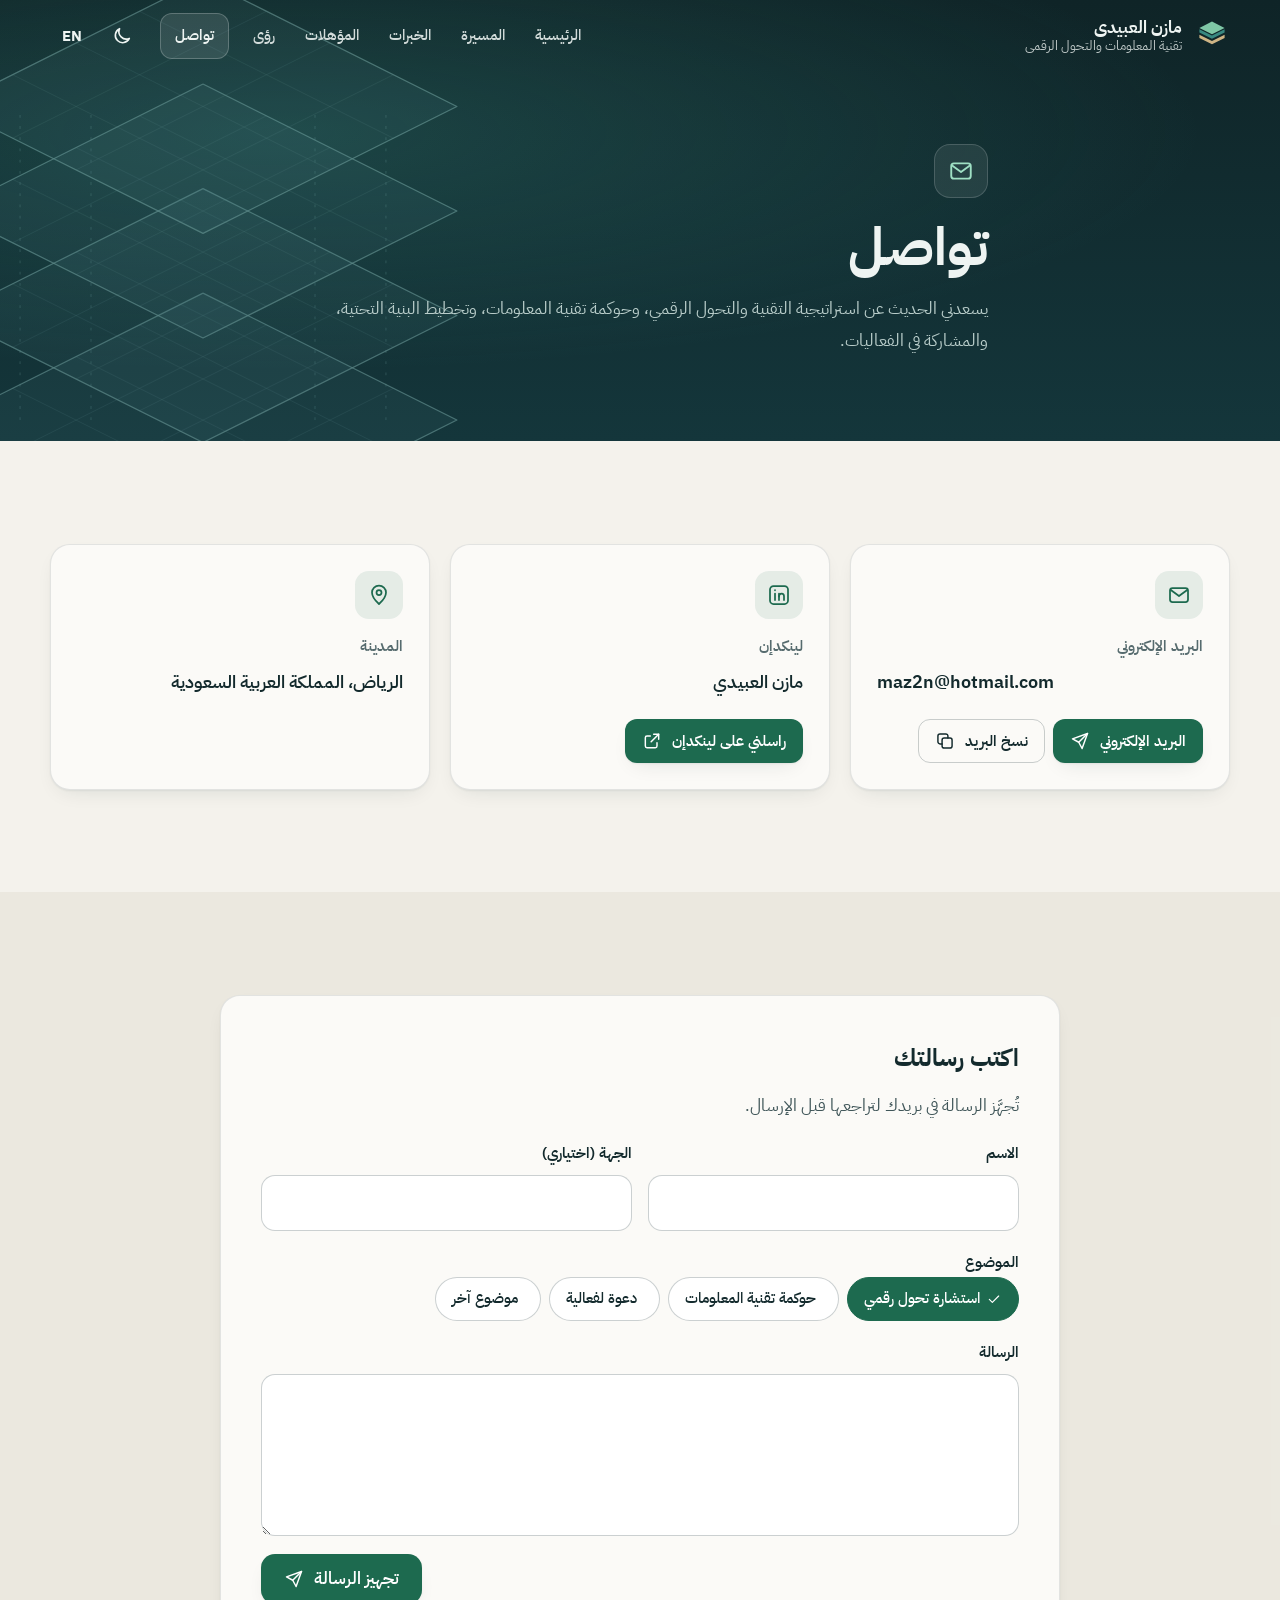
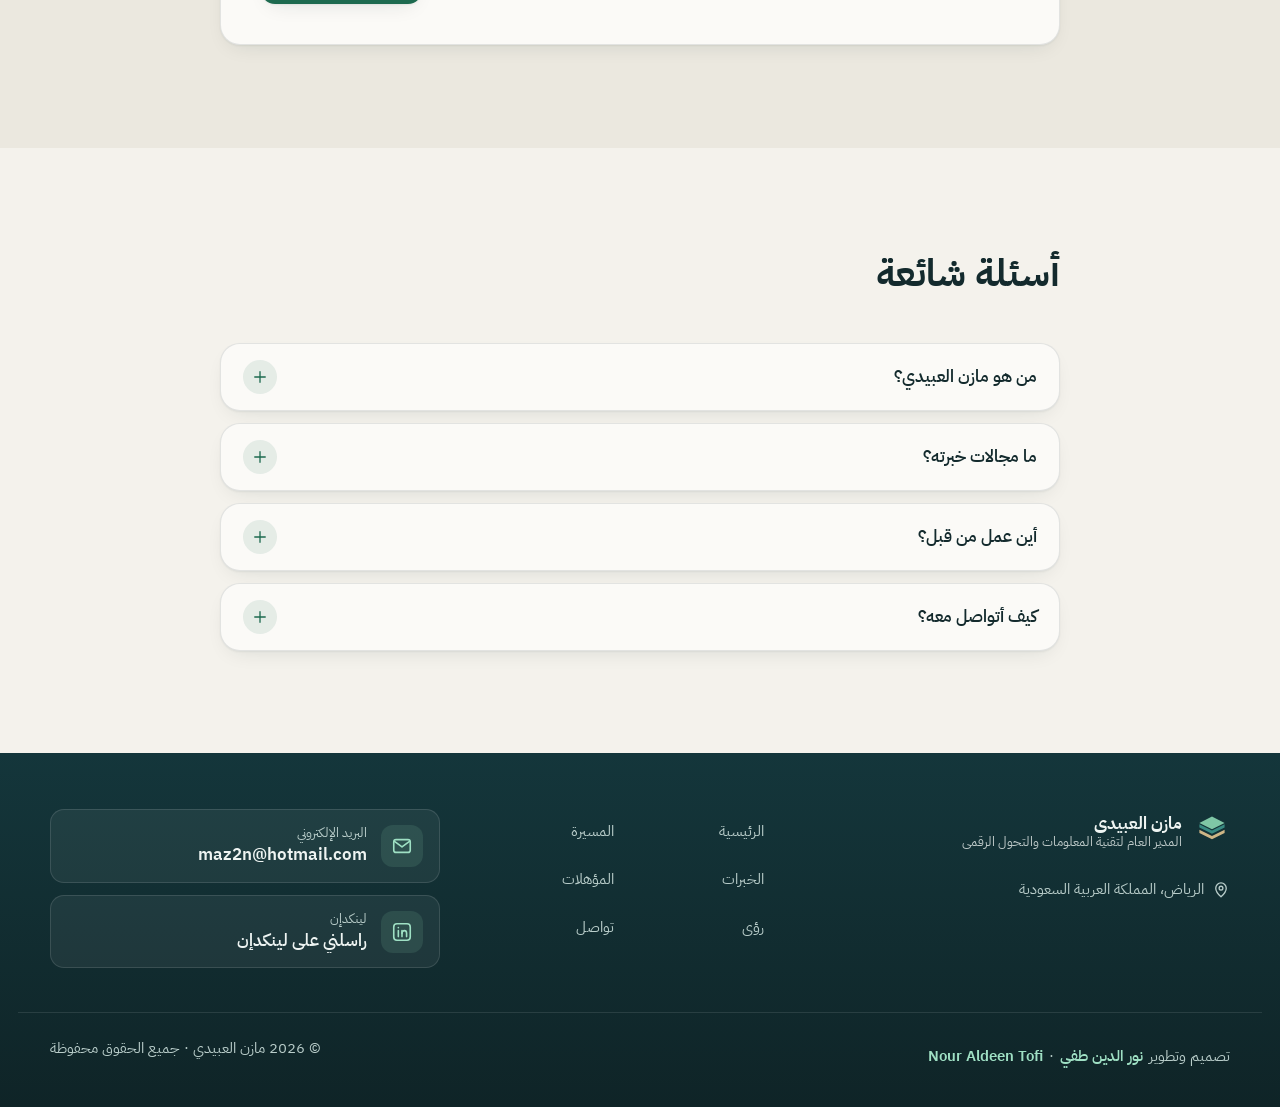
<file: en/contact.html>
<!doctype html>
<html lang="en" dir="ltr" data-page="contact" data-alt="../contact.html">
<head>
<meta charset="utf-8">
<meta name="viewport" content="width=device-width, initial-scale=1, viewport-fit=cover">
<title>Contact — Mazen Alobaidi</title>
<meta name="description" content="Contact Eng. Mazen Alobaidi about technology strategy, digital transformation and IT governance advisory, or event invitations.">
<meta name="robots" content="noindex, nofollow">
<meta name="author" content="Mazen Alobaidi">
<meta name="theme-color" content="#0f2427">
<link rel="canonical" href="https://nouraldeentofi.github.io/mazen-alobaidi/en/contact.html">
<link rel="alternate" hreflang="ar" href="https://nouraldeentofi.github.io/mazen-alobaidi/contact.html">
<link rel="alternate" hreflang="en" href="https://nouraldeentofi.github.io/mazen-alobaidi/en/contact.html">
<link rel="alternate" hreflang="x-default" href="https://nouraldeentofi.github.io/mazen-alobaidi/contact.html">
<meta property="og:type" content="website">
<meta property="og:site_name" content="Mazen Alobaidi">
<meta property="og:title" content="Contact — Mazen Alobaidi">
<meta property="og:description" content="Contact Eng. Mazen Alobaidi about technology strategy, digital transformation and IT governance advisory, or event invitations.">
<meta property="og:url" content="https://nouraldeentofi.github.io/mazen-alobaidi/en/contact.html">
<meta property="og:image" content="https://nouraldeentofi.github.io/mazen-alobaidi/assets/img/og.jpg">
<meta property="og:image:width" content="1200">
<meta property="og:image:height" content="630">
<meta property="og:locale" content="en_US">
<meta property="og:locale:alternate" content="ar_SA">
<meta name="twitter:card" content="summary_large_image">
<meta name="twitter:title" content="Contact — Mazen Alobaidi">
<meta name="twitter:description" content="Contact Eng. Mazen Alobaidi about technology strategy, digital transformation and IT governance advisory, or event invitations.">
<meta name="twitter:image" content="https://nouraldeentofi.github.io/mazen-alobaidi/assets/img/og.jpg">
<link rel="icon" href="../assets/img/favicon.svg" type="image/svg+xml">
<link rel="apple-touch-icon" href="../assets/img/apple-touch-icon.png">
<link rel="help" type="text/plain" href="../llms.txt" title="llms.txt">
<link rel="preload" href="../assets/fonts/plex-lat-400.woff2" as="font" type="font/woff2" crossorigin><link rel="preload" href="../assets/fonts/plex-lat-700.woff2" as="font" type="font/woff2" crossorigin>
<link rel="stylesheet" href="../assets/style.css?v=a3cc9743">
<script>(function(){var d=document.documentElement,t;d.classList.add('js');setTimeout(function(){if(!window.__maReady)d.classList.remove('js')},3500);try{t=localStorage.getItem('mazen-alobaidi:theme')}catch(e){}if(t!=='light'&&t!=='dark'){t=matchMedia('(prefers-color-scheme: dark)').matches?'dark':'light'}d.setAttribute('data-theme',t);try{var L=localStorage.getItem('mazen-alobaidi:lang'),r=document.referrer,same=false;try{same=!!r&&new URL(r).origin===location.origin}catch(e){}if((L==='ar'||L==='en')&&L!==d.lang&&!same&&location.protocol!=='file:'){location.replace(d.getAttribute('data-alt'))}}catch(e){}})();</script>
<script type="application/ld+json">{"@context": "https://schema.org", "@type": "Person", "@id": "https://nouraldeentofi.github.io/mazen-alobaidi/#person", "name": "Mazen Alobaidi", "alternateName": ["مازن العبيدي", "م. مازن العبيدي", "مازن فهد العبيدي", "مازن فهد زايد العبيدي", "مازن عبيدي", "مازن العبيدى", "المهندس مازن العبيدي", "Mazen Alobaidi", "Mazen Al-Obaidi", "Mazen Al Obaidi", "Mazen AlObaidi", "Mazen Alobaidy", "Mazen Al-Obaidy", "Mazen Obaidi", "Mazen Fahad Alobaidi", "Mazen Fahd Alobaidi", "Eng. Mazen Alobaidi", "Mazen A."], "honorificPrefix": "Eng.", "jobTitle": ["المدير العام لتقنية المعلومات والتحول الرقمي", "General Manager, Information Technology & Digital Transformation"], "description": "The personal site of Eng. Mazen Alobaidi: 13+ years in IT, from infrastructure and data centres to leading technology strategy, governance and digital transformation.", "url": "https://nouraldeentofi.github.io/mazen-alobaidi/en/", "image": "https://nouraldeentofi.github.io/mazen-alobaidi/assets/img/mazen-600.jpg", "address": {"@type": "PostalAddress", "addressLocality": "Riyadh", "addressCountry": "SA"}, "homeLocation": {"@type": "City", "name": "Riyadh", "alternateName": "الرياض"}, "worksFor": {"@type": "GovernmentOrganization", "name": "Government entity — Riyadh", "alternateName": "جهة حكومية — الرياض"}, "hasOccupation": {"@type": "Occupation", "name": "General Manager, Information Technology & Digital Transformation", "alternateName": ["General Manager of Information Technology and Digital Transformation", "Chief Information Officer", "CIO", "VP of Information Technology", "IT General Manager", "Head of IT", "Digital Transformation Leader", "Enterprise Architecture Consultant", "IT Strategy Consultant", "IT Infrastructure Director", "المدير العام لتقنية المعلومات والتحول الرقمي", "مدير عام تقنية المعلومات", "رئيس تقنية المعلومات", "نائب الرئيس لتقنية المعلومات", "قائد التحول الرقمي", "مستشار تقنية المعلومات", "مستشار التحول الرقمي", "مدير البنية التحتية التقنية"], "occupationLocation": {"@type": "City", "name": "Riyadh"}, "skills": "IT Strategy, Digital Transformation, IT Governance, Enterprise Architecture, TOGAF, Capacity Management, Data Center Architecture, High Availability Architecture, IT Infrastructure Planning, Cybersecurity, Risk Management, Business Continuity, Disaster Recovery, Vendor Management, RFP, Service Level Agreements, IT Budgeting, Change Management, Team Leadership, VMware vSphere"}, "knowsAbout": ["IT Strategy", "Digital Transformation", "IT Governance", "Enterprise Architecture", "TOGAF", "Capacity Management", "Data Center Architecture", "High Availability Architecture", "IT Infrastructure Planning", "Cybersecurity", "Risk Management", "Business Continuity", "Disaster Recovery", "Vendor Management", "RFP", "Service Level Agreements", "IT Budgeting", "Change Management", "Team Leadership", "VMware vSphere", "Windows Server", "ISO 27001", "Cloud Architecture", "استراتيجية تقنية المعلومات", "التحول الرقمي", "حوكمة تقنية المعلومات", "معمارية المؤسسة", "إدارة السعة", "مراكز البيانات", "استمرارية الأعمال", "إدارة المخاطر", "الأمن السيبراني"], "hasCredential": [{"@type": "EducationalOccupationalCredential", "credentialCategory": "degree", "name": "Bachelor's Degree, Computer Engineering", "recognizedBy": {"@type": "CollegeOrUniversity", "name": "Taif University", "alternateName": "جامعة الطائف"}}, {"@type": "EducationalOccupationalCredential", "credentialCategory": "certificate", "name": "Strategic Planning", "alternateName": "التخطيط الاستراتيجي", "recognizedBy": {"@type": "Organization", "name": "London Corporate Training"}}, {"@type": "EducationalOccupationalCredential", "credentialCategory": "certificate", "name": "TOGAF 9 Foundation and Certified Training", "alternateName": "تدريب TOGAF 9 التأسيسي والمعتمد", "recognizedBy": {"@type": "Organization", "name": "JODAYN"}}, {"@type": "EducationalOccupationalCredential", "credentialCategory": "certificate", "name": "Cloud Architecture: Advanced Concepts", "alternateName": "معمارية السحابة: مفاهيم متقدمة", "recognizedBy": {"@type": "Organization", "name": "LinkedIn Learning"}}, {"@type": "EducationalOccupationalCredential", "credentialCategory": "certificate", "name": "Learning Cloud Computing: Core Concepts", "alternateName": "الحوسبة السحابية: المفاهيم الأساسية", "recognizedBy": {"@type": "Organization", "name": "LinkedIn Learning"}}, {"@type": "EducationalOccupationalCredential", "credentialCategory": "certificate", "name": "vSphere 6.7 Foundations: Networking", "alternateName": "أساسيات شبكات vSphere 6.7", "recognizedBy": {"@type": "Organization", "name": "LinkedIn Learning"}}, {"@type": "EducationalOccupationalCredential", "credentialCategory": "certificate", "name": "VMware vSphere 6.5 Advanced Networking", "alternateName": "شبكات VMware vSphere 6.5 المتقدمة", "recognizedBy": {"@type": "Organization", "name": "LinkedIn Learning"}}, {"@type": "EducationalOccupationalCredential", "credentialCategory": "certificate", "name": "Microsoft SQL Server 2016: Installation and Administration", "alternateName": "تثبيت Microsoft SQL Server 2016 وإدارته", "recognizedBy": {"@type": "Organization", "name": "LinkedIn Learning"}}, {"@type": "EducationalOccupationalCredential", "credentialCategory": "certificate", "name": "Introduction to SAN and NAS Storage", "alternateName": "مقدمة في تخزين SAN وNAS", "recognizedBy": {"@type": "Organization", "name": "LinkedIn Learning"}}, {"@type": "EducationalOccupationalCredential", "credentialCategory": "certificate", "name": "Project Management Foundations: Small Projects", "alternateName": "أساسيات إدارة المشاريع: المشاريع الصغيرة", "recognizedBy": {"@type": "Organization", "name": "LinkedIn Learning"}}, {"@type": "EducationalOccupationalCredential", "credentialCategory": "certificate", "name": "Project Management Tips", "alternateName": "نصائح في إدارة المشاريع", "recognizedBy": {"@type": "Organization", "name": "LinkedIn Learning"}}], "award": ["Honoured for the Real Estate Transaction Tax project (Nov 2020)", "Distinguished employee of 2020 (2020)", "First place, National Transformation Measurement 2023 (Dec 2023)", "تكريم مشروع ضريبة التصرفات العقارية", "الموظف المتميز لعام 2020", "المركز الأول في قياس التحول الوطني 2023"], "alumniOf": [{"@type": "CollegeOrUniversity", "name": "Taif University", "alternateName": "جامعة الطائف"}, {"@type": "GovernmentOrganization", "name": "Zakat, Tax and Customs Authority", "alternateName": ["ZATCA", "هيئة الزكاة والضريبة والجمارك"]}, {"@type": "BankOrCreditUnion", "name": "Al Rajhi Bank", "alternateName": "مصرف الراجحي"}, {"@type": "Organization", "name": "Al Moammar Information Systems", "alternateName": ["MIS", "المعمر لأنظمة المعلومات"]}, {"@type": "Organization", "name": "Dar Al-Handasah (Shair and Partners)", "alternateName": "دار الهندسة"}, {"@type": "Organization", "name": "InterContinental Hotels Group", "alternateName": "IHG"}], "knowsLanguage": [{"@type": "Language", "name": "Arabic", "alternateName": "ar"}, {"@type": "Language", "name": "English", "alternateName": "en"}], "sameAs": ["https://www.linkedin.com/in/mazen-a-08a4165a/"], "email": "mailto:maz2n@hotmail.com"}</script><script type="application/ld+json">{"@context": "https://schema.org", "@type": "ContactPage", "@id": "https://nouraldeentofi.github.io/mazen-alobaidi/en/contact.html#page", "url": "https://nouraldeentofi.github.io/mazen-alobaidi/en/contact.html", "name": "Contact — Mazen Alobaidi", "description": "Contact Eng. Mazen Alobaidi about technology strategy, digital transformation and IT governance advisory, or event invitations.", "inLanguage": "en", "isPartOf": {"@type": "WebSite", "@id": "https://nouraldeentofi.github.io/mazen-alobaidi/#site", "name": "Mazen Alobaidi", "url": "https://nouraldeentofi.github.io/mazen-alobaidi/"}, "about": {"@id": "https://nouraldeentofi.github.io/mazen-alobaidi/#person"}}</script><script type="application/ld+json">{"@context": "https://schema.org", "@type": "FAQPage", "inLanguage": "en", "mainEntity": [{"@type": "Question", "name": "Who is Mazen Alobaidi?", "acceptedAnswer": {"@type": "Answer", "text": "Eng. Mazen Alobaidi is an IT and digital-transformation leader. He is General Manager of Information Technology & Digital Transformation at a government entity in Riyadh, has 13+ years of experience and holds a B.Sc. in Computer Engineering from Taif University."}}, {"@type": "Question", "name": "What are his areas of expertise?", "acceptedAnswer": {"@type": "Answer", "text": "Technology strategy and digital transformation, enterprise architecture, IT governance, infrastructure and capacity planning, security, risk and business continuity, vendor and contract management, and leading teams and budgets."}}, {"@type": "Question", "name": "Where has he worked?", "acceptedAnswer": {"@type": "Answer", "text": "At the Zakat, Tax and Customs Authority as Director of IT Infrastructure & Network Planning, at Al Rajhi Bank as Director of IT Operations Support Services, and earlier at Al Moammar Information Systems, Dar Al-Handasah and InterContinental Hotels Group."}}, {"@type": "Question", "name": "How can I contact him?", "acceptedAnswer": {"@type": "Answer", "text": "By email or LinkedIn from the contact page, or by writing a message with the form there."}}]}</script><script type="application/ld+json">{"@context": "https://schema.org", "@type": "BreadcrumbList", "itemListElement": [{"@type": "ListItem", "position": 1, "name": "Home", "item": "https://nouraldeentofi.github.io/mazen-alobaidi/en/"}, {"@type": "ListItem", "position": 2, "name": "Contact", "item": "https://nouraldeentofi.github.io/mazen-alobaidi/en/contact.html"}]}</script>
</head>
<body>
<a class="skip" href="#main">Skip to content</a>
<svg class="sprite" aria-hidden="true" focusable="false" xmlns="http://www.w3.org/2000/svg"><symbol id="i-home" viewBox="0 0 24 24"><path d="M3 10.5 12 3l9 7.5"/><path d="M5 9.5V21h14V9.5"/><path d="M10 21v-6h4v6"/></symbol><symbol id="i-stairs" viewBox="0 0 24 24"><path d="M3 20h5v-5h5v-5h5V5h3"/></symbol><symbol id="i-layers" viewBox="0 0 24 24"><path d="M12 3 2.5 8 12 13l9.5-5L12 3Z"/><path d="m2.5 12.5 9.5 5 9.5-5"/><path d="m2.5 17 9.5 5 9.5-5"/></symbol><symbol id="i-award" viewBox="0 0 24 24"><circle cx="12" cy="9" r="6"/><path d="M8.6 14 7 21l5-2.6 5 2.6-1.6-7"/></symbol><symbol id="i-medal" viewBox="0 0 24 24"><path d="M7.5 3h9l-2.2 6h-4.6L7.5 3Z"/><circle cx="12" cy="15" r="6"/><path d="m12 12 .9 1.9 2.1.3-1.5 1.4.4 2.1-1.9-1-1.9 1 .4-2.1-1.5-1.4 2.1-.3L12 12Z"/></symbol><symbol id="i-flag" viewBox="0 0 24 24"><path d="M5 21V4"/><path d="M5 4h11l-2 4 2 4H5"/></symbol><symbol id="i-bulb" viewBox="0 0 24 24"><path d="M9 18h6"/><path d="M10 21h4"/><path d="M12 3a6 6 0 0 0-3.6 10.8c.6.5 1 1.2 1 2V17h5.2v-1.2c0-.8.4-1.5 1-2A6 6 0 0 0 12 3Z"/></symbol><symbol id="i-mail" viewBox="0 0 24 24"><rect x="3" y="5" width="18" height="14" rx="2.5"/><path d="m3.8 7 8.2 6 8.2-6"/></symbol><symbol id="i-linkedin" viewBox="0 0 24 24"><rect x="3" y="3" width="18" height="18" rx="3.5"/><path d="M8 10.5V17"/><path d="M8 7.2v.1"/><path d="M12 17v-6.5"/><path d="M12 13.6c0-1.9 1.1-3.1 2.7-3.1 1.5 0 2.3 1 2.3 2.8V17"/></symbol><symbol id="i-pin" viewBox="0 0 24 24"><path d="M12 21s-7-6.2-7-11.5a7 7 0 0 1 14 0C19 14.8 12 21 12 21Z"/><circle cx="12" cy="9.5" r="2.5"/></symbol><symbol id="i-arrow" viewBox="0 0 24 24"><path d="M5 12h14"/><path d="m13 6 6 6-6 6"/></symbol><symbol id="i-back" viewBox="0 0 24 24"><path d="M19 12H5"/><path d="m11 18-6-6 6-6"/></symbol><symbol id="i-chev" viewBox="0 0 24 24"><path d="m6 9 6 6 6-6"/></symbol><symbol id="i-sun" viewBox="0 0 24 24"><circle cx="12" cy="12" r="4"/><path d="M12 2.5v2M12 19.5v2M4.6 4.6 6 6M18 18l1.4 1.4M2.5 12h2M19.5 12h2M4.6 19.4 6 18M18 6l1.4-1.4"/></symbol><symbol id="i-moon" viewBox="0 0 24 24"><path d="M20 14.6A8 8 0 0 1 9.4 4 8 8 0 1 0 20 14.6Z"/></symbol><symbol id="i-target" viewBox="0 0 24 24"><circle cx="12" cy="12" r="9"/><circle cx="12" cy="12" r="5"/><circle cx="12" cy="12" r="1.2"/></symbol><symbol id="i-shield" viewBox="0 0 24 24"><path d="M12 3 4.5 6v5.6c0 4.4 3.1 8.2 7.5 9.4 4.4-1.2 7.5-5 7.5-9.4V6L12 3Z"/><path d="m8.8 12 2.2 2.2 4.2-4.4"/></symbol><symbol id="i-server" viewBox="0 0 24 24"><rect x="3.5" y="3.5" width="17" height="7" rx="2"/><rect x="3.5" y="13.5" width="17" height="7" rx="2"/><path d="M7.5 7h.1M7.5 17h.1"/><path d="M11 7h5.5M11 17h5.5"/></symbol><symbol id="i-refresh" viewBox="0 0 24 24"><path d="M3.5 12a8.5 8.5 0 0 1 14.7-5.8L20.5 8.5"/><path d="M20.5 3.5v5h-5"/><path d="M20.5 12a8.5 8.5 0 0 1-14.7 5.8L3.5 15.5"/><path d="M3.5 20.5v-5h5"/></symbol><symbol id="i-lock" viewBox="0 0 24 24"><rect x="4.5" y="10.5" width="15" height="10.5" rx="2.5"/><path d="M8 10.5V7.5a4 4 0 0 1 8 0v3"/><path d="M12 14.5v2.5"/></symbol><symbol id="i-file" viewBox="0 0 24 24"><path d="M14 3H7a2 2 0 0 0-2 2v14a2 2 0 0 0 2 2h10a2 2 0 0 0 2-2V8l-5-5Z"/><path d="M14 3v5h5"/><path d="M8.5 13h7M8.5 17h4.5"/></symbol><symbol id="i-users" viewBox="0 0 24 24"><circle cx="9" cy="8" r="3.5"/><path d="M2.5 20a6.5 6.5 0 0 1 13 0"/><path d="M16 4.7a3.5 3.5 0 0 1 0 6.6"/><path d="M18.4 14.3A6.5 6.5 0 0 1 21.5 20"/></symbol><symbol id="i-calendar" viewBox="0 0 24 24"><rect x="3.5" y="5" width="17" height="15.5" rx="2.5"/><path d="M3.5 10h17M8 3v4M16 3v4"/></symbol><symbol id="i-cap" viewBox="0 0 24 24"><path d="M22 9 12 4 2 9l10 5 10-5Z"/><path d="M6 11.2V16c0 1.7 2.7 3 6 3s6-1.3 6-3v-4.8"/><path d="M22 9v6"/></symbol><symbol id="i-landmark" viewBox="0 0 24 24"><path d="M3 21h18"/><path d="M5.5 18V10.5M10 18v-7.5M14 18v-7.5M18.5 18v-7.5"/><path d="M3 10.5 12 4l9 6.5H3Z"/></symbol><symbol id="i-bank" viewBox="0 0 24 24"><path d="M3 21h18"/><path d="M4 18h16"/><path d="M6 18v-6M10 18v-6M14 18v-6M18 18v-6"/><path d="M3.5 9.5 12 4.5l8.5 5H3.5Z"/><path d="M12 7.2v.1"/></symbol><symbol id="i-building" viewBox="0 0 24 24"><rect x="5" y="3" width="14" height="18" rx="1.5"/><path d="M9 7h2M13 7h2M9 11h2M13 11h2M9 15h2M13 15h2"/><path d="M10.5 21v-2.5h3V21"/></symbol><symbol id="i-bed" viewBox="0 0 24 24"><path d="M3 19V6"/><path d="M3 14h18v5"/><path d="M21 14v-1.5A3.5 3.5 0 0 0 17.5 9H11v5"/><circle cx="7" cy="11" r="2"/></symbol><symbol id="i-copy" viewBox="0 0 24 24"><rect x="8.5" y="8.5" width="12" height="12" rx="2.5"/><path d="M15.5 8.5V6A2.5 2.5 0 0 0 13 3.5H6A2.5 2.5 0 0 0 3.5 6v7A2.5 2.5 0 0 0 6 15.5h2.5"/></symbol><symbol id="i-send" viewBox="0 0 24 24"><path d="M21 3 10.5 13.5"/><path d="M21 3 14.5 21l-4-7.5L3 9.5 21 3Z"/></symbol><symbol id="i-check" viewBox="0 0 24 24"><path d="m5 12.5 4.5 4.5L19 7.5"/></symbol><symbol id="i-external" viewBox="0 0 24 24"><path d="M14 4h6v6"/><path d="M20 4 11 13"/><path d="M18 14v4a2 2 0 0 1-2 2H6a2 2 0 0 1-2-2V8a2 2 0 0 1 2-2h4"/></symbol><symbol id="i-quote" viewBox="0 0 24 24"><path d="M9.5 7H6a2 2 0 0 0-2 2v3a2 2 0 0 0 2 2h3v1.5A2.5 2.5 0 0 1 6.5 18"/><path d="M20 7h-3.5a2 2 0 0 0-2 2v3a2 2 0 0 0 2 2h3v1.5A2.5 2.5 0 0 1 17 18"/></symbol><symbol id="i-plus" viewBox="0 0 24 24"><path d="M12 5v14M5 12h14"/></symbol></svg>
<div class="bg-grid" aria-hidden="true"></div>
<header class="site-header is-inner" id="top">
<div class="bar wrap">
<div class="bar-start"><a class="back-btn" href="index.html" aria-label="Back"><svg class="ic dir-ic" aria-hidden="true" focusable="false"><use href="#i-back"/></svg></a><span class="mob-title" aria-hidden="true">Contact</span><a class="brand" href="index.html"><svg class="mark" viewBox="0 0 40 40" aria-hidden="true" focusable="false"><path class="m3" d="M20 25.5 6 18.5v3.6l14 7 14-7v-3.6l-14 7Z"/><path class="m2" d="M20 19.5 6 12.5v3.6l14 7 14-7v-3.6l-14 7Z"/><path class="m1" d="M20 4 6 11l14 7 14-7-14-7Z"/></svg><span class="brand-text"><span class="brand-name">Mazen Alobaidi</span><span class="brand-role">IT &amp; Digital Transformation</span></span></a></div>
<nav class="main-nav" aria-label="Main navigation"><a class="nav-link" href="index.html">Home</a><a class="nav-link" href="journey.html">Journey</a><a class="nav-link" href="expertise.html">Expertise</a><a class="nav-link" href="credentials.html">Credentials</a><a class="nav-link" href="insights.html">Insights</a><a class="nav-link nav-cta" href="contact.html" aria-current="page">Contact</a></nav>
<div class="bar-end">
<button class="icon-btn theme-btn" type="button" aria-label="Toggle dark mode"><span class="swap"><svg class="ic i-moon" aria-hidden="true" focusable="false"><use href="#i-moon"/></svg><svg class="ic i-sun" aria-hidden="true" focusable="false"><use href="#i-sun"/></svg></span></button>
<a class="icon-btn lang-btn" href="../contact.html" hreflang="ar" lang="ar" data-lang="ar" aria-label="ع — النسخة العربية">ع</a>

</div>
</div>
<div class="progress" aria-hidden="true"><span></span></div>
</header>
<main id="main">
<section class="page-hero band">
<div class="band-art" aria-hidden="true"><svg class="stack stack-mini" viewBox="0 0 600 640" aria-hidden="true" focusable="false" preserveAspectRatio="xMidYMid meet"><g class="st-conns"><line class="st-conn" x1="104" y1="486" x2="104" y2="150"/><line class="st-conn" x1="180" y1="486" x2="180" y2="150"/><line class="st-conn" x1="420" y1="486" x2="420" y2="150"/><line class="st-conn" x1="496" y1="486" x2="496" y2="150"/></g><g class="st-plane st-p3" style="--i:3"><polygon class="st-fill" points="300.0,350.0 572.0,486.0 300.0,622.0 28.0,486.0"/><path class="st-grid" d="M96.0,452.0L368.0,588.0M504.0,452.0L232.0,588.0M164.0,418.0L436.0,554.0M436.0,418.0L164.0,554.0M232.0,384.0L504.0,520.0M368.0,384.0L96.0,520.0"/><polygon class="st-edge" pathLength="1" points="300.0,350.0 572.0,486.0 300.0,622.0 28.0,486.0"/></g><g class="st-plane st-p2" style="--i:2"><polygon class="st-fill" points="300.0,238.0 572.0,374.0 300.0,510.0 28.0,374.0"/><path class="st-grid" d="M96.0,340.0L368.0,476.0M504.0,340.0L232.0,476.0M164.0,306.0L436.0,442.0M436.0,306.0L164.0,442.0M232.0,272.0L504.0,408.0M368.0,272.0L96.0,408.0"/><polygon class="st-edge" pathLength="1" points="300.0,238.0 572.0,374.0 300.0,510.0 28.0,374.0"/></g><g class="st-plane st-p1" style="--i:1"><polygon class="st-fill" points="300.0,126.0 572.0,262.0 300.0,398.0 28.0,262.0"/><path class="st-grid" d="M96.0,228.0L368.0,364.0M504.0,228.0L232.0,364.0M164.0,194.0L436.0,330.0M436.0,194.0L164.0,330.0M232.0,160.0L504.0,296.0M368.0,160.0L96.0,296.0"/><polygon class="st-edge" pathLength="1" points="300.0,126.0 572.0,262.0 300.0,398.0 28.0,262.0"/></g><g class="st-plane st-p0" style="--i:0"><polygon class="st-fill" points="300.0,14.0 572.0,150.0 300.0,286.0 28.0,150.0"/><path class="st-grid" d="M96.0,116.0L368.0,252.0M504.0,116.0L232.0,252.0M164.0,82.0L436.0,218.0M436.0,82.0L164.0,218.0M232.0,48.0L504.0,184.0M368.0,48.0L96.0,184.0"/><polygon class="st-edge" pathLength="1" points="300.0,14.0 572.0,150.0 300.0,286.0 28.0,150.0"/></g><g class="st-pulses"><circle class="st-pulse" style="--d:0.0s" cx="104" cy="486" r="3.2"/><circle class="st-pulse" style="--d:1.3s" cx="180" cy="486" r="3.2"/><circle class="st-pulse" style="--d:2.6s" cx="420" cy="486" r="3.2"/><circle class="st-pulse" style="--d:3.9s" cx="496" cy="486" r="3.2"/></g></svg></div>
<div class="wrap page-hero-in">
<span class="ph-ic enter" style="--e:0"><svg class="ic" aria-hidden="true" focusable="false"><use href="#i-mail"/></svg></span>
<h1 class="ph-title enter" style="--e:1">Contact</h1>
<p class="ph-lead enter" style="--e:2">I am glad to talk about technology strategy and digital transformation, IT governance, infrastructure planning, and speaking at events.</p>
</div>
</section>
<section class="sec" aria-label="Contact">
<div class="wrap"><div class="cc-grid"><div class="card cc reveal" style="--r:0"><span class="tile"><svg class="ic" aria-hidden="true" focusable="false"><use href="#i-mail"/></svg></span>
<p class="cc-k">Email</p><p class="cc-v" dir="ltr">maz2n@hotmail.com</p>
<div class="cc-actions"><a class="btn btn-primary btn-sm" href="mailto:maz2n@hotmail.com"><span>Email</span><svg class="ic" aria-hidden="true" focusable="false"><use href="#i-send"/></svg></a>
<button class="btn btn-ghost btn-sm copy-btn" type="button" data-copy="maz2n@hotmail.com"><span>Copy email</span><svg class="ic" aria-hidden="true" focusable="false"><use href="#i-copy"/></svg></button></div></div><div class="card cc reveal" style="--r:1"><span class="tile"><svg class="ic" aria-hidden="true" focusable="false"><use href="#i-linkedin"/></svg></span>
<p class="cc-k">LinkedIn</p><p class="cc-v">Mazen Alobaidi</p>
<div class="cc-actions"><a class="btn btn-primary btn-sm" href="https://www.linkedin.com/in/mazen-a-08a4165a/" target="_blank" rel="noopener"><span>Message me on LinkedIn</span><svg class="ic" aria-hidden="true" focusable="false"><use href="#i-external"/></svg></a></div></div><div class="card cc reveal" style="--r:2"><span class="tile"><svg class="ic" aria-hidden="true" focusable="false"><use href="#i-pin"/></svg></span>
<p class="cc-k">City</p><p class="cc-v">Riyadh, Saudi Arabia</p><div class="cc-actions"></div></div></div></div>
</section>
<section class="sec sec-alt" aria-labelledby="form-t">
<div class="wrap narrow">
<form class="mail-form card reveal" novalidate data-to="maz2n@hotmail.com" data-greet="Dear Eng. Mazen," data-err="Please add your name and message">
<h2 class="form-title" id="form-t">Write your message</h2>
<p class="form-lead">Your message opens in your email app so you can review it before sending.</p>
<div class="f-row">
<label class="field"><span class="f-lbl">Name</span><input name="name" type="text" autocomplete="name" enterkeyhint="next" required></label>
<label class="field"><span class="f-lbl">Organisation (optional)</span><input name="org" type="text" autocomplete="organization" enterkeyhint="next"></label>
</div>
<fieldset class="field topics"><legend class="f-lbl">Topic</legend><div class="chips"><label class="chip-opt"><input type="radio" name="topic" value="Digital transformation advice" checked><span><svg class="ic ck" aria-hidden="true" focusable="false"><use href="#i-check"/></svg>Digital transformation advice</span></label><label class="chip-opt"><input type="radio" name="topic" value="IT governance"><span><svg class="ic ck" aria-hidden="true" focusable="false"><use href="#i-check"/></svg>IT governance</span></label><label class="chip-opt"><input type="radio" name="topic" value="Event invitation"><span><svg class="ic ck" aria-hidden="true" focusable="false"><use href="#i-check"/></svg>Event invitation</span></label><label class="chip-opt"><input type="radio" name="topic" value="Something else"><span><svg class="ic ck" aria-hidden="true" focusable="false"><use href="#i-check"/></svg>Something else</span></label></div></fieldset>
<label class="field"><span class="f-lbl">Message</span><textarea name="msg" rows="5" required></textarea></label>
<div class="form-end"><p class="f-err" role="alert"></p><button class="btn btn-primary shine" type="submit"><span>Prepare the email</span><svg class="ic" aria-hidden="true" focusable="false"><use href="#i-send"/></svg></button></div>
</form>
</div>
</section>
<section class="sec" aria-labelledby="faq-t">
<div class="wrap narrow">
<div class="sec-head "><div class="sec-head-text"><h2 id="faq-t" class="sec-title reveal from-start">Frequently asked</h2></div></div>
<div class="faq"><div class="faq-item card reveal">
<h3 class="faq-q"><button type="button" aria-expanded="false" aria-controls="faq-0" id="faq-b0"><span>Who is Mazen Alobaidi?</span><span class="faq-ic"><svg class="ic" aria-hidden="true" focusable="false"><use href="#i-plus"/></svg></span></button></h3>
<div class="more-wrap" id="faq-0" role="region" aria-labelledby="faq-b0"><div class="more-in"><p class="faq-a">Eng. Mazen Alobaidi is an IT and digital-transformation leader. He is General Manager of Information Technology &amp; Digital Transformation at a government entity in Riyadh, has 13+ years of experience and holds a B.Sc. in Computer Engineering from Taif University.</p></div></div>
</div><div class="faq-item card reveal">
<h3 class="faq-q"><button type="button" aria-expanded="false" aria-controls="faq-1" id="faq-b1"><span>What are his areas of expertise?</span><span class="faq-ic"><svg class="ic" aria-hidden="true" focusable="false"><use href="#i-plus"/></svg></span></button></h3>
<div class="more-wrap" id="faq-1" role="region" aria-labelledby="faq-b1"><div class="more-in"><p class="faq-a">Technology strategy and digital transformation, enterprise architecture, IT governance, infrastructure and capacity planning, security, risk and business continuity, vendor and contract management, and leading teams and budgets.</p></div></div>
</div><div class="faq-item card reveal">
<h3 class="faq-q"><button type="button" aria-expanded="false" aria-controls="faq-2" id="faq-b2"><span>Where has he worked?</span><span class="faq-ic"><svg class="ic" aria-hidden="true" focusable="false"><use href="#i-plus"/></svg></span></button></h3>
<div class="more-wrap" id="faq-2" role="region" aria-labelledby="faq-b2"><div class="more-in"><p class="faq-a">At the Zakat, Tax and Customs Authority as Director of IT Infrastructure &amp; Network Planning, at Al Rajhi Bank as Director of IT Operations Support Services, and earlier at Al Moammar Information Systems, Dar Al-Handasah and InterContinental Hotels Group.</p></div></div>
</div><div class="faq-item card reveal">
<h3 class="faq-q"><button type="button" aria-expanded="false" aria-controls="faq-3" id="faq-b3"><span>How can I contact him?</span><span class="faq-ic"><svg class="ic" aria-hidden="true" focusable="false"><use href="#i-plus"/></svg></span></button></h3>
<div class="more-wrap" id="faq-3" role="region" aria-labelledby="faq-b3"><div class="more-in"><p class="faq-a">By email or LinkedIn from the contact page, or by writing a message with the form there.</p></div></div>
</div></div>
</div>
</section>
</main>
<footer class="site-footer">
<div class="wrap foot-grid">
<div class="foot-brand">
<a class="brand brand-foot" href="index.html"><svg class="mark" viewBox="0 0 40 40" aria-hidden="true" focusable="false"><path class="m3" d="M20 25.5 6 18.5v3.6l14 7 14-7v-3.6l-14 7Z"/><path class="m2" d="M20 19.5 6 12.5v3.6l14 7 14-7v-3.6l-14 7Z"/><path class="m1" d="M20 4 6 11l14 7 14-7-14-7Z"/></svg><span class="brand-text"><span class="brand-name">Mazen Alobaidi</span><span class="brand-role">General Manager, Information Technology &amp; Digital Transformation</span></span></a>
<p class="foot-city"><svg class="ic" aria-hidden="true" focusable="false"><use href="#i-pin"/></svg><span>Riyadh, Saudi Arabia</span></p>
</div>
<nav class="foot-nav" aria-label="Main navigation"><a href="index.html">Home</a><a href="journey.html">Journey</a><a href="expertise.html">Expertise</a><a href="credentials.html">Credentials</a><a href="insights.html">Insights</a><a href="contact.html">Contact</a></nav>
<div class="foot-contact"><a class="c-card" href="mailto:maz2n@hotmail.com"><span class="c-ic"><svg class="ic" aria-hidden="true" focusable="false"><use href="#i-mail"/></svg></span><span class="c-txt"><span class="c-k">Email</span><span class="c-v" dir="ltr">maz2n@hotmail.com</span></span></a><a class="c-card" href="https://www.linkedin.com/in/mazen-a-08a4165a/" target="_blank" rel="noopener me"><span class="c-ic"><svg class="ic" aria-hidden="true" focusable="false"><use href="#i-linkedin"/></svg></span><span class="c-txt"><span class="c-k">LinkedIn</span><span class="c-v">Message me on LinkedIn</span></span></a></div>
</div>
<div class="wrap foot-base">
<p class="credit">Designed &amp; built by <a class="maker" href="https://nouraldeentofi.com" target="_blank" rel="noopener">نور الدين طفي</a> · <a class="maker" href="https://nouraldeentofi.com" target="_blank" rel="noopener" lang="en" dir="ltr">Nour Aldeen Tofi</a></p>
<p class="copy">© <span dir="ltr" class="year">2026</span> Mazen Alobaidi · All rights reserved</p>
</div>
</footer>
<nav class="dock" aria-label="Main navigation"><div class="dock-in"><a class="dock-item" href="index.html"><svg class="ic" aria-hidden="true" focusable="false"><use href="#i-home"/></svg><span>Home</span></a><a class="dock-item" href="journey.html"><svg class="ic" aria-hidden="true" focusable="false"><use href="#i-stairs"/></svg><span>Journey</span></a><a class="dock-item" href="expertise.html"><svg class="ic" aria-hidden="true" focusable="false"><use href="#i-layers"/></svg><span>Expertise</span></a><a class="dock-item" href="credentials.html"><svg class="ic" aria-hidden="true" focusable="false"><use href="#i-award"/></svg><span>Credentials</span></a><a class="dock-item" href="insights.html"><svg class="ic" aria-hidden="true" focusable="false"><use href="#i-bulb"/></svg><span>Insights</span></a></div></nav>
<div class="toast" role="status" aria-live="polite"></div>
<script src="../assets/site.js?v=a3cc9743" defer></script>
</body>
</html>
</file>
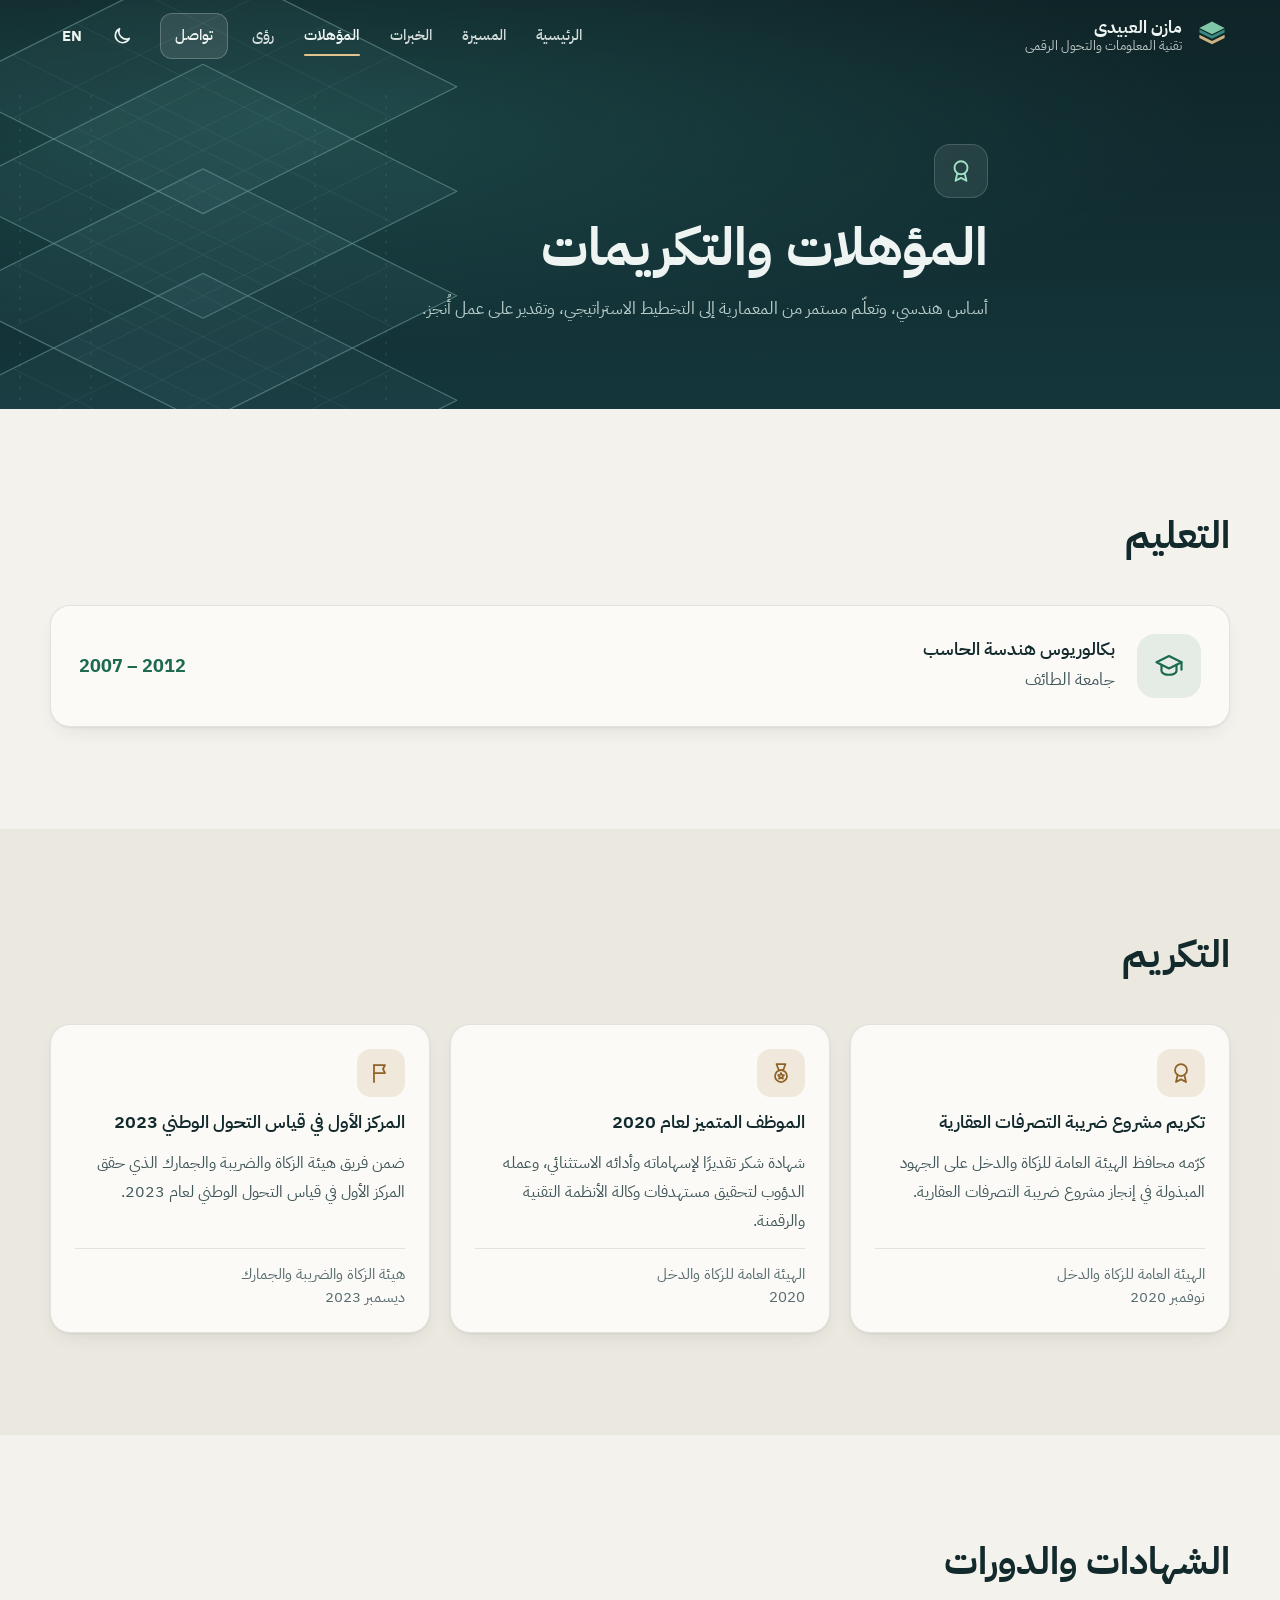
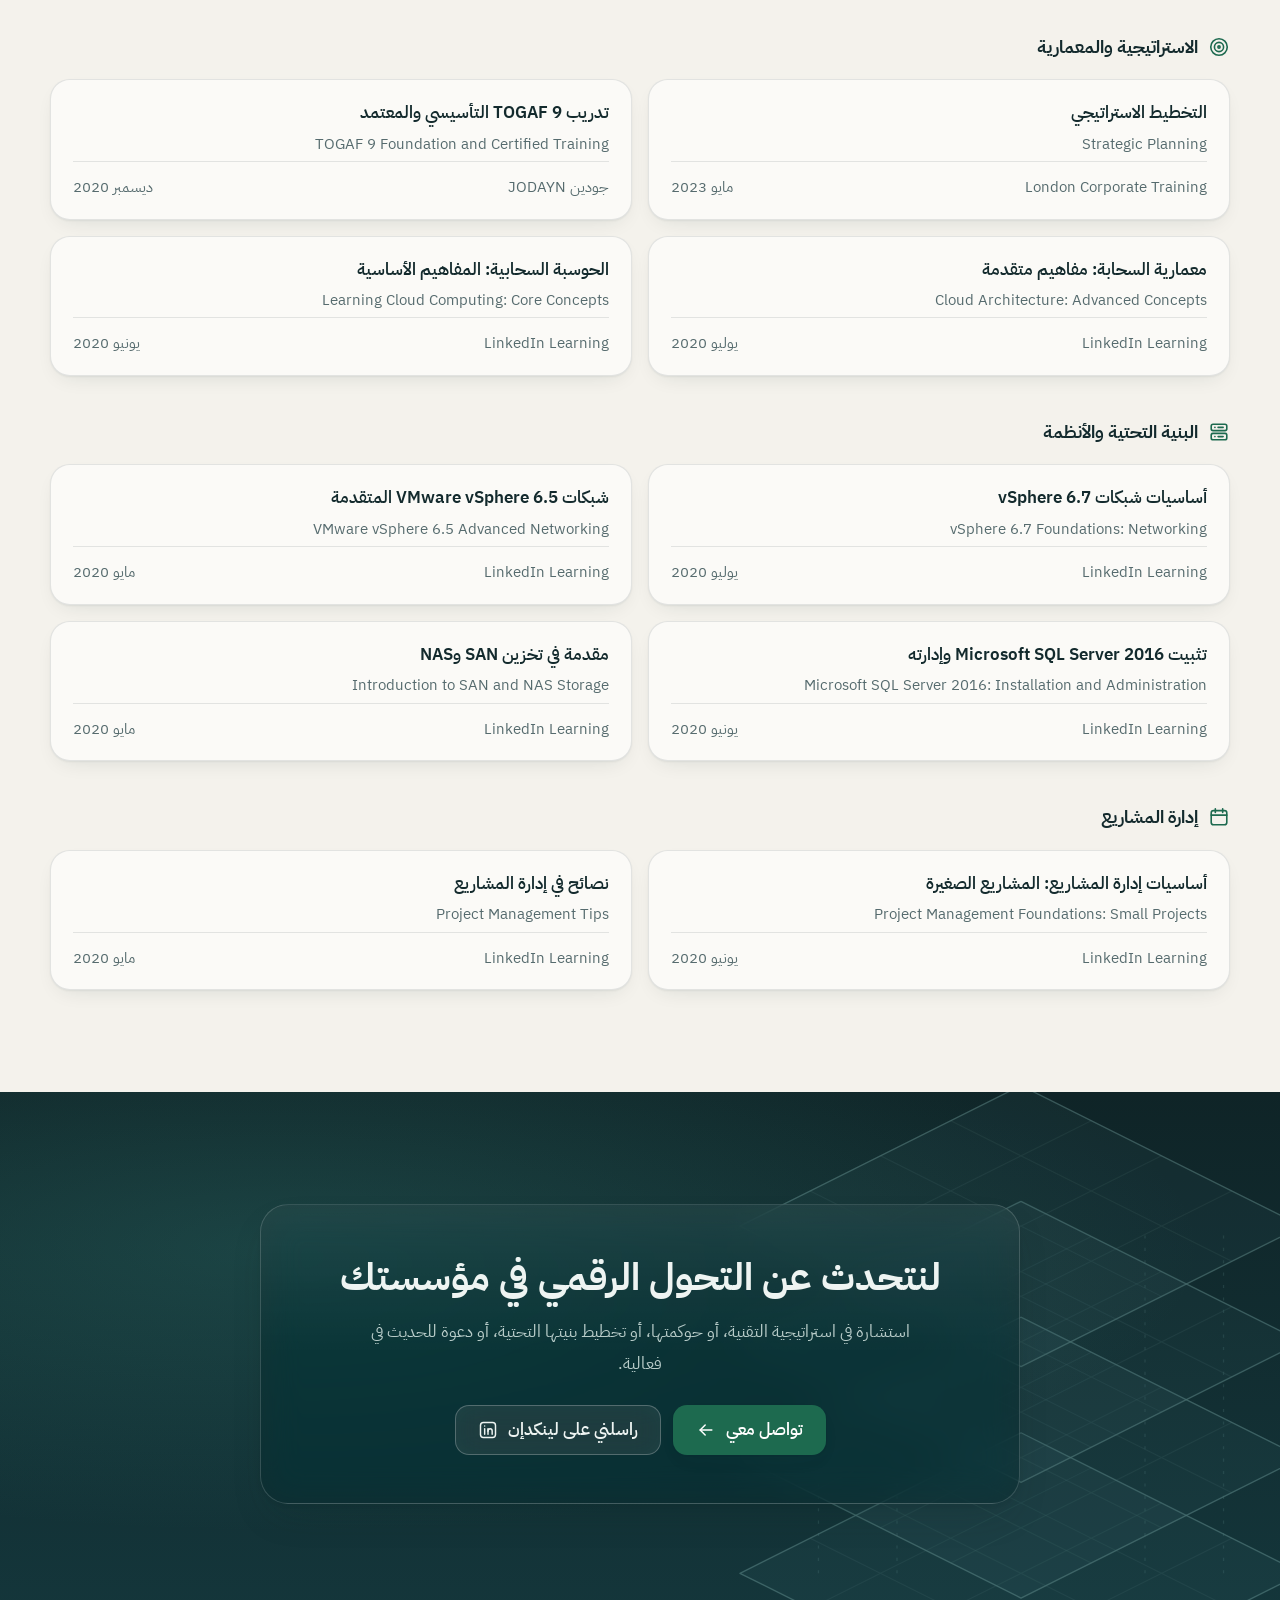
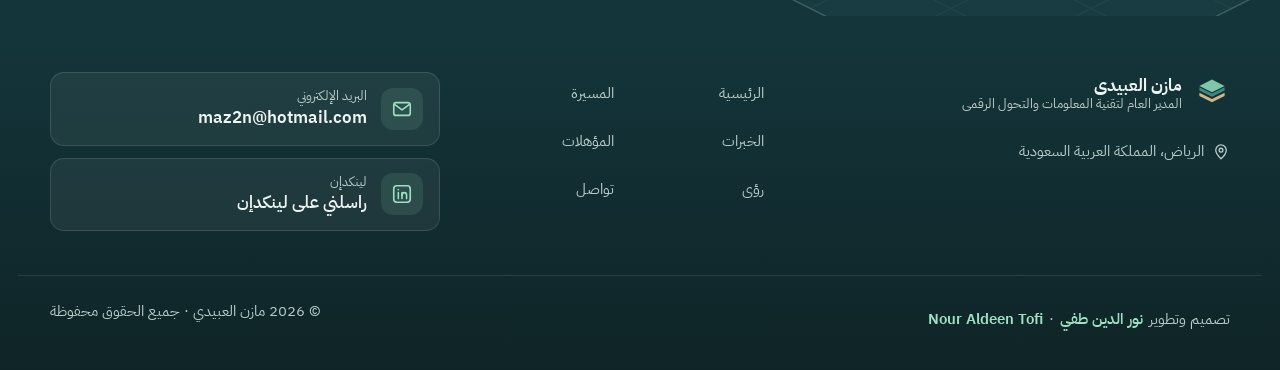
<file: en/credentials.html>
<!doctype html>
<html lang="en" dir="ltr" data-page="credentials" data-alt="../credentials.html">
<head>
<meta charset="utf-8">
<meta name="viewport" content="width=device-width, initial-scale=1, viewport-fit=cover">
<title>Credentials &amp; recognition — Mazen Alobaidi</title>
<meta name="description" content="Mazen Alobaidi&#x27;s credentials: B.Sc. Computer Engineering (Taif University), TOGAF 9 training, strategic planning, cloud and infrastructure certificates, and recognition from the Zakat Authority.">
<meta name="robots" content="noindex, nofollow">
<meta name="author" content="Mazen Alobaidi">
<meta name="theme-color" content="#0f2427">
<link rel="canonical" href="https://nouraldeentofi.github.io/mazen-alobaidi/en/credentials.html">
<link rel="alternate" hreflang="ar" href="https://nouraldeentofi.github.io/mazen-alobaidi/credentials.html">
<link rel="alternate" hreflang="en" href="https://nouraldeentofi.github.io/mazen-alobaidi/en/credentials.html">
<link rel="alternate" hreflang="x-default" href="https://nouraldeentofi.github.io/mazen-alobaidi/credentials.html">
<meta property="og:type" content="website">
<meta property="og:site_name" content="Mazen Alobaidi">
<meta property="og:title" content="Credentials &amp; recognition — Mazen Alobaidi">
<meta property="og:description" content="Mazen Alobaidi&#x27;s credentials: B.Sc. Computer Engineering (Taif University), TOGAF 9 training, strategic planning, cloud and infrastructure certificates, and recognition from the Zakat Authority.">
<meta property="og:url" content="https://nouraldeentofi.github.io/mazen-alobaidi/en/credentials.html">
<meta property="og:image" content="https://nouraldeentofi.github.io/mazen-alobaidi/assets/img/og.jpg">
<meta property="og:image:width" content="1200">
<meta property="og:image:height" content="630">
<meta property="og:locale" content="en_US">
<meta property="og:locale:alternate" content="ar_SA">
<meta name="twitter:card" content="summary_large_image">
<meta name="twitter:title" content="Credentials &amp; recognition — Mazen Alobaidi">
<meta name="twitter:description" content="Mazen Alobaidi&#x27;s credentials: B.Sc. Computer Engineering (Taif University), TOGAF 9 training, strategic planning, cloud and infrastructure certificates, and recognition from the Zakat Authority.">
<meta name="twitter:image" content="https://nouraldeentofi.github.io/mazen-alobaidi/assets/img/og.jpg">
<link rel="icon" href="../assets/img/favicon.svg" type="image/svg+xml">
<link rel="apple-touch-icon" href="../assets/img/apple-touch-icon.png">
<link rel="help" type="text/plain" href="../llms.txt" title="llms.txt">
<link rel="preload" href="../assets/fonts/plex-lat-400.woff2" as="font" type="font/woff2" crossorigin><link rel="preload" href="../assets/fonts/plex-lat-700.woff2" as="font" type="font/woff2" crossorigin>
<link rel="stylesheet" href="../assets/style.css?v=a3cc9743">
<script>(function(){var d=document.documentElement,t;d.classList.add('js');setTimeout(function(){if(!window.__maReady)d.classList.remove('js')},3500);try{t=localStorage.getItem('mazen-alobaidi:theme')}catch(e){}if(t!=='light'&&t!=='dark'){t=matchMedia('(prefers-color-scheme: dark)').matches?'dark':'light'}d.setAttribute('data-theme',t);try{var L=localStorage.getItem('mazen-alobaidi:lang'),r=document.referrer,same=false;try{same=!!r&&new URL(r).origin===location.origin}catch(e){}if((L==='ar'||L==='en')&&L!==d.lang&&!same&&location.protocol!=='file:'){location.replace(d.getAttribute('data-alt'))}}catch(e){}})();</script>
<script type="application/ld+json">{"@context": "https://schema.org", "@type": "Person", "@id": "https://nouraldeentofi.github.io/mazen-alobaidi/#person", "name": "Mazen Alobaidi", "alternateName": ["مازن العبيدي", "م. مازن العبيدي", "مازن فهد العبيدي", "مازن فهد زايد العبيدي", "مازن عبيدي", "مازن العبيدى", "المهندس مازن العبيدي", "Mazen Alobaidi", "Mazen Al-Obaidi", "Mazen Al Obaidi", "Mazen AlObaidi", "Mazen Alobaidy", "Mazen Al-Obaidy", "Mazen Obaidi", "Mazen Fahad Alobaidi", "Mazen Fahd Alobaidi", "Eng. Mazen Alobaidi", "Mazen A."], "honorificPrefix": "Eng.", "jobTitle": ["المدير العام لتقنية المعلومات والتحول الرقمي", "General Manager, Information Technology & Digital Transformation"], "description": "The personal site of Eng. Mazen Alobaidi: 13+ years in IT, from infrastructure and data centres to leading technology strategy, governance and digital transformation.", "url": "https://nouraldeentofi.github.io/mazen-alobaidi/en/", "image": "https://nouraldeentofi.github.io/mazen-alobaidi/assets/img/mazen-600.jpg", "address": {"@type": "PostalAddress", "addressLocality": "Riyadh", "addressCountry": "SA"}, "homeLocation": {"@type": "City", "name": "Riyadh", "alternateName": "الرياض"}, "worksFor": {"@type": "GovernmentOrganization", "name": "Government entity — Riyadh", "alternateName": "جهة حكومية — الرياض"}, "hasOccupation": {"@type": "Occupation", "name": "General Manager, Information Technology & Digital Transformation", "alternateName": ["General Manager of Information Technology and Digital Transformation", "Chief Information Officer", "CIO", "VP of Information Technology", "IT General Manager", "Head of IT", "Digital Transformation Leader", "Enterprise Architecture Consultant", "IT Strategy Consultant", "IT Infrastructure Director", "المدير العام لتقنية المعلومات والتحول الرقمي", "مدير عام تقنية المعلومات", "رئيس تقنية المعلومات", "نائب الرئيس لتقنية المعلومات", "قائد التحول الرقمي", "مستشار تقنية المعلومات", "مستشار التحول الرقمي", "مدير البنية التحتية التقنية"], "occupationLocation": {"@type": "City", "name": "Riyadh"}, "skills": "IT Strategy, Digital Transformation, IT Governance, Enterprise Architecture, TOGAF, Capacity Management, Data Center Architecture, High Availability Architecture, IT Infrastructure Planning, Cybersecurity, Risk Management, Business Continuity, Disaster Recovery, Vendor Management, RFP, Service Level Agreements, IT Budgeting, Change Management, Team Leadership, VMware vSphere"}, "knowsAbout": ["IT Strategy", "Digital Transformation", "IT Governance", "Enterprise Architecture", "TOGAF", "Capacity Management", "Data Center Architecture", "High Availability Architecture", "IT Infrastructure Planning", "Cybersecurity", "Risk Management", "Business Continuity", "Disaster Recovery", "Vendor Management", "RFP", "Service Level Agreements", "IT Budgeting", "Change Management", "Team Leadership", "VMware vSphere", "Windows Server", "ISO 27001", "Cloud Architecture", "استراتيجية تقنية المعلومات", "التحول الرقمي", "حوكمة تقنية المعلومات", "معمارية المؤسسة", "إدارة السعة", "مراكز البيانات", "استمرارية الأعمال", "إدارة المخاطر", "الأمن السيبراني"], "hasCredential": [{"@type": "EducationalOccupationalCredential", "credentialCategory": "degree", "name": "Bachelor's Degree, Computer Engineering", "recognizedBy": {"@type": "CollegeOrUniversity", "name": "Taif University", "alternateName": "جامعة الطائف"}}, {"@type": "EducationalOccupationalCredential", "credentialCategory": "certificate", "name": "Strategic Planning", "alternateName": "التخطيط الاستراتيجي", "recognizedBy": {"@type": "Organization", "name": "London Corporate Training"}}, {"@type": "EducationalOccupationalCredential", "credentialCategory": "certificate", "name": "TOGAF 9 Foundation and Certified Training", "alternateName": "تدريب TOGAF 9 التأسيسي والمعتمد", "recognizedBy": {"@type": "Organization", "name": "JODAYN"}}, {"@type": "EducationalOccupationalCredential", "credentialCategory": "certificate", "name": "Cloud Architecture: Advanced Concepts", "alternateName": "معمارية السحابة: مفاهيم متقدمة", "recognizedBy": {"@type": "Organization", "name": "LinkedIn Learning"}}, {"@type": "EducationalOccupationalCredential", "credentialCategory": "certificate", "name": "Learning Cloud Computing: Core Concepts", "alternateName": "الحوسبة السحابية: المفاهيم الأساسية", "recognizedBy": {"@type": "Organization", "name": "LinkedIn Learning"}}, {"@type": "EducationalOccupationalCredential", "credentialCategory": "certificate", "name": "vSphere 6.7 Foundations: Networking", "alternateName": "أساسيات شبكات vSphere 6.7", "recognizedBy": {"@type": "Organization", "name": "LinkedIn Learning"}}, {"@type": "EducationalOccupationalCredential", "credentialCategory": "certificate", "name": "VMware vSphere 6.5 Advanced Networking", "alternateName": "شبكات VMware vSphere 6.5 المتقدمة", "recognizedBy": {"@type": "Organization", "name": "LinkedIn Learning"}}, {"@type": "EducationalOccupationalCredential", "credentialCategory": "certificate", "name": "Microsoft SQL Server 2016: Installation and Administration", "alternateName": "تثبيت Microsoft SQL Server 2016 وإدارته", "recognizedBy": {"@type": "Organization", "name": "LinkedIn Learning"}}, {"@type": "EducationalOccupationalCredential", "credentialCategory": "certificate", "name": "Introduction to SAN and NAS Storage", "alternateName": "مقدمة في تخزين SAN وNAS", "recognizedBy": {"@type": "Organization", "name": "LinkedIn Learning"}}, {"@type": "EducationalOccupationalCredential", "credentialCategory": "certificate", "name": "Project Management Foundations: Small Projects", "alternateName": "أساسيات إدارة المشاريع: المشاريع الصغيرة", "recognizedBy": {"@type": "Organization", "name": "LinkedIn Learning"}}, {"@type": "EducationalOccupationalCredential", "credentialCategory": "certificate", "name": "Project Management Tips", "alternateName": "نصائح في إدارة المشاريع", "recognizedBy": {"@type": "Organization", "name": "LinkedIn Learning"}}], "award": ["Honoured for the Real Estate Transaction Tax project (Nov 2020)", "Distinguished employee of 2020 (2020)", "First place, National Transformation Measurement 2023 (Dec 2023)", "تكريم مشروع ضريبة التصرفات العقارية", "الموظف المتميز لعام 2020", "المركز الأول في قياس التحول الوطني 2023"], "alumniOf": [{"@type": "CollegeOrUniversity", "name": "Taif University", "alternateName": "جامعة الطائف"}, {"@type": "GovernmentOrganization", "name": "Zakat, Tax and Customs Authority", "alternateName": ["ZATCA", "هيئة الزكاة والضريبة والجمارك"]}, {"@type": "BankOrCreditUnion", "name": "Al Rajhi Bank", "alternateName": "مصرف الراجحي"}, {"@type": "Organization", "name": "Al Moammar Information Systems", "alternateName": ["MIS", "المعمر لأنظمة المعلومات"]}, {"@type": "Organization", "name": "Dar Al-Handasah (Shair and Partners)", "alternateName": "دار الهندسة"}, {"@type": "Organization", "name": "InterContinental Hotels Group", "alternateName": "IHG"}], "knowsLanguage": [{"@type": "Language", "name": "Arabic", "alternateName": "ar"}, {"@type": "Language", "name": "English", "alternateName": "en"}], "sameAs": ["https://www.linkedin.com/in/mazen-a-08a4165a/"], "email": "mailto:maz2n@hotmail.com"}</script><script type="application/ld+json">{"@context": "https://schema.org", "@type": "WebPage", "@id": "https://nouraldeentofi.github.io/mazen-alobaidi/en/credentials.html#page", "url": "https://nouraldeentofi.github.io/mazen-alobaidi/en/credentials.html", "name": "Credentials & recognition — Mazen Alobaidi", "description": "Mazen Alobaidi's credentials: B.Sc. Computer Engineering (Taif University), TOGAF 9 training, strategic planning, cloud and infrastructure certificates, and recognition from the Zakat Authority.", "inLanguage": "en", "isPartOf": {"@type": "WebSite", "@id": "https://nouraldeentofi.github.io/mazen-alobaidi/#site", "name": "Mazen Alobaidi", "url": "https://nouraldeentofi.github.io/mazen-alobaidi/"}, "about": {"@id": "https://nouraldeentofi.github.io/mazen-alobaidi/#person"}}</script><script type="application/ld+json">{"@context": "https://schema.org", "@type": "BreadcrumbList", "itemListElement": [{"@type": "ListItem", "position": 1, "name": "Home", "item": "https://nouraldeentofi.github.io/mazen-alobaidi/en/"}, {"@type": "ListItem", "position": 2, "name": "Credentials", "item": "https://nouraldeentofi.github.io/mazen-alobaidi/en/credentials.html"}]}</script>
</head>
<body>
<a class="skip" href="#main">Skip to content</a>
<svg class="sprite" aria-hidden="true" focusable="false" xmlns="http://www.w3.org/2000/svg"><symbol id="i-home" viewBox="0 0 24 24"><path d="M3 10.5 12 3l9 7.5"/><path d="M5 9.5V21h14V9.5"/><path d="M10 21v-6h4v6"/></symbol><symbol id="i-stairs" viewBox="0 0 24 24"><path d="M3 20h5v-5h5v-5h5V5h3"/></symbol><symbol id="i-layers" viewBox="0 0 24 24"><path d="M12 3 2.5 8 12 13l9.5-5L12 3Z"/><path d="m2.5 12.5 9.5 5 9.5-5"/><path d="m2.5 17 9.5 5 9.5-5"/></symbol><symbol id="i-award" viewBox="0 0 24 24"><circle cx="12" cy="9" r="6"/><path d="M8.6 14 7 21l5-2.6 5 2.6-1.6-7"/></symbol><symbol id="i-medal" viewBox="0 0 24 24"><path d="M7.5 3h9l-2.2 6h-4.6L7.5 3Z"/><circle cx="12" cy="15" r="6"/><path d="m12 12 .9 1.9 2.1.3-1.5 1.4.4 2.1-1.9-1-1.9 1 .4-2.1-1.5-1.4 2.1-.3L12 12Z"/></symbol><symbol id="i-flag" viewBox="0 0 24 24"><path d="M5 21V4"/><path d="M5 4h11l-2 4 2 4H5"/></symbol><symbol id="i-bulb" viewBox="0 0 24 24"><path d="M9 18h6"/><path d="M10 21h4"/><path d="M12 3a6 6 0 0 0-3.6 10.8c.6.5 1 1.2 1 2V17h5.2v-1.2c0-.8.4-1.5 1-2A6 6 0 0 0 12 3Z"/></symbol><symbol id="i-mail" viewBox="0 0 24 24"><rect x="3" y="5" width="18" height="14" rx="2.5"/><path d="m3.8 7 8.2 6 8.2-6"/></symbol><symbol id="i-linkedin" viewBox="0 0 24 24"><rect x="3" y="3" width="18" height="18" rx="3.5"/><path d="M8 10.5V17"/><path d="M8 7.2v.1"/><path d="M12 17v-6.5"/><path d="M12 13.6c0-1.9 1.1-3.1 2.7-3.1 1.5 0 2.3 1 2.3 2.8V17"/></symbol><symbol id="i-pin" viewBox="0 0 24 24"><path d="M12 21s-7-6.2-7-11.5a7 7 0 0 1 14 0C19 14.8 12 21 12 21Z"/><circle cx="12" cy="9.5" r="2.5"/></symbol><symbol id="i-arrow" viewBox="0 0 24 24"><path d="M5 12h14"/><path d="m13 6 6 6-6 6"/></symbol><symbol id="i-back" viewBox="0 0 24 24"><path d="M19 12H5"/><path d="m11 18-6-6 6-6"/></symbol><symbol id="i-chev" viewBox="0 0 24 24"><path d="m6 9 6 6 6-6"/></symbol><symbol id="i-sun" viewBox="0 0 24 24"><circle cx="12" cy="12" r="4"/><path d="M12 2.5v2M12 19.5v2M4.6 4.6 6 6M18 18l1.4 1.4M2.5 12h2M19.5 12h2M4.6 19.4 6 18M18 6l1.4-1.4"/></symbol><symbol id="i-moon" viewBox="0 0 24 24"><path d="M20 14.6A8 8 0 0 1 9.4 4 8 8 0 1 0 20 14.6Z"/></symbol><symbol id="i-target" viewBox="0 0 24 24"><circle cx="12" cy="12" r="9"/><circle cx="12" cy="12" r="5"/><circle cx="12" cy="12" r="1.2"/></symbol><symbol id="i-shield" viewBox="0 0 24 24"><path d="M12 3 4.5 6v5.6c0 4.4 3.1 8.2 7.5 9.4 4.4-1.2 7.5-5 7.5-9.4V6L12 3Z"/><path d="m8.8 12 2.2 2.2 4.2-4.4"/></symbol><symbol id="i-server" viewBox="0 0 24 24"><rect x="3.5" y="3.5" width="17" height="7" rx="2"/><rect x="3.5" y="13.5" width="17" height="7" rx="2"/><path d="M7.5 7h.1M7.5 17h.1"/><path d="M11 7h5.5M11 17h5.5"/></symbol><symbol id="i-refresh" viewBox="0 0 24 24"><path d="M3.5 12a8.5 8.5 0 0 1 14.7-5.8L20.5 8.5"/><path d="M20.5 3.5v5h-5"/><path d="M20.5 12a8.5 8.5 0 0 1-14.7 5.8L3.5 15.5"/><path d="M3.5 20.5v-5h5"/></symbol><symbol id="i-lock" viewBox="0 0 24 24"><rect x="4.5" y="10.5" width="15" height="10.5" rx="2.5"/><path d="M8 10.5V7.5a4 4 0 0 1 8 0v3"/><path d="M12 14.5v2.5"/></symbol><symbol id="i-file" viewBox="0 0 24 24"><path d="M14 3H7a2 2 0 0 0-2 2v14a2 2 0 0 0 2 2h10a2 2 0 0 0 2-2V8l-5-5Z"/><path d="M14 3v5h5"/><path d="M8.5 13h7M8.5 17h4.5"/></symbol><symbol id="i-users" viewBox="0 0 24 24"><circle cx="9" cy="8" r="3.5"/><path d="M2.5 20a6.5 6.5 0 0 1 13 0"/><path d="M16 4.7a3.5 3.5 0 0 1 0 6.6"/><path d="M18.4 14.3A6.5 6.5 0 0 1 21.5 20"/></symbol><symbol id="i-calendar" viewBox="0 0 24 24"><rect x="3.5" y="5" width="17" height="15.5" rx="2.5"/><path d="M3.5 10h17M8 3v4M16 3v4"/></symbol><symbol id="i-cap" viewBox="0 0 24 24"><path d="M22 9 12 4 2 9l10 5 10-5Z"/><path d="M6 11.2V16c0 1.7 2.7 3 6 3s6-1.3 6-3v-4.8"/><path d="M22 9v6"/></symbol><symbol id="i-landmark" viewBox="0 0 24 24"><path d="M3 21h18"/><path d="M5.5 18V10.5M10 18v-7.5M14 18v-7.5M18.5 18v-7.5"/><path d="M3 10.5 12 4l9 6.5H3Z"/></symbol><symbol id="i-bank" viewBox="0 0 24 24"><path d="M3 21h18"/><path d="M4 18h16"/><path d="M6 18v-6M10 18v-6M14 18v-6M18 18v-6"/><path d="M3.5 9.5 12 4.5l8.5 5H3.5Z"/><path d="M12 7.2v.1"/></symbol><symbol id="i-building" viewBox="0 0 24 24"><rect x="5" y="3" width="14" height="18" rx="1.5"/><path d="M9 7h2M13 7h2M9 11h2M13 11h2M9 15h2M13 15h2"/><path d="M10.5 21v-2.5h3V21"/></symbol><symbol id="i-bed" viewBox="0 0 24 24"><path d="M3 19V6"/><path d="M3 14h18v5"/><path d="M21 14v-1.5A3.5 3.5 0 0 0 17.5 9H11v5"/><circle cx="7" cy="11" r="2"/></symbol><symbol id="i-copy" viewBox="0 0 24 24"><rect x="8.5" y="8.5" width="12" height="12" rx="2.5"/><path d="M15.5 8.5V6A2.5 2.5 0 0 0 13 3.5H6A2.5 2.5 0 0 0 3.5 6v7A2.5 2.5 0 0 0 6 15.5h2.5"/></symbol><symbol id="i-send" viewBox="0 0 24 24"><path d="M21 3 10.5 13.5"/><path d="M21 3 14.5 21l-4-7.5L3 9.5 21 3Z"/></symbol><symbol id="i-check" viewBox="0 0 24 24"><path d="m5 12.5 4.5 4.5L19 7.5"/></symbol><symbol id="i-external" viewBox="0 0 24 24"><path d="M14 4h6v6"/><path d="M20 4 11 13"/><path d="M18 14v4a2 2 0 0 1-2 2H6a2 2 0 0 1-2-2V8a2 2 0 0 1 2-2h4"/></symbol><symbol id="i-quote" viewBox="0 0 24 24"><path d="M9.5 7H6a2 2 0 0 0-2 2v3a2 2 0 0 0 2 2h3v1.5A2.5 2.5 0 0 1 6.5 18"/><path d="M20 7h-3.5a2 2 0 0 0-2 2v3a2 2 0 0 0 2 2h3v1.5A2.5 2.5 0 0 1 17 18"/></symbol><symbol id="i-plus" viewBox="0 0 24 24"><path d="M12 5v14M5 12h14"/></symbol></svg>
<div class="bg-grid" aria-hidden="true"></div>
<header class="site-header is-inner" id="top">
<div class="bar wrap">
<div class="bar-start"><a class="back-btn" href="index.html" aria-label="Back"><svg class="ic dir-ic" aria-hidden="true" focusable="false"><use href="#i-back"/></svg></a><span class="mob-title" aria-hidden="true">Credentials</span><a class="brand" href="index.html"><svg class="mark" viewBox="0 0 40 40" aria-hidden="true" focusable="false"><path class="m3" d="M20 25.5 6 18.5v3.6l14 7 14-7v-3.6l-14 7Z"/><path class="m2" d="M20 19.5 6 12.5v3.6l14 7 14-7v-3.6l-14 7Z"/><path class="m1" d="M20 4 6 11l14 7 14-7-14-7Z"/></svg><span class="brand-text"><span class="brand-name">Mazen Alobaidi</span><span class="brand-role">IT &amp; Digital Transformation</span></span></a></div>
<nav class="main-nav" aria-label="Main navigation"><a class="nav-link" href="index.html">Home</a><a class="nav-link" href="journey.html">Journey</a><a class="nav-link" href="expertise.html">Expertise</a><a class="nav-link" href="credentials.html" aria-current="page">Credentials</a><a class="nav-link" href="insights.html">Insights</a><a class="nav-link nav-cta" href="contact.html">Contact</a></nav>
<div class="bar-end">
<button class="icon-btn theme-btn" type="button" aria-label="Toggle dark mode"><span class="swap"><svg class="ic i-moon" aria-hidden="true" focusable="false"><use href="#i-moon"/></svg><svg class="ic i-sun" aria-hidden="true" focusable="false"><use href="#i-sun"/></svg></span></button>
<a class="icon-btn lang-btn" href="../credentials.html" hreflang="ar" lang="ar" data-lang="ar" aria-label="ع — النسخة العربية">ع</a>
<a class="icon-btn only-mob" href="contact.html" aria-label="Get in touch"><svg class="ic" aria-hidden="true" focusable="false"><use href="#i-mail"/></svg></a>
</div>
</div>
<div class="progress" aria-hidden="true"><span></span></div>
</header>
<main id="main">
<section class="page-hero band">
<div class="band-art" aria-hidden="true"><svg class="stack stack-mini" viewBox="0 0 600 640" aria-hidden="true" focusable="false" preserveAspectRatio="xMidYMid meet"><g class="st-conns"><line class="st-conn" x1="104" y1="486" x2="104" y2="150"/><line class="st-conn" x1="180" y1="486" x2="180" y2="150"/><line class="st-conn" x1="420" y1="486" x2="420" y2="150"/><line class="st-conn" x1="496" y1="486" x2="496" y2="150"/></g><g class="st-plane st-p3" style="--i:3"><polygon class="st-fill" points="300.0,350.0 572.0,486.0 300.0,622.0 28.0,486.0"/><path class="st-grid" d="M96.0,452.0L368.0,588.0M504.0,452.0L232.0,588.0M164.0,418.0L436.0,554.0M436.0,418.0L164.0,554.0M232.0,384.0L504.0,520.0M368.0,384.0L96.0,520.0"/><polygon class="st-edge" pathLength="1" points="300.0,350.0 572.0,486.0 300.0,622.0 28.0,486.0"/></g><g class="st-plane st-p2" style="--i:2"><polygon class="st-fill" points="300.0,238.0 572.0,374.0 300.0,510.0 28.0,374.0"/><path class="st-grid" d="M96.0,340.0L368.0,476.0M504.0,340.0L232.0,476.0M164.0,306.0L436.0,442.0M436.0,306.0L164.0,442.0M232.0,272.0L504.0,408.0M368.0,272.0L96.0,408.0"/><polygon class="st-edge" pathLength="1" points="300.0,238.0 572.0,374.0 300.0,510.0 28.0,374.0"/></g><g class="st-plane st-p1" style="--i:1"><polygon class="st-fill" points="300.0,126.0 572.0,262.0 300.0,398.0 28.0,262.0"/><path class="st-grid" d="M96.0,228.0L368.0,364.0M504.0,228.0L232.0,364.0M164.0,194.0L436.0,330.0M436.0,194.0L164.0,330.0M232.0,160.0L504.0,296.0M368.0,160.0L96.0,296.0"/><polygon class="st-edge" pathLength="1" points="300.0,126.0 572.0,262.0 300.0,398.0 28.0,262.0"/></g><g class="st-plane st-p0" style="--i:0"><polygon class="st-fill" points="300.0,14.0 572.0,150.0 300.0,286.0 28.0,150.0"/><path class="st-grid" d="M96.0,116.0L368.0,252.0M504.0,116.0L232.0,252.0M164.0,82.0L436.0,218.0M436.0,82.0L164.0,218.0M232.0,48.0L504.0,184.0M368.0,48.0L96.0,184.0"/><polygon class="st-edge" pathLength="1" points="300.0,14.0 572.0,150.0 300.0,286.0 28.0,150.0"/></g><g class="st-pulses"><circle class="st-pulse" style="--d:0.0s" cx="104" cy="486" r="3.2"/><circle class="st-pulse" style="--d:1.3s" cx="180" cy="486" r="3.2"/><circle class="st-pulse" style="--d:2.6s" cx="420" cy="486" r="3.2"/><circle class="st-pulse" style="--d:3.9s" cx="496" cy="486" r="3.2"/></g></svg></div>
<div class="wrap page-hero-in">
<span class="ph-ic enter" style="--e:0"><svg class="ic" aria-hidden="true" focusable="false"><use href="#i-award"/></svg></span>
<h1 class="ph-title enter" style="--e:1">Credentials &amp; recognition</h1>
<p class="ph-lead enter" style="--e:2">An engineering foundation, steady learning from architecture to strategic planning, and recognition for work delivered.</p>
</div>
</section>
<section class="sec" aria-labelledby="edu-t">
<div class="wrap">
<div class="sec-head "><div class="sec-head-text"><h2 id="edu-t" class="sec-title reveal from-start">Education</h2></div></div>
<div class="edu card reveal"><span class="tile tile-lg"><svg class="ic" aria-hidden="true" focusable="false"><use href="#i-cap"/></svg></span>
<div class="edu-text"><h3 class="card-title">Bachelor&#x27;s degree, Computer Engineering</h3><p class="edu-school">Taif University</p></div>
<span class="edu-years" dir="ltr">2007 – 2012</span></div>
</div>
</section>
<section class="sec sec-alt" aria-labelledby="rec-t">
<div class="wrap">
<div class="sec-head "><div class="sec-head-text"><h2 id="rec-t" class="sec-title reveal from-start">Recognition</h2></div></div>
<div class="swipe grid-3"><div class="swipe-track" tabindex="0" role="group" aria-label="Recognition"><article class="card r-card reveal" style="--r:0"><span class="tile tile-sand"><svg class="ic" aria-hidden="true" focusable="false"><use href="#i-award"/></svg></span><h3 class="card-title">Honoured for the Real Estate Transaction Tax project</h3><p class="card-text clamp-4">Honoured by the Governor of the General Authority of Zakat and Tax for his efforts in delivering the Real Estate Transaction Tax project.</p><p class="card-foot"><span>General Authority of Zakat and Tax</span><span class="date">Nov 2020</span></p></article><article class="card r-card reveal" style="--r:1"><span class="tile tile-sand"><svg class="ic" aria-hidden="true" focusable="false"><use href="#i-medal"/></svg></span><h3 class="card-title">Distinguished employee of 2020</h3><p class="card-text clamp-4">A certificate of thanks for his contributions and exceptional performance, and his work toward the targets of the Technical Systems &amp; Digitisation Agency.</p><p class="card-foot"><span>General Authority of Zakat and Tax</span><span class="date">2020</span></p></article><article class="card r-card reveal" style="--r:2"><span class="tile tile-sand"><svg class="ic" aria-hidden="true" focusable="false"><use href="#i-flag"/></svg></span><h3 class="card-title">First place, National Transformation Measurement 2023</h3><p class="card-text clamp-4">Part of the Zakat, Tax and Customs Authority team that took first place in the 2023 National Transformation Measurement.</p><p class="card-foot"><span>Zakat, Tax and Customs Authority</span><span class="date">Dec 2023</span></p></article></div><div class="dots"><button class="dot" type="button" aria-label="Card 1 of 3"></button><button class="dot" type="button" aria-label="Card 2 of 3"></button><button class="dot" type="button" aria-label="Card 3 of 3"></button></div></div>
</div>
</section>
<section class="sec" aria-labelledby="cert-t">
<div class="wrap">
<div class="sec-head "><div class="sec-head-text"><h2 id="cert-t" class="sec-title reveal from-start">Certifications</h2></div></div>
<div class="cert-group"><h3 class="group-title reveal"><svg class="ic" aria-hidden="true" focusable="false"><use href="#i-target"/></svg>Strategy &amp; architecture</h3><ul class="certs"><li class="cert card reveal" style="--r:0"><span class="cert-name">Strategic Planning</span><span class="card-foot"><span>London Corporate Training</span><span class="date">May 2023</span></span></li><li class="cert card reveal" style="--r:1"><span class="cert-name">TOGAF 9 Foundation and Certified Training</span><span class="card-foot"><span>JODAYN</span><span class="date">Dec 2020</span></span></li><li class="cert card reveal" style="--r:0"><span class="cert-name">Cloud Architecture: Advanced Concepts</span><span class="card-foot"><span>LinkedIn Learning</span><span class="date">Jul 2020</span></span></li><li class="cert card reveal" style="--r:1"><span class="cert-name">Learning Cloud Computing: Core Concepts</span><span class="card-foot"><span>LinkedIn Learning</span><span class="date">Jun 2020</span></span></li></ul></div><div class="cert-group"><h3 class="group-title reveal"><svg class="ic" aria-hidden="true" focusable="false"><use href="#i-server"/></svg>Infrastructure &amp; systems</h3><ul class="certs"><li class="cert card reveal" style="--r:0"><span class="cert-name">vSphere 6.7 Foundations: Networking</span><span class="card-foot"><span>LinkedIn Learning</span><span class="date">Jul 2020</span></span></li><li class="cert card reveal" style="--r:1"><span class="cert-name">VMware vSphere 6.5 Advanced Networking</span><span class="card-foot"><span>LinkedIn Learning</span><span class="date">May 2020</span></span></li><li class="cert card reveal" style="--r:0"><span class="cert-name">Microsoft SQL Server 2016: Installation and Administration</span><span class="card-foot"><span>LinkedIn Learning</span><span class="date">Jun 2020</span></span></li><li class="cert card reveal" style="--r:1"><span class="cert-name">Introduction to SAN and NAS Storage</span><span class="card-foot"><span>LinkedIn Learning</span><span class="date">May 2020</span></span></li></ul></div><div class="cert-group"><h3 class="group-title reveal"><svg class="ic" aria-hidden="true" focusable="false"><use href="#i-calendar"/></svg>Project management</h3><ul class="certs"><li class="cert card reveal" style="--r:0"><span class="cert-name">Project Management Foundations: Small Projects</span><span class="card-foot"><span>LinkedIn Learning</span><span class="date">Jun 2020</span></span></li><li class="cert card reveal" style="--r:1"><span class="cert-name">Project Management Tips</span><span class="card-foot"><span>LinkedIn Learning</span><span class="date">May 2020</span></span></li></ul></div>
</div>
</section>
<section class="band cta-band" aria-labelledby="cta-t">
<div class="band-art" aria-hidden="true"><svg class="stack stack-mini" viewBox="0 0 600 640" aria-hidden="true" focusable="false" preserveAspectRatio="xMidYMid meet"><g class="st-conns"><line class="st-conn" x1="104" y1="486" x2="104" y2="150"/><line class="st-conn" x1="180" y1="486" x2="180" y2="150"/><line class="st-conn" x1="420" y1="486" x2="420" y2="150"/><line class="st-conn" x1="496" y1="486" x2="496" y2="150"/></g><g class="st-plane st-p3" style="--i:3"><polygon class="st-fill" points="300.0,350.0 572.0,486.0 300.0,622.0 28.0,486.0"/><path class="st-grid" d="M96.0,452.0L368.0,588.0M504.0,452.0L232.0,588.0M164.0,418.0L436.0,554.0M436.0,418.0L164.0,554.0M232.0,384.0L504.0,520.0M368.0,384.0L96.0,520.0"/><polygon class="st-edge" pathLength="1" points="300.0,350.0 572.0,486.0 300.0,622.0 28.0,486.0"/></g><g class="st-plane st-p2" style="--i:2"><polygon class="st-fill" points="300.0,238.0 572.0,374.0 300.0,510.0 28.0,374.0"/><path class="st-grid" d="M96.0,340.0L368.0,476.0M504.0,340.0L232.0,476.0M164.0,306.0L436.0,442.0M436.0,306.0L164.0,442.0M232.0,272.0L504.0,408.0M368.0,272.0L96.0,408.0"/><polygon class="st-edge" pathLength="1" points="300.0,238.0 572.0,374.0 300.0,510.0 28.0,374.0"/></g><g class="st-plane st-p1" style="--i:1"><polygon class="st-fill" points="300.0,126.0 572.0,262.0 300.0,398.0 28.0,262.0"/><path class="st-grid" d="M96.0,228.0L368.0,364.0M504.0,228.0L232.0,364.0M164.0,194.0L436.0,330.0M436.0,194.0L164.0,330.0M232.0,160.0L504.0,296.0M368.0,160.0L96.0,296.0"/><polygon class="st-edge" pathLength="1" points="300.0,126.0 572.0,262.0 300.0,398.0 28.0,262.0"/></g><g class="st-plane st-p0" style="--i:0"><polygon class="st-fill" points="300.0,14.0 572.0,150.0 300.0,286.0 28.0,150.0"/><path class="st-grid" d="M96.0,116.0L368.0,252.0M504.0,116.0L232.0,252.0M164.0,82.0L436.0,218.0M436.0,82.0L164.0,218.0M232.0,48.0L504.0,184.0M368.0,48.0L96.0,184.0"/><polygon class="st-edge" pathLength="1" points="300.0,14.0 572.0,150.0 300.0,286.0 28.0,150.0"/></g><g class="st-pulses"><circle class="st-pulse" style="--d:0.0s" cx="104" cy="486" r="3.2"/><circle class="st-pulse" style="--d:1.3s" cx="180" cy="486" r="3.2"/><circle class="st-pulse" style="--d:2.6s" cx="420" cy="486" r="3.2"/><circle class="st-pulse" style="--d:3.9s" cx="496" cy="486" r="3.2"/></g></svg></div>
<div class="wrap">
<div class="cta-card glass reveal">
<h2 class="cta-title" id="cta-t">Let&#x27;s talk about your organisation&#x27;s digital transformation</h2>
<p class="cta-lead">Advice on technology strategy, governance or infrastructure planning, or an invitation to speak at an event.</p>
<div class="btn-row"><a class="btn btn-primary shine" href="contact.html"><span>Get in touch</span><svg class="ic dir-ic" aria-hidden="true" focusable="false"><use href="#i-arrow"/></svg></a><a class="btn btn-glass " href="https://www.linkedin.com/in/mazen-a-08a4165a/" target="_blank" rel="noopener"><span>Message me on LinkedIn</span><svg class="ic" aria-hidden="true" focusable="false"><use href="#i-linkedin"/></svg></a></div>
</div>
</div>
</section>
</main>
<footer class="site-footer">
<div class="wrap foot-grid">
<div class="foot-brand">
<a class="brand brand-foot" href="index.html"><svg class="mark" viewBox="0 0 40 40" aria-hidden="true" focusable="false"><path class="m3" d="M20 25.5 6 18.5v3.6l14 7 14-7v-3.6l-14 7Z"/><path class="m2" d="M20 19.5 6 12.5v3.6l14 7 14-7v-3.6l-14 7Z"/><path class="m1" d="M20 4 6 11l14 7 14-7-14-7Z"/></svg><span class="brand-text"><span class="brand-name">Mazen Alobaidi</span><span class="brand-role">General Manager, Information Technology &amp; Digital Transformation</span></span></a>
<p class="foot-city"><svg class="ic" aria-hidden="true" focusable="false"><use href="#i-pin"/></svg><span>Riyadh, Saudi Arabia</span></p>
</div>
<nav class="foot-nav" aria-label="Main navigation"><a href="index.html">Home</a><a href="journey.html">Journey</a><a href="expertise.html">Expertise</a><a href="credentials.html">Credentials</a><a href="insights.html">Insights</a><a href="contact.html">Contact</a></nav>
<div class="foot-contact"><a class="c-card" href="mailto:maz2n@hotmail.com"><span class="c-ic"><svg class="ic" aria-hidden="true" focusable="false"><use href="#i-mail"/></svg></span><span class="c-txt"><span class="c-k">Email</span><span class="c-v" dir="ltr">maz2n@hotmail.com</span></span></a><a class="c-card" href="https://www.linkedin.com/in/mazen-a-08a4165a/" target="_blank" rel="noopener me"><span class="c-ic"><svg class="ic" aria-hidden="true" focusable="false"><use href="#i-linkedin"/></svg></span><span class="c-txt"><span class="c-k">LinkedIn</span><span class="c-v">Message me on LinkedIn</span></span></a></div>
</div>
<div class="wrap foot-base">
<p class="credit">Designed &amp; built by <a class="maker" href="https://nouraldeentofi.com" target="_blank" rel="noopener">نور الدين طفي</a> · <a class="maker" href="https://nouraldeentofi.com" target="_blank" rel="noopener" lang="en" dir="ltr">Nour Aldeen Tofi</a></p>
<p class="copy">© <span dir="ltr" class="year">2026</span> Mazen Alobaidi · All rights reserved</p>
</div>
</footer>
<nav class="dock" aria-label="Main navigation"><div class="dock-in"><a class="dock-item" href="index.html"><svg class="ic" aria-hidden="true" focusable="false"><use href="#i-home"/></svg><span>Home</span></a><a class="dock-item" href="journey.html"><svg class="ic" aria-hidden="true" focusable="false"><use href="#i-stairs"/></svg><span>Journey</span></a><a class="dock-item" href="expertise.html"><svg class="ic" aria-hidden="true" focusable="false"><use href="#i-layers"/></svg><span>Expertise</span></a><a class="dock-item" href="credentials.html" aria-current="page"><svg class="ic" aria-hidden="true" focusable="false"><use href="#i-award"/></svg><span>Credentials</span></a><a class="dock-item" href="insights.html"><svg class="ic" aria-hidden="true" focusable="false"><use href="#i-bulb"/></svg><span>Insights</span></a></div></nav>
<div class="toast" role="status" aria-live="polite"></div>
<script src="../assets/site.js?v=a3cc9743" defer></script>
</body>
</html>
</file>
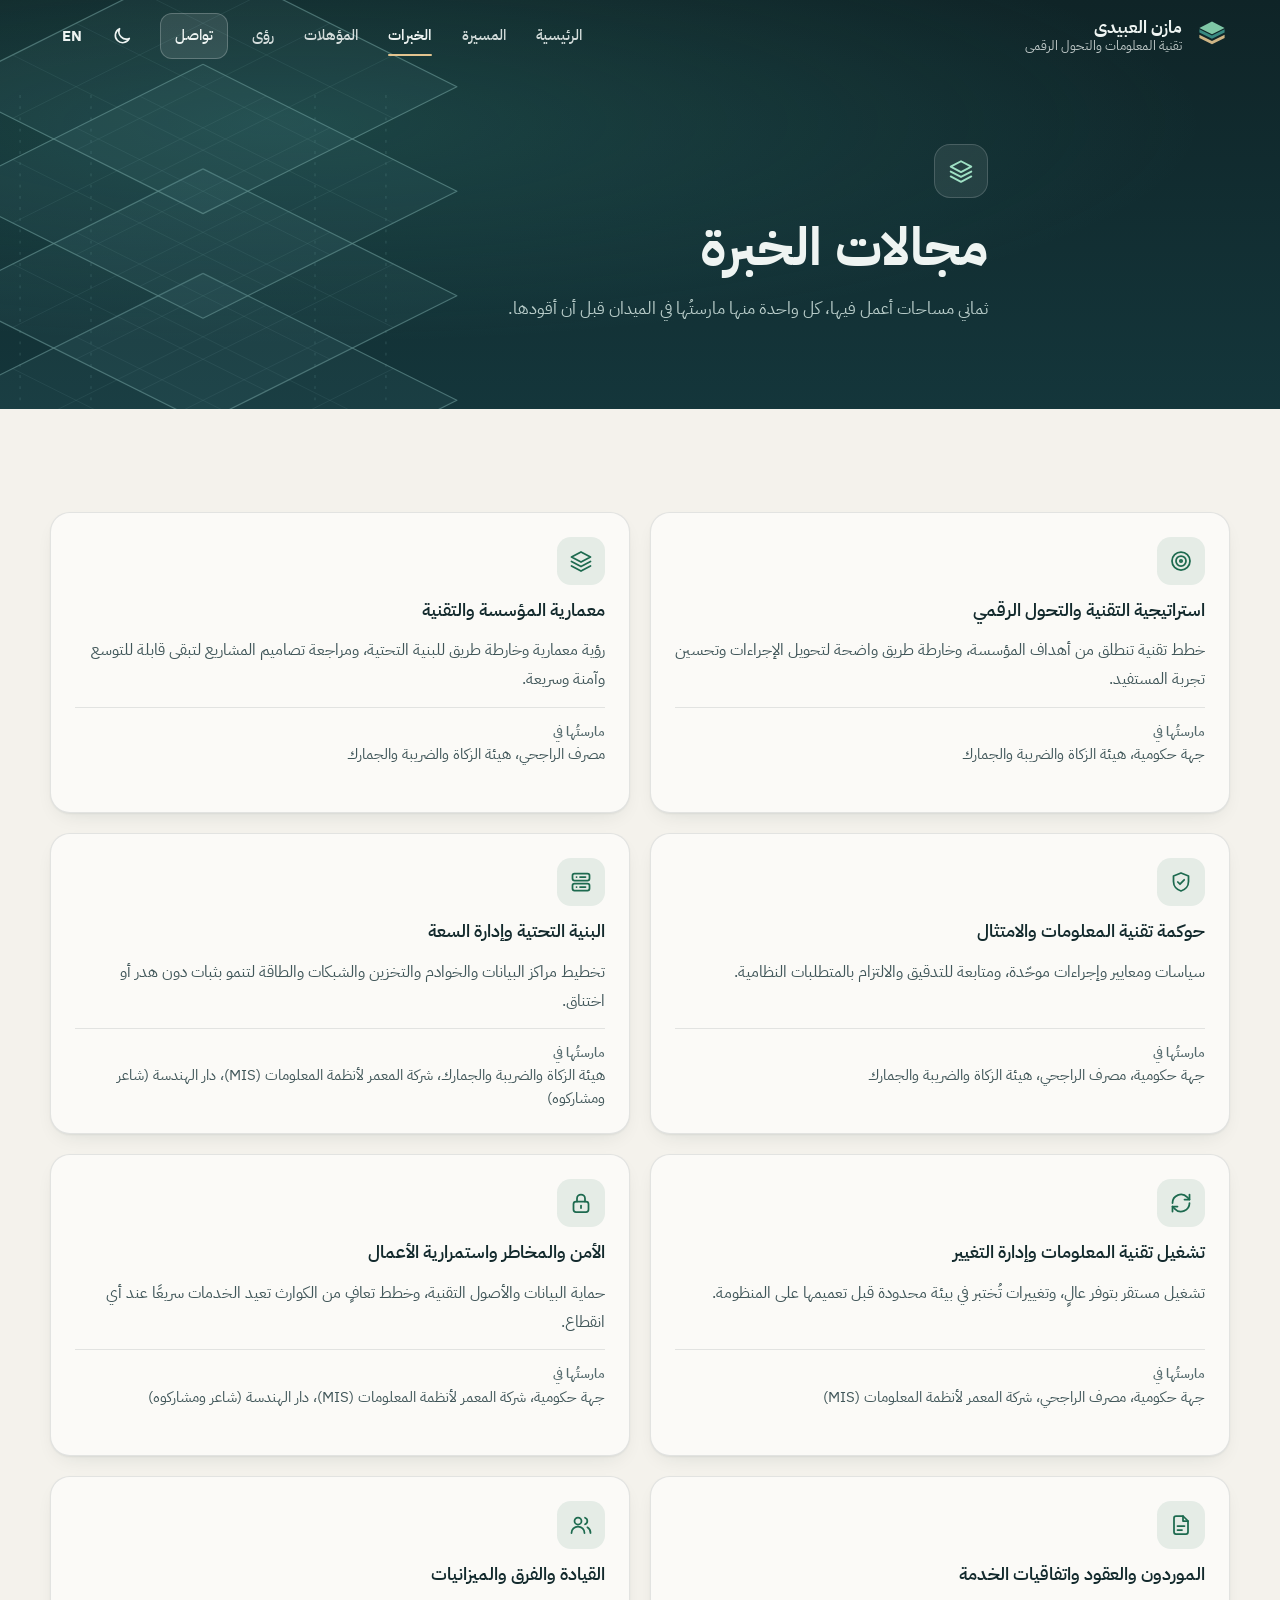
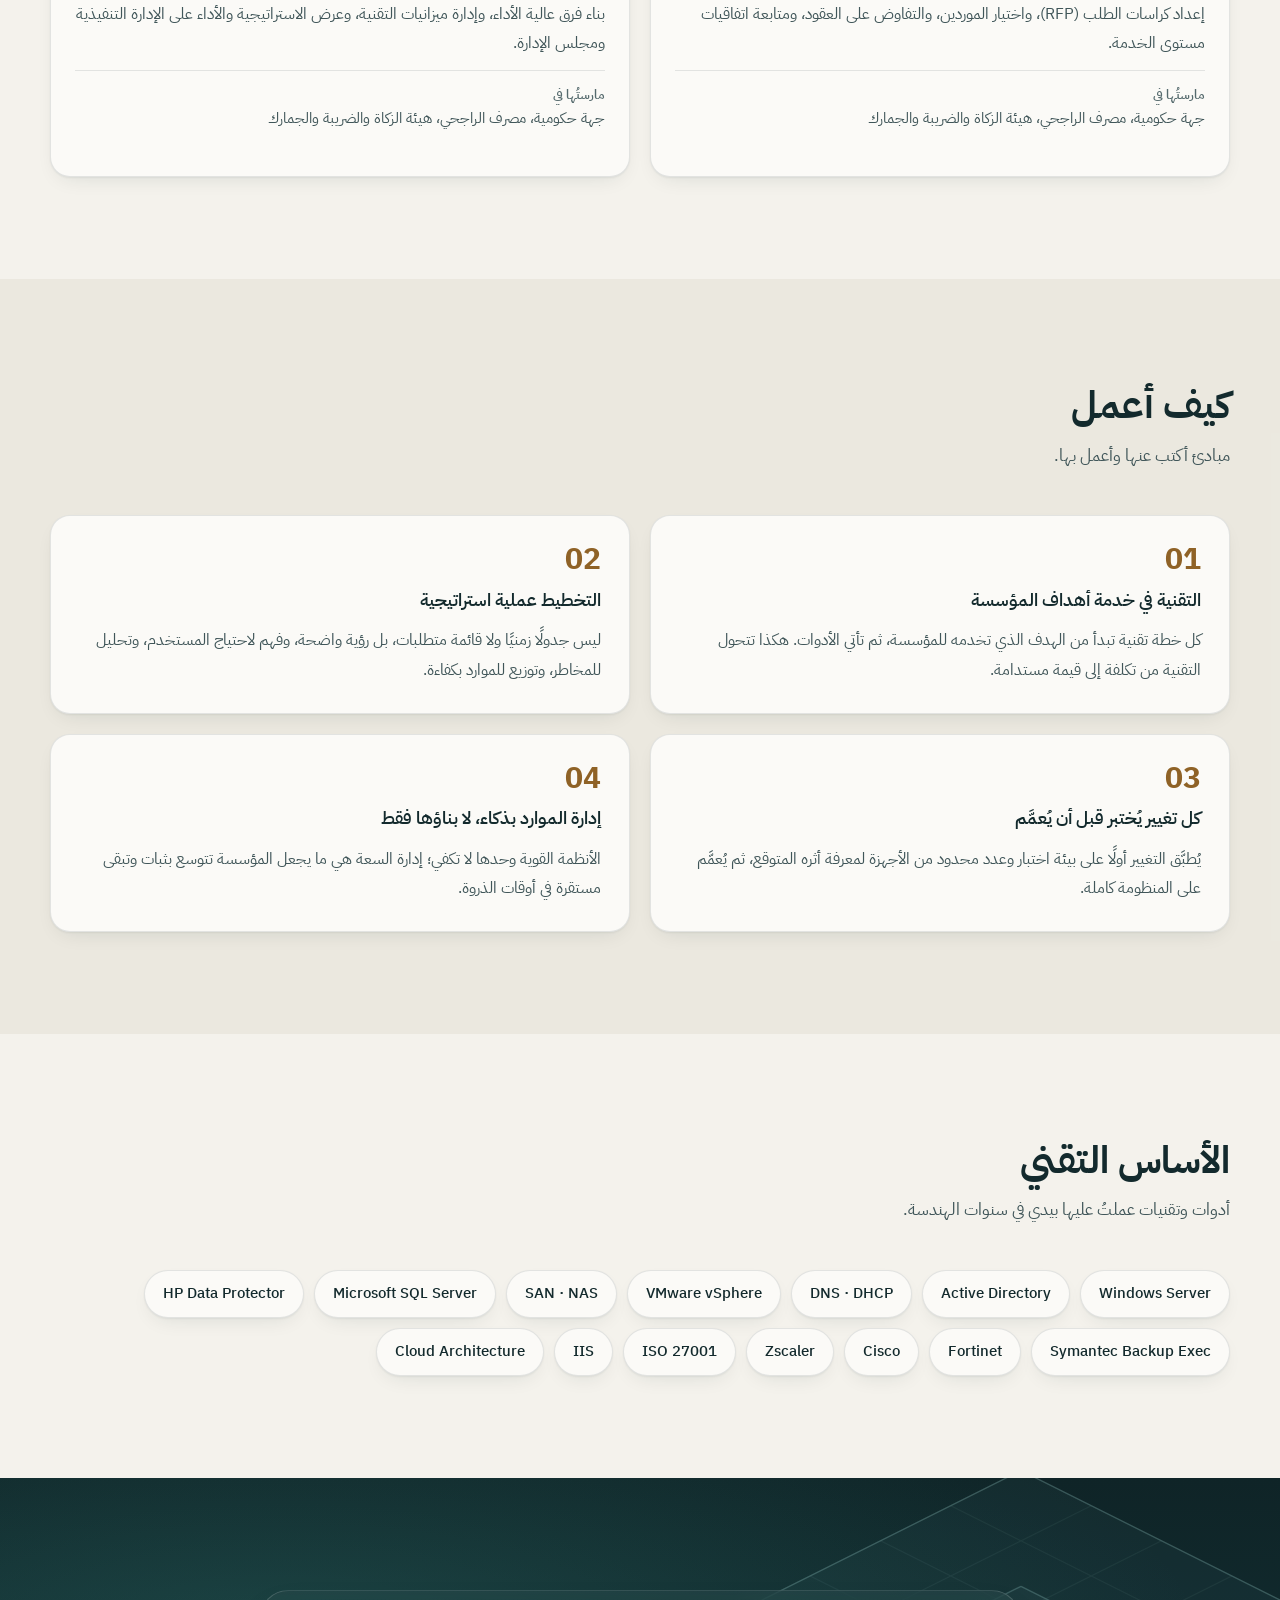
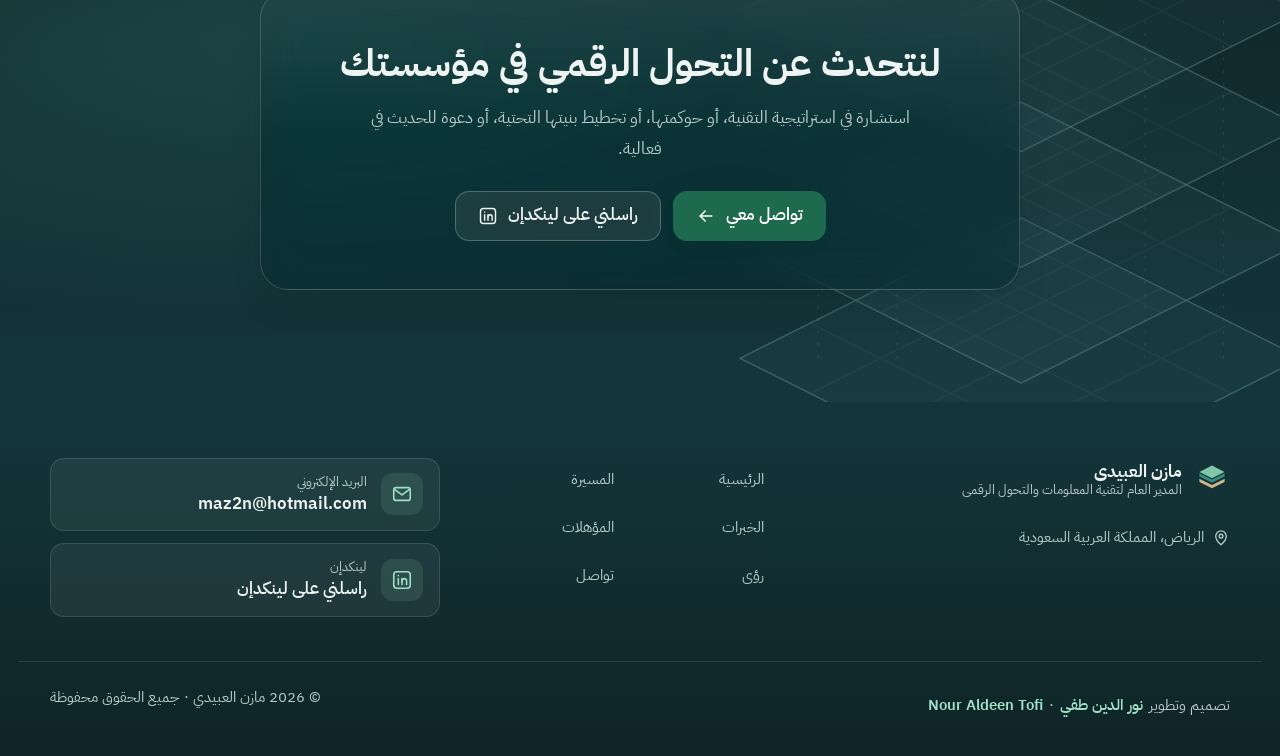
<file: en/expertise.html>
<!doctype html>
<html lang="en" dir="ltr" data-page="expertise" data-alt="../expertise.html">
<head>
<meta charset="utf-8">
<meta name="viewport" content="width=device-width, initial-scale=1, viewport-fit=cover">
<title>Expertise — Mazen Alobaidi</title>
<meta name="description" content="Mazen Alobaidi&#x27;s expertise: technology strategy and digital transformation, enterprise architecture, IT governance, infrastructure and capacity, security and continuity, vendors and contracts.">
<meta name="robots" content="noindex, nofollow">
<meta name="author" content="Mazen Alobaidi">
<meta name="theme-color" content="#0f2427">
<link rel="canonical" href="https://nouraldeentofi.github.io/mazen-alobaidi/en/expertise.html">
<link rel="alternate" hreflang="ar" href="https://nouraldeentofi.github.io/mazen-alobaidi/expertise.html">
<link rel="alternate" hreflang="en" href="https://nouraldeentofi.github.io/mazen-alobaidi/en/expertise.html">
<link rel="alternate" hreflang="x-default" href="https://nouraldeentofi.github.io/mazen-alobaidi/expertise.html">
<meta property="og:type" content="website">
<meta property="og:site_name" content="Mazen Alobaidi">
<meta property="og:title" content="Expertise — Mazen Alobaidi">
<meta property="og:description" content="Mazen Alobaidi&#x27;s expertise: technology strategy and digital transformation, enterprise architecture, IT governance, infrastructure and capacity, security and continuity, vendors and contracts.">
<meta property="og:url" content="https://nouraldeentofi.github.io/mazen-alobaidi/en/expertise.html">
<meta property="og:image" content="https://nouraldeentofi.github.io/mazen-alobaidi/assets/img/og.jpg">
<meta property="og:image:width" content="1200">
<meta property="og:image:height" content="630">
<meta property="og:locale" content="en_US">
<meta property="og:locale:alternate" content="ar_SA">
<meta name="twitter:card" content="summary_large_image">
<meta name="twitter:title" content="Expertise — Mazen Alobaidi">
<meta name="twitter:description" content="Mazen Alobaidi&#x27;s expertise: technology strategy and digital transformation, enterprise architecture, IT governance, infrastructure and capacity, security and continuity, vendors and contracts.">
<meta name="twitter:image" content="https://nouraldeentofi.github.io/mazen-alobaidi/assets/img/og.jpg">
<link rel="icon" href="../assets/img/favicon.svg" type="image/svg+xml">
<link rel="apple-touch-icon" href="../assets/img/apple-touch-icon.png">
<link rel="help" type="text/plain" href="../llms.txt" title="llms.txt">
<link rel="preload" href="../assets/fonts/plex-lat-400.woff2" as="font" type="font/woff2" crossorigin><link rel="preload" href="../assets/fonts/plex-lat-700.woff2" as="font" type="font/woff2" crossorigin>
<link rel="stylesheet" href="../assets/style.css?v=a3cc9743">
<script>(function(){var d=document.documentElement,t;d.classList.add('js');setTimeout(function(){if(!window.__maReady)d.classList.remove('js')},3500);try{t=localStorage.getItem('mazen-alobaidi:theme')}catch(e){}if(t!=='light'&&t!=='dark'){t=matchMedia('(prefers-color-scheme: dark)').matches?'dark':'light'}d.setAttribute('data-theme',t);try{var L=localStorage.getItem('mazen-alobaidi:lang'),r=document.referrer,same=false;try{same=!!r&&new URL(r).origin===location.origin}catch(e){}if((L==='ar'||L==='en')&&L!==d.lang&&!same&&location.protocol!=='file:'){location.replace(d.getAttribute('data-alt'))}}catch(e){}})();</script>
<script type="application/ld+json">{"@context": "https://schema.org", "@type": "Person", "@id": "https://nouraldeentofi.github.io/mazen-alobaidi/#person", "name": "Mazen Alobaidi", "alternateName": ["مازن العبيدي", "م. مازن العبيدي", "مازن فهد العبيدي", "مازن فهد زايد العبيدي", "مازن عبيدي", "مازن العبيدى", "المهندس مازن العبيدي", "Mazen Alobaidi", "Mazen Al-Obaidi", "Mazen Al Obaidi", "Mazen AlObaidi", "Mazen Alobaidy", "Mazen Al-Obaidy", "Mazen Obaidi", "Mazen Fahad Alobaidi", "Mazen Fahd Alobaidi", "Eng. Mazen Alobaidi", "Mazen A."], "honorificPrefix": "Eng.", "jobTitle": ["المدير العام لتقنية المعلومات والتحول الرقمي", "General Manager, Information Technology & Digital Transformation"], "description": "The personal site of Eng. Mazen Alobaidi: 13+ years in IT, from infrastructure and data centres to leading technology strategy, governance and digital transformation.", "url": "https://nouraldeentofi.github.io/mazen-alobaidi/en/", "image": "https://nouraldeentofi.github.io/mazen-alobaidi/assets/img/mazen-600.jpg", "address": {"@type": "PostalAddress", "addressLocality": "Riyadh", "addressCountry": "SA"}, "homeLocation": {"@type": "City", "name": "Riyadh", "alternateName": "الرياض"}, "worksFor": {"@type": "GovernmentOrganization", "name": "Government entity — Riyadh", "alternateName": "جهة حكومية — الرياض"}, "hasOccupation": {"@type": "Occupation", "name": "General Manager, Information Technology & Digital Transformation", "alternateName": ["General Manager of Information Technology and Digital Transformation", "Chief Information Officer", "CIO", "VP of Information Technology", "IT General Manager", "Head of IT", "Digital Transformation Leader", "Enterprise Architecture Consultant", "IT Strategy Consultant", "IT Infrastructure Director", "المدير العام لتقنية المعلومات والتحول الرقمي", "مدير عام تقنية المعلومات", "رئيس تقنية المعلومات", "نائب الرئيس لتقنية المعلومات", "قائد التحول الرقمي", "مستشار تقنية المعلومات", "مستشار التحول الرقمي", "مدير البنية التحتية التقنية"], "occupationLocation": {"@type": "City", "name": "Riyadh"}, "skills": "IT Strategy, Digital Transformation, IT Governance, Enterprise Architecture, TOGAF, Capacity Management, Data Center Architecture, High Availability Architecture, IT Infrastructure Planning, Cybersecurity, Risk Management, Business Continuity, Disaster Recovery, Vendor Management, RFP, Service Level Agreements, IT Budgeting, Change Management, Team Leadership, VMware vSphere"}, "knowsAbout": ["IT Strategy", "Digital Transformation", "IT Governance", "Enterprise Architecture", "TOGAF", "Capacity Management", "Data Center Architecture", "High Availability Architecture", "IT Infrastructure Planning", "Cybersecurity", "Risk Management", "Business Continuity", "Disaster Recovery", "Vendor Management", "RFP", "Service Level Agreements", "IT Budgeting", "Change Management", "Team Leadership", "VMware vSphere", "Windows Server", "ISO 27001", "Cloud Architecture", "استراتيجية تقنية المعلومات", "التحول الرقمي", "حوكمة تقنية المعلومات", "معمارية المؤسسة", "إدارة السعة", "مراكز البيانات", "استمرارية الأعمال", "إدارة المخاطر", "الأمن السيبراني"], "hasCredential": [{"@type": "EducationalOccupationalCredential", "credentialCategory": "degree", "name": "Bachelor's Degree, Computer Engineering", "recognizedBy": {"@type": "CollegeOrUniversity", "name": "Taif University", "alternateName": "جامعة الطائف"}}, {"@type": "EducationalOccupationalCredential", "credentialCategory": "certificate", "name": "Strategic Planning", "alternateName": "التخطيط الاستراتيجي", "recognizedBy": {"@type": "Organization", "name": "London Corporate Training"}}, {"@type": "EducationalOccupationalCredential", "credentialCategory": "certificate", "name": "TOGAF 9 Foundation and Certified Training", "alternateName": "تدريب TOGAF 9 التأسيسي والمعتمد", "recognizedBy": {"@type": "Organization", "name": "JODAYN"}}, {"@type": "EducationalOccupationalCredential", "credentialCategory": "certificate", "name": "Cloud Architecture: Advanced Concepts", "alternateName": "معمارية السحابة: مفاهيم متقدمة", "recognizedBy": {"@type": "Organization", "name": "LinkedIn Learning"}}, {"@type": "EducationalOccupationalCredential", "credentialCategory": "certificate", "name": "Learning Cloud Computing: Core Concepts", "alternateName": "الحوسبة السحابية: المفاهيم الأساسية", "recognizedBy": {"@type": "Organization", "name": "LinkedIn Learning"}}, {"@type": "EducationalOccupationalCredential", "credentialCategory": "certificate", "name": "vSphere 6.7 Foundations: Networking", "alternateName": "أساسيات شبكات vSphere 6.7", "recognizedBy": {"@type": "Organization", "name": "LinkedIn Learning"}}, {"@type": "EducationalOccupationalCredential", "credentialCategory": "certificate", "name": "VMware vSphere 6.5 Advanced Networking", "alternateName": "شبكات VMware vSphere 6.5 المتقدمة", "recognizedBy": {"@type": "Organization", "name": "LinkedIn Learning"}}, {"@type": "EducationalOccupationalCredential", "credentialCategory": "certificate", "name": "Microsoft SQL Server 2016: Installation and Administration", "alternateName": "تثبيت Microsoft SQL Server 2016 وإدارته", "recognizedBy": {"@type": "Organization", "name": "LinkedIn Learning"}}, {"@type": "EducationalOccupationalCredential", "credentialCategory": "certificate", "name": "Introduction to SAN and NAS Storage", "alternateName": "مقدمة في تخزين SAN وNAS", "recognizedBy": {"@type": "Organization", "name": "LinkedIn Learning"}}, {"@type": "EducationalOccupationalCredential", "credentialCategory": "certificate", "name": "Project Management Foundations: Small Projects", "alternateName": "أساسيات إدارة المشاريع: المشاريع الصغيرة", "recognizedBy": {"@type": "Organization", "name": "LinkedIn Learning"}}, {"@type": "EducationalOccupationalCredential", "credentialCategory": "certificate", "name": "Project Management Tips", "alternateName": "نصائح في إدارة المشاريع", "recognizedBy": {"@type": "Organization", "name": "LinkedIn Learning"}}], "award": ["Honoured for the Real Estate Transaction Tax project (Nov 2020)", "Distinguished employee of 2020 (2020)", "First place, National Transformation Measurement 2023 (Dec 2023)", "تكريم مشروع ضريبة التصرفات العقارية", "الموظف المتميز لعام 2020", "المركز الأول في قياس التحول الوطني 2023"], "alumniOf": [{"@type": "CollegeOrUniversity", "name": "Taif University", "alternateName": "جامعة الطائف"}, {"@type": "GovernmentOrganization", "name": "Zakat, Tax and Customs Authority", "alternateName": ["ZATCA", "هيئة الزكاة والضريبة والجمارك"]}, {"@type": "BankOrCreditUnion", "name": "Al Rajhi Bank", "alternateName": "مصرف الراجحي"}, {"@type": "Organization", "name": "Al Moammar Information Systems", "alternateName": ["MIS", "المعمر لأنظمة المعلومات"]}, {"@type": "Organization", "name": "Dar Al-Handasah (Shair and Partners)", "alternateName": "دار الهندسة"}, {"@type": "Organization", "name": "InterContinental Hotels Group", "alternateName": "IHG"}], "knowsLanguage": [{"@type": "Language", "name": "Arabic", "alternateName": "ar"}, {"@type": "Language", "name": "English", "alternateName": "en"}], "sameAs": ["https://www.linkedin.com/in/mazen-a-08a4165a/"], "email": "mailto:maz2n@hotmail.com"}</script><script type="application/ld+json">{"@context": "https://schema.org", "@type": "WebPage", "@id": "https://nouraldeentofi.github.io/mazen-alobaidi/en/expertise.html#page", "url": "https://nouraldeentofi.github.io/mazen-alobaidi/en/expertise.html", "name": "Expertise — Mazen Alobaidi", "description": "Mazen Alobaidi's expertise: technology strategy and digital transformation, enterprise architecture, IT governance, infrastructure and capacity, security and continuity, vendors and contracts.", "inLanguage": "en", "isPartOf": {"@type": "WebSite", "@id": "https://nouraldeentofi.github.io/mazen-alobaidi/#site", "name": "Mazen Alobaidi", "url": "https://nouraldeentofi.github.io/mazen-alobaidi/"}, "about": {"@id": "https://nouraldeentofi.github.io/mazen-alobaidi/#person"}}</script><script type="application/ld+json">{"@context": "https://schema.org", "@type": "Service", "name": "Technology strategy & digital transformation advisory", "description": "Advice on IT strategy, digital transformation, IT governance, enterprise architecture, and infrastructure and capacity planning.", "provider": {"@id": "https://nouraldeentofi.github.io/mazen-alobaidi/#person"}, "areaServed": {"@type": "Country", "name": "Saudi Arabia"}, "availableLanguage": ["ar", "en"], "serviceType": ["Technology strategy & digital transformation", "Enterprise & technology architecture", "IT governance & compliance", "Infrastructure & capacity", "IT operations & change management", "Security, risk & business continuity", "Vendors, contracts & SLAs", "Leadership, teams & budgets"]}</script><script type="application/ld+json">{"@context": "https://schema.org", "@type": "BreadcrumbList", "itemListElement": [{"@type": "ListItem", "position": 1, "name": "Home", "item": "https://nouraldeentofi.github.io/mazen-alobaidi/en/"}, {"@type": "ListItem", "position": 2, "name": "Expertise", "item": "https://nouraldeentofi.github.io/mazen-alobaidi/en/expertise.html"}]}</script>
</head>
<body>
<a class="skip" href="#main">Skip to content</a>
<svg class="sprite" aria-hidden="true" focusable="false" xmlns="http://www.w3.org/2000/svg"><symbol id="i-home" viewBox="0 0 24 24"><path d="M3 10.5 12 3l9 7.5"/><path d="M5 9.5V21h14V9.5"/><path d="M10 21v-6h4v6"/></symbol><symbol id="i-stairs" viewBox="0 0 24 24"><path d="M3 20h5v-5h5v-5h5V5h3"/></symbol><symbol id="i-layers" viewBox="0 0 24 24"><path d="M12 3 2.5 8 12 13l9.5-5L12 3Z"/><path d="m2.5 12.5 9.5 5 9.5-5"/><path d="m2.5 17 9.5 5 9.5-5"/></symbol><symbol id="i-award" viewBox="0 0 24 24"><circle cx="12" cy="9" r="6"/><path d="M8.6 14 7 21l5-2.6 5 2.6-1.6-7"/></symbol><symbol id="i-medal" viewBox="0 0 24 24"><path d="M7.5 3h9l-2.2 6h-4.6L7.5 3Z"/><circle cx="12" cy="15" r="6"/><path d="m12 12 .9 1.9 2.1.3-1.5 1.4.4 2.1-1.9-1-1.9 1 .4-2.1-1.5-1.4 2.1-.3L12 12Z"/></symbol><symbol id="i-flag" viewBox="0 0 24 24"><path d="M5 21V4"/><path d="M5 4h11l-2 4 2 4H5"/></symbol><symbol id="i-bulb" viewBox="0 0 24 24"><path d="M9 18h6"/><path d="M10 21h4"/><path d="M12 3a6 6 0 0 0-3.6 10.8c.6.5 1 1.2 1 2V17h5.2v-1.2c0-.8.4-1.5 1-2A6 6 0 0 0 12 3Z"/></symbol><symbol id="i-mail" viewBox="0 0 24 24"><rect x="3" y="5" width="18" height="14" rx="2.5"/><path d="m3.8 7 8.2 6 8.2-6"/></symbol><symbol id="i-linkedin" viewBox="0 0 24 24"><rect x="3" y="3" width="18" height="18" rx="3.5"/><path d="M8 10.5V17"/><path d="M8 7.2v.1"/><path d="M12 17v-6.5"/><path d="M12 13.6c0-1.9 1.1-3.1 2.7-3.1 1.5 0 2.3 1 2.3 2.8V17"/></symbol><symbol id="i-pin" viewBox="0 0 24 24"><path d="M12 21s-7-6.2-7-11.5a7 7 0 0 1 14 0C19 14.8 12 21 12 21Z"/><circle cx="12" cy="9.5" r="2.5"/></symbol><symbol id="i-arrow" viewBox="0 0 24 24"><path d="M5 12h14"/><path d="m13 6 6 6-6 6"/></symbol><symbol id="i-back" viewBox="0 0 24 24"><path d="M19 12H5"/><path d="m11 18-6-6 6-6"/></symbol><symbol id="i-chev" viewBox="0 0 24 24"><path d="m6 9 6 6 6-6"/></symbol><symbol id="i-sun" viewBox="0 0 24 24"><circle cx="12" cy="12" r="4"/><path d="M12 2.5v2M12 19.5v2M4.6 4.6 6 6M18 18l1.4 1.4M2.5 12h2M19.5 12h2M4.6 19.4 6 18M18 6l1.4-1.4"/></symbol><symbol id="i-moon" viewBox="0 0 24 24"><path d="M20 14.6A8 8 0 0 1 9.4 4 8 8 0 1 0 20 14.6Z"/></symbol><symbol id="i-target" viewBox="0 0 24 24"><circle cx="12" cy="12" r="9"/><circle cx="12" cy="12" r="5"/><circle cx="12" cy="12" r="1.2"/></symbol><symbol id="i-shield" viewBox="0 0 24 24"><path d="M12 3 4.5 6v5.6c0 4.4 3.1 8.2 7.5 9.4 4.4-1.2 7.5-5 7.5-9.4V6L12 3Z"/><path d="m8.8 12 2.2 2.2 4.2-4.4"/></symbol><symbol id="i-server" viewBox="0 0 24 24"><rect x="3.5" y="3.5" width="17" height="7" rx="2"/><rect x="3.5" y="13.5" width="17" height="7" rx="2"/><path d="M7.5 7h.1M7.5 17h.1"/><path d="M11 7h5.5M11 17h5.5"/></symbol><symbol id="i-refresh" viewBox="0 0 24 24"><path d="M3.5 12a8.5 8.5 0 0 1 14.7-5.8L20.5 8.5"/><path d="M20.5 3.5v5h-5"/><path d="M20.5 12a8.5 8.5 0 0 1-14.7 5.8L3.5 15.5"/><path d="M3.5 20.5v-5h5"/></symbol><symbol id="i-lock" viewBox="0 0 24 24"><rect x="4.5" y="10.5" width="15" height="10.5" rx="2.5"/><path d="M8 10.5V7.5a4 4 0 0 1 8 0v3"/><path d="M12 14.5v2.5"/></symbol><symbol id="i-file" viewBox="0 0 24 24"><path d="M14 3H7a2 2 0 0 0-2 2v14a2 2 0 0 0 2 2h10a2 2 0 0 0 2-2V8l-5-5Z"/><path d="M14 3v5h5"/><path d="M8.5 13h7M8.5 17h4.5"/></symbol><symbol id="i-users" viewBox="0 0 24 24"><circle cx="9" cy="8" r="3.5"/><path d="M2.5 20a6.5 6.5 0 0 1 13 0"/><path d="M16 4.7a3.5 3.5 0 0 1 0 6.6"/><path d="M18.4 14.3A6.5 6.5 0 0 1 21.5 20"/></symbol><symbol id="i-calendar" viewBox="0 0 24 24"><rect x="3.5" y="5" width="17" height="15.5" rx="2.5"/><path d="M3.5 10h17M8 3v4M16 3v4"/></symbol><symbol id="i-cap" viewBox="0 0 24 24"><path d="M22 9 12 4 2 9l10 5 10-5Z"/><path d="M6 11.2V16c0 1.7 2.7 3 6 3s6-1.3 6-3v-4.8"/><path d="M22 9v6"/></symbol><symbol id="i-landmark" viewBox="0 0 24 24"><path d="M3 21h18"/><path d="M5.5 18V10.5M10 18v-7.5M14 18v-7.5M18.5 18v-7.5"/><path d="M3 10.5 12 4l9 6.5H3Z"/></symbol><symbol id="i-bank" viewBox="0 0 24 24"><path d="M3 21h18"/><path d="M4 18h16"/><path d="M6 18v-6M10 18v-6M14 18v-6M18 18v-6"/><path d="M3.5 9.5 12 4.5l8.5 5H3.5Z"/><path d="M12 7.2v.1"/></symbol><symbol id="i-building" viewBox="0 0 24 24"><rect x="5" y="3" width="14" height="18" rx="1.5"/><path d="M9 7h2M13 7h2M9 11h2M13 11h2M9 15h2M13 15h2"/><path d="M10.5 21v-2.5h3V21"/></symbol><symbol id="i-bed" viewBox="0 0 24 24"><path d="M3 19V6"/><path d="M3 14h18v5"/><path d="M21 14v-1.5A3.5 3.5 0 0 0 17.5 9H11v5"/><circle cx="7" cy="11" r="2"/></symbol><symbol id="i-copy" viewBox="0 0 24 24"><rect x="8.5" y="8.5" width="12" height="12" rx="2.5"/><path d="M15.5 8.5V6A2.5 2.5 0 0 0 13 3.5H6A2.5 2.5 0 0 0 3.5 6v7A2.5 2.5 0 0 0 6 15.5h2.5"/></symbol><symbol id="i-send" viewBox="0 0 24 24"><path d="M21 3 10.5 13.5"/><path d="M21 3 14.5 21l-4-7.5L3 9.5 21 3Z"/></symbol><symbol id="i-check" viewBox="0 0 24 24"><path d="m5 12.5 4.5 4.5L19 7.5"/></symbol><symbol id="i-external" viewBox="0 0 24 24"><path d="M14 4h6v6"/><path d="M20 4 11 13"/><path d="M18 14v4a2 2 0 0 1-2 2H6a2 2 0 0 1-2-2V8a2 2 0 0 1 2-2h4"/></symbol><symbol id="i-quote" viewBox="0 0 24 24"><path d="M9.5 7H6a2 2 0 0 0-2 2v3a2 2 0 0 0 2 2h3v1.5A2.5 2.5 0 0 1 6.5 18"/><path d="M20 7h-3.5a2 2 0 0 0-2 2v3a2 2 0 0 0 2 2h3v1.5A2.5 2.5 0 0 1 17 18"/></symbol><symbol id="i-plus" viewBox="0 0 24 24"><path d="M12 5v14M5 12h14"/></symbol></svg>
<div class="bg-grid" aria-hidden="true"></div>
<header class="site-header is-inner" id="top">
<div class="bar wrap">
<div class="bar-start"><a class="back-btn" href="index.html" aria-label="Back"><svg class="ic dir-ic" aria-hidden="true" focusable="false"><use href="#i-back"/></svg></a><span class="mob-title" aria-hidden="true">Expertise</span><a class="brand" href="index.html"><svg class="mark" viewBox="0 0 40 40" aria-hidden="true" focusable="false"><path class="m3" d="M20 25.5 6 18.5v3.6l14 7 14-7v-3.6l-14 7Z"/><path class="m2" d="M20 19.5 6 12.5v3.6l14 7 14-7v-3.6l-14 7Z"/><path class="m1" d="M20 4 6 11l14 7 14-7-14-7Z"/></svg><span class="brand-text"><span class="brand-name">Mazen Alobaidi</span><span class="brand-role">IT &amp; Digital Transformation</span></span></a></div>
<nav class="main-nav" aria-label="Main navigation"><a class="nav-link" href="index.html">Home</a><a class="nav-link" href="journey.html">Journey</a><a class="nav-link" href="expertise.html" aria-current="page">Expertise</a><a class="nav-link" href="credentials.html">Credentials</a><a class="nav-link" href="insights.html">Insights</a><a class="nav-link nav-cta" href="contact.html">Contact</a></nav>
<div class="bar-end">
<button class="icon-btn theme-btn" type="button" aria-label="Toggle dark mode"><span class="swap"><svg class="ic i-moon" aria-hidden="true" focusable="false"><use href="#i-moon"/></svg><svg class="ic i-sun" aria-hidden="true" focusable="false"><use href="#i-sun"/></svg></span></button>
<a class="icon-btn lang-btn" href="../expertise.html" hreflang="ar" lang="ar" data-lang="ar" aria-label="ع — النسخة العربية">ع</a>
<a class="icon-btn only-mob" href="contact.html" aria-label="Get in touch"><svg class="ic" aria-hidden="true" focusable="false"><use href="#i-mail"/></svg></a>
</div>
</div>
<div class="progress" aria-hidden="true"><span></span></div>
</header>
<main id="main">
<section class="page-hero band">
<div class="band-art" aria-hidden="true"><svg class="stack stack-mini" viewBox="0 0 600 640" aria-hidden="true" focusable="false" preserveAspectRatio="xMidYMid meet"><g class="st-conns"><line class="st-conn" x1="104" y1="486" x2="104" y2="150"/><line class="st-conn" x1="180" y1="486" x2="180" y2="150"/><line class="st-conn" x1="420" y1="486" x2="420" y2="150"/><line class="st-conn" x1="496" y1="486" x2="496" y2="150"/></g><g class="st-plane st-p3" style="--i:3"><polygon class="st-fill" points="300.0,350.0 572.0,486.0 300.0,622.0 28.0,486.0"/><path class="st-grid" d="M96.0,452.0L368.0,588.0M504.0,452.0L232.0,588.0M164.0,418.0L436.0,554.0M436.0,418.0L164.0,554.0M232.0,384.0L504.0,520.0M368.0,384.0L96.0,520.0"/><polygon class="st-edge" pathLength="1" points="300.0,350.0 572.0,486.0 300.0,622.0 28.0,486.0"/></g><g class="st-plane st-p2" style="--i:2"><polygon class="st-fill" points="300.0,238.0 572.0,374.0 300.0,510.0 28.0,374.0"/><path class="st-grid" d="M96.0,340.0L368.0,476.0M504.0,340.0L232.0,476.0M164.0,306.0L436.0,442.0M436.0,306.0L164.0,442.0M232.0,272.0L504.0,408.0M368.0,272.0L96.0,408.0"/><polygon class="st-edge" pathLength="1" points="300.0,238.0 572.0,374.0 300.0,510.0 28.0,374.0"/></g><g class="st-plane st-p1" style="--i:1"><polygon class="st-fill" points="300.0,126.0 572.0,262.0 300.0,398.0 28.0,262.0"/><path class="st-grid" d="M96.0,228.0L368.0,364.0M504.0,228.0L232.0,364.0M164.0,194.0L436.0,330.0M436.0,194.0L164.0,330.0M232.0,160.0L504.0,296.0M368.0,160.0L96.0,296.0"/><polygon class="st-edge" pathLength="1" points="300.0,126.0 572.0,262.0 300.0,398.0 28.0,262.0"/></g><g class="st-plane st-p0" style="--i:0"><polygon class="st-fill" points="300.0,14.0 572.0,150.0 300.0,286.0 28.0,150.0"/><path class="st-grid" d="M96.0,116.0L368.0,252.0M504.0,116.0L232.0,252.0M164.0,82.0L436.0,218.0M436.0,82.0L164.0,218.0M232.0,48.0L504.0,184.0M368.0,48.0L96.0,184.0"/><polygon class="st-edge" pathLength="1" points="300.0,14.0 572.0,150.0 300.0,286.0 28.0,150.0"/></g><g class="st-pulses"><circle class="st-pulse" style="--d:0.0s" cx="104" cy="486" r="3.2"/><circle class="st-pulse" style="--d:1.3s" cx="180" cy="486" r="3.2"/><circle class="st-pulse" style="--d:2.6s" cx="420" cy="486" r="3.2"/><circle class="st-pulse" style="--d:3.9s" cx="496" cy="486" r="3.2"/></g></svg></div>
<div class="wrap page-hero-in">
<span class="ph-ic enter" style="--e:0"><svg class="ic" aria-hidden="true" focusable="false"><use href="#i-layers"/></svg></span>
<h1 class="ph-title enter" style="--e:1">Expertise</h1>
<p class="ph-lead enter" style="--e:2">Eight areas I work in — each one I practised in the field before I led it.</p>
</div>
</section>
<section class="sec" aria-label="Expertise">
<div class="wrap"><div class="swipe grid-2"><div class="swipe-track" tabindex="0" role="group" aria-label="Expertise"><article class="card x-card x-full reveal" style="--r:0"><span class="tile"><svg class="ic" aria-hidden="true" focusable="false"><use href="#i-target"/></svg></span><h2 class="card-title">Technology strategy &amp; digital transformation</h2><p class="card-text clamp-4">Technology plans that start from the organisation&#x27;s goals, with a clear roadmap to transform processes and improve the customer experience.</p><p class="card-foot where"><span class="where-k">Practised at</span><span class="where-v clamp-2">Government entity, Zakat, Tax and Customs Authority</span></p></article><article class="card x-card x-full reveal" style="--r:1"><span class="tile"><svg class="ic" aria-hidden="true" focusable="false"><use href="#i-layers"/></svg></span><h2 class="card-title">Enterprise &amp; technology architecture</h2><p class="card-text clamp-4">An architecture vision and roadmap for the infrastructure, and design reviews that keep projects scalable, secure and fast.</p><p class="card-foot where"><span class="where-k">Practised at</span><span class="where-v clamp-2">Al Rajhi Bank, Zakat, Tax and Customs Authority</span></p></article><article class="card x-card x-full reveal" style="--r:0"><span class="tile"><svg class="ic" aria-hidden="true" focusable="false"><use href="#i-shield"/></svg></span><h2 class="card-title">IT governance &amp; compliance</h2><p class="card-text clamp-4">Unified policies, standards and procedures, with IT audits and regulatory compliance kept on track.</p><p class="card-foot where"><span class="where-k">Practised at</span><span class="where-v clamp-2">Government entity, Al Rajhi Bank, Zakat, Tax and Customs Authority</span></p></article><article class="card x-card x-full reveal" style="--r:1"><span class="tile"><svg class="ic" aria-hidden="true" focusable="false"><use href="#i-server"/></svg></span><h2 class="card-title">Infrastructure &amp; capacity</h2><p class="card-text clamp-4">Planning data centres, servers, storage, networks and power to grow steadily without waste or bottlenecks.</p><p class="card-foot where"><span class="where-k">Practised at</span><span class="where-v clamp-2">Zakat, Tax and Customs Authority, Al Moammar Information Systems (MIS), Dar Al-Handasah (Shair and Partners)</span></p></article><article class="card x-card x-full reveal" style="--r:0"><span class="tile"><svg class="ic" aria-hidden="true" focusable="false"><use href="#i-refresh"/></svg></span><h2 class="card-title">IT operations &amp; change management</h2><p class="card-text clamp-4">Stable, highly available operations, and changes tested on a limited environment before they reach the whole system.</p><p class="card-foot where"><span class="where-k">Practised at</span><span class="where-v clamp-2">Government entity, Al Rajhi Bank, Al Moammar Information Systems (MIS)</span></p></article><article class="card x-card x-full reveal" style="--r:1"><span class="tile"><svg class="ic" aria-hidden="true" focusable="false"><use href="#i-lock"/></svg></span><h2 class="card-title">Security, risk &amp; business continuity</h2><p class="card-text clamp-4">Protecting data and technology assets, with disaster-recovery plans that bring services back quickly after any disruption.</p><p class="card-foot where"><span class="where-k">Practised at</span><span class="where-v clamp-2">Government entity, Al Moammar Information Systems (MIS), Dar Al-Handasah (Shair and Partners)</span></p></article><article class="card x-card x-full reveal" style="--r:0"><span class="tile"><svg class="ic" aria-hidden="true" focusable="false"><use href="#i-file"/></svg></span><h2 class="card-title">Vendors, contracts &amp; SLAs</h2><p class="card-text clamp-4">Writing RFPs, selecting vendors, negotiating contracts and holding partners to their SLAs.</p><p class="card-foot where"><span class="where-k">Practised at</span><span class="where-v clamp-2">Government entity, Al Rajhi Bank, Zakat, Tax and Customs Authority</span></p></article><article class="card x-card x-full reveal" style="--r:1"><span class="tile"><svg class="ic" aria-hidden="true" focusable="false"><use href="#i-users"/></svg></span><h2 class="card-title">Leadership, teams &amp; budgets</h2><p class="card-text clamp-4">Building high-performing teams, managing technology budgets, and presenting strategy and performance to the executive team and the board.</p><p class="card-foot where"><span class="where-k">Practised at</span><span class="where-v clamp-2">Government entity, Al Rajhi Bank, Zakat, Tax and Customs Authority</span></p></article></div><div class="dots"><button class="dot" type="button" aria-label="Card 1 of 8"></button><button class="dot" type="button" aria-label="Card 2 of 8"></button><button class="dot" type="button" aria-label="Card 3 of 8"></button><button class="dot" type="button" aria-label="Card 4 of 8"></button><button class="dot" type="button" aria-label="Card 5 of 8"></button><button class="dot" type="button" aria-label="Card 6 of 8"></button><button class="dot" type="button" aria-label="Card 7 of 8"></button><button class="dot" type="button" aria-label="Card 8 of 8"></button></div></div></div>
</section>
<section class="sec sec-alt" aria-labelledby="how-t">
<div class="wrap">
<div class="sec-head "><div class="sec-head-text"><h2 id="how-t" class="sec-title reveal from-start">How I work</h2><p class="sec-lead reveal">Principles I write about and work by.</p></div></div>
<ol class="principles"><li class="principle card reveal" style="--r:0"><span class="p-num" dir="ltr">01</span><h3 class="card-title">Technology serves the organisation&#x27;s goals</h3><p class="card-text">Every technology plan starts from the goal it serves; the tools come after. That is how technology turns from a cost into lasting value.</p></li><li class="principle card reveal" style="--r:1"><span class="p-num" dir="ltr">02</span><h3 class="card-title">Planning is a strategic process</h3><p class="card-text">Not a timeline or a list of requirements, but a clear vision, an understanding of user needs, risk analysis and efficient use of resources.</p></li><li class="principle card reveal" style="--r:0"><span class="p-num" dir="ltr">03</span><h3 class="card-title">Every change is tested before it spreads</h3><p class="card-text">A change goes first to a test environment and a limited set of devices to learn its impact, and only then to the whole system.</p></li><li class="principle card reveal" style="--r:1"><span class="p-num" dir="ltr">04</span><h3 class="card-title">Manage resources wisely, not just build them</h3><p class="card-text">Strong systems alone are not enough; capacity management is what lets an organisation scale steadily and stay stable at peak times.</p></li></ol>
</div>
</section>
<section class="sec" aria-labelledby="tech-t">
<div class="wrap">
<div class="sec-head "><div class="sec-head-text"><h2 id="tech-t" class="sec-title reveal from-start">Technical foundation</h2><p class="sec-lead reveal">Tools and technologies I worked on hands-on in my engineering years.</p></div></div>
<ul class="tech"><li class="reveal" style="--r:0" dir="ltr">Windows Server</li><li class="reveal" style="--r:1" dir="ltr">Active Directory</li><li class="reveal" style="--r:2" dir="ltr">DNS · DHCP</li><li class="reveal" style="--r:3" dir="ltr">VMware vSphere</li><li class="reveal" style="--r:4" dir="ltr">SAN · NAS</li><li class="reveal" style="--r:5" dir="ltr">Microsoft SQL Server</li><li class="reveal" style="--r:0" dir="ltr">HP Data Protector</li><li class="reveal" style="--r:1" dir="ltr">Symantec Backup Exec</li><li class="reveal" style="--r:2" dir="ltr">Fortinet</li><li class="reveal" style="--r:3" dir="ltr">Cisco</li><li class="reveal" style="--r:4" dir="ltr">Zscaler</li><li class="reveal" style="--r:5" dir="ltr">ISO 27001</li><li class="reveal" style="--r:0" dir="ltr">IIS</li><li class="reveal" style="--r:1" dir="ltr">Cloud Architecture</li></ul>
</div>
</section>
<section class="band cta-band" aria-labelledby="cta-t">
<div class="band-art" aria-hidden="true"><svg class="stack stack-mini" viewBox="0 0 600 640" aria-hidden="true" focusable="false" preserveAspectRatio="xMidYMid meet"><g class="st-conns"><line class="st-conn" x1="104" y1="486" x2="104" y2="150"/><line class="st-conn" x1="180" y1="486" x2="180" y2="150"/><line class="st-conn" x1="420" y1="486" x2="420" y2="150"/><line class="st-conn" x1="496" y1="486" x2="496" y2="150"/></g><g class="st-plane st-p3" style="--i:3"><polygon class="st-fill" points="300.0,350.0 572.0,486.0 300.0,622.0 28.0,486.0"/><path class="st-grid" d="M96.0,452.0L368.0,588.0M504.0,452.0L232.0,588.0M164.0,418.0L436.0,554.0M436.0,418.0L164.0,554.0M232.0,384.0L504.0,520.0M368.0,384.0L96.0,520.0"/><polygon class="st-edge" pathLength="1" points="300.0,350.0 572.0,486.0 300.0,622.0 28.0,486.0"/></g><g class="st-plane st-p2" style="--i:2"><polygon class="st-fill" points="300.0,238.0 572.0,374.0 300.0,510.0 28.0,374.0"/><path class="st-grid" d="M96.0,340.0L368.0,476.0M504.0,340.0L232.0,476.0M164.0,306.0L436.0,442.0M436.0,306.0L164.0,442.0M232.0,272.0L504.0,408.0M368.0,272.0L96.0,408.0"/><polygon class="st-edge" pathLength="1" points="300.0,238.0 572.0,374.0 300.0,510.0 28.0,374.0"/></g><g class="st-plane st-p1" style="--i:1"><polygon class="st-fill" points="300.0,126.0 572.0,262.0 300.0,398.0 28.0,262.0"/><path class="st-grid" d="M96.0,228.0L368.0,364.0M504.0,228.0L232.0,364.0M164.0,194.0L436.0,330.0M436.0,194.0L164.0,330.0M232.0,160.0L504.0,296.0M368.0,160.0L96.0,296.0"/><polygon class="st-edge" pathLength="1" points="300.0,126.0 572.0,262.0 300.0,398.0 28.0,262.0"/></g><g class="st-plane st-p0" style="--i:0"><polygon class="st-fill" points="300.0,14.0 572.0,150.0 300.0,286.0 28.0,150.0"/><path class="st-grid" d="M96.0,116.0L368.0,252.0M504.0,116.0L232.0,252.0M164.0,82.0L436.0,218.0M436.0,82.0L164.0,218.0M232.0,48.0L504.0,184.0M368.0,48.0L96.0,184.0"/><polygon class="st-edge" pathLength="1" points="300.0,14.0 572.0,150.0 300.0,286.0 28.0,150.0"/></g><g class="st-pulses"><circle class="st-pulse" style="--d:0.0s" cx="104" cy="486" r="3.2"/><circle class="st-pulse" style="--d:1.3s" cx="180" cy="486" r="3.2"/><circle class="st-pulse" style="--d:2.6s" cx="420" cy="486" r="3.2"/><circle class="st-pulse" style="--d:3.9s" cx="496" cy="486" r="3.2"/></g></svg></div>
<div class="wrap">
<div class="cta-card glass reveal">
<h2 class="cta-title" id="cta-t">Let&#x27;s talk about your organisation&#x27;s digital transformation</h2>
<p class="cta-lead">Advice on technology strategy, governance or infrastructure planning, or an invitation to speak at an event.</p>
<div class="btn-row"><a class="btn btn-primary shine" href="contact.html"><span>Get in touch</span><svg class="ic dir-ic" aria-hidden="true" focusable="false"><use href="#i-arrow"/></svg></a><a class="btn btn-glass " href="https://www.linkedin.com/in/mazen-a-08a4165a/" target="_blank" rel="noopener"><span>Message me on LinkedIn</span><svg class="ic" aria-hidden="true" focusable="false"><use href="#i-linkedin"/></svg></a></div>
</div>
</div>
</section>
</main>
<footer class="site-footer">
<div class="wrap foot-grid">
<div class="foot-brand">
<a class="brand brand-foot" href="index.html"><svg class="mark" viewBox="0 0 40 40" aria-hidden="true" focusable="false"><path class="m3" d="M20 25.5 6 18.5v3.6l14 7 14-7v-3.6l-14 7Z"/><path class="m2" d="M20 19.5 6 12.5v3.6l14 7 14-7v-3.6l-14 7Z"/><path class="m1" d="M20 4 6 11l14 7 14-7-14-7Z"/></svg><span class="brand-text"><span class="brand-name">Mazen Alobaidi</span><span class="brand-role">General Manager, Information Technology &amp; Digital Transformation</span></span></a>
<p class="foot-city"><svg class="ic" aria-hidden="true" focusable="false"><use href="#i-pin"/></svg><span>Riyadh, Saudi Arabia</span></p>
</div>
<nav class="foot-nav" aria-label="Main navigation"><a href="index.html">Home</a><a href="journey.html">Journey</a><a href="expertise.html">Expertise</a><a href="credentials.html">Credentials</a><a href="insights.html">Insights</a><a href="contact.html">Contact</a></nav>
<div class="foot-contact"><a class="c-card" href="mailto:maz2n@hotmail.com"><span class="c-ic"><svg class="ic" aria-hidden="true" focusable="false"><use href="#i-mail"/></svg></span><span class="c-txt"><span class="c-k">Email</span><span class="c-v" dir="ltr">maz2n@hotmail.com</span></span></a><a class="c-card" href="https://www.linkedin.com/in/mazen-a-08a4165a/" target="_blank" rel="noopener me"><span class="c-ic"><svg class="ic" aria-hidden="true" focusable="false"><use href="#i-linkedin"/></svg></span><span class="c-txt"><span class="c-k">LinkedIn</span><span class="c-v">Message me on LinkedIn</span></span></a></div>
</div>
<div class="wrap foot-base">
<p class="credit">Designed &amp; built by <a class="maker" href="https://nouraldeentofi.com" target="_blank" rel="noopener">نور الدين طفي</a> · <a class="maker" href="https://nouraldeentofi.com" target="_blank" rel="noopener" lang="en" dir="ltr">Nour Aldeen Tofi</a></p>
<p class="copy">© <span dir="ltr" class="year">2026</span> Mazen Alobaidi · All rights reserved</p>
</div>
</footer>
<nav class="dock" aria-label="Main navigation"><div class="dock-in"><a class="dock-item" href="index.html"><svg class="ic" aria-hidden="true" focusable="false"><use href="#i-home"/></svg><span>Home</span></a><a class="dock-item" href="journey.html"><svg class="ic" aria-hidden="true" focusable="false"><use href="#i-stairs"/></svg><span>Journey</span></a><a class="dock-item" href="expertise.html" aria-current="page"><svg class="ic" aria-hidden="true" focusable="false"><use href="#i-layers"/></svg><span>Expertise</span></a><a class="dock-item" href="credentials.html"><svg class="ic" aria-hidden="true" focusable="false"><use href="#i-award"/></svg><span>Credentials</span></a><a class="dock-item" href="insights.html"><svg class="ic" aria-hidden="true" focusable="false"><use href="#i-bulb"/></svg><span>Insights</span></a></div></nav>
<div class="toast" role="status" aria-live="polite"></div>
<script src="../assets/site.js?v=a3cc9743" defer></script>
</body>
</html>
</file>
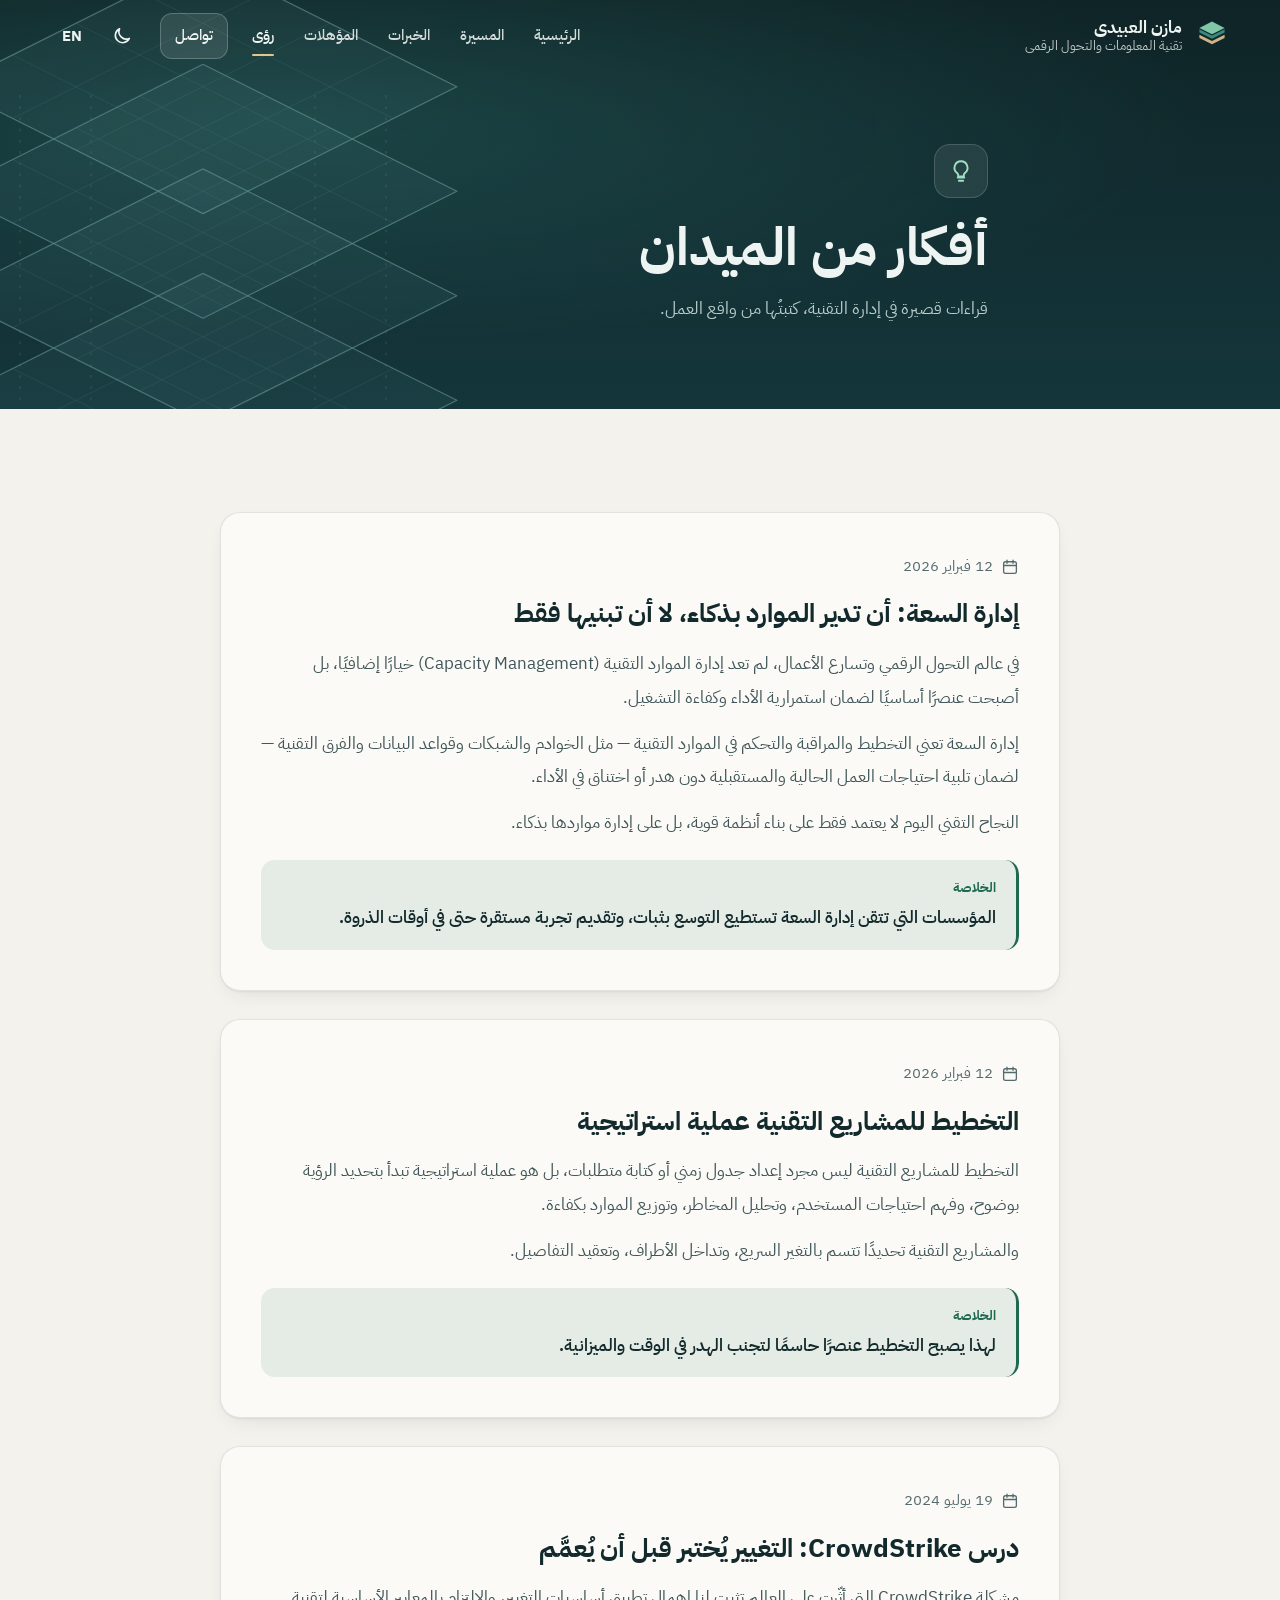
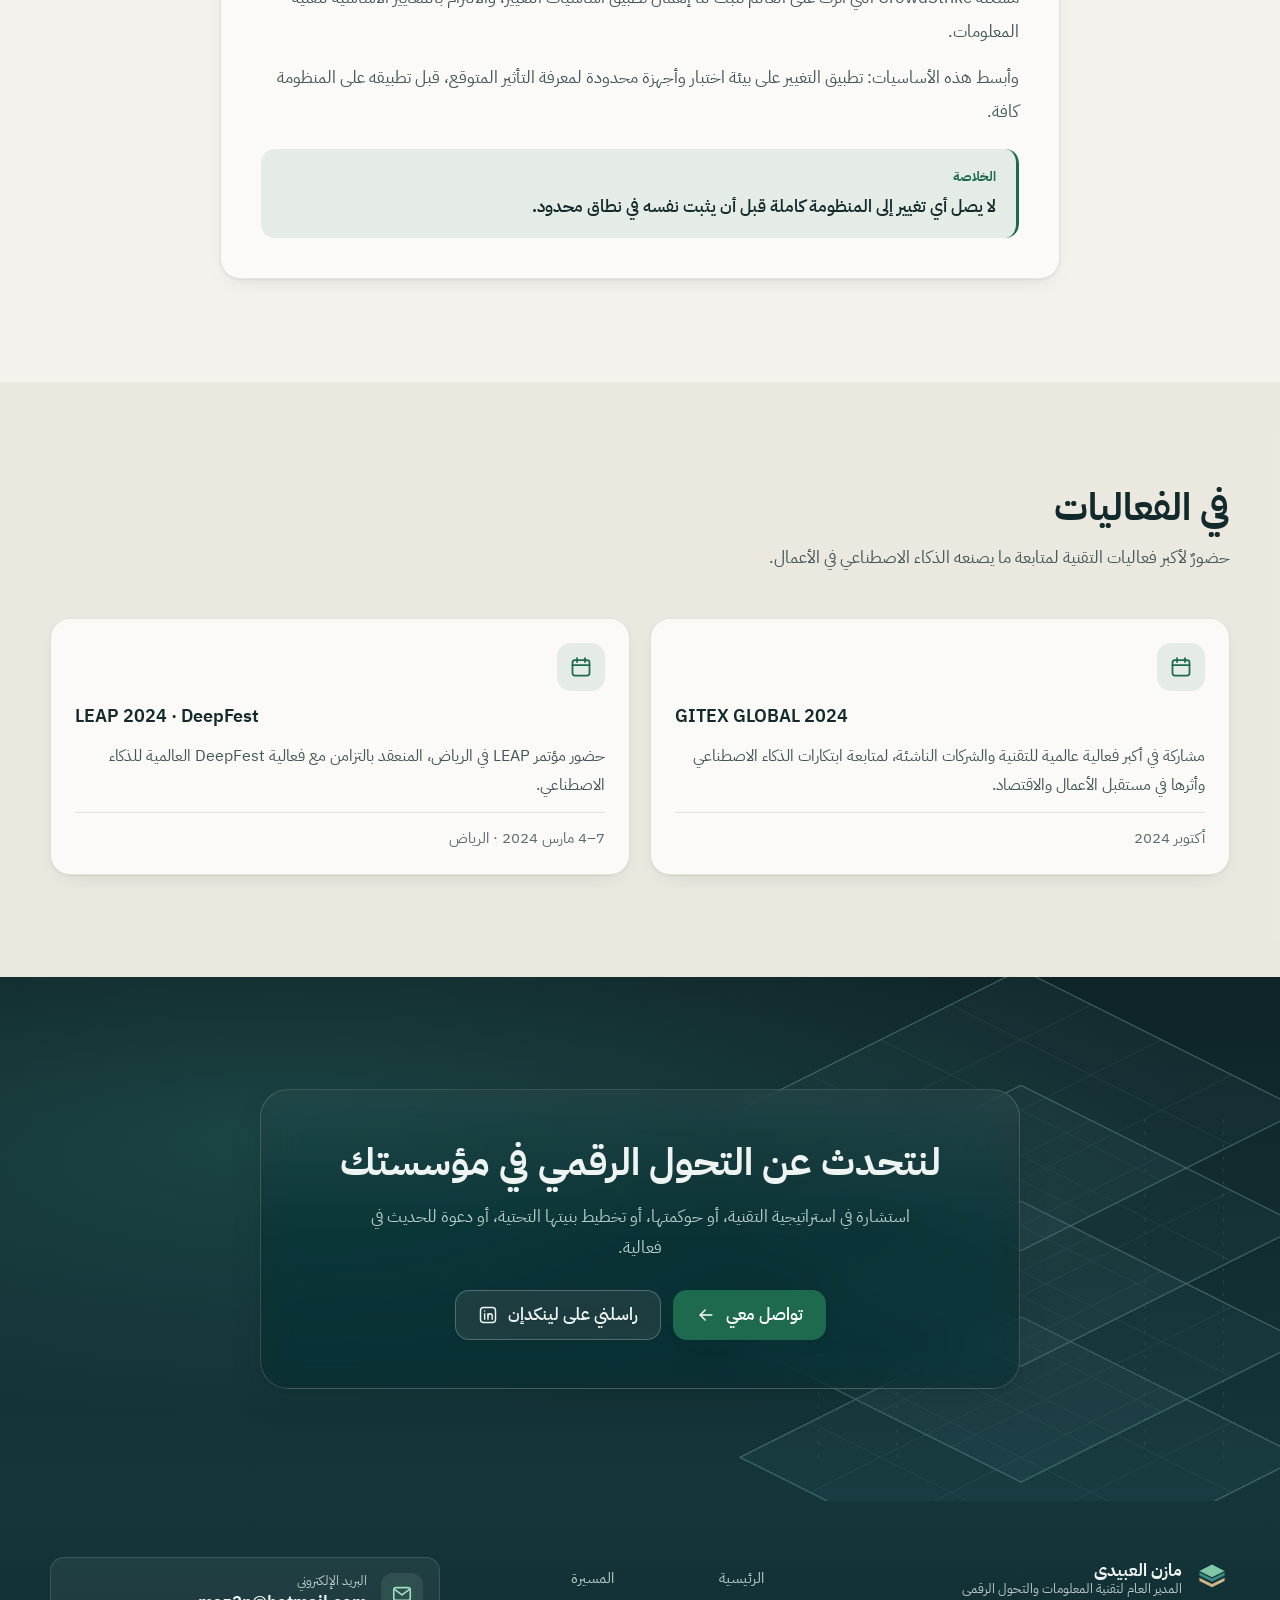
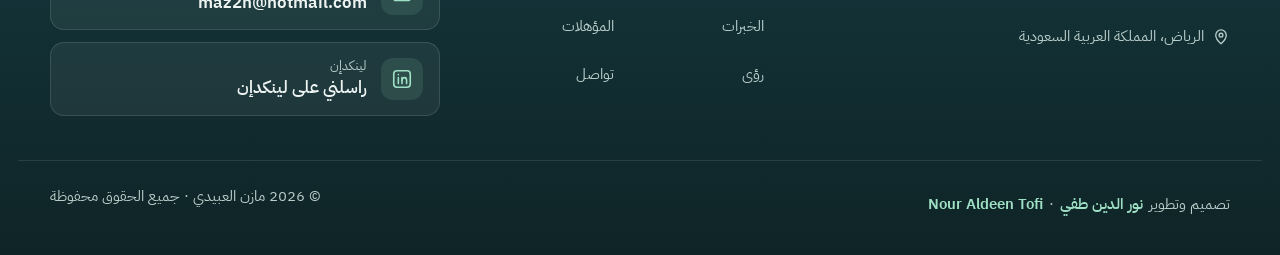
<file: en/insights.html>
<!doctype html>
<html lang="en" dir="ltr" data-page="insights" data-alt="../insights.html">
<head>
<meta charset="utf-8">
<meta name="viewport" content="width=device-width, initial-scale=1, viewport-fit=cover">
<title>Notes from the field — Mazen Alobaidi</title>
<meta name="description" content="Mazen Alobaidi on running technology: capacity management, planning technology projects, and the CrowdStrike lesson in change management.">
<meta name="robots" content="noindex, nofollow">
<meta name="author" content="Mazen Alobaidi">
<meta name="theme-color" content="#0f2427">
<link rel="canonical" href="https://nouraldeentofi.github.io/mazen-alobaidi/en/insights.html">
<link rel="alternate" hreflang="ar" href="https://nouraldeentofi.github.io/mazen-alobaidi/insights.html">
<link rel="alternate" hreflang="en" href="https://nouraldeentofi.github.io/mazen-alobaidi/en/insights.html">
<link rel="alternate" hreflang="x-default" href="https://nouraldeentofi.github.io/mazen-alobaidi/insights.html">
<meta property="og:type" content="website">
<meta property="og:site_name" content="Mazen Alobaidi">
<meta property="og:title" content="Notes from the field — Mazen Alobaidi">
<meta property="og:description" content="Mazen Alobaidi on running technology: capacity management, planning technology projects, and the CrowdStrike lesson in change management.">
<meta property="og:url" content="https://nouraldeentofi.github.io/mazen-alobaidi/en/insights.html">
<meta property="og:image" content="https://nouraldeentofi.github.io/mazen-alobaidi/assets/img/og.jpg">
<meta property="og:image:width" content="1200">
<meta property="og:image:height" content="630">
<meta property="og:locale" content="en_US">
<meta property="og:locale:alternate" content="ar_SA">
<meta name="twitter:card" content="summary_large_image">
<meta name="twitter:title" content="Notes from the field — Mazen Alobaidi">
<meta name="twitter:description" content="Mazen Alobaidi on running technology: capacity management, planning technology projects, and the CrowdStrike lesson in change management.">
<meta name="twitter:image" content="https://nouraldeentofi.github.io/mazen-alobaidi/assets/img/og.jpg">
<link rel="icon" href="../assets/img/favicon.svg" type="image/svg+xml">
<link rel="apple-touch-icon" href="../assets/img/apple-touch-icon.png">
<link rel="help" type="text/plain" href="../llms.txt" title="llms.txt">
<link rel="preload" href="../assets/fonts/plex-lat-400.woff2" as="font" type="font/woff2" crossorigin><link rel="preload" href="../assets/fonts/plex-lat-700.woff2" as="font" type="font/woff2" crossorigin>
<link rel="stylesheet" href="../assets/style.css?v=a3cc9743">
<script>(function(){var d=document.documentElement,t;d.classList.add('js');setTimeout(function(){if(!window.__maReady)d.classList.remove('js')},3500);try{t=localStorage.getItem('mazen-alobaidi:theme')}catch(e){}if(t!=='light'&&t!=='dark'){t=matchMedia('(prefers-color-scheme: dark)').matches?'dark':'light'}d.setAttribute('data-theme',t);try{var L=localStorage.getItem('mazen-alobaidi:lang'),r=document.referrer,same=false;try{same=!!r&&new URL(r).origin===location.origin}catch(e){}if((L==='ar'||L==='en')&&L!==d.lang&&!same&&location.protocol!=='file:'){location.replace(d.getAttribute('data-alt'))}}catch(e){}})();</script>
<script type="application/ld+json">{"@context": "https://schema.org", "@type": "Person", "@id": "https://nouraldeentofi.github.io/mazen-alobaidi/#person", "name": "Mazen Alobaidi", "alternateName": ["مازن العبيدي", "م. مازن العبيدي", "مازن فهد العبيدي", "مازن فهد زايد العبيدي", "مازن عبيدي", "مازن العبيدى", "المهندس مازن العبيدي", "Mazen Alobaidi", "Mazen Al-Obaidi", "Mazen Al Obaidi", "Mazen AlObaidi", "Mazen Alobaidy", "Mazen Al-Obaidy", "Mazen Obaidi", "Mazen Fahad Alobaidi", "Mazen Fahd Alobaidi", "Eng. Mazen Alobaidi", "Mazen A."], "honorificPrefix": "Eng.", "jobTitle": ["المدير العام لتقنية المعلومات والتحول الرقمي", "General Manager, Information Technology & Digital Transformation"], "description": "The personal site of Eng. Mazen Alobaidi: 13+ years in IT, from infrastructure and data centres to leading technology strategy, governance and digital transformation.", "url": "https://nouraldeentofi.github.io/mazen-alobaidi/en/", "image": "https://nouraldeentofi.github.io/mazen-alobaidi/assets/img/mazen-600.jpg", "address": {"@type": "PostalAddress", "addressLocality": "Riyadh", "addressCountry": "SA"}, "homeLocation": {"@type": "City", "name": "Riyadh", "alternateName": "الرياض"}, "worksFor": {"@type": "GovernmentOrganization", "name": "Government entity — Riyadh", "alternateName": "جهة حكومية — الرياض"}, "hasOccupation": {"@type": "Occupation", "name": "General Manager, Information Technology & Digital Transformation", "alternateName": ["General Manager of Information Technology and Digital Transformation", "Chief Information Officer", "CIO", "VP of Information Technology", "IT General Manager", "Head of IT", "Digital Transformation Leader", "Enterprise Architecture Consultant", "IT Strategy Consultant", "IT Infrastructure Director", "المدير العام لتقنية المعلومات والتحول الرقمي", "مدير عام تقنية المعلومات", "رئيس تقنية المعلومات", "نائب الرئيس لتقنية المعلومات", "قائد التحول الرقمي", "مستشار تقنية المعلومات", "مستشار التحول الرقمي", "مدير البنية التحتية التقنية"], "occupationLocation": {"@type": "City", "name": "Riyadh"}, "skills": "IT Strategy, Digital Transformation, IT Governance, Enterprise Architecture, TOGAF, Capacity Management, Data Center Architecture, High Availability Architecture, IT Infrastructure Planning, Cybersecurity, Risk Management, Business Continuity, Disaster Recovery, Vendor Management, RFP, Service Level Agreements, IT Budgeting, Change Management, Team Leadership, VMware vSphere"}, "knowsAbout": ["IT Strategy", "Digital Transformation", "IT Governance", "Enterprise Architecture", "TOGAF", "Capacity Management", "Data Center Architecture", "High Availability Architecture", "IT Infrastructure Planning", "Cybersecurity", "Risk Management", "Business Continuity", "Disaster Recovery", "Vendor Management", "RFP", "Service Level Agreements", "IT Budgeting", "Change Management", "Team Leadership", "VMware vSphere", "Windows Server", "ISO 27001", "Cloud Architecture", "استراتيجية تقنية المعلومات", "التحول الرقمي", "حوكمة تقنية المعلومات", "معمارية المؤسسة", "إدارة السعة", "مراكز البيانات", "استمرارية الأعمال", "إدارة المخاطر", "الأمن السيبراني"], "hasCredential": [{"@type": "EducationalOccupationalCredential", "credentialCategory": "degree", "name": "Bachelor's Degree, Computer Engineering", "recognizedBy": {"@type": "CollegeOrUniversity", "name": "Taif University", "alternateName": "جامعة الطائف"}}, {"@type": "EducationalOccupationalCredential", "credentialCategory": "certificate", "name": "Strategic Planning", "alternateName": "التخطيط الاستراتيجي", "recognizedBy": {"@type": "Organization", "name": "London Corporate Training"}}, {"@type": "EducationalOccupationalCredential", "credentialCategory": "certificate", "name": "TOGAF 9 Foundation and Certified Training", "alternateName": "تدريب TOGAF 9 التأسيسي والمعتمد", "recognizedBy": {"@type": "Organization", "name": "JODAYN"}}, {"@type": "EducationalOccupationalCredential", "credentialCategory": "certificate", "name": "Cloud Architecture: Advanced Concepts", "alternateName": "معمارية السحابة: مفاهيم متقدمة", "recognizedBy": {"@type": "Organization", "name": "LinkedIn Learning"}}, {"@type": "EducationalOccupationalCredential", "credentialCategory": "certificate", "name": "Learning Cloud Computing: Core Concepts", "alternateName": "الحوسبة السحابية: المفاهيم الأساسية", "recognizedBy": {"@type": "Organization", "name": "LinkedIn Learning"}}, {"@type": "EducationalOccupationalCredential", "credentialCategory": "certificate", "name": "vSphere 6.7 Foundations: Networking", "alternateName": "أساسيات شبكات vSphere 6.7", "recognizedBy": {"@type": "Organization", "name": "LinkedIn Learning"}}, {"@type": "EducationalOccupationalCredential", "credentialCategory": "certificate", "name": "VMware vSphere 6.5 Advanced Networking", "alternateName": "شبكات VMware vSphere 6.5 المتقدمة", "recognizedBy": {"@type": "Organization", "name": "LinkedIn Learning"}}, {"@type": "EducationalOccupationalCredential", "credentialCategory": "certificate", "name": "Microsoft SQL Server 2016: Installation and Administration", "alternateName": "تثبيت Microsoft SQL Server 2016 وإدارته", "recognizedBy": {"@type": "Organization", "name": "LinkedIn Learning"}}, {"@type": "EducationalOccupationalCredential", "credentialCategory": "certificate", "name": "Introduction to SAN and NAS Storage", "alternateName": "مقدمة في تخزين SAN وNAS", "recognizedBy": {"@type": "Organization", "name": "LinkedIn Learning"}}, {"@type": "EducationalOccupationalCredential", "credentialCategory": "certificate", "name": "Project Management Foundations: Small Projects", "alternateName": "أساسيات إدارة المشاريع: المشاريع الصغيرة", "recognizedBy": {"@type": "Organization", "name": "LinkedIn Learning"}}, {"@type": "EducationalOccupationalCredential", "credentialCategory": "certificate", "name": "Project Management Tips", "alternateName": "نصائح في إدارة المشاريع", "recognizedBy": {"@type": "Organization", "name": "LinkedIn Learning"}}], "award": ["Honoured for the Real Estate Transaction Tax project (Nov 2020)", "Distinguished employee of 2020 (2020)", "First place, National Transformation Measurement 2023 (Dec 2023)", "تكريم مشروع ضريبة التصرفات العقارية", "الموظف المتميز لعام 2020", "المركز الأول في قياس التحول الوطني 2023"], "alumniOf": [{"@type": "CollegeOrUniversity", "name": "Taif University", "alternateName": "جامعة الطائف"}, {"@type": "GovernmentOrganization", "name": "Zakat, Tax and Customs Authority", "alternateName": ["ZATCA", "هيئة الزكاة والضريبة والجمارك"]}, {"@type": "BankOrCreditUnion", "name": "Al Rajhi Bank", "alternateName": "مصرف الراجحي"}, {"@type": "Organization", "name": "Al Moammar Information Systems", "alternateName": ["MIS", "المعمر لأنظمة المعلومات"]}, {"@type": "Organization", "name": "Dar Al-Handasah (Shair and Partners)", "alternateName": "دار الهندسة"}, {"@type": "Organization", "name": "InterContinental Hotels Group", "alternateName": "IHG"}], "knowsLanguage": [{"@type": "Language", "name": "Arabic", "alternateName": "ar"}, {"@type": "Language", "name": "English", "alternateName": "en"}], "sameAs": ["https://www.linkedin.com/in/mazen-a-08a4165a/"], "email": "mailto:maz2n@hotmail.com"}</script><script type="application/ld+json">{"@context": "https://schema.org", "@type": "WebPage", "@id": "https://nouraldeentofi.github.io/mazen-alobaidi/en/insights.html#page", "url": "https://nouraldeentofi.github.io/mazen-alobaidi/en/insights.html", "name": "Notes from the field — Mazen Alobaidi", "description": "Mazen Alobaidi on running technology: capacity management, planning technology projects, and the CrowdStrike lesson in change management.", "inLanguage": "en", "isPartOf": {"@type": "WebSite", "@id": "https://nouraldeentofi.github.io/mazen-alobaidi/#site", "name": "Mazen Alobaidi", "url": "https://nouraldeentofi.github.io/mazen-alobaidi/"}, "about": {"@id": "https://nouraldeentofi.github.io/mazen-alobaidi/#person"}}</script><script type="application/ld+json">{"@context": "https://schema.org", "@type": "BlogPosting", "headline": "Capacity management: running resources wisely, not just building them", "datePublished": "2026-02-12", "inLanguage": "en", "author": {"@id": "https://nouraldeentofi.github.io/mazen-alobaidi/#person", "name": "Mazen Alobaidi"}, "articleBody": "In a world of digital transformation and fast-moving business, capacity management is no longer an optional extra. It has become essential to keeping performance steady and operations efficient. Capacity management means planning, monitoring and controlling technology resources — servers, networks, databases and technical teams — so they meet today's and tomorrow's business needs without waste or bottlenecks. Technical success today does not rest on building strong systems alone, but on managing their resources wisely. Organisations that master capacity can scale steadily and deliver a stable experience even at peak times.", "url": "https://nouraldeentofi.github.io/mazen-alobaidi/en/insights.html#capacity"}</script><script type="application/ld+json">{"@context": "https://schema.org", "@type": "BlogPosting", "headline": "Planning a technology project is a strategic process", "datePublished": "2026-02-12", "inLanguage": "en", "author": {"@id": "https://nouraldeentofi.github.io/mazen-alobaidi/#person", "name": "Mazen Alobaidi"}, "articleBody": "Planning a technology project is not just drawing up a timeline or writing requirements. It is a strategic process that starts with a clear vision, an understanding of user needs, risk analysis and efficient allocation of resources. Technology projects in particular change quickly, involve many parties and carry complex detail. That is what makes planning decisive in avoiding wasted time and budget.", "url": "https://nouraldeentofi.github.io/mazen-alobaidi/en/insights.html#planning"}</script><script type="application/ld+json">{"@context": "https://schema.org", "@type": "BlogPosting", "headline": "The CrowdStrike lesson: test a change before it spreads", "datePublished": "2024-07-19", "inLanguage": "en", "author": {"@id": "https://nouraldeentofi.github.io/mazen-alobaidi/#person", "name": "Mazen Alobaidi"}, "articleBody": "The CrowdStrike incident that affected the whole world shows what happens when the basics of change management and core IT standards are neglected. The simplest of those basics: apply a change to a test environment and a limited set of devices to learn its expected impact, before rolling it out to the entire system. No change reaches the whole system before it has proven itself on a limited scope.", "url": "https://nouraldeentofi.github.io/mazen-alobaidi/en/insights.html#change"}</script><script type="application/ld+json">{"@context": "https://schema.org", "@type": "BreadcrumbList", "itemListElement": [{"@type": "ListItem", "position": 1, "name": "Home", "item": "https://nouraldeentofi.github.io/mazen-alobaidi/en/"}, {"@type": "ListItem", "position": 2, "name": "Insights", "item": "https://nouraldeentofi.github.io/mazen-alobaidi/en/insights.html"}]}</script>
</head>
<body>
<a class="skip" href="#main">Skip to content</a>
<svg class="sprite" aria-hidden="true" focusable="false" xmlns="http://www.w3.org/2000/svg"><symbol id="i-home" viewBox="0 0 24 24"><path d="M3 10.5 12 3l9 7.5"/><path d="M5 9.5V21h14V9.5"/><path d="M10 21v-6h4v6"/></symbol><symbol id="i-stairs" viewBox="0 0 24 24"><path d="M3 20h5v-5h5v-5h5V5h3"/></symbol><symbol id="i-layers" viewBox="0 0 24 24"><path d="M12 3 2.5 8 12 13l9.5-5L12 3Z"/><path d="m2.5 12.5 9.5 5 9.5-5"/><path d="m2.5 17 9.5 5 9.5-5"/></symbol><symbol id="i-award" viewBox="0 0 24 24"><circle cx="12" cy="9" r="6"/><path d="M8.6 14 7 21l5-2.6 5 2.6-1.6-7"/></symbol><symbol id="i-medal" viewBox="0 0 24 24"><path d="M7.5 3h9l-2.2 6h-4.6L7.5 3Z"/><circle cx="12" cy="15" r="6"/><path d="m12 12 .9 1.9 2.1.3-1.5 1.4.4 2.1-1.9-1-1.9 1 .4-2.1-1.5-1.4 2.1-.3L12 12Z"/></symbol><symbol id="i-flag" viewBox="0 0 24 24"><path d="M5 21V4"/><path d="M5 4h11l-2 4 2 4H5"/></symbol><symbol id="i-bulb" viewBox="0 0 24 24"><path d="M9 18h6"/><path d="M10 21h4"/><path d="M12 3a6 6 0 0 0-3.6 10.8c.6.5 1 1.2 1 2V17h5.2v-1.2c0-.8.4-1.5 1-2A6 6 0 0 0 12 3Z"/></symbol><symbol id="i-mail" viewBox="0 0 24 24"><rect x="3" y="5" width="18" height="14" rx="2.5"/><path d="m3.8 7 8.2 6 8.2-6"/></symbol><symbol id="i-linkedin" viewBox="0 0 24 24"><rect x="3" y="3" width="18" height="18" rx="3.5"/><path d="M8 10.5V17"/><path d="M8 7.2v.1"/><path d="M12 17v-6.5"/><path d="M12 13.6c0-1.9 1.1-3.1 2.7-3.1 1.5 0 2.3 1 2.3 2.8V17"/></symbol><symbol id="i-pin" viewBox="0 0 24 24"><path d="M12 21s-7-6.2-7-11.5a7 7 0 0 1 14 0C19 14.8 12 21 12 21Z"/><circle cx="12" cy="9.5" r="2.5"/></symbol><symbol id="i-arrow" viewBox="0 0 24 24"><path d="M5 12h14"/><path d="m13 6 6 6-6 6"/></symbol><symbol id="i-back" viewBox="0 0 24 24"><path d="M19 12H5"/><path d="m11 18-6-6 6-6"/></symbol><symbol id="i-chev" viewBox="0 0 24 24"><path d="m6 9 6 6 6-6"/></symbol><symbol id="i-sun" viewBox="0 0 24 24"><circle cx="12" cy="12" r="4"/><path d="M12 2.5v2M12 19.5v2M4.6 4.6 6 6M18 18l1.4 1.4M2.5 12h2M19.5 12h2M4.6 19.4 6 18M18 6l1.4-1.4"/></symbol><symbol id="i-moon" viewBox="0 0 24 24"><path d="M20 14.6A8 8 0 0 1 9.4 4 8 8 0 1 0 20 14.6Z"/></symbol><symbol id="i-target" viewBox="0 0 24 24"><circle cx="12" cy="12" r="9"/><circle cx="12" cy="12" r="5"/><circle cx="12" cy="12" r="1.2"/></symbol><symbol id="i-shield" viewBox="0 0 24 24"><path d="M12 3 4.5 6v5.6c0 4.4 3.1 8.2 7.5 9.4 4.4-1.2 7.5-5 7.5-9.4V6L12 3Z"/><path d="m8.8 12 2.2 2.2 4.2-4.4"/></symbol><symbol id="i-server" viewBox="0 0 24 24"><rect x="3.5" y="3.5" width="17" height="7" rx="2"/><rect x="3.5" y="13.5" width="17" height="7" rx="2"/><path d="M7.5 7h.1M7.5 17h.1"/><path d="M11 7h5.5M11 17h5.5"/></symbol><symbol id="i-refresh" viewBox="0 0 24 24"><path d="M3.5 12a8.5 8.5 0 0 1 14.7-5.8L20.5 8.5"/><path d="M20.5 3.5v5h-5"/><path d="M20.5 12a8.5 8.5 0 0 1-14.7 5.8L3.5 15.5"/><path d="M3.5 20.5v-5h5"/></symbol><symbol id="i-lock" viewBox="0 0 24 24"><rect x="4.5" y="10.5" width="15" height="10.5" rx="2.5"/><path d="M8 10.5V7.5a4 4 0 0 1 8 0v3"/><path d="M12 14.5v2.5"/></symbol><symbol id="i-file" viewBox="0 0 24 24"><path d="M14 3H7a2 2 0 0 0-2 2v14a2 2 0 0 0 2 2h10a2 2 0 0 0 2-2V8l-5-5Z"/><path d="M14 3v5h5"/><path d="M8.5 13h7M8.5 17h4.5"/></symbol><symbol id="i-users" viewBox="0 0 24 24"><circle cx="9" cy="8" r="3.5"/><path d="M2.5 20a6.5 6.5 0 0 1 13 0"/><path d="M16 4.7a3.5 3.5 0 0 1 0 6.6"/><path d="M18.4 14.3A6.5 6.5 0 0 1 21.5 20"/></symbol><symbol id="i-calendar" viewBox="0 0 24 24"><rect x="3.5" y="5" width="17" height="15.5" rx="2.5"/><path d="M3.5 10h17M8 3v4M16 3v4"/></symbol><symbol id="i-cap" viewBox="0 0 24 24"><path d="M22 9 12 4 2 9l10 5 10-5Z"/><path d="M6 11.2V16c0 1.7 2.7 3 6 3s6-1.3 6-3v-4.8"/><path d="M22 9v6"/></symbol><symbol id="i-landmark" viewBox="0 0 24 24"><path d="M3 21h18"/><path d="M5.5 18V10.5M10 18v-7.5M14 18v-7.5M18.5 18v-7.5"/><path d="M3 10.5 12 4l9 6.5H3Z"/></symbol><symbol id="i-bank" viewBox="0 0 24 24"><path d="M3 21h18"/><path d="M4 18h16"/><path d="M6 18v-6M10 18v-6M14 18v-6M18 18v-6"/><path d="M3.5 9.5 12 4.5l8.5 5H3.5Z"/><path d="M12 7.2v.1"/></symbol><symbol id="i-building" viewBox="0 0 24 24"><rect x="5" y="3" width="14" height="18" rx="1.5"/><path d="M9 7h2M13 7h2M9 11h2M13 11h2M9 15h2M13 15h2"/><path d="M10.5 21v-2.5h3V21"/></symbol><symbol id="i-bed" viewBox="0 0 24 24"><path d="M3 19V6"/><path d="M3 14h18v5"/><path d="M21 14v-1.5A3.5 3.5 0 0 0 17.5 9H11v5"/><circle cx="7" cy="11" r="2"/></symbol><symbol id="i-copy" viewBox="0 0 24 24"><rect x="8.5" y="8.5" width="12" height="12" rx="2.5"/><path d="M15.5 8.5V6A2.5 2.5 0 0 0 13 3.5H6A2.5 2.5 0 0 0 3.5 6v7A2.5 2.5 0 0 0 6 15.5h2.5"/></symbol><symbol id="i-send" viewBox="0 0 24 24"><path d="M21 3 10.5 13.5"/><path d="M21 3 14.5 21l-4-7.5L3 9.5 21 3Z"/></symbol><symbol id="i-check" viewBox="0 0 24 24"><path d="m5 12.5 4.5 4.5L19 7.5"/></symbol><symbol id="i-external" viewBox="0 0 24 24"><path d="M14 4h6v6"/><path d="M20 4 11 13"/><path d="M18 14v4a2 2 0 0 1-2 2H6a2 2 0 0 1-2-2V8a2 2 0 0 1 2-2h4"/></symbol><symbol id="i-quote" viewBox="0 0 24 24"><path d="M9.5 7H6a2 2 0 0 0-2 2v3a2 2 0 0 0 2 2h3v1.5A2.5 2.5 0 0 1 6.5 18"/><path d="M20 7h-3.5a2 2 0 0 0-2 2v3a2 2 0 0 0 2 2h3v1.5A2.5 2.5 0 0 1 17 18"/></symbol><symbol id="i-plus" viewBox="0 0 24 24"><path d="M12 5v14M5 12h14"/></symbol></svg>
<div class="bg-grid" aria-hidden="true"></div>
<header class="site-header is-inner" id="top">
<div class="bar wrap">
<div class="bar-start"><a class="back-btn" href="index.html" aria-label="Back"><svg class="ic dir-ic" aria-hidden="true" focusable="false"><use href="#i-back"/></svg></a><span class="mob-title" aria-hidden="true">Insights</span><a class="brand" href="index.html"><svg class="mark" viewBox="0 0 40 40" aria-hidden="true" focusable="false"><path class="m3" d="M20 25.5 6 18.5v3.6l14 7 14-7v-3.6l-14 7Z"/><path class="m2" d="M20 19.5 6 12.5v3.6l14 7 14-7v-3.6l-14 7Z"/><path class="m1" d="M20 4 6 11l14 7 14-7-14-7Z"/></svg><span class="brand-text"><span class="brand-name">Mazen Alobaidi</span><span class="brand-role">IT &amp; Digital Transformation</span></span></a></div>
<nav class="main-nav" aria-label="Main navigation"><a class="nav-link" href="index.html">Home</a><a class="nav-link" href="journey.html">Journey</a><a class="nav-link" href="expertise.html">Expertise</a><a class="nav-link" href="credentials.html">Credentials</a><a class="nav-link" href="insights.html" aria-current="page">Insights</a><a class="nav-link nav-cta" href="contact.html">Contact</a></nav>
<div class="bar-end">
<button class="icon-btn theme-btn" type="button" aria-label="Toggle dark mode"><span class="swap"><svg class="ic i-moon" aria-hidden="true" focusable="false"><use href="#i-moon"/></svg><svg class="ic i-sun" aria-hidden="true" focusable="false"><use href="#i-sun"/></svg></span></button>
<a class="icon-btn lang-btn" href="../insights.html" hreflang="ar" lang="ar" data-lang="ar" aria-label="ع — النسخة العربية">ع</a>
<a class="icon-btn only-mob" href="contact.html" aria-label="Get in touch"><svg class="ic" aria-hidden="true" focusable="false"><use href="#i-mail"/></svg></a>
</div>
</div>
<div class="progress" aria-hidden="true"><span></span></div>
</header>
<main id="main">
<section class="page-hero band">
<div class="band-art" aria-hidden="true"><svg class="stack stack-mini" viewBox="0 0 600 640" aria-hidden="true" focusable="false" preserveAspectRatio="xMidYMid meet"><g class="st-conns"><line class="st-conn" x1="104" y1="486" x2="104" y2="150"/><line class="st-conn" x1="180" y1="486" x2="180" y2="150"/><line class="st-conn" x1="420" y1="486" x2="420" y2="150"/><line class="st-conn" x1="496" y1="486" x2="496" y2="150"/></g><g class="st-plane st-p3" style="--i:3"><polygon class="st-fill" points="300.0,350.0 572.0,486.0 300.0,622.0 28.0,486.0"/><path class="st-grid" d="M96.0,452.0L368.0,588.0M504.0,452.0L232.0,588.0M164.0,418.0L436.0,554.0M436.0,418.0L164.0,554.0M232.0,384.0L504.0,520.0M368.0,384.0L96.0,520.0"/><polygon class="st-edge" pathLength="1" points="300.0,350.0 572.0,486.0 300.0,622.0 28.0,486.0"/></g><g class="st-plane st-p2" style="--i:2"><polygon class="st-fill" points="300.0,238.0 572.0,374.0 300.0,510.0 28.0,374.0"/><path class="st-grid" d="M96.0,340.0L368.0,476.0M504.0,340.0L232.0,476.0M164.0,306.0L436.0,442.0M436.0,306.0L164.0,442.0M232.0,272.0L504.0,408.0M368.0,272.0L96.0,408.0"/><polygon class="st-edge" pathLength="1" points="300.0,238.0 572.0,374.0 300.0,510.0 28.0,374.0"/></g><g class="st-plane st-p1" style="--i:1"><polygon class="st-fill" points="300.0,126.0 572.0,262.0 300.0,398.0 28.0,262.0"/><path class="st-grid" d="M96.0,228.0L368.0,364.0M504.0,228.0L232.0,364.0M164.0,194.0L436.0,330.0M436.0,194.0L164.0,330.0M232.0,160.0L504.0,296.0M368.0,160.0L96.0,296.0"/><polygon class="st-edge" pathLength="1" points="300.0,126.0 572.0,262.0 300.0,398.0 28.0,262.0"/></g><g class="st-plane st-p0" style="--i:0"><polygon class="st-fill" points="300.0,14.0 572.0,150.0 300.0,286.0 28.0,150.0"/><path class="st-grid" d="M96.0,116.0L368.0,252.0M504.0,116.0L232.0,252.0M164.0,82.0L436.0,218.0M436.0,82.0L164.0,218.0M232.0,48.0L504.0,184.0M368.0,48.0L96.0,184.0"/><polygon class="st-edge" pathLength="1" points="300.0,14.0 572.0,150.0 300.0,286.0 28.0,150.0"/></g><g class="st-pulses"><circle class="st-pulse" style="--d:0.0s" cx="104" cy="486" r="3.2"/><circle class="st-pulse" style="--d:1.3s" cx="180" cy="486" r="3.2"/><circle class="st-pulse" style="--d:2.6s" cx="420" cy="486" r="3.2"/><circle class="st-pulse" style="--d:3.9s" cx="496" cy="486" r="3.2"/></g></svg></div>
<div class="wrap page-hero-in">
<span class="ph-ic enter" style="--e:0"><svg class="ic" aria-hidden="true" focusable="false"><use href="#i-bulb"/></svg></span>
<h1 class="ph-title enter" style="--e:1">Notes from the field</h1>
<p class="ph-lead enter" style="--e:2">Short reads on running technology, written from day-to-day work.</p>
</div>
</section>
<section class="sec" aria-label="Notes from the field">
<div class="wrap narrow essays"><article class="essay card reveal" id="capacity">
<p class="essay-date"><svg class="ic" aria-hidden="true" focusable="false"><use href="#i-calendar"/></svg><time datetime="2026-02-12">12 Feb 2026</time></p>
<h2 class="essay-title">Capacity management: running resources wisely, not just building them</h2>
<div class="essay-body"><p>In a world of digital transformation and fast-moving business, capacity management is no longer an optional extra. It has become essential to keeping performance steady and operations efficient.</p><p>Capacity management means planning, monitoring and controlling technology resources — servers, networks, databases and technical teams — so they meet today&#x27;s and tomorrow&#x27;s business needs without waste or bottlenecks.</p><p>Technical success today does not rest on building strong systems alone, but on managing their resources wisely.</p></div>
<p class="takeaway"><span class="tk-k">The takeaway</span><span class="tk-v">Organisations that master capacity can scale steadily and deliver a stable experience even at peak times.</span></p>
</article><article class="essay card reveal" id="planning">
<p class="essay-date"><svg class="ic" aria-hidden="true" focusable="false"><use href="#i-calendar"/></svg><time datetime="2026-02-12">12 Feb 2026</time></p>
<h2 class="essay-title">Planning a technology project is a strategic process</h2>
<div class="essay-body"><p>Planning a technology project is not just drawing up a timeline or writing requirements. It is a strategic process that starts with a clear vision, an understanding of user needs, risk analysis and efficient allocation of resources.</p><p>Technology projects in particular change quickly, involve many parties and carry complex detail.</p></div>
<p class="takeaway"><span class="tk-k">The takeaway</span><span class="tk-v">That is what makes planning decisive in avoiding wasted time and budget.</span></p>
</article><article class="essay card reveal" id="change">
<p class="essay-date"><svg class="ic" aria-hidden="true" focusable="false"><use href="#i-calendar"/></svg><time datetime="2024-07-19">19 Jul 2024</time></p>
<h2 class="essay-title">The CrowdStrike lesson: test a change before it spreads</h2>
<div class="essay-body"><p>The CrowdStrike incident that affected the whole world shows what happens when the basics of change management and core IT standards are neglected.</p><p>The simplest of those basics: apply a change to a test environment and a limited set of devices to learn its expected impact, before rolling it out to the entire system.</p></div>
<p class="takeaway"><span class="tk-k">The takeaway</span><span class="tk-v">No change reaches the whole system before it has proven itself on a limited scope.</span></p>
</article></div>
</section>
<section class="sec sec-alt" aria-labelledby="ev-t">
<div class="wrap">
<div class="sec-head "><div class="sec-head-text"><h2 id="ev-t" class="sec-title reveal from-start">At events</h2><p class="sec-lead reveal">Attending the region&#x27;s largest tech events to follow what AI is doing for business.</p></div></div>
<div class="grid-2 static"><article class="card ev-card reveal" style="--r:0"><span class="tile"><svg class="ic" aria-hidden="true" focusable="false"><use href="#i-calendar"/></svg></span><h3 class="card-title" dir="ltr">GITEX GLOBAL 2024</h3><p class="card-text clamp-3">Part of the world&#x27;s largest tech and start-up event, following how AI innovation is shaping the future of business and the economy.</p><p class="card-foot"><span class="date">Oct 2024</span></p></article><article class="card ev-card reveal" style="--r:1"><span class="tile"><svg class="ic" aria-hidden="true" focusable="false"><use href="#i-calendar"/></svg></span><h3 class="card-title" dir="ltr">LEAP 2024 · DeepFest</h3><p class="card-text clamp-3">Attending LEAP in Riyadh, held alongside DeepFest, the global AI event.</p><p class="card-foot"><span class="date">4–7 Mar 2024 · Riyadh</span></p></article></div>
</div>
</section>
<section class="band cta-band" aria-labelledby="cta-t">
<div class="band-art" aria-hidden="true"><svg class="stack stack-mini" viewBox="0 0 600 640" aria-hidden="true" focusable="false" preserveAspectRatio="xMidYMid meet"><g class="st-conns"><line class="st-conn" x1="104" y1="486" x2="104" y2="150"/><line class="st-conn" x1="180" y1="486" x2="180" y2="150"/><line class="st-conn" x1="420" y1="486" x2="420" y2="150"/><line class="st-conn" x1="496" y1="486" x2="496" y2="150"/></g><g class="st-plane st-p3" style="--i:3"><polygon class="st-fill" points="300.0,350.0 572.0,486.0 300.0,622.0 28.0,486.0"/><path class="st-grid" d="M96.0,452.0L368.0,588.0M504.0,452.0L232.0,588.0M164.0,418.0L436.0,554.0M436.0,418.0L164.0,554.0M232.0,384.0L504.0,520.0M368.0,384.0L96.0,520.0"/><polygon class="st-edge" pathLength="1" points="300.0,350.0 572.0,486.0 300.0,622.0 28.0,486.0"/></g><g class="st-plane st-p2" style="--i:2"><polygon class="st-fill" points="300.0,238.0 572.0,374.0 300.0,510.0 28.0,374.0"/><path class="st-grid" d="M96.0,340.0L368.0,476.0M504.0,340.0L232.0,476.0M164.0,306.0L436.0,442.0M436.0,306.0L164.0,442.0M232.0,272.0L504.0,408.0M368.0,272.0L96.0,408.0"/><polygon class="st-edge" pathLength="1" points="300.0,238.0 572.0,374.0 300.0,510.0 28.0,374.0"/></g><g class="st-plane st-p1" style="--i:1"><polygon class="st-fill" points="300.0,126.0 572.0,262.0 300.0,398.0 28.0,262.0"/><path class="st-grid" d="M96.0,228.0L368.0,364.0M504.0,228.0L232.0,364.0M164.0,194.0L436.0,330.0M436.0,194.0L164.0,330.0M232.0,160.0L504.0,296.0M368.0,160.0L96.0,296.0"/><polygon class="st-edge" pathLength="1" points="300.0,126.0 572.0,262.0 300.0,398.0 28.0,262.0"/></g><g class="st-plane st-p0" style="--i:0"><polygon class="st-fill" points="300.0,14.0 572.0,150.0 300.0,286.0 28.0,150.0"/><path class="st-grid" d="M96.0,116.0L368.0,252.0M504.0,116.0L232.0,252.0M164.0,82.0L436.0,218.0M436.0,82.0L164.0,218.0M232.0,48.0L504.0,184.0M368.0,48.0L96.0,184.0"/><polygon class="st-edge" pathLength="1" points="300.0,14.0 572.0,150.0 300.0,286.0 28.0,150.0"/></g><g class="st-pulses"><circle class="st-pulse" style="--d:0.0s" cx="104" cy="486" r="3.2"/><circle class="st-pulse" style="--d:1.3s" cx="180" cy="486" r="3.2"/><circle class="st-pulse" style="--d:2.6s" cx="420" cy="486" r="3.2"/><circle class="st-pulse" style="--d:3.9s" cx="496" cy="486" r="3.2"/></g></svg></div>
<div class="wrap">
<div class="cta-card glass reveal">
<h2 class="cta-title" id="cta-t">Let&#x27;s talk about your organisation&#x27;s digital transformation</h2>
<p class="cta-lead">Advice on technology strategy, governance or infrastructure planning, or an invitation to speak at an event.</p>
<div class="btn-row"><a class="btn btn-primary shine" href="contact.html"><span>Get in touch</span><svg class="ic dir-ic" aria-hidden="true" focusable="false"><use href="#i-arrow"/></svg></a><a class="btn btn-glass " href="https://www.linkedin.com/in/mazen-a-08a4165a/" target="_blank" rel="noopener"><span>Message me on LinkedIn</span><svg class="ic" aria-hidden="true" focusable="false"><use href="#i-linkedin"/></svg></a></div>
</div>
</div>
</section>
</main>
<footer class="site-footer">
<div class="wrap foot-grid">
<div class="foot-brand">
<a class="brand brand-foot" href="index.html"><svg class="mark" viewBox="0 0 40 40" aria-hidden="true" focusable="false"><path class="m3" d="M20 25.5 6 18.5v3.6l14 7 14-7v-3.6l-14 7Z"/><path class="m2" d="M20 19.5 6 12.5v3.6l14 7 14-7v-3.6l-14 7Z"/><path class="m1" d="M20 4 6 11l14 7 14-7-14-7Z"/></svg><span class="brand-text"><span class="brand-name">Mazen Alobaidi</span><span class="brand-role">General Manager, Information Technology &amp; Digital Transformation</span></span></a>
<p class="foot-city"><svg class="ic" aria-hidden="true" focusable="false"><use href="#i-pin"/></svg><span>Riyadh, Saudi Arabia</span></p>
</div>
<nav class="foot-nav" aria-label="Main navigation"><a href="index.html">Home</a><a href="journey.html">Journey</a><a href="expertise.html">Expertise</a><a href="credentials.html">Credentials</a><a href="insights.html">Insights</a><a href="contact.html">Contact</a></nav>
<div class="foot-contact"><a class="c-card" href="mailto:maz2n@hotmail.com"><span class="c-ic"><svg class="ic" aria-hidden="true" focusable="false"><use href="#i-mail"/></svg></span><span class="c-txt"><span class="c-k">Email</span><span class="c-v" dir="ltr">maz2n@hotmail.com</span></span></a><a class="c-card" href="https://www.linkedin.com/in/mazen-a-08a4165a/" target="_blank" rel="noopener me"><span class="c-ic"><svg class="ic" aria-hidden="true" focusable="false"><use href="#i-linkedin"/></svg></span><span class="c-txt"><span class="c-k">LinkedIn</span><span class="c-v">Message me on LinkedIn</span></span></a></div>
</div>
<div class="wrap foot-base">
<p class="credit">Designed &amp; built by <a class="maker" href="https://nouraldeentofi.com" target="_blank" rel="noopener">نور الدين طفي</a> · <a class="maker" href="https://nouraldeentofi.com" target="_blank" rel="noopener" lang="en" dir="ltr">Nour Aldeen Tofi</a></p>
<p class="copy">© <span dir="ltr" class="year">2026</span> Mazen Alobaidi · All rights reserved</p>
</div>
</footer>
<nav class="dock" aria-label="Main navigation"><div class="dock-in"><a class="dock-item" href="index.html"><svg class="ic" aria-hidden="true" focusable="false"><use href="#i-home"/></svg><span>Home</span></a><a class="dock-item" href="journey.html"><svg class="ic" aria-hidden="true" focusable="false"><use href="#i-stairs"/></svg><span>Journey</span></a><a class="dock-item" href="expertise.html"><svg class="ic" aria-hidden="true" focusable="false"><use href="#i-layers"/></svg><span>Expertise</span></a><a class="dock-item" href="credentials.html"><svg class="ic" aria-hidden="true" focusable="false"><use href="#i-award"/></svg><span>Credentials</span></a><a class="dock-item" href="insights.html" aria-current="page"><svg class="ic" aria-hidden="true" focusable="false"><use href="#i-bulb"/></svg><span>Insights</span></a></div></nav>
<div class="toast" role="status" aria-live="polite"></div>
<script src="../assets/site.js?v=a3cc9743" defer></script>
</body>
</html>
</file>
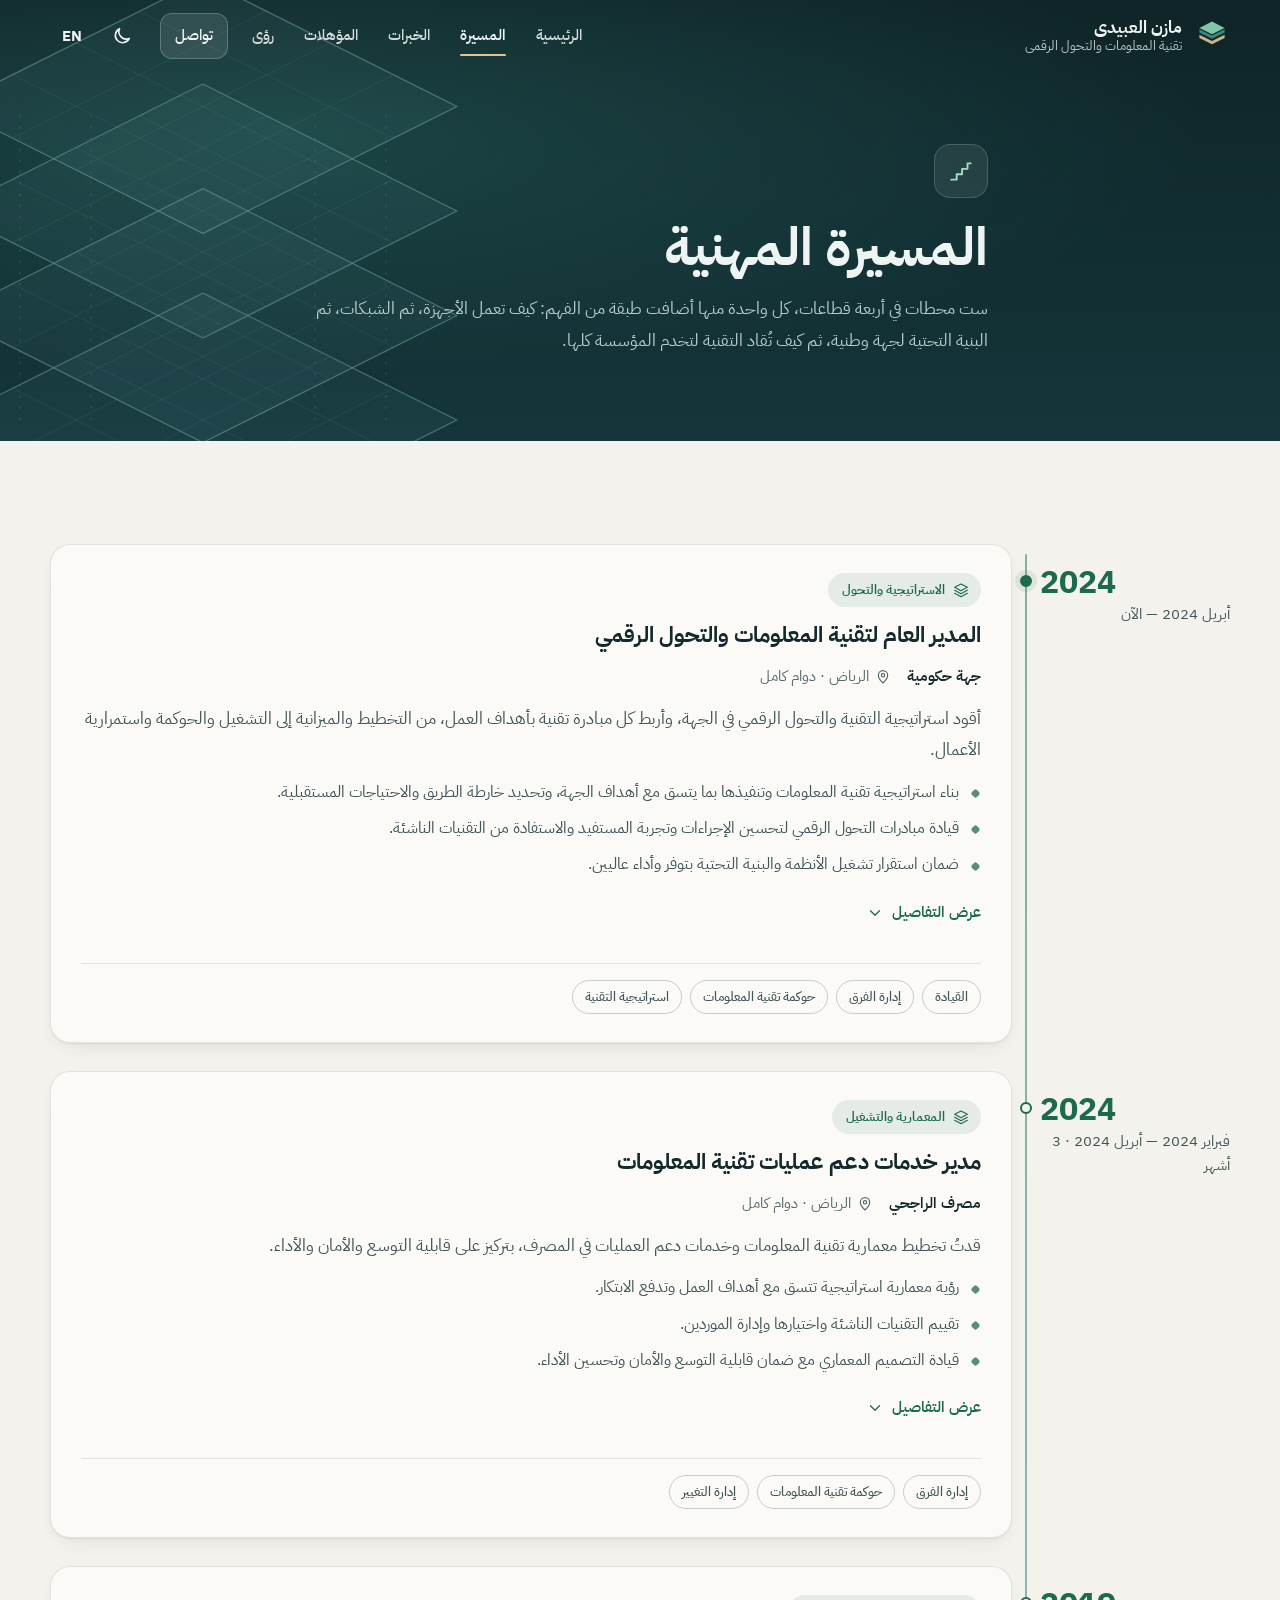
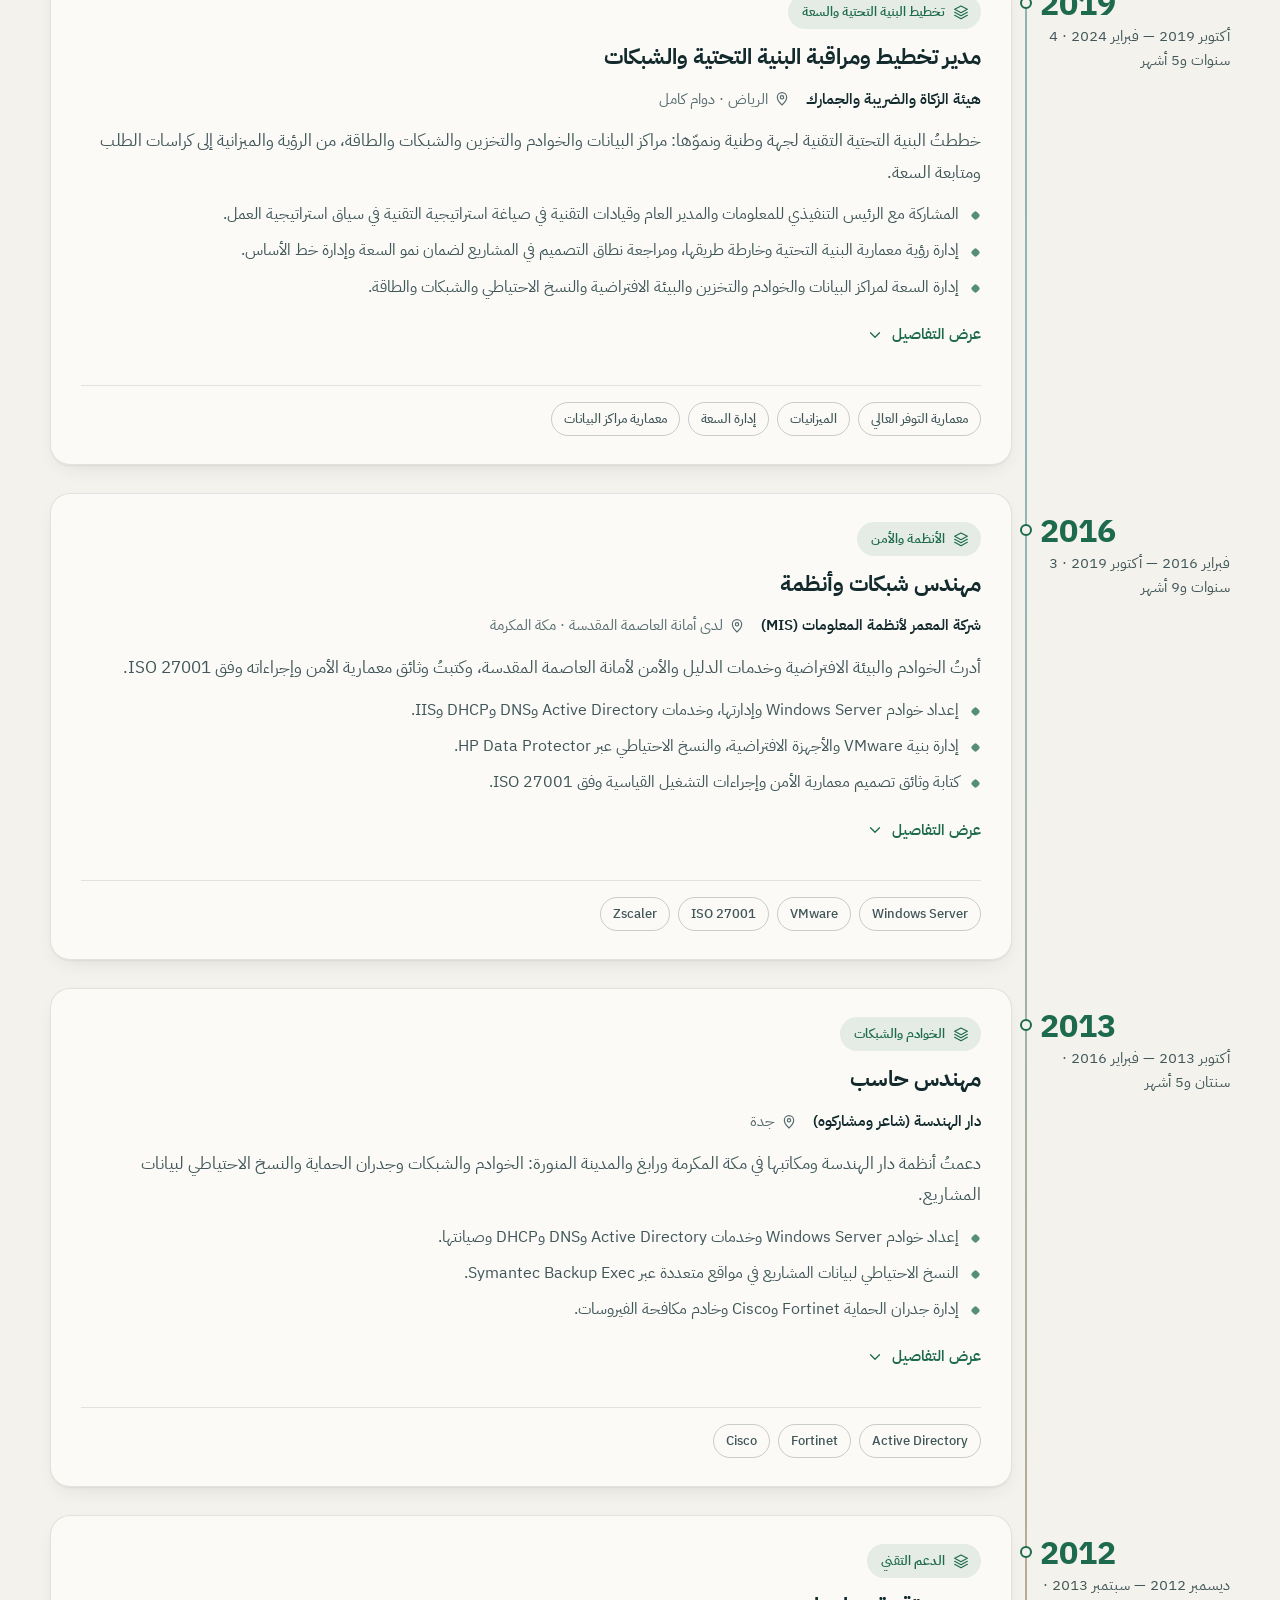
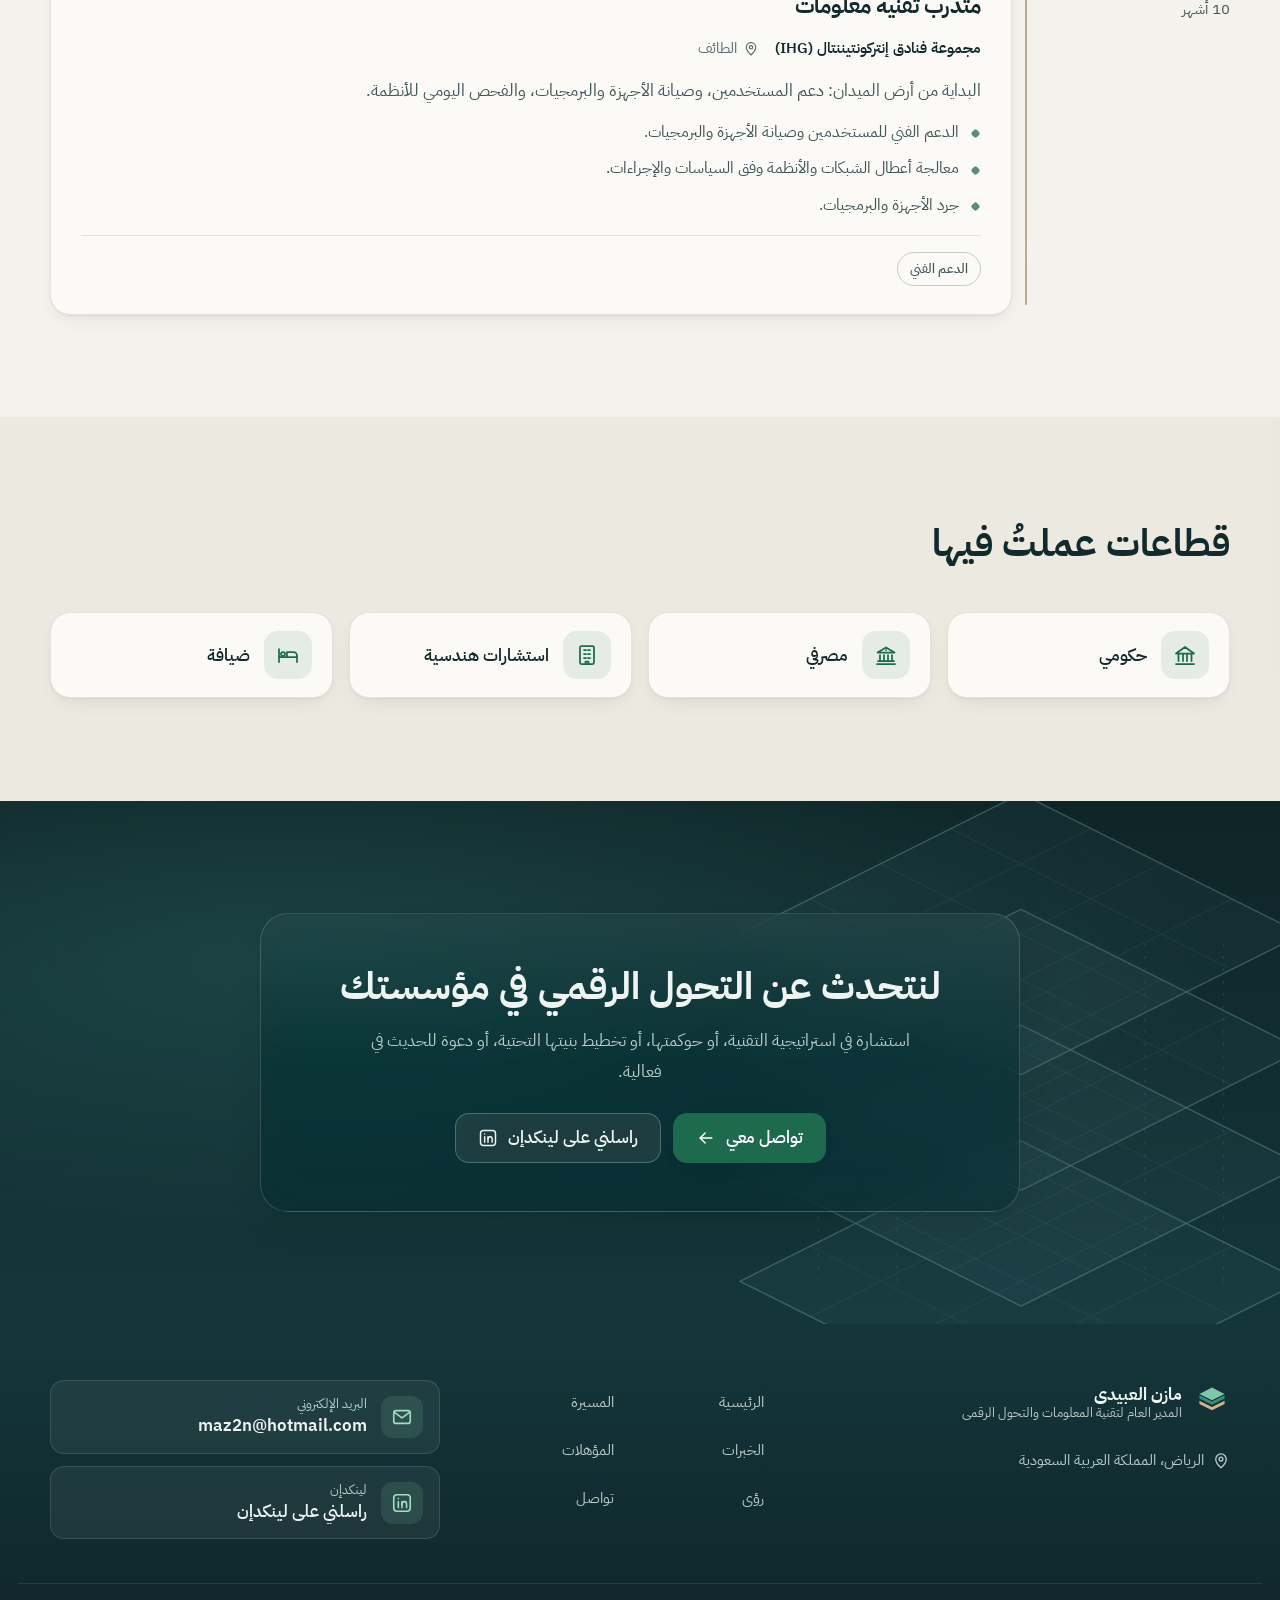
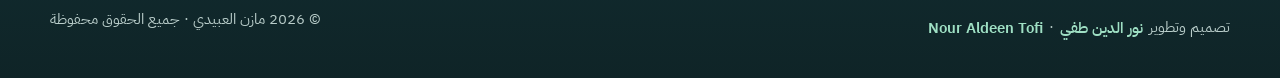
<file: en/journey.html>
<!doctype html>
<html lang="en" dir="ltr" data-page="journey" data-alt="../journey.html">
<head>
<meta charset="utf-8">
<meta name="viewport" content="width=device-width, initial-scale=1, viewport-fit=cover">
<title>Career journey — Mazen Alobaidi</title>
<meta name="description" content="Mazen Alobaidi&#x27;s career: from IT trainee in 2012 to General Manager of IT &amp; Digital Transformation, by way of the Zakat, Tax and Customs Authority and Al Rajhi Bank.">
<meta name="robots" content="noindex, nofollow">
<meta name="author" content="Mazen Alobaidi">
<meta name="theme-color" content="#0f2427">
<link rel="canonical" href="https://nouraldeentofi.github.io/mazen-alobaidi/en/journey.html">
<link rel="alternate" hreflang="ar" href="https://nouraldeentofi.github.io/mazen-alobaidi/journey.html">
<link rel="alternate" hreflang="en" href="https://nouraldeentofi.github.io/mazen-alobaidi/en/journey.html">
<link rel="alternate" hreflang="x-default" href="https://nouraldeentofi.github.io/mazen-alobaidi/journey.html">
<meta property="og:type" content="website">
<meta property="og:site_name" content="Mazen Alobaidi">
<meta property="og:title" content="Career journey — Mazen Alobaidi">
<meta property="og:description" content="Mazen Alobaidi&#x27;s career: from IT trainee in 2012 to General Manager of IT &amp; Digital Transformation, by way of the Zakat, Tax and Customs Authority and Al Rajhi Bank.">
<meta property="og:url" content="https://nouraldeentofi.github.io/mazen-alobaidi/en/journey.html">
<meta property="og:image" content="https://nouraldeentofi.github.io/mazen-alobaidi/assets/img/og.jpg">
<meta property="og:image:width" content="1200">
<meta property="og:image:height" content="630">
<meta property="og:locale" content="en_US">
<meta property="og:locale:alternate" content="ar_SA">
<meta name="twitter:card" content="summary_large_image">
<meta name="twitter:title" content="Career journey — Mazen Alobaidi">
<meta name="twitter:description" content="Mazen Alobaidi&#x27;s career: from IT trainee in 2012 to General Manager of IT &amp; Digital Transformation, by way of the Zakat, Tax and Customs Authority and Al Rajhi Bank.">
<meta name="twitter:image" content="https://nouraldeentofi.github.io/mazen-alobaidi/assets/img/og.jpg">
<link rel="icon" href="../assets/img/favicon.svg" type="image/svg+xml">
<link rel="apple-touch-icon" href="../assets/img/apple-touch-icon.png">
<link rel="help" type="text/plain" href="../llms.txt" title="llms.txt">
<link rel="preload" href="../assets/fonts/plex-lat-400.woff2" as="font" type="font/woff2" crossorigin><link rel="preload" href="../assets/fonts/plex-lat-700.woff2" as="font" type="font/woff2" crossorigin>
<link rel="stylesheet" href="../assets/style.css?v=a3cc9743">
<script>(function(){var d=document.documentElement,t;d.classList.add('js');setTimeout(function(){if(!window.__maReady)d.classList.remove('js')},3500);try{t=localStorage.getItem('mazen-alobaidi:theme')}catch(e){}if(t!=='light'&&t!=='dark'){t=matchMedia('(prefers-color-scheme: dark)').matches?'dark':'light'}d.setAttribute('data-theme',t);try{var L=localStorage.getItem('mazen-alobaidi:lang'),r=document.referrer,same=false;try{same=!!r&&new URL(r).origin===location.origin}catch(e){}if((L==='ar'||L==='en')&&L!==d.lang&&!same&&location.protocol!=='file:'){location.replace(d.getAttribute('data-alt'))}}catch(e){}})();</script>
<script type="application/ld+json">{"@context": "https://schema.org", "@type": "Person", "@id": "https://nouraldeentofi.github.io/mazen-alobaidi/#person", "name": "Mazen Alobaidi", "alternateName": ["مازن العبيدي", "م. مازن العبيدي", "مازن فهد العبيدي", "مازن فهد زايد العبيدي", "مازن عبيدي", "مازن العبيدى", "المهندس مازن العبيدي", "Mazen Alobaidi", "Mazen Al-Obaidi", "Mazen Al Obaidi", "Mazen AlObaidi", "Mazen Alobaidy", "Mazen Al-Obaidy", "Mazen Obaidi", "Mazen Fahad Alobaidi", "Mazen Fahd Alobaidi", "Eng. Mazen Alobaidi", "Mazen A."], "honorificPrefix": "Eng.", "jobTitle": ["المدير العام لتقنية المعلومات والتحول الرقمي", "General Manager, Information Technology & Digital Transformation"], "description": "The personal site of Eng. Mazen Alobaidi: 13+ years in IT, from infrastructure and data centres to leading technology strategy, governance and digital transformation.", "url": "https://nouraldeentofi.github.io/mazen-alobaidi/en/", "image": "https://nouraldeentofi.github.io/mazen-alobaidi/assets/img/mazen-600.jpg", "address": {"@type": "PostalAddress", "addressLocality": "Riyadh", "addressCountry": "SA"}, "homeLocation": {"@type": "City", "name": "Riyadh", "alternateName": "الرياض"}, "worksFor": {"@type": "GovernmentOrganization", "name": "Government entity — Riyadh", "alternateName": "جهة حكومية — الرياض"}, "hasOccupation": {"@type": "Occupation", "name": "General Manager, Information Technology & Digital Transformation", "alternateName": ["General Manager of Information Technology and Digital Transformation", "Chief Information Officer", "CIO", "VP of Information Technology", "IT General Manager", "Head of IT", "Digital Transformation Leader", "Enterprise Architecture Consultant", "IT Strategy Consultant", "IT Infrastructure Director", "المدير العام لتقنية المعلومات والتحول الرقمي", "مدير عام تقنية المعلومات", "رئيس تقنية المعلومات", "نائب الرئيس لتقنية المعلومات", "قائد التحول الرقمي", "مستشار تقنية المعلومات", "مستشار التحول الرقمي", "مدير البنية التحتية التقنية"], "occupationLocation": {"@type": "City", "name": "Riyadh"}, "skills": "IT Strategy, Digital Transformation, IT Governance, Enterprise Architecture, TOGAF, Capacity Management, Data Center Architecture, High Availability Architecture, IT Infrastructure Planning, Cybersecurity, Risk Management, Business Continuity, Disaster Recovery, Vendor Management, RFP, Service Level Agreements, IT Budgeting, Change Management, Team Leadership, VMware vSphere"}, "knowsAbout": ["IT Strategy", "Digital Transformation", "IT Governance", "Enterprise Architecture", "TOGAF", "Capacity Management", "Data Center Architecture", "High Availability Architecture", "IT Infrastructure Planning", "Cybersecurity", "Risk Management", "Business Continuity", "Disaster Recovery", "Vendor Management", "RFP", "Service Level Agreements", "IT Budgeting", "Change Management", "Team Leadership", "VMware vSphere", "Windows Server", "ISO 27001", "Cloud Architecture", "استراتيجية تقنية المعلومات", "التحول الرقمي", "حوكمة تقنية المعلومات", "معمارية المؤسسة", "إدارة السعة", "مراكز البيانات", "استمرارية الأعمال", "إدارة المخاطر", "الأمن السيبراني"], "hasCredential": [{"@type": "EducationalOccupationalCredential", "credentialCategory": "degree", "name": "Bachelor's Degree, Computer Engineering", "recognizedBy": {"@type": "CollegeOrUniversity", "name": "Taif University", "alternateName": "جامعة الطائف"}}, {"@type": "EducationalOccupationalCredential", "credentialCategory": "certificate", "name": "Strategic Planning", "alternateName": "التخطيط الاستراتيجي", "recognizedBy": {"@type": "Organization", "name": "London Corporate Training"}}, {"@type": "EducationalOccupationalCredential", "credentialCategory": "certificate", "name": "TOGAF 9 Foundation and Certified Training", "alternateName": "تدريب TOGAF 9 التأسيسي والمعتمد", "recognizedBy": {"@type": "Organization", "name": "JODAYN"}}, {"@type": "EducationalOccupationalCredential", "credentialCategory": "certificate", "name": "Cloud Architecture: Advanced Concepts", "alternateName": "معمارية السحابة: مفاهيم متقدمة", "recognizedBy": {"@type": "Organization", "name": "LinkedIn Learning"}}, {"@type": "EducationalOccupationalCredential", "credentialCategory": "certificate", "name": "Learning Cloud Computing: Core Concepts", "alternateName": "الحوسبة السحابية: المفاهيم الأساسية", "recognizedBy": {"@type": "Organization", "name": "LinkedIn Learning"}}, {"@type": "EducationalOccupationalCredential", "credentialCategory": "certificate", "name": "vSphere 6.7 Foundations: Networking", "alternateName": "أساسيات شبكات vSphere 6.7", "recognizedBy": {"@type": "Organization", "name": "LinkedIn Learning"}}, {"@type": "EducationalOccupationalCredential", "credentialCategory": "certificate", "name": "VMware vSphere 6.5 Advanced Networking", "alternateName": "شبكات VMware vSphere 6.5 المتقدمة", "recognizedBy": {"@type": "Organization", "name": "LinkedIn Learning"}}, {"@type": "EducationalOccupationalCredential", "credentialCategory": "certificate", "name": "Microsoft SQL Server 2016: Installation and Administration", "alternateName": "تثبيت Microsoft SQL Server 2016 وإدارته", "recognizedBy": {"@type": "Organization", "name": "LinkedIn Learning"}}, {"@type": "EducationalOccupationalCredential", "credentialCategory": "certificate", "name": "Introduction to SAN and NAS Storage", "alternateName": "مقدمة في تخزين SAN وNAS", "recognizedBy": {"@type": "Organization", "name": "LinkedIn Learning"}}, {"@type": "EducationalOccupationalCredential", "credentialCategory": "certificate", "name": "Project Management Foundations: Small Projects", "alternateName": "أساسيات إدارة المشاريع: المشاريع الصغيرة", "recognizedBy": {"@type": "Organization", "name": "LinkedIn Learning"}}, {"@type": "EducationalOccupationalCredential", "credentialCategory": "certificate", "name": "Project Management Tips", "alternateName": "نصائح في إدارة المشاريع", "recognizedBy": {"@type": "Organization", "name": "LinkedIn Learning"}}], "award": ["Honoured for the Real Estate Transaction Tax project (Nov 2020)", "Distinguished employee of 2020 (2020)", "First place, National Transformation Measurement 2023 (Dec 2023)", "تكريم مشروع ضريبة التصرفات العقارية", "الموظف المتميز لعام 2020", "المركز الأول في قياس التحول الوطني 2023"], "alumniOf": [{"@type": "CollegeOrUniversity", "name": "Taif University", "alternateName": "جامعة الطائف"}, {"@type": "GovernmentOrganization", "name": "Zakat, Tax and Customs Authority", "alternateName": ["ZATCA", "هيئة الزكاة والضريبة والجمارك"]}, {"@type": "BankOrCreditUnion", "name": "Al Rajhi Bank", "alternateName": "مصرف الراجحي"}, {"@type": "Organization", "name": "Al Moammar Information Systems", "alternateName": ["MIS", "المعمر لأنظمة المعلومات"]}, {"@type": "Organization", "name": "Dar Al-Handasah (Shair and Partners)", "alternateName": "دار الهندسة"}, {"@type": "Organization", "name": "InterContinental Hotels Group", "alternateName": "IHG"}], "knowsLanguage": [{"@type": "Language", "name": "Arabic", "alternateName": "ar"}, {"@type": "Language", "name": "English", "alternateName": "en"}], "sameAs": ["https://www.linkedin.com/in/mazen-a-08a4165a/"], "email": "mailto:maz2n@hotmail.com"}</script><script type="application/ld+json">{"@context": "https://schema.org", "@type": "WebPage", "@id": "https://nouraldeentofi.github.io/mazen-alobaidi/en/journey.html#page", "url": "https://nouraldeentofi.github.io/mazen-alobaidi/en/journey.html", "name": "Career journey — Mazen Alobaidi", "description": "Mazen Alobaidi's career: from IT trainee in 2012 to General Manager of IT & Digital Transformation, by way of the Zakat, Tax and Customs Authority and Al Rajhi Bank.", "inLanguage": "en", "isPartOf": {"@type": "WebSite", "@id": "https://nouraldeentofi.github.io/mazen-alobaidi/#site", "name": "Mazen Alobaidi", "url": "https://nouraldeentofi.github.io/mazen-alobaidi/"}, "about": {"@id": "https://nouraldeentofi.github.io/mazen-alobaidi/#person"}}</script><script type="application/ld+json">{"@context": "https://schema.org", "@type": "BreadcrumbList", "itemListElement": [{"@type": "ListItem", "position": 1, "name": "Home", "item": "https://nouraldeentofi.github.io/mazen-alobaidi/en/"}, {"@type": "ListItem", "position": 2, "name": "Journey", "item": "https://nouraldeentofi.github.io/mazen-alobaidi/en/journey.html"}]}</script>
</head>
<body>
<a class="skip" href="#main">Skip to content</a>
<svg class="sprite" aria-hidden="true" focusable="false" xmlns="http://www.w3.org/2000/svg"><symbol id="i-home" viewBox="0 0 24 24"><path d="M3 10.5 12 3l9 7.5"/><path d="M5 9.5V21h14V9.5"/><path d="M10 21v-6h4v6"/></symbol><symbol id="i-stairs" viewBox="0 0 24 24"><path d="M3 20h5v-5h5v-5h5V5h3"/></symbol><symbol id="i-layers" viewBox="0 0 24 24"><path d="M12 3 2.5 8 12 13l9.5-5L12 3Z"/><path d="m2.5 12.5 9.5 5 9.5-5"/><path d="m2.5 17 9.5 5 9.5-5"/></symbol><symbol id="i-award" viewBox="0 0 24 24"><circle cx="12" cy="9" r="6"/><path d="M8.6 14 7 21l5-2.6 5 2.6-1.6-7"/></symbol><symbol id="i-medal" viewBox="0 0 24 24"><path d="M7.5 3h9l-2.2 6h-4.6L7.5 3Z"/><circle cx="12" cy="15" r="6"/><path d="m12 12 .9 1.9 2.1.3-1.5 1.4.4 2.1-1.9-1-1.9 1 .4-2.1-1.5-1.4 2.1-.3L12 12Z"/></symbol><symbol id="i-flag" viewBox="0 0 24 24"><path d="M5 21V4"/><path d="M5 4h11l-2 4 2 4H5"/></symbol><symbol id="i-bulb" viewBox="0 0 24 24"><path d="M9 18h6"/><path d="M10 21h4"/><path d="M12 3a6 6 0 0 0-3.6 10.8c.6.5 1 1.2 1 2V17h5.2v-1.2c0-.8.4-1.5 1-2A6 6 0 0 0 12 3Z"/></symbol><symbol id="i-mail" viewBox="0 0 24 24"><rect x="3" y="5" width="18" height="14" rx="2.5"/><path d="m3.8 7 8.2 6 8.2-6"/></symbol><symbol id="i-linkedin" viewBox="0 0 24 24"><rect x="3" y="3" width="18" height="18" rx="3.5"/><path d="M8 10.5V17"/><path d="M8 7.2v.1"/><path d="M12 17v-6.5"/><path d="M12 13.6c0-1.9 1.1-3.1 2.7-3.1 1.5 0 2.3 1 2.3 2.8V17"/></symbol><symbol id="i-pin" viewBox="0 0 24 24"><path d="M12 21s-7-6.2-7-11.5a7 7 0 0 1 14 0C19 14.8 12 21 12 21Z"/><circle cx="12" cy="9.5" r="2.5"/></symbol><symbol id="i-arrow" viewBox="0 0 24 24"><path d="M5 12h14"/><path d="m13 6 6 6-6 6"/></symbol><symbol id="i-back" viewBox="0 0 24 24"><path d="M19 12H5"/><path d="m11 18-6-6 6-6"/></symbol><symbol id="i-chev" viewBox="0 0 24 24"><path d="m6 9 6 6 6-6"/></symbol><symbol id="i-sun" viewBox="0 0 24 24"><circle cx="12" cy="12" r="4"/><path d="M12 2.5v2M12 19.5v2M4.6 4.6 6 6M18 18l1.4 1.4M2.5 12h2M19.5 12h2M4.6 19.4 6 18M18 6l1.4-1.4"/></symbol><symbol id="i-moon" viewBox="0 0 24 24"><path d="M20 14.6A8 8 0 0 1 9.4 4 8 8 0 1 0 20 14.6Z"/></symbol><symbol id="i-target" viewBox="0 0 24 24"><circle cx="12" cy="12" r="9"/><circle cx="12" cy="12" r="5"/><circle cx="12" cy="12" r="1.2"/></symbol><symbol id="i-shield" viewBox="0 0 24 24"><path d="M12 3 4.5 6v5.6c0 4.4 3.1 8.2 7.5 9.4 4.4-1.2 7.5-5 7.5-9.4V6L12 3Z"/><path d="m8.8 12 2.2 2.2 4.2-4.4"/></symbol><symbol id="i-server" viewBox="0 0 24 24"><rect x="3.5" y="3.5" width="17" height="7" rx="2"/><rect x="3.5" y="13.5" width="17" height="7" rx="2"/><path d="M7.5 7h.1M7.5 17h.1"/><path d="M11 7h5.5M11 17h5.5"/></symbol><symbol id="i-refresh" viewBox="0 0 24 24"><path d="M3.5 12a8.5 8.5 0 0 1 14.7-5.8L20.5 8.5"/><path d="M20.5 3.5v5h-5"/><path d="M20.5 12a8.5 8.5 0 0 1-14.7 5.8L3.5 15.5"/><path d="M3.5 20.5v-5h5"/></symbol><symbol id="i-lock" viewBox="0 0 24 24"><rect x="4.5" y="10.5" width="15" height="10.5" rx="2.5"/><path d="M8 10.5V7.5a4 4 0 0 1 8 0v3"/><path d="M12 14.5v2.5"/></symbol><symbol id="i-file" viewBox="0 0 24 24"><path d="M14 3H7a2 2 0 0 0-2 2v14a2 2 0 0 0 2 2h10a2 2 0 0 0 2-2V8l-5-5Z"/><path d="M14 3v5h5"/><path d="M8.5 13h7M8.5 17h4.5"/></symbol><symbol id="i-users" viewBox="0 0 24 24"><circle cx="9" cy="8" r="3.5"/><path d="M2.5 20a6.5 6.5 0 0 1 13 0"/><path d="M16 4.7a3.5 3.5 0 0 1 0 6.6"/><path d="M18.4 14.3A6.5 6.5 0 0 1 21.5 20"/></symbol><symbol id="i-calendar" viewBox="0 0 24 24"><rect x="3.5" y="5" width="17" height="15.5" rx="2.5"/><path d="M3.5 10h17M8 3v4M16 3v4"/></symbol><symbol id="i-cap" viewBox="0 0 24 24"><path d="M22 9 12 4 2 9l10 5 10-5Z"/><path d="M6 11.2V16c0 1.7 2.7 3 6 3s6-1.3 6-3v-4.8"/><path d="M22 9v6"/></symbol><symbol id="i-landmark" viewBox="0 0 24 24"><path d="M3 21h18"/><path d="M5.5 18V10.5M10 18v-7.5M14 18v-7.5M18.5 18v-7.5"/><path d="M3 10.5 12 4l9 6.5H3Z"/></symbol><symbol id="i-bank" viewBox="0 0 24 24"><path d="M3 21h18"/><path d="M4 18h16"/><path d="M6 18v-6M10 18v-6M14 18v-6M18 18v-6"/><path d="M3.5 9.5 12 4.5l8.5 5H3.5Z"/><path d="M12 7.2v.1"/></symbol><symbol id="i-building" viewBox="0 0 24 24"><rect x="5" y="3" width="14" height="18" rx="1.5"/><path d="M9 7h2M13 7h2M9 11h2M13 11h2M9 15h2M13 15h2"/><path d="M10.5 21v-2.5h3V21"/></symbol><symbol id="i-bed" viewBox="0 0 24 24"><path d="M3 19V6"/><path d="M3 14h18v5"/><path d="M21 14v-1.5A3.5 3.5 0 0 0 17.5 9H11v5"/><circle cx="7" cy="11" r="2"/></symbol><symbol id="i-copy" viewBox="0 0 24 24"><rect x="8.5" y="8.5" width="12" height="12" rx="2.5"/><path d="M15.5 8.5V6A2.5 2.5 0 0 0 13 3.5H6A2.5 2.5 0 0 0 3.5 6v7A2.5 2.5 0 0 0 6 15.5h2.5"/></symbol><symbol id="i-send" viewBox="0 0 24 24"><path d="M21 3 10.5 13.5"/><path d="M21 3 14.5 21l-4-7.5L3 9.5 21 3Z"/></symbol><symbol id="i-check" viewBox="0 0 24 24"><path d="m5 12.5 4.5 4.5L19 7.5"/></symbol><symbol id="i-external" viewBox="0 0 24 24"><path d="M14 4h6v6"/><path d="M20 4 11 13"/><path d="M18 14v4a2 2 0 0 1-2 2H6a2 2 0 0 1-2-2V8a2 2 0 0 1 2-2h4"/></symbol><symbol id="i-quote" viewBox="0 0 24 24"><path d="M9.5 7H6a2 2 0 0 0-2 2v3a2 2 0 0 0 2 2h3v1.5A2.5 2.5 0 0 1 6.5 18"/><path d="M20 7h-3.5a2 2 0 0 0-2 2v3a2 2 0 0 0 2 2h3v1.5A2.5 2.5 0 0 1 17 18"/></symbol><symbol id="i-plus" viewBox="0 0 24 24"><path d="M12 5v14M5 12h14"/></symbol></svg>
<div class="bg-grid" aria-hidden="true"></div>
<header class="site-header is-inner" id="top">
<div class="bar wrap">
<div class="bar-start"><a class="back-btn" href="index.html" aria-label="Back"><svg class="ic dir-ic" aria-hidden="true" focusable="false"><use href="#i-back"/></svg></a><span class="mob-title" aria-hidden="true">Journey</span><a class="brand" href="index.html"><svg class="mark" viewBox="0 0 40 40" aria-hidden="true" focusable="false"><path class="m3" d="M20 25.5 6 18.5v3.6l14 7 14-7v-3.6l-14 7Z"/><path class="m2" d="M20 19.5 6 12.5v3.6l14 7 14-7v-3.6l-14 7Z"/><path class="m1" d="M20 4 6 11l14 7 14-7-14-7Z"/></svg><span class="brand-text"><span class="brand-name">Mazen Alobaidi</span><span class="brand-role">IT &amp; Digital Transformation</span></span></a></div>
<nav class="main-nav" aria-label="Main navigation"><a class="nav-link" href="index.html">Home</a><a class="nav-link" href="journey.html" aria-current="page">Journey</a><a class="nav-link" href="expertise.html">Expertise</a><a class="nav-link" href="credentials.html">Credentials</a><a class="nav-link" href="insights.html">Insights</a><a class="nav-link nav-cta" href="contact.html">Contact</a></nav>
<div class="bar-end">
<button class="icon-btn theme-btn" type="button" aria-label="Toggle dark mode"><span class="swap"><svg class="ic i-moon" aria-hidden="true" focusable="false"><use href="#i-moon"/></svg><svg class="ic i-sun" aria-hidden="true" focusable="false"><use href="#i-sun"/></svg></span></button>
<a class="icon-btn lang-btn" href="../journey.html" hreflang="ar" lang="ar" data-lang="ar" aria-label="ع — النسخة العربية">ع</a>
<a class="icon-btn only-mob" href="contact.html" aria-label="Get in touch"><svg class="ic" aria-hidden="true" focusable="false"><use href="#i-mail"/></svg></a>
</div>
</div>
<div class="progress" aria-hidden="true"><span></span></div>
</header>
<main id="main">
<section class="page-hero band">
<div class="band-art" aria-hidden="true"><svg class="stack stack-mini" viewBox="0 0 600 640" aria-hidden="true" focusable="false" preserveAspectRatio="xMidYMid meet"><g class="st-conns"><line class="st-conn" x1="104" y1="486" x2="104" y2="150"/><line class="st-conn" x1="180" y1="486" x2="180" y2="150"/><line class="st-conn" x1="420" y1="486" x2="420" y2="150"/><line class="st-conn" x1="496" y1="486" x2="496" y2="150"/></g><g class="st-plane st-p3" style="--i:3"><polygon class="st-fill" points="300.0,350.0 572.0,486.0 300.0,622.0 28.0,486.0"/><path class="st-grid" d="M96.0,452.0L368.0,588.0M504.0,452.0L232.0,588.0M164.0,418.0L436.0,554.0M436.0,418.0L164.0,554.0M232.0,384.0L504.0,520.0M368.0,384.0L96.0,520.0"/><polygon class="st-edge" pathLength="1" points="300.0,350.0 572.0,486.0 300.0,622.0 28.0,486.0"/></g><g class="st-plane st-p2" style="--i:2"><polygon class="st-fill" points="300.0,238.0 572.0,374.0 300.0,510.0 28.0,374.0"/><path class="st-grid" d="M96.0,340.0L368.0,476.0M504.0,340.0L232.0,476.0M164.0,306.0L436.0,442.0M436.0,306.0L164.0,442.0M232.0,272.0L504.0,408.0M368.0,272.0L96.0,408.0"/><polygon class="st-edge" pathLength="1" points="300.0,238.0 572.0,374.0 300.0,510.0 28.0,374.0"/></g><g class="st-plane st-p1" style="--i:1"><polygon class="st-fill" points="300.0,126.0 572.0,262.0 300.0,398.0 28.0,262.0"/><path class="st-grid" d="M96.0,228.0L368.0,364.0M504.0,228.0L232.0,364.0M164.0,194.0L436.0,330.0M436.0,194.0L164.0,330.0M232.0,160.0L504.0,296.0M368.0,160.0L96.0,296.0"/><polygon class="st-edge" pathLength="1" points="300.0,126.0 572.0,262.0 300.0,398.0 28.0,262.0"/></g><g class="st-plane st-p0" style="--i:0"><polygon class="st-fill" points="300.0,14.0 572.0,150.0 300.0,286.0 28.0,150.0"/><path class="st-grid" d="M96.0,116.0L368.0,252.0M504.0,116.0L232.0,252.0M164.0,82.0L436.0,218.0M436.0,82.0L164.0,218.0M232.0,48.0L504.0,184.0M368.0,48.0L96.0,184.0"/><polygon class="st-edge" pathLength="1" points="300.0,14.0 572.0,150.0 300.0,286.0 28.0,150.0"/></g><g class="st-pulses"><circle class="st-pulse" style="--d:0.0s" cx="104" cy="486" r="3.2"/><circle class="st-pulse" style="--d:1.3s" cx="180" cy="486" r="3.2"/><circle class="st-pulse" style="--d:2.6s" cx="420" cy="486" r="3.2"/><circle class="st-pulse" style="--d:3.9s" cx="496" cy="486" r="3.2"/></g></svg></div>
<div class="wrap page-hero-in">
<span class="ph-ic enter" style="--e:0"><svg class="ic" aria-hidden="true" focusable="false"><use href="#i-stairs"/></svg></span>
<h1 class="ph-title enter" style="--e:1">Career journey</h1>
<p class="ph-lead enter" style="--e:2">Six roles across four sectors, each adding a layer of understanding: how machines work, then networks, then the infrastructure of a national authority, then how technology is led to serve the whole organisation.</p>
</div>
</section>
<section class="sec" aria-label="Career journey">
<div class="wrap"><div class="timeline"><article class="role reveal" id="gm" style="--r:0">
<div class="role-side"><span class="role-year" dir="ltr">2024</span><span class="role-dates">Apr 2024 — Present</span></div>
<div class="role-card card">
<span class="layer-chip"><svg class="ic" aria-hidden="true" focusable="false"><use href="#i-layers"/></svg>Strategy &amp; transformation</span>
<h2 class="role-title">General Manager of Information Technology &amp; Digital Transformation</h2>
<p class="role-org"><span class="org">Government entity</span><span class="place"><svg class="ic" aria-hidden="true" focusable="false"><use href="#i-pin"/></svg>Riyadh · Full-time</span></p>
<p class="role-sum">I lead the entity&#x27;s technology strategy and digital transformation, tying every IT initiative to business goals — from planning and budget to operations, governance and continuity.</p>
<ul class="points"><li>Building and executing the IT strategy in line with the organisation&#x27;s goals, with a roadmap and a forecast of future needs.</li><li>Driving digital-transformation initiatives that improve processes and the customer experience, and put emerging technology to work.</li><li>Keeping systems and infrastructure running smoothly with high availability and performance.</li></ul>
<button class="more-btn" type="button" aria-expanded="false" aria-controls="more-gm"><span class="lbl-more">Show details</span><span class="lbl-less">Hide details</span><svg class="ic chev" aria-hidden="true" focusable="false"><use href="#i-chev"/></svg></button><div class="more-wrap" id="more-gm"><div class="more-in"><ul class="points"><li>IT governance: policies, standards and procedures, IT audits and regulatory compliance.</li><li>Security and risk: policies that protect data and technology assets from internal and external threats.</li><li>Budget and cost management, vendor selection, contract negotiation and SLA oversight.</li><li>Business-continuity and disaster-recovery plans that bring services back quickly after any disruption.</li><li>Working with fellow executives, presenting IT strategy and performance to the executive team and the board, and leading the team.</li></ul></div></div>
<ul class="skills" aria-label="skills"><li>Leadership</li><li>Team management</li><li>IT governance</li><li>IT strategy</li></ul>
</div>
</article><article class="role reveal" id="rajhi" style="--r:0">
<div class="role-side"><span class="role-year" dir="ltr">2024</span><span class="role-dates">Feb 2024 — Apr 2024 · <span class="dur">3 months</span></span></div>
<div class="role-card card">
<span class="layer-chip"><svg class="ic" aria-hidden="true" focusable="false"><use href="#i-layers"/></svg>Architecture &amp; operations</span>
<h2 class="role-title">Director, IT Operations Support Services</h2>
<p class="role-org"><span class="org">Al Rajhi Bank</span><span class="place"><svg class="ic" aria-hidden="true" focusable="false"><use href="#i-pin"/></svg>Riyadh · Full-time</span></p>
<p class="role-sum">Led IT architecture planning and operations support services at the bank, with a focus on scalability, security and performance.</p>
<ul class="points"><li>A strategic architecture vision aligned with business goals and driving innovation.</li><li>Assessing and selecting emerging technologies, and managing vendors.</li><li>Leading architectural design while ensuring scalability, security and performance.</li></ul>
<button class="more-btn" type="button" aria-expanded="false" aria-controls="more-rajhi"><span class="lbl-more">Show details</span><span class="lbl-less">Hide details</span><svg class="ic chev" aria-hidden="true" focusable="false"><use href="#i-chev"/></svg></button><div class="more-wrap" id="more-rajhi"><div class="more-in"><ul class="points"><li>Governance and compliance frameworks, quality assurance and risk management.</li><li>Building high-performing teams, allocating resources and engaging stakeholders.</li><li>Budget planning and financial oversight, and leading change and training initiatives.</li></ul></div></div>
<ul class="skills" aria-label="skills"><li>Team management</li><li>IT governance</li><li>Change management</li></ul>
</div>
</article><article class="role reveal" id="zatca" style="--r:0">
<div class="role-side"><span class="role-year" dir="ltr">2019</span><span class="role-dates">Oct 2019 — Feb 2024 · <span class="dur">4 yrs 5 mos</span></span></div>
<div class="role-card card">
<span class="layer-chip"><svg class="ic" aria-hidden="true" focusable="false"><use href="#i-layers"/></svg>Infrastructure &amp; capacity planning</span>
<h2 class="role-title">Director, IT Infrastructure &amp; Network Planning and Monitoring</h2>
<p class="role-org"><span class="org">Zakat, Tax and Customs Authority</span><span class="place"><svg class="ic" aria-hidden="true" focusable="false"><use href="#i-pin"/></svg>Riyadh · Full-time</span></p>
<p class="role-sum">Planned the technology infrastructure of a national authority and its growth — data centres, servers, storage, networks and power — from vision and budget to RFPs and capacity tracking.</p>
<ul class="points"><li>Working with the CIO, the GM and IT leaders to shape IT strategy in the context of the business strategy.</li><li>Owning the infrastructure architecture vision and roadmap, and reviewing project design scope to secure capacity growth and baseline management.</li><li>Capacity management for data centres, servers, storage, the virtual environment, backup, networks and power.</li></ul>
<button class="more-btn" type="button" aria-expanded="false" aria-controls="more-zatca"><span class="lbl-more">Show details</span><span class="lbl-less">Hide details</span><svg class="ic chev" aria-hidden="true" focusable="false"><use href="#i-chev"/></svg></button><div class="more-wrap" id="more-zatca"><div class="more-in"><ul class="points"><li>Preparing and managing the infrastructure budget, and writing every infrastructure RFP.</li><li>Studying new project requirements with every department so they are ready on time.</li><li>Governance of IT asset management.</li></ul></div></div>
<ul class="skills" aria-label="skills"><li>High availability architecture</li><li>Budgeting</li><li>Capacity management</li><li>Data centre architecture</li></ul>
</div>
</article><article class="role reveal" id="mis" style="--r:0">
<div class="role-side"><span class="role-year" dir="ltr">2016</span><span class="role-dates">Feb 2016 — Oct 2019 · <span class="dur">3 yrs 9 mos</span></span></div>
<div class="role-card card">
<span class="layer-chip"><svg class="ic" aria-hidden="true" focusable="false"><use href="#i-layers"/></svg>Systems &amp; security</span>
<h2 class="role-title">Network &amp; Systems Engineer</h2>
<p class="role-org"><span class="org">Al Moammar Information Systems (MIS)</span><span class="place"><svg class="ic" aria-hidden="true" focusable="false"><use href="#i-pin"/></svg>At the Holy Makkah Municipality · Makkah</span></p>
<p class="role-sum">Ran servers, the virtual environment, directory services and security for the Holy Makkah Municipality, and wrote its security architecture documents and procedures in line with ISO 27001.</p>
<ul class="points"><li>Installing and running Windows Server, Active Directory, DNS, DHCP and IIS.</li><li>Managing the VMware infrastructure and virtual machines, and backups with HP Data Protector.</li><li>Writing security architecture design documents and standard operating procedures aligned with ISO 27001.</li></ul>
<button class="more-btn" type="button" aria-expanded="false" aria-controls="more-mis"><span class="lbl-more">Show details</span><span class="lbl-less">Hide details</span><svg class="ic chev" aria-hidden="true" focusable="false"><use href="#i-chev"/></svg></button><div class="more-wrap" id="more-mis"><div class="more-in"><ul class="points"><li>Running email security, web security with Zscaler, and antivirus servers.</li><li>Daily system health checks, and fixing network and system faults by policy and procedure.</li></ul></div></div>
<ul class="skills" aria-label="skills"><li>Windows Server</li><li>VMware</li><li>ISO 27001</li><li>Zscaler</li></ul>
</div>
</article><article class="role reveal" id="dar" style="--r:0">
<div class="role-side"><span class="role-year" dir="ltr">2013</span><span class="role-dates">Oct 2013 — Feb 2016 · <span class="dur">2 yrs 5 mos</span></span></div>
<div class="role-card card">
<span class="layer-chip"><svg class="ic" aria-hidden="true" focusable="false"><use href="#i-layers"/></svg>Servers &amp; networks</span>
<h2 class="role-title">Computer Engineer</h2>
<p class="role-org"><span class="org">Dar Al-Handasah (Shair and Partners)</span><span class="place"><svg class="ic" aria-hidden="true" focusable="false"><use href="#i-pin"/></svg>Jeddah</span></p>
<p class="role-sum">Supported the firm&#x27;s systems and its offices in Makkah, Rabigh and Madinah: servers, networks, firewalls and project-data backup.</p>
<ul class="points"><li>Setting up and maintaining Windows Server, Active Directory, DNS and DHCP.</li><li>Backing up project data across multiple locations with Symantec Backup Exec.</li><li>Managing Fortinet and Cisco firewalls and the antivirus server.</li></ul>
<button class="more-btn" type="button" aria-expanded="false" aria-controls="more-dar"><span class="lbl-more">Show details</span><span class="lbl-less">Hide details</span><svg class="ic chev" aria-hidden="true" focusable="false"><use href="#i-chev"/></svg></button><div class="more-wrap" id="more-dar"><div class="more-in"><ul class="points"><li>Technical support and training for users at every level, and hardware and software inventory.</li></ul></div></div>
<ul class="skills" aria-label="skills"><li>Active Directory</li><li>Fortinet</li><li>Cisco</li></ul>
</div>
</article><article class="role reveal" id="ihg" style="--r:0">
<div class="role-side"><span class="role-year" dir="ltr">2012</span><span class="role-dates">Dec 2012 — Sep 2013 · <span class="dur">10 months</span></span></div>
<div class="role-card card">
<span class="layer-chip"><svg class="ic" aria-hidden="true" focusable="false"><use href="#i-layers"/></svg>Technical support</span>
<h2 class="role-title">IT Trainee</h2>
<p class="role-org"><span class="org">InterContinental Hotels Group (IHG)</span><span class="place"><svg class="ic" aria-hidden="true" focusable="false"><use href="#i-pin"/></svg>Taif</span></p>
<p class="role-sum">Starting on the ground floor: user support, hardware and software maintenance, and daily system checks.</p>
<ul class="points"><li>Technical support for users and hardware and software maintenance.</li><li>Troubleshooting network and system faults by policy and procedure.</li><li>Hardware and software inventory.</li></ul>

<ul class="skills" aria-label="skills"><li>Technical support</li></ul>
</div>
</article></div></div>
</section>
<section class="sec sec-alt" aria-labelledby="sec-t">
<div class="wrap">
<div class="sec-head "><div class="sec-head-text"><h2 id="sec-t" class="sec-title reveal from-start">Sectors I have worked in</h2></div></div>
<ul class="sectors"><li class="sector reveal" style="--r:0"><span class="tile"><svg class="ic" aria-hidden="true" focusable="false"><use href="#i-landmark"/></svg></span><span>Government</span></li><li class="sector reveal" style="--r:1"><span class="tile"><svg class="ic" aria-hidden="true" focusable="false"><use href="#i-bank"/></svg></span><span>Banking</span></li><li class="sector reveal" style="--r:2"><span class="tile"><svg class="ic" aria-hidden="true" focusable="false"><use href="#i-building"/></svg></span><span>Engineering consultancy</span></li><li class="sector reveal" style="--r:3"><span class="tile"><svg class="ic" aria-hidden="true" focusable="false"><use href="#i-bed"/></svg></span><span>Hospitality</span></li></ul>
</div>
</section>
<section class="band cta-band" aria-labelledby="cta-t">
<div class="band-art" aria-hidden="true"><svg class="stack stack-mini" viewBox="0 0 600 640" aria-hidden="true" focusable="false" preserveAspectRatio="xMidYMid meet"><g class="st-conns"><line class="st-conn" x1="104" y1="486" x2="104" y2="150"/><line class="st-conn" x1="180" y1="486" x2="180" y2="150"/><line class="st-conn" x1="420" y1="486" x2="420" y2="150"/><line class="st-conn" x1="496" y1="486" x2="496" y2="150"/></g><g class="st-plane st-p3" style="--i:3"><polygon class="st-fill" points="300.0,350.0 572.0,486.0 300.0,622.0 28.0,486.0"/><path class="st-grid" d="M96.0,452.0L368.0,588.0M504.0,452.0L232.0,588.0M164.0,418.0L436.0,554.0M436.0,418.0L164.0,554.0M232.0,384.0L504.0,520.0M368.0,384.0L96.0,520.0"/><polygon class="st-edge" pathLength="1" points="300.0,350.0 572.0,486.0 300.0,622.0 28.0,486.0"/></g><g class="st-plane st-p2" style="--i:2"><polygon class="st-fill" points="300.0,238.0 572.0,374.0 300.0,510.0 28.0,374.0"/><path class="st-grid" d="M96.0,340.0L368.0,476.0M504.0,340.0L232.0,476.0M164.0,306.0L436.0,442.0M436.0,306.0L164.0,442.0M232.0,272.0L504.0,408.0M368.0,272.0L96.0,408.0"/><polygon class="st-edge" pathLength="1" points="300.0,238.0 572.0,374.0 300.0,510.0 28.0,374.0"/></g><g class="st-plane st-p1" style="--i:1"><polygon class="st-fill" points="300.0,126.0 572.0,262.0 300.0,398.0 28.0,262.0"/><path class="st-grid" d="M96.0,228.0L368.0,364.0M504.0,228.0L232.0,364.0M164.0,194.0L436.0,330.0M436.0,194.0L164.0,330.0M232.0,160.0L504.0,296.0M368.0,160.0L96.0,296.0"/><polygon class="st-edge" pathLength="1" points="300.0,126.0 572.0,262.0 300.0,398.0 28.0,262.0"/></g><g class="st-plane st-p0" style="--i:0"><polygon class="st-fill" points="300.0,14.0 572.0,150.0 300.0,286.0 28.0,150.0"/><path class="st-grid" d="M96.0,116.0L368.0,252.0M504.0,116.0L232.0,252.0M164.0,82.0L436.0,218.0M436.0,82.0L164.0,218.0M232.0,48.0L504.0,184.0M368.0,48.0L96.0,184.0"/><polygon class="st-edge" pathLength="1" points="300.0,14.0 572.0,150.0 300.0,286.0 28.0,150.0"/></g><g class="st-pulses"><circle class="st-pulse" style="--d:0.0s" cx="104" cy="486" r="3.2"/><circle class="st-pulse" style="--d:1.3s" cx="180" cy="486" r="3.2"/><circle class="st-pulse" style="--d:2.6s" cx="420" cy="486" r="3.2"/><circle class="st-pulse" style="--d:3.9s" cx="496" cy="486" r="3.2"/></g></svg></div>
<div class="wrap">
<div class="cta-card glass reveal">
<h2 class="cta-title" id="cta-t">Let&#x27;s talk about your organisation&#x27;s digital transformation</h2>
<p class="cta-lead">Advice on technology strategy, governance or infrastructure planning, or an invitation to speak at an event.</p>
<div class="btn-row"><a class="btn btn-primary shine" href="contact.html"><span>Get in touch</span><svg class="ic dir-ic" aria-hidden="true" focusable="false"><use href="#i-arrow"/></svg></a><a class="btn btn-glass " href="https://www.linkedin.com/in/mazen-a-08a4165a/" target="_blank" rel="noopener"><span>Message me on LinkedIn</span><svg class="ic" aria-hidden="true" focusable="false"><use href="#i-linkedin"/></svg></a></div>
</div>
</div>
</section>
</main>
<footer class="site-footer">
<div class="wrap foot-grid">
<div class="foot-brand">
<a class="brand brand-foot" href="index.html"><svg class="mark" viewBox="0 0 40 40" aria-hidden="true" focusable="false"><path class="m3" d="M20 25.5 6 18.5v3.6l14 7 14-7v-3.6l-14 7Z"/><path class="m2" d="M20 19.5 6 12.5v3.6l14 7 14-7v-3.6l-14 7Z"/><path class="m1" d="M20 4 6 11l14 7 14-7-14-7Z"/></svg><span class="brand-text"><span class="brand-name">Mazen Alobaidi</span><span class="brand-role">General Manager, Information Technology &amp; Digital Transformation</span></span></a>
<p class="foot-city"><svg class="ic" aria-hidden="true" focusable="false"><use href="#i-pin"/></svg><span>Riyadh, Saudi Arabia</span></p>
</div>
<nav class="foot-nav" aria-label="Main navigation"><a href="index.html">Home</a><a href="journey.html">Journey</a><a href="expertise.html">Expertise</a><a href="credentials.html">Credentials</a><a href="insights.html">Insights</a><a href="contact.html">Contact</a></nav>
<div class="foot-contact"><a class="c-card" href="mailto:maz2n@hotmail.com"><span class="c-ic"><svg class="ic" aria-hidden="true" focusable="false"><use href="#i-mail"/></svg></span><span class="c-txt"><span class="c-k">Email</span><span class="c-v" dir="ltr">maz2n@hotmail.com</span></span></a><a class="c-card" href="https://www.linkedin.com/in/mazen-a-08a4165a/" target="_blank" rel="noopener me"><span class="c-ic"><svg class="ic" aria-hidden="true" focusable="false"><use href="#i-linkedin"/></svg></span><span class="c-txt"><span class="c-k">LinkedIn</span><span class="c-v">Message me on LinkedIn</span></span></a></div>
</div>
<div class="wrap foot-base">
<p class="credit">Designed &amp; built by <a class="maker" href="https://nouraldeentofi.com" target="_blank" rel="noopener">نور الدين طفي</a> · <a class="maker" href="https://nouraldeentofi.com" target="_blank" rel="noopener" lang="en" dir="ltr">Nour Aldeen Tofi</a></p>
<p class="copy">© <span dir="ltr" class="year">2026</span> Mazen Alobaidi · All rights reserved</p>
</div>
</footer>
<nav class="dock" aria-label="Main navigation"><div class="dock-in"><a class="dock-item" href="index.html"><svg class="ic" aria-hidden="true" focusable="false"><use href="#i-home"/></svg><span>Home</span></a><a class="dock-item" href="journey.html" aria-current="page"><svg class="ic" aria-hidden="true" focusable="false"><use href="#i-stairs"/></svg><span>Journey</span></a><a class="dock-item" href="expertise.html"><svg class="ic" aria-hidden="true" focusable="false"><use href="#i-layers"/></svg><span>Expertise</span></a><a class="dock-item" href="credentials.html"><svg class="ic" aria-hidden="true" focusable="false"><use href="#i-award"/></svg><span>Credentials</span></a><a class="dock-item" href="insights.html"><svg class="ic" aria-hidden="true" focusable="false"><use href="#i-bulb"/></svg><span>Insights</span></a></div></nav>
<div class="toast" role="status" aria-live="polite"></div>
<script src="../assets/site.js?v=a3cc9743" defer></script>
</body>
</html>
</file>
<file: assets/style.css>
/* ═══════════════════════════════════════════════════════════
   Mazen Alobaidi — personal site
   Concept: «الطبقات» The Stack — a career that climbed every
   layer of technology, from the server room to the decision table.
   ═══════════════════════════════════════════════════════════ */

/* ───────── Fonts (self-hosted IBM Plex Sans Arabic — Latin included) ───────── */
@font-face{font-family:"Plex";font-style:normal;font-weight:400;font-display:swap;src:url(fonts/plex-ar-400.woff2) format("woff2");unicode-range:U+0600-06FF,U+0750-077F,U+0870-088E,U+0890-0891,U+0897-08E1,U+08E3-08FF,U+200C-200E,U+2010-2011,U+204F,U+2E41,U+FB50-FDFF,U+FE70-FE74,U+FE76-FEFC}
@font-face{font-family:"Plex";font-style:normal;font-weight:500;font-display:swap;src:url(fonts/plex-ar-500.woff2) format("woff2");unicode-range:U+0600-06FF,U+0750-077F,U+0870-088E,U+0890-0891,U+0897-08E1,U+08E3-08FF,U+200C-200E,U+2010-2011,U+204F,U+2E41,U+FB50-FDFF,U+FE70-FE74,U+FE76-FEFC}
@font-face{font-family:"Plex";font-style:normal;font-weight:600;font-display:swap;src:url(fonts/plex-ar-600.woff2) format("woff2");unicode-range:U+0600-06FF,U+0750-077F,U+0870-088E,U+0890-0891,U+0897-08E1,U+08E3-08FF,U+200C-200E,U+2010-2011,U+204F,U+2E41,U+FB50-FDFF,U+FE70-FE74,U+FE76-FEFC}
@font-face{font-family:"Plex";font-style:normal;font-weight:700;font-display:swap;src:url(fonts/plex-ar-700.woff2) format("woff2");unicode-range:U+0600-06FF,U+0750-077F,U+0870-088E,U+0890-0891,U+0897-08E1,U+08E3-08FF,U+200C-200E,U+2010-2011,U+204F,U+2E41,U+FB50-FDFF,U+FE70-FE74,U+FE76-FEFC}
@font-face{font-family:"Plex";font-style:normal;font-weight:400;font-display:swap;src:url(fonts/plex-lat-400.woff2) format("woff2");unicode-range:U+0000-00FF,U+0131,U+0152-0153,U+02BB-02BC,U+02C6,U+02DA,U+02DC,U+0304,U+0308,U+0329,U+2000-206F,U+20AC,U+2122,U+2191,U+2193,U+2212,U+2215,U+FEFF,U+FFFD}
@font-face{font-family:"Plex";font-style:normal;font-weight:500;font-display:swap;src:url(fonts/plex-lat-500.woff2) format("woff2");unicode-range:U+0000-00FF,U+0131,U+0152-0153,U+02BB-02BC,U+02C6,U+02DA,U+02DC,U+0304,U+0308,U+0329,U+2000-206F,U+20AC,U+2122,U+2191,U+2193,U+2212,U+2215,U+FEFF,U+FFFD}
@font-face{font-family:"Plex";font-style:normal;font-weight:600;font-display:swap;src:url(fonts/plex-lat-600.woff2) format("woff2");unicode-range:U+0000-00FF,U+0131,U+0152-0153,U+02BB-02BC,U+02C6,U+02DA,U+02DC,U+0304,U+0308,U+0329,U+2000-206F,U+20AC,U+2122,U+2191,U+2193,U+2212,U+2215,U+FEFF,U+FFFD}
@font-face{font-family:"Plex";font-style:normal;font-weight:700;font-display:swap;src:url(fonts/plex-lat-700.woff2) format("woff2");unicode-range:U+0000-00FF,U+0131,U+0152-0153,U+02BB-02BC,U+02C6,U+02DA,U+02DC,U+0304,U+0308,U+0329,U+2000-206F,U+20AC,U+2122,U+2191,U+2193,U+2212,U+2215,U+FEFF,U+FFFD}
/* metric-matched fallbacks so the swap never moves text */
@font-face{font-family:"Plex Fallback AR";src:local("Tahoma"),local("Segoe UI"),local("Arial");size-adjust:104%;ascent-override:98%;descent-override:42%;line-gap-override:0%}
@font-face{font-family:"Plex Fallback";src:local("Arial"),local("Helvetica Neue"),local("Helvetica");size-adjust:101%;ascent-override:102%;descent-override:27%;line-gap-override:0%}

@view-transition{navigation:auto}

/* ───────── Tokens ───────── */
:root{
  color-scheme:light;
  --bg:#f4f2ec; --bg-alt:rgba(232,229,220,.72); --surface:#fbfaf7; --surface-2:#fff;
  --ink:#132a2d; --ink-2:#405659; --ink-3:#566b6e;
  --line:rgba(19,42,45,.11); --line-2:rgba(19,42,45,.22);
  --brand:#1d6a4f; --brand-2:#155a42; --brand-soft:rgba(29,106,79,.1); --brand-ink:#fff;
  --teal:#2b7a82; --sand:#8f6226; --sand-soft:rgba(168,118,52,.14); --sand-light:#e3c48f;
  --night:#0f2427; --night-2:#14363b; --night-ink:#eef4f2; --night-ink-2:#b9cdca;
  --plane-fill:rgba(116,179,184,.13); --plane-edge:rgba(160,214,210,.75); --plane-grid:rgba(160,214,210,.18);
  --box-t:rgba(170,220,214,.55); --box-l:rgba(63,154,143,.45); --box-r:rgba(29,106,79,.5);
  --pulse:#f0cf96; --conn:rgba(160,214,210,.32);
  --glass:rgba(255,255,255,.66); --glass-brd:rgba(255,255,255,.75); --glass-sheen:rgba(255,255,255,.5);
  --dock-bg:rgba(251,250,247,.9); --hdr-bg:rgba(251,250,247,.8);
  --glass-d:rgba(255,255,255,.075); --glass-d-brd:rgba(255,255,255,.16);
  --focus:#1d6a4f;
  --shadow-1:0 1px 2px rgba(15,42,40,.06),0 8px 22px -10px rgba(15,42,40,.14);
  --shadow-2:0 2px 4px rgba(15,42,40,.06),0 18px 38px -14px rgba(15,42,40,.26);
  --shadow-3:0 4px 10px rgba(10,30,30,.1),0 30px 70px -20px rgba(10,30,30,.42);
  --slab-edge:#d8d5ca;
  --r1:10px; --r2:14px; --r3:20px; --r4:28px;
  --s1:4px; --s2:8px; --s3:12px; --s4:16px; --s5:24px; --s6:32px; --s7:48px; --s8:64px; --s9:96px;
  --fs-xs:.8125rem; --fs-sm:.9375rem; --fs-md:1.0625rem; --fs-lg:1.25rem; --fs-xl:1.5rem;
  --fs-2xl:clamp(1.65rem,1.25rem + 1.6vw,2.35rem); --fs-hero:clamp(2.5rem,1.6rem + 3.8vw,4.3rem);
  --ease:cubic-bezier(.22,.8,.24,1); --ease-io:cubic-bezier(.65,0,.35,1);
  --hdr:72px; --gut:16px; --maxw:1180px;
  --font:"Plex","Plex Fallback AR","Plex Fallback",system-ui,"Segoe UI",Tahoma,sans-serif;
}
:root[data-theme="dark"]{
  color-scheme:dark;
  --bg:#0c1a1c; --bg-alt:rgba(17,36,38,.7); --surface:#122729; --surface-2:#16302f;
  --ink:#e6eeec; --ink-2:#a9bdbb; --ink-3:#93a8a6;
  --line:rgba(230,240,238,.1); --line-2:rgba(230,240,238,.2);
  --brand:#5cbd92; --brand-2:#7acda7; --brand-soft:rgba(92,189,146,.13); --brand-ink:#08201a;
  --teal:#6bbac0; --sand:#ddb071; --sand-soft:rgba(221,176,113,.13);
  --night:#081416; --night-2:#0d2124;
  --glass:rgba(20,40,42,.58); --glass-brd:rgba(255,255,255,.1); --glass-sheen:rgba(255,255,255,.06);
  --dock-bg:rgba(15,32,34,.93); --hdr-bg:rgba(13,29,31,.82);
  --focus:#7acda7;
  --shadow-1:0 1px 2px rgba(0,0,0,.35),0 10px 26px -12px rgba(0,0,0,.6),inset 0 1px 0 rgba(255,255,255,.04);
  --shadow-2:0 2px 6px rgba(0,0,0,.4),0 22px 44px -16px rgba(0,0,0,.7),inset 0 1px 0 rgba(255,255,255,.06);
  --shadow-3:0 6px 14px rgba(0,0,0,.45),0 34px 80px -22px rgba(0,0,0,.8),inset 0 1px 0 rgba(255,255,255,.07);
  --slab-edge:#07141a;
}
@media (prefers-color-scheme:dark){
  :root:not([data-theme]){
    color-scheme:dark;
    --bg:#0c1a1c; --bg-alt:rgba(17,36,38,.7); --surface:#122729; --surface-2:#16302f;
    --ink:#e6eeec; --ink-2:#a9bdbb; --ink-3:#93a8a6; --line:rgba(230,240,238,.1); --line-2:rgba(230,240,238,.2);
    --brand:#5cbd92; --brand-2:#7acda7; --brand-soft:rgba(92,189,146,.13); --brand-ink:#08201a;
    --sand:#ddb071; --sand-soft:rgba(221,176,113,.13); --night:#081416; --night-2:#0d2124;
    --glass:rgba(20,40,42,.58); --glass-brd:rgba(255,255,255,.1); --focus:#7acda7; --slab-edge:#07141a;
    --dock-bg:rgba(15,32,34,.93); --hdr-bg:rgba(13,29,31,.82);
  }
}

/* ───────── Base ───────── */
*,*::before,*::after{box-sizing:border-box}
html{overflow-x:clip;-webkit-text-size-adjust:100%;text-size-adjust:100%;scroll-padding-top:calc(var(--hdr) + 20px);background:var(--bg)}
@media (prefers-reduced-motion:no-preference){html{scroll-behavior:smooth}}
body{margin:0;font-family:var(--font);font-size:var(--fs-md);line-height:1.85;color:var(--ink);background:var(--bg);
  -webkit-font-smoothing:antialiased;text-rendering:optimizeLegibility;overflow-x:clip;min-height:100vh;
  transition:background-color .4s ease,color .4s ease}
html[lang="en"] body{line-height:1.65}
h1,h2,h3,p,ol,ul,figure{margin:0}
ol,ul{padding:0;list-style:none}
img,svg,picture{display:block;max-width:100%}
img{height:auto}
a,button{-webkit-tap-highlight-color:transparent;touch-action:manipulation;text-decoration:none}
a,a:hover,a:focus,a:visited,a:active,button,button:hover,button:focus{text-decoration:none}
a{color:inherit}
button{font:inherit;color:inherit;background:none;border:0;padding:0;cursor:pointer}
input,textarea{font:inherit;color:inherit}
[dir="ltr"]{unicode-bidi:isolate}
:focus{outline:none}
:focus-visible{outline:2.5px solid var(--focus);outline-offset:3px;border-radius:10px}
::selection{background:rgba(29,106,79,.22)}
.sprite{position:absolute;width:0;height:0;overflow:hidden}
.ic{width:22px;height:22px;flex:none;fill:none;stroke:currentColor;stroke-width:1.75;stroke-linecap:round;stroke-linejoin:round}
[dir="rtl"] .dir-ic{transform:scaleX(-1)}
.wrap{width:100%;max-width:calc(var(--maxw) + var(--gut)*2);margin-inline:auto;padding-inline:var(--gut)}
.narrow{max-width:calc(840px + var(--gut)*2)}
@media (min-width:600px){:root{--gut:24px}}
@media (min-width:1000px){:root{--gut:32px}}
.skip{position:fixed;inset-inline-start:12px;top:-60px;z-index:100;background:var(--brand);color:var(--brand-ink);padding:10px 16px;border-radius:var(--r1);font-weight:600;transition:top .2s}
.skip:focus-visible{top:12px}
.clamp-2,.clamp-3,.clamp-4{display:-webkit-box;-webkit-box-orient:vertical;overflow:hidden}
.clamp-2{-webkit-line-clamp:2;line-clamp:2}.clamp-3{-webkit-line-clamp:3;line-clamp:3}.clamp-4{-webkit-line-clamp:4;line-clamp:4}

/* blueprint grid that drifts behind the light sections */
.bg-grid{position:fixed;inset:0;z-index:-1;pointer-events:none;overflow:hidden;contain:strict}
.bg-grid::before{content:"";position:absolute;inset:-80px;opacity:.9;
  background-image:url("data:image/svg+xml,%3Csvg xmlns='http://www.w3.org/2000/svg' width='64' height='37' viewBox='0 0 64 37'%3E%3Cpath d='M0 0 64 37M0 37 64 0' stroke='%23132a2d' stroke-opacity='.045' stroke-width='1' fill='none'/%3E%3C/svg%3E");
  background-size:64px 37px;animation:gridDrift 60s linear infinite alternate}
:root[data-theme="dark"] .bg-grid::before{background-image:url("data:image/svg+xml,%3Csvg xmlns='http://www.w3.org/2000/svg' width='64' height='37' viewBox='0 0 64 37'%3E%3Cpath d='M0 0 64 37M0 37 64 0' stroke='%23e6eeec' stroke-opacity='.035' stroke-width='1' fill='none'/%3E%3C/svg%3E")}
@keyframes gridDrift{to{transform:translate3d(64px,37px,0)}}

/* ───────── Glass ───────── */
.glass{background:linear-gradient(180deg,var(--glass-sheen),transparent 46%),var(--glass);
  -webkit-backdrop-filter:blur(18px) saturate(160%);backdrop-filter:blur(18px) saturate(160%);
  border:1px solid var(--glass-brd);box-shadow:var(--shadow-2)}
.band .glass,.site-footer .glass{background:linear-gradient(180deg,rgba(255,255,255,.08),transparent 50%),var(--glass-d);border-color:var(--glass-d-brd);color:var(--night-ink)}
.float.glass{background:linear-gradient(180deg,rgba(255,255,255,.1),transparent 55%),rgba(14,40,43,.72)}
.cta-card.glass{background:linear-gradient(180deg,rgba(255,255,255,.08),transparent 50%),rgba(14,40,43,.5)}
@supports not ((backdrop-filter:blur(1px)) or (-webkit-backdrop-filter:blur(1px))){
  .glass{background:var(--surface)}
  .band .glass,.site-footer .glass{background:#1a3a3f}
  .site-header::before{background:var(--surface)!important}
  .dock-in{background:var(--surface)!important}
}

/* ───────── Buttons & links ───────── */
.btn{position:relative;display:inline-flex;align-items:center;justify-content:center;gap:10px;min-height:50px;padding:0 22px;border-radius:var(--r2);
  font-weight:600;font-size:var(--fs-md);line-height:1.2;border:1px solid transparent;overflow:hidden;isolation:isolate;
  transition:transform .25s var(--ease),box-shadow .3s var(--ease),background-color .25s,border-color .25s,color .25s}
.btn .ic{width:20px;height:20px;transition:transform .3s var(--ease)}
.btn:active{transform:scale(.97)}
.btn-primary{background:var(--brand);color:var(--brand-ink);box-shadow:var(--shadow-1)}
.btn-glass{background:rgba(255,255,255,.08);color:var(--night-ink);border-color:rgba(255,255,255,.24);-webkit-backdrop-filter:blur(14px);backdrop-filter:blur(14px)}
.btn-ghost{background:transparent;color:var(--ink);border-color:var(--line-2)}
.btn-sm{min-height:44px;padding:0 16px;font-size:var(--fs-sm);border-radius:12px}
@media (hover:hover){
  .btn-primary:hover{background:var(--brand-2);box-shadow:var(--shadow-2);translate:0 -1px}
  .btn-glass:hover{background:rgba(255,255,255,.16);border-color:rgba(255,255,255,.4)}
  .btn-ghost:hover{background:var(--brand-soft);border-color:var(--brand);color:var(--brand)}
  .btn:hover .dir-ic{translate:-3px 0}
  [dir="ltr"] .btn:hover .dir-ic{translate:3px 0}
}
.shine::after{content:"";position:absolute;inset:0;z-index:-1;pointer-events:none;
  background:linear-gradient(105deg,transparent 30%,rgba(255,255,255,.34) 48%,transparent 66%);
  transform:translateX(-120%);animation:shine 6s var(--ease-io) 2.4s infinite}
@keyframes shine{0%,62%{transform:translateX(-120%)}86%,100%{transform:translateX(120%)}}
.btn-row{display:flex;flex-wrap:wrap;gap:12px}
.text-link{display:inline-flex;align-items:center;gap:8px;min-height:44px;color:var(--brand);font-weight:600;padding:6px 10px;margin-inline:-10px;border-radius:10px;
  white-space:nowrap;transition:background-color .25s,color .25s}
.text-link .ic{width:18px;height:18px;transition:translate .3s var(--ease)}
.text-link:hover{background:var(--brand-soft)}
.text-link:hover .ic{translate:-4px 0}
[dir="ltr"] .text-link:hover .ic{translate:4px 0}
.text-link:active{transform:scale(.98)}

/* ───────── Header ───────── */
.site-header{position:fixed;inset-inline:0;top:0;z-index:50;color:var(--night-ink);view-transition-name:site-header;
  transition:background-color .45s var(--ease),color .45s var(--ease),box-shadow .45s var(--ease),border-color .45s}
.site-header::before{content:"";position:absolute;inset:0;z-index:-1;opacity:0;transition:opacity .45s var(--ease);
  background:linear-gradient(180deg,var(--glass-sheen),transparent 70%),var(--hdr-bg);
  -webkit-backdrop-filter:blur(20px) saturate(160%);backdrop-filter:blur(20px) saturate(160%);
  border-bottom:1px solid var(--line);box-shadow:var(--shadow-2)}
.site-header.is-scrolled{color:var(--ink)}
.site-header.is-scrolled::before{opacity:1}
.bar{display:flex;align-items:center;justify-content:space-between;gap:16px;height:var(--hdr);transition:height .4s var(--ease)}
.site-header.is-scrolled .bar{height:calc(var(--hdr) - 12px)}
.bar-start{display:flex;align-items:center;gap:8px;min-width:0;flex:1 1 auto}
.brand{display:inline-flex;align-items:center;gap:12px;min-width:0;min-height:44px;border-radius:12px}
.mark{width:36px;height:36px;flex:none}
.mark .m1{fill:#7fc7a6}.mark .m2{fill:#3f9a8f;opacity:.85}.mark .m3{fill:#e3c48f;opacity:.9}
.site-header.is-scrolled .mark .m1{fill:var(--brand)}
.site-header.is-scrolled .mark .m2{fill:var(--teal)}
.site-header.is-scrolled .mark .m3{fill:var(--sand)}
.brand-text{display:flex;flex-direction:column;line-height:1.25;min-width:0}
.brand-name{font-weight:700;font-size:1.05rem;white-space:nowrap;overflow:hidden;text-overflow:ellipsis}
.brand-role{font-size:var(--fs-xs);opacity:.78;white-space:nowrap;overflow:hidden;text-overflow:ellipsis}
.main-nav{display:flex;align-items:center;gap:2px}
.nav-link{position:relative;display:inline-flex;align-items:center;min-height:44px;padding:8px 14px;border-radius:12px;font-weight:500;font-size:var(--fs-sm);opacity:.88;transition:background-color .25s,opacity .25s,color .25s}
.nav-link:hover{opacity:1;background:rgba(255,255,255,.1)}
.site-header.is-scrolled .nav-link:hover{background:var(--brand-soft);color:var(--brand)}
.nav-link[aria-current="page"]{opacity:1;font-weight:600}
.nav-link[aria-current="page"]::after{content:"";position:absolute;inset-inline:14px;bottom:2px;height:2px;border-radius:2px;background:var(--sand-light)}
.site-header.is-scrolled .nav-link[aria-current="page"]::after{background:var(--brand)}
.nav-link.nav-cta{margin-inline-start:8px;background:rgba(255,255,255,.1);border:1px solid rgba(255,255,255,.22);opacity:1}
.site-header.is-scrolled .nav-link.nav-cta{background:var(--brand);color:var(--brand-ink);border-color:transparent}
.nav-link.nav-cta[aria-current="page"]::after{display:none}
.nav-link:active{transform:scale(.97)}
.bar-end{display:flex;align-items:center;gap:6px}
.icon-btn{display:inline-grid;place-items:center;width:44px;height:44px;border-radius:12px;font-weight:700;font-size:.95rem;
  transition:background-color .25s,transform .2s}
.icon-btn:hover{background:rgba(255,255,255,.12)}
.site-header.is-scrolled .icon-btn:hover{background:var(--brand-soft)}
.icon-btn:active{transform:scale(.92)}
.lang-btn{font-family:var(--font);letter-spacing:.02em}
.swap{display:grid}
.swap>*{grid-area:1/1;transition:opacity .35s,transform .45s var(--ease)}
.i-sun{opacity:0;transform:rotate(-60deg) scale(.6)}
:root[data-theme="dark"] .i-moon{opacity:0;transform:rotate(60deg) scale(.6)}
:root[data-theme="dark"] .i-sun{opacity:1;transform:none}
.only-mob{display:none}
.back-btn,.mob-title{display:none}
.progress{position:absolute;inset-inline:0;bottom:0;height:2px;overflow:hidden;pointer-events:none}
.progress span{display:block;height:100%;background:linear-gradient(90deg,var(--brand),var(--sand));transform-origin:var(--po,left);transform:scaleX(var(--p,0))}
[dir="rtl"] .progress span{--po:right}
@supports (animation-timeline:scroll()){
  .progress span{animation:prog linear both;animation-timeline:scroll(root)}
  @keyframes prog{from{transform:scaleX(0)}to{transform:scaleX(1)}}
}

/* ───────── Dock (phones & tablets) ───────── */
.dock{display:none}
@media (max-width:999px){
  :root{--hdr:62px}
  .main-nav{display:none}
  .brand-role{display:none}
  .only-mob{display:inline-grid}
  .site-header.is-inner .brand{display:none}
  .site-header.is-inner .back-btn{display:inline-grid;place-items:center;width:44px;height:44px;border-radius:12px;margin-inline-start:-8px}
  .site-header.is-inner .mob-title{display:block;font-weight:600;font-size:1.02rem;white-space:nowrap;overflow:hidden;text-overflow:ellipsis}
  .back-btn:active{transform:scale(.92)}
  body{padding-bottom:calc(92px + env(safe-area-inset-bottom))}
  .dock{display:block;position:fixed;z-index:60;inset-inline:0;bottom:0;padding:0 12px calc(10px + env(safe-area-inset-bottom));pointer-events:none;view-transition-name:dock}
  .dock-in{pointer-events:auto;max-width:520px;margin-inline:auto;display:grid;grid-template-columns:repeat(5,1fr);gap:2px;padding:6px;border-radius:22px;
    background:linear-gradient(180deg,var(--glass-sheen),transparent 60%),var(--dock-bg);-webkit-backdrop-filter:blur(22px) saturate(170%);backdrop-filter:blur(22px) saturate(170%);
    border:1px solid var(--glass-brd);box-shadow:var(--shadow-3)}
  .dock-item{display:flex;flex-direction:column;align-items:center;justify-content:center;gap:3px;min-height:56px;border-radius:16px;color:var(--ink-2);
    font-size:.6875rem;font-weight:600;line-height:1.2;transition:background-color .25s,color .25s,transform .2s}
  .dock-item .ic{width:22px;height:22px;transition:transform .35s var(--ease)}
  .dock-item[aria-current="page"]{color:var(--brand);background:var(--brand-soft)}
  .dock-item[aria-current="page"] .ic{transform:translateY(-1px) scale(1.06)}
  .dock-item:active{transform:scale(.93)}
  .dock-item span{white-space:nowrap}
  .toast{bottom:calc(104px + env(safe-area-inset-bottom))!important}
}

/* ───────── Bands (dark concept surfaces) ───────── */
.band{position:relative;isolation:isolate;overflow:hidden;color:var(--night-ink);
  background:radial-gradient(120% 90% at var(--gx,78%) 30%,rgba(63,154,143,.24),transparent 60%),linear-gradient(180deg,var(--night),var(--night-2))}
[dir="rtl"] .band{--gx:22%}
.band-art{position:absolute;z-index:-1;inset-block:-12% -30%;inset-inline-end:-6%;width:min(62vw,640px);opacity:.42;pointer-events:none}
.band-art .stack{width:100%;height:100%}

/* ───────── The stack (concept art) ───────── */
.stack .st-fill{fill:var(--plane-fill)}
.stack .st-grid{fill:none;stroke:var(--plane-grid);stroke-width:1}
.stack .st-edge{fill:none;stroke:var(--plane-edge);stroke-width:1.3;stroke-dasharray:1;stroke-dashoffset:0;stroke-linejoin:round}
.stack .st-conn{stroke:var(--conn);stroke-width:1.2;stroke-dasharray:3 9;animation:connFlow 1.6s linear infinite}
.stack .st-pulse{fill:var(--pulse);opacity:0;animation:pulseUp 5.6s cubic-bezier(.45,.05,.55,.95) var(--d,0s) infinite;filter:drop-shadow(0 0 6px rgba(240,207,150,.9))}
.stack .bx-t{fill:var(--box-t)}.stack .bx-l{fill:var(--box-l)}.stack .bx-r{fill:var(--box-r)}
.stack .st-flat .bx-t{fill:rgba(227,196,143,.55)}
.stack .st-db path,.stack .st-db ellipse{fill:rgba(63,154,143,.35);stroke:var(--plane-edge);stroke-width:1}
.stack .st-db .st-dbl{fill:none}
.stack .st-goal ellipse{fill:none;stroke:var(--sand-light);stroke-width:1.3;opacity:.8}
.stack .st-goal .st-goal-c{fill:var(--sand-light);animation:goal 3.2s ease-in-out infinite}
.stack .st-led{fill:#9ff0c6;animation:led 2.4s steps(2,jump-none) var(--d,0s) infinite}
.stack .st-plane{animation:planeFloat 7s ease-in-out calc(var(--i) * -1.7s) infinite alternate}
@keyframes connFlow{to{stroke-dashoffset:-24}}
@keyframes pulseUp{0%{opacity:0;transform:translateY(0)}12%{opacity:1}82%{opacity:1}100%{opacity:0;transform:translateY(-336px)}}
@keyframes goal{50%{opacity:.35}}
@keyframes led{50%{opacity:.15}}
@keyframes planeFloat{to{transform:translateY(-7px)}}
/* trace-in on load (hero) */
.hero .st-edge{stroke-dashoffset:1;animation:trace 1.6s var(--ease) calc((3 - var(--i)) * .22s + .35s) forwards}
.hero .st-fill,.hero .st-grid,.hero .st-box,.hero .st-db,.hero .st-goal{opacity:0;animation:fadeIn 1.1s ease calc((3 - var(--i)) * .22s + .9s) forwards}
@keyframes trace{to{stroke-dashoffset:0}}
@keyframes fadeIn{to{opacity:1}}
.paused *,.paused::before,.paused::after{animation-play-state:paused!important}

/* ───────── Hero ───────── */
.hero{padding-block:calc(var(--hdr) + clamp(28px,5vw,64px)) clamp(110px,12vw,150px)}
.hero-bg{position:absolute;inset:0;z-index:-1;overflow:hidden}
.hero-bg::before{content:"";position:absolute;inset:0;opacity:.55;
  background-image:url("data:image/svg+xml,%3Csvg xmlns='http://www.w3.org/2000/svg' width='64' height='37' viewBox='0 0 64 37'%3E%3Cpath d='M0 0 64 37M0 37 64 0' stroke='%23a0d6d2' stroke-opacity='.07' stroke-width='1' fill='none'/%3E%3C/svg%3E");
  background-size:64px 37px;-webkit-mask-image:radial-gradient(ellipse 80% 70% at 50% 40%,#000,transparent);mask-image:radial-gradient(ellipse 80% 70% at 50% 40%,#000,transparent)}
.data-cols{position:absolute;inset:-120px 0 0;opacity:.5;
  background-image:radial-gradient(circle,rgba(160,214,210,.55) 1px,transparent 1.7px);background-size:88px 15px;
  -webkit-mask-image:linear-gradient(180deg,transparent,#000 30%,#000 60%,transparent);mask-image:linear-gradient(180deg,transparent,#000 30%,#000 60%,transparent);
  animation:rain 9s linear infinite}
.data-cols::after{content:"";position:absolute;inset:0;background-image:inherit;background-size:132px 22px;background-position:44px 0;opacity:.6}
@keyframes rain{to{transform:translate3d(0,120px,0)}}
.hero-grid{display:grid;grid-template-columns:1.08fr .92fr;align-items:center;gap:clamp(28px,5vw,64px)}
.hero-text{max-width:620px;display:flex;flex-direction:column;align-items:flex-start}
.hon{font-size:.42em;font-weight:600;color:var(--sand-light);vertical-align:.55em;margin-inline-end:.1em}
.hero-name{font-size:var(--fs-hero);font-weight:700;line-height:1.12;letter-spacing:-.01em;view-transition-name:hero-name}
html[lang="ar"] .hero-name{letter-spacing:0}
.hero-role{margin-top:14px;font-size:clamp(1.08rem,.95rem + .55vw,1.35rem);font-weight:500;color:#cfe5dc}
.hero-lead{margin-top:22px;color:var(--night-ink-2);font-size:1.06rem;max-width:36em}
.hero-belief{margin-top:18px;padding-inline-start:14px;border-inline-start:2px solid var(--sand-light);color:#ecd6af;font-weight:500}
.hero-ctas{margin-top:30px}
.hero-stage{position:relative;width:100%;max-width:560px;justify-self:center;aspect-ratio:600/640}
.hero-stage::before{content:"";position:absolute;inset:6% 4%;z-index:-1;border-radius:50%;
  background:radial-gradient(closest-side,rgba(63,154,143,.42),transparent);animation:breathe 7s ease-in-out infinite alternate}
@keyframes breathe{from{opacity:.65;transform:scale(.94)}to{opacity:1;transform:scale(1.04)}}
.stage-art{position:absolute;inset:0}
.stage-art .stack{width:100%;height:100%}
.portrait{overflow:hidden;background:linear-gradient(160deg,#c9cfd3,#9fa8ad)}
.portrait picture{width:100%;height:100%}
.portrait img{width:100%;height:100%;object-fit:cover}
.hero-portrait{position:absolute;width:54%;aspect-ratio:4/5;left:23%;top:21%;border-radius:var(--r4);
  border:1px solid rgba(255,255,255,.22);box-shadow:var(--shadow-3),0 0 0 8px rgba(255,255,255,.04)}
.hero-portrait img{object-position:50% 18%;transform-origin:50% 30%;animation:kenburns 22s ease-in-out 1.4s infinite alternate}
.hero-portrait::after{content:"";position:absolute;inset:0;border-radius:inherit;pointer-events:none;
  background:linear-gradient(180deg,transparent 62%,rgba(15,36,39,.38)),linear-gradient(135deg,rgba(255,255,255,.12),transparent 40%)}
@keyframes kenburns{from{transform:scale(1.02)}to{transform:scale(1.09) translate(0,-1.5%)}}
.portrait.is-mono{display:grid;place-items:center;background:linear-gradient(150deg,var(--brand),var(--teal));color:#fff;font-size:3rem;font-weight:700}
.float{position:absolute;display:flex;align-items:center;gap:10px;padding:12px 16px;border-radius:var(--r3);max-width:62%;
  animation:bob 6.5s ease-in-out infinite alternate}
.float .f-txt{font-size:var(--fs-sm);font-weight:500;line-height:1.4;color:var(--night-ink)}
.float .f-num{font-size:1.6rem;font-weight:700;color:var(--sand-light);line-height:1;font-variant-numeric:tabular-nums}
.float .ic{color:#9fe0c4;width:22px;height:22px}
.f1{top:13%;inset-inline-start:0;animation-delay:-2s}
.f2{bottom:7%;inset-inline-end:0;animation-delay:-4.5s}
@keyframes bob{from{transform:translateY(0)}to{transform:translateY(-10px)}}

/* entrance */
.enter{opacity:0;animation:enterUp .95s var(--ease) calc(var(--e,0) * 110ms + 120ms) forwards}
.enter-zoom{opacity:0;animation:enterZoom 1.3s var(--ease) .25s forwards}
@keyframes enterUp{from{opacity:0;transform:translateY(20px)}to{opacity:1;transform:none}}
@keyframes enterZoom{from{opacity:0;transform:scale(.94)}to{opacity:1;transform:none}}

/* scroll-linked hero */
@supports (animation-timeline:scroll()){
  .hero-text{animation:heroTextOut linear both;animation-timeline:scroll(root);animation-range:0 85vh}
  .hero-stage .stage-art{animation:stageParallax linear both;animation-timeline:scroll(root);animation-range:0 100vh}
  .hero-portrait{animation:portraitOut linear both;animation-timeline:scroll(root);animation-range:0 100vh}
  .band-art{animation:artParallax linear both;animation-timeline:view();animation-range:cover}
  .page-hero-in{animation:heroTextOut linear both;animation-timeline:scroll(root);animation-range:0 60vh}
}
@keyframes heroTextOut{to{opacity:.15;transform:translateY(-48px) scale(.98)}}
@keyframes stageParallax{to{transform:translateY(70px)}}
@keyframes portraitOut{to{transform:translateY(30px) scale(.96)}}
@keyframes artParallax{from{transform:translateY(-30px)}to{transform:translateY(40px)}}
html.no-sda .hero-text{transform:translateY(calc(var(--hp,0) * -48px)) scale(calc(1 - var(--hp,0) * .02));opacity:calc(1 - var(--hp,0) * .85)}
html.no-sda .hero-stage .stage-art{transform:translateY(calc(var(--hp,0) * 70px))}
html.no-sda .hero-portrait{transform:translateY(calc(var(--hp,0) * 30px)) scale(calc(1 - var(--hp,0) * .04))}

/* ───────── Stats ───────── */
.stats-sec{position:relative;z-index:2;margin-top:-72px}
.stats{display:grid;grid-template-columns:repeat(4,1fr);gap:16px}
.stat{display:flex;flex-direction:column;gap:6px;padding:22px 22px 20px;border-radius:var(--r3);color:var(--ink)}
.stat.glass{background:linear-gradient(180deg,rgba(255,255,255,.55),transparent 40%),rgba(251,250,247,.84)}
:root[data-theme="dark"] .stat.glass{background:linear-gradient(180deg,rgba(255,255,255,.06),transparent 40%),rgba(18,39,41,.78)}
.stat-num{font-size:clamp(1.9rem,1.5rem + 1.2vw,2.6rem);font-weight:700;line-height:1.05;color:var(--brand);font-variant-numeric:tabular-nums;align-self:flex-start}
.count{display:inline-block;min-width:var(--w,2ch);text-align:end}
.stat-label{font-size:var(--fs-sm);color:var(--ink-2);line-height:1.5}

/* ───────── Sections ───────── */
.sec{position:relative;padding-block:clamp(60px,8vw,104px)}
.sec-alt{background:var(--bg-alt)}
.sec-head{display:flex;align-items:flex-end;justify-content:space-between;gap:24px;margin-bottom:clamp(28px,4vw,44px)}
.sec-head-text{max-width:720px;min-width:0}
.sec-title{font-size:var(--fs-2xl);font-weight:700;line-height:1.3}
.sec-lead{margin-top:10px;color:var(--ink-2);font-size:1.04rem}

/* ───────── Reveal ───────── */
html.js .reveal{opacity:0;transform:translateY(22px);transition:opacity .9s var(--ease),transform 1s var(--ease);transition-delay:calc(var(--r,0) * 90ms)}
/* titles wipe in from the reading direction — clip-path only, so nothing ever sits outside the page */
html.js .reveal.from-start{transform:translateY(10px);clip-path:inset(-12% -2% -12% 100%);transition:opacity .9s var(--ease),transform 1s var(--ease),clip-path 1.1s var(--ease)}
html.js[dir="ltr"] .reveal.from-start{clip-path:inset(-12% 100% -12% -2%)}
html.js .reveal.from-start.in{clip-path:inset(-12% -2% -12% -2%);transform:none}
html.js .reveal.in{opacity:1;transform:none}

/* ───────── Career stack (home) ───────── */
.slabs-wrap{position:relative;padding-inline-start:34px}
.slabs-wrap::before{content:"";position:absolute;inset-inline-start:9px;top:34px;bottom:34px;width:2px;border-radius:2px;
  background:linear-gradient(180deg,var(--brand),var(--teal) 55%,var(--sand))}
.slabs-wrap::after{content:"";position:absolute;inset-inline-start:6px;bottom:34px;width:8px;height:8px;border-radius:50%;background:var(--sand);
  box-shadow:0 0 0 4px var(--sand-soft);animation:climb 6s cubic-bezier(.5,0,.5,1) infinite}
@keyframes climb{0%{transform:translateY(0);opacity:0}10%{opacity:1}88%{opacity:1}100%{transform:translateY(calc(-1 * var(--climb,520px)));opacity:0}}
.slabs-cap{display:block;font-size:var(--fs-xs);font-weight:600;color:var(--ink-3);line-height:1.6}
.cap-top{margin-bottom:10px}.cap-bottom{margin-top:6px}
.slabs{display:flex;flex-direction:column;gap:16px}
.slab{position:relative;display:grid;grid-template-columns:76px 1fr auto;align-items:center;gap:18px;min-height:84px;padding:16px 22px;
  background:var(--surface);border:1px solid var(--line);border-radius:var(--r2);
  box-shadow:0 7px 0 -2px var(--slab-edge),var(--shadow-1);
  transition:box-shadow .35s var(--ease),border-color .35s,translate .35s var(--ease)}
.slab::before{content:"";position:absolute;inset-inline-start:-31px;top:50%;width:10px;height:10px;margin-top:-5px;border-radius:50%;
  background:var(--surface);border:2px solid var(--brand)}
.slab:first-child{border-color:color-mix(in srgb,var(--brand) 45%,transparent);background:linear-gradient(90deg,var(--brand-soft),transparent 70%),var(--surface)}
[dir="rtl"] .slab:first-child{background:linear-gradient(270deg,var(--brand-soft),transparent 70%),var(--surface)}
.slab:first-child::before{background:var(--brand)}
@media (hover:hover){.slab:hover{translate:0 -3px;box-shadow:0 9px 0 -2px var(--slab-edge),var(--shadow-2);border-color:color-mix(in srgb,var(--brand) 35%,transparent)}}
.slab-year{font-size:1.4rem;font-weight:700;color:var(--brand);font-variant-numeric:tabular-nums}
.slab-main{display:flex;flex-direction:column;min-width:0;line-height:1.5}
.slab-role{font-weight:600}
.slab-org{color:var(--ink-2);font-size:var(--fs-sm)}
.slab-layer{font-size:var(--fs-xs);font-weight:600;color:var(--brand);background:var(--brand-soft);padding:5px 12px;border-radius:999px;white-space:nowrap}

/* ───────── Cards ───────── */
.card{position:relative;display:flex;flex-direction:column;gap:12px;padding:24px;background:var(--surface);border:1px solid var(--line);
  border-radius:var(--r3);box-shadow:var(--shadow-1);
  transition:translate .4s var(--ease),box-shadow .4s var(--ease),border-color .35s,background-color .35s}
a.card,.x-card,.r-card,.ev-card,.cert,.principle{cursor:default}
a.card{cursor:pointer}
@media (hover:hover){
  a.card:hover,.x-card:hover,.r-card:hover,.ev-card:hover,.cert:hover,.principle:hover,.cc:hover{translate:0 -4px;box-shadow:var(--shadow-2);border-color:color-mix(in srgb,var(--brand) 30%,transparent)}
  a.card:hover .tile,.x-card:hover .tile{background:var(--brand);color:var(--brand-ink)}
  .r-card:hover .tile-sand{background:var(--sand);color:#fff}
}
a.card:active{transform:scale(.985)}
.tile{display:inline-grid;place-items:center;width:48px;height:48px;flex:none;border-radius:14px;background:var(--brand-soft);color:var(--brand);
  transition:background-color .35s,color .35s}
.tile .ic{width:24px;height:24px}
.tile-sand{background:var(--sand-soft);color:var(--sand)}
.tile-lg{width:64px;height:64px;border-radius:18px}
.tile-lg .ic{width:30px;height:30px}
.card-title{font-size:1.12rem;font-weight:600;line-height:1.55}
.card-text{color:var(--ink-2);font-size:.98rem;line-height:1.85}
html[lang="en"] .card-text{line-height:1.65}
.card-foot{margin-top:auto;display:flex;align-items:center;justify-content:space-between;gap:12px;padding-top:14px;border-top:1px solid var(--line);
  font-size:var(--fs-sm);color:var(--ink-3);line-height:1.5}
.card-foot .date{white-space:nowrap;font-variant-numeric:tabular-nums}
.r-card .card-foot{flex-direction:column;align-items:flex-start;gap:0;min-height:calc(1.5em * 2 + 15px)}
.r-card .card-foot>span{max-width:100%;overflow:hidden;text-overflow:ellipsis;white-space:nowrap}
.card-foot .more{display:inline-flex;align-items:center;gap:6px;color:var(--brand);font-weight:600;white-space:nowrap}
.card-foot .more .ic{width:18px;height:18px;transition:translate .3s var(--ease)}
@media (hover:hover){a.card:hover .more .ic{translate:-4px 0}[dir="ltr"] a.card:hover .more .ic{translate:4px 0}}

/* ───────── Grids / swipe rows ───────── */
.swipe-track{display:grid;gap:20px}
.grid-3 .swipe-track{grid-template-columns:repeat(3,minmax(0,1fr))}
.grid-2 .swipe-track,.grid-2.static{display:grid;grid-template-columns:repeat(2,minmax(0,1fr));gap:20px}
.dots{display:none}
@media (max-width:760px){
  .swipe-track{display:flex!important;gap:14px;overflow-x:auto;overscroll-behavior-x:contain;scroll-snap-type:x mandatory;
    margin-inline:calc(var(--gut) * -1);padding:10px var(--gut) 18px;scroll-padding-inline:var(--gut);scrollbar-width:none;-webkit-overflow-scrolling:touch}
  .swipe-track::-webkit-scrollbar{display:none}
  .swipe-track>*{flex:0 0 84%;scroll-snap-align:center;scale:var(--k,1);opacity:var(--o,1);transition:scale .45s var(--ease),opacity .45s var(--ease),translate .4s var(--ease),box-shadow .4s}
  .dots{display:flex;justify-content:center;gap:4px;margin-top:2px}
  .dots{gap:0!important}
  .dot{width:36px;height:44px;display:grid;place-items:center;border-radius:12px}
  .dot::before{content:"";width:7px;height:7px;border-radius:999px;background:var(--line-2);transition:width .35s var(--ease),background-color .35s}
  .dot[aria-current="true"]::before{width:22px;background:var(--brand)}
  .grid-2.static{grid-template-columns:1fr}
}

/* ───────── Journey ───────── */
.page-hero{padding-block:calc(var(--hdr) + clamp(36px,6vw,72px)) clamp(48px,7vw,84px)}
.page-hero .band-art{inset-block:-30% -50%;width:min(70vw,560px);opacity:.5}
.page-hero-in{max-width:760px}
.ph-ic{display:inline-grid;place-items:center;width:54px;height:54px;border-radius:16px;background:rgba(255,255,255,.08);border:1px solid rgba(255,255,255,.16);color:#9fe0c4;margin-bottom:18px}
.ph-ic .ic{width:26px;height:26px}
.ph-title{font-size:clamp(2.1rem,1.5rem + 2.6vw,3.3rem);font-weight:700;line-height:1.2;view-transition-name:page-title}
.ph-lead{margin-top:14px;color:var(--night-ink-2);font-size:1.08rem;max-width:40em}
.timeline{position:relative;display:flex;flex-direction:column;gap:28px}
.timeline::before{content:"";position:absolute;inset-inline-start:calc(190px + 13px);top:10px;bottom:10px;width:2px;background:linear-gradient(180deg,var(--brand),var(--teal),var(--sand));opacity:.5;border-radius:2px}
.role{display:grid;grid-template-columns:190px 1fr;gap:28px;align-items:start}
.role-side{position:sticky;top:calc(var(--hdr) + 24px);display:flex;flex-direction:column;gap:4px;padding-top:22px}
.role-year{font-size:2rem;font-weight:700;color:var(--brand);line-height:1;font-variant-numeric:tabular-nums}
.role-dates{font-size:var(--fs-sm);color:var(--ink-2);line-height:1.6}
.role-card{padding:28px 30px;margin-inline-start:0}
.role-card::before{content:"";position:absolute;inset-inline-start:-21px;top:30px;width:12px;height:12px;border-radius:50%;background:var(--bg);border:2px solid var(--brand)}
.role:first-child .role-card::before{background:var(--brand);box-shadow:0 0 0 5px var(--brand-soft)}
.layer-chip{align-self:flex-start;display:inline-flex;align-items:center;gap:8px;font-size:var(--fs-xs);font-weight:600;color:var(--brand);background:var(--brand-soft);padding:5px 12px 5px 14px;border-radius:999px}
.layer-chip .ic{width:16px;height:16px}
.role-title{font-size:clamp(1.18rem,1.05rem + .5vw,1.4rem);font-weight:700;line-height:1.45}
.role-org{display:flex;flex-wrap:wrap;align-items:center;gap:6px 16px;font-size:var(--fs-sm)}
.role-org .org{font-weight:600;color:var(--ink)}
.role-org .place{display:inline-flex;align-items:center;gap:6px;color:var(--ink-3)}
.role-org .place .ic{width:16px;height:16px}
.role-sum{color:var(--ink-2)}
.points{display:flex;flex-direction:column;gap:8px}
.points li{position:relative;padding-inline-start:22px;color:var(--ink-2);font-size:.98rem;line-height:1.8}
.points li::before{content:"";position:absolute;inset-inline-start:2px;top:.78em;width:7px;height:7px;border-radius:2px;background:var(--brand);transform:rotate(45deg);opacity:.75}
.more-wrap{display:grid;grid-template-rows:0fr;transition:grid-template-rows .55s var(--ease)}
.more-wrap.is-open{grid-template-rows:1fr}
.more-in{overflow:hidden;min-height:0}
.more-in .points{padding-top:8px}
.more-btn{align-self:flex-start;display:inline-flex;align-items:center;gap:8px;min-height:44px;padding:0 14px;margin-inline-start:-14px;border-radius:12px;
  color:var(--brand);font-weight:600;font-size:var(--fs-sm);transition:background-color .25s,transform .2s}
.more-btn:hover{background:var(--brand-soft)}
.more-btn:active{transform:scale(.97)}
.more-btn .chev{width:18px;height:18px;transition:transform .45s var(--ease)}
.more-btn[aria-expanded="true"] .chev{transform:rotate(180deg)}
.lbl-less{display:none}
.more-btn[aria-expanded="true"] .lbl-less{display:inline}
.more-btn[aria-expanded="true"] .lbl-more{display:none}
.skills{display:flex;flex-wrap:wrap;gap:8px;margin-top:4px;padding-top:16px;border-top:1px solid var(--line)}
.skills li{font-size:var(--fs-xs);font-weight:500;color:var(--ink-2);border:1px solid var(--line-2);padding:4px 12px;border-radius:999px}
.sectors{display:grid;grid-template-columns:repeat(4,minmax(0,1fr));gap:16px}
.sector{display:flex;align-items:center;gap:14px;padding:18px 20px;background:var(--surface);border:1px solid var(--line);border-radius:var(--r3);box-shadow:var(--shadow-1);font-weight:600}

/* ───────── Expertise ───────── */
.where{flex-direction:column;align-items:flex-start;gap:2px}
.where-k{font-size:var(--fs-xs);font-weight:600;color:var(--ink-3)}
.where-v{color:var(--ink-2);min-height:calc(1.5em * 2)}
.principles{display:grid;grid-template-columns:repeat(2,minmax(0,1fr));gap:20px;counter-reset:p}
.principle{padding:28px}
.p-num{font-size:1.9rem;font-weight:700;line-height:1;color:var(--sand);font-variant-numeric:tabular-nums}
.tech{display:flex;flex-wrap:wrap;gap:10px}
.tech li{padding:9px 18px;border-radius:999px;background:var(--surface);border:1px solid var(--line);box-shadow:var(--shadow-1);font-size:var(--fs-sm);font-weight:500;
  transition:border-color .3s,color .3s,translate .3s var(--ease)}
@media (hover:hover){.tech li:hover{border-color:var(--brand);color:var(--brand);translate:0 -2px}}

/* ───────── Credentials ───────── */
.edu{flex-direction:row;align-items:center;gap:22px;padding:28px}
.edu-text{flex:1;min-width:0}
.edu-school{color:var(--ink-2)}
.edu-years{font-weight:700;color:var(--brand);font-size:1.15rem;white-space:nowrap;font-variant-numeric:tabular-nums}
.cert-group+.cert-group{margin-top:40px}
.group-title{display:flex;align-items:center;gap:10px;font-size:1.1rem;font-weight:700;margin-bottom:16px;color:var(--ink)}
.group-title .ic{color:var(--brand)}
.certs{display:grid;grid-template-columns:repeat(2,minmax(0,1fr));gap:16px}
.cert{gap:6px;padding:20px 22px}
.cert-name{font-weight:600;line-height:1.55}
.cert-official{font-size:var(--fs-sm);color:var(--ink-3);line-height:1.5}

/* ───────── Insights ───────── */
.essays{display:flex;flex-direction:column;gap:28px}
.essay{padding:clamp(24px,4vw,40px);gap:14px}
.essay-date{display:inline-flex;align-items:center;gap:8px;color:var(--ink-3);font-size:var(--fs-sm)}
.essay-date .ic{width:18px;height:18px}
.essay-title{font-size:clamp(1.3rem,1.1rem + .8vw,1.65rem);font-weight:700;line-height:1.45}
.essay-body{display:flex;flex-direction:column;gap:12px;color:var(--ink-2);font-size:1.06rem;line-height:2}
html[lang="en"] .essay-body{line-height:1.75}
.takeaway{display:flex;flex-direction:column;gap:2px;margin-top:6px;padding:16px 20px;border-radius:var(--r2);background:var(--brand-soft);border-inline-start:3px solid var(--brand)}
.tk-k{font-size:var(--fs-xs);font-weight:700;color:var(--brand)}
.tk-v{font-weight:600;color:var(--ink)}

/* ───────── Contact ───────── */
.cc-grid{display:grid;grid-template-columns:repeat(3,minmax(0,1fr));gap:20px}
.cc{gap:6px;padding:26px}
.cc .tile{margin-bottom:8px}
.cc-k{font-size:var(--fs-sm);color:var(--ink-3);font-weight:600}
.cc-v{font-size:1.1rem;font-weight:600;overflow-wrap:anywhere}
.cc-actions{margin-top:auto;padding-top:14px;display:flex;flex-wrap:wrap;gap:8px}
.mail-form{padding:clamp(24px,4vw,40px);gap:18px}
.form-title{font-size:var(--fs-xl);font-weight:700}
.form-lead{color:var(--ink-2);margin-top:-8px}
.f-row{display:grid;grid-template-columns:1fr 1fr;gap:16px}
.field{display:flex;flex-direction:column;gap:8px;border:0;padding:0;margin:0;min-width:0}
.f-lbl{font-size:var(--fs-sm);font-weight:600;color:var(--ink);padding:0}
.field input,.field textarea{width:100%;font-size:1rem;min-height:52px;padding:12px 16px;border-radius:var(--r2);border:1px solid var(--line-2);background:var(--surface-2);
  color:var(--ink);transition:border-color .25s,box-shadow .25s;-webkit-appearance:none;appearance:none}
.field textarea{resize:vertical;min-height:140px;line-height:1.7}
.field input:focus-visible,.field textarea:focus-visible{outline:none;border-color:var(--brand);box-shadow:0 0 0 4px var(--brand-soft)}
.field .is-err{border-color:#b4413b}
.chips{display:flex;flex-wrap:wrap;gap:8px}
.chip-opt{position:relative}
.chip-opt input{position:absolute;opacity:0;inset:0;margin:0;cursor:pointer}
.chip-opt span{display:inline-flex;align-items:center;gap:6px;min-height:44px;padding:0 16px;border-radius:999px;border:1px solid var(--line-2);background:var(--surface-2);
  font-size:var(--fs-sm);font-weight:500;transition:background-color .25s,color .25s,border-color .25s,transform .2s}
.chip-opt .ck{width:0;height:16px;opacity:0;transition:width .3s var(--ease),opacity .3s}
.chip-opt input:checked+span{background:var(--brand);border-color:var(--brand);color:var(--brand-ink)}
.chip-opt input:checked+span .ck{width:16px;opacity:1}
.chip-opt input:focus-visible+span{outline:2.5px solid var(--focus);outline-offset:3px}
.chip-opt:active span{transform:scale(.96)}
@media (hover:hover){.chip-opt:hover input:not(:checked)+span{border-color:var(--brand);color:var(--brand)}}
.form-end{display:flex;align-items:center;justify-content:space-between;gap:16px;flex-wrap:wrap}
.f-err{color:#b4413b;font-weight:600;font-size:var(--fs-sm);min-height:1.6em;opacity:0;transition:opacity .3s}
:root[data-theme="dark"] .f-err{color:#f19c92}
.f-err.show{opacity:1}
.faq{display:flex;flex-direction:column;gap:12px}
.faq-item{padding:0;gap:0}
.faq-q button{display:flex;align-items:center;justify-content:space-between;gap:16px;width:100%;min-height:64px;padding:16px 22px;text-align:start;
  font-size:1.06rem;font-weight:600;line-height:1.5;border-radius:var(--r3);transition:background-color .25s}
.faq-q button:hover{background:var(--brand-soft)}
.faq-ic{display:grid;place-items:center;width:34px;height:34px;flex:none;border-radius:50%;background:var(--brand-soft);color:var(--brand);transition:transform .45s var(--ease),background-color .3s,color .3s}
.faq-ic .ic{width:18px;height:18px}
.faq-q button[aria-expanded="true"] .faq-ic{transform:rotate(45deg);background:var(--brand);color:var(--brand-ink)}
.faq-a{padding:0 22px 20px;color:var(--ink-2)}

/* ───────── CTA band ───────── */
.cta-band{padding-block:clamp(64px,9vw,112px)}
.cta-band .band-art{inset-inline-end:auto;inset-inline-start:-4%;width:min(80vw,620px);opacity:.38}
.cta-card{max-width:760px;margin-inline:auto;text-align:center;padding:clamp(28px,5vw,48px);border-radius:var(--r4)}
.cta-title{font-size:var(--fs-2xl);font-weight:700;line-height:1.35}
.cta-lead{margin:12px auto 26px;color:var(--night-ink-2);max-width:34em}
.cta-card .btn-row{justify-content:center}

/* ───────── Footer ───────── */
.site-footer{background:linear-gradient(180deg,var(--night-2),var(--night));color:var(--night-ink);padding-block:56px 28px}
.foot-grid{display:grid;grid-template-columns:1.2fr .8fr 1.1fr;gap:40px;align-items:start}
.brand-foot .mark .m1{fill:#7fc7a6}
.brand-foot .brand-role{display:block;white-space:normal;max-width:24em}
.foot-city{display:flex;align-items:center;gap:8px;margin-top:16px;color:var(--night-ink-2);font-size:var(--fs-sm)}
.foot-city .ic{width:18px;height:18px}
.foot-nav{display:grid;grid-template-columns:1fr 1fr;gap:4px 16px}
.foot-nav a{display:flex;align-items:center;min-height:44px;padding:8px 10px;margin-inline:-10px;border-radius:10px;color:var(--night-ink-2);font-size:var(--fs-sm);transition:background-color .25s,color .25s}
.foot-nav a:hover{background:rgba(255,255,255,.08);color:#fff}
.foot-contact{display:flex;flex-direction:column;gap:12px}
.c-card{display:flex;align-items:center;gap:14px;padding:14px 16px;border-radius:var(--r2);background:rgba(255,255,255,.06);border:1px solid rgba(255,255,255,.12);
  transition:background-color .3s,border-color .3s,translate .3s var(--ease)}
.c-card:hover{background:rgba(255,255,255,.1);border-color:rgba(255,255,255,.24);translate:0 -2px}
.c-card:active{transform:scale(.98)}
.c-ic{display:grid;place-items:center;width:42px;height:42px;flex:none;border-radius:12px;background:rgba(127,199,166,.14);color:#9fe0c4}
.c-txt{display:flex;flex-direction:column;min-width:0;line-height:1.45}
.c-k{font-size:var(--fs-xs);color:var(--night-ink-2)}
.c-v{font-weight:600;overflow:hidden;text-overflow:ellipsis;white-space:nowrap}
.foot-base{display:flex;flex-wrap:wrap;justify-content:space-between;gap:10px 24px;margin-top:44px;padding-top:22px;border-top:1px solid rgba(255,255,255,.1);
  font-size:var(--fs-sm);color:var(--night-ink-2)}
.maker{display:inline-flex;align-items:center;min-height:44px;color:#9fe0c4;font-weight:600;padding:2px 4px;margin-inline:-2px;border-radius:6px;transition:background-color .25s,color .25s}
.maker:hover{background:rgba(127,199,166,.16);color:#c9f3df}

/* ───────── Toast ───────── */
.toast{position:fixed;left:50%;bottom:28px;z-index:80;transform:translate(-50%,16px);opacity:0;pointer-events:none;padding:12px 20px;border-radius:14px;
  background:rgba(15,36,39,.88);color:#fff;font-weight:600;font-size:var(--fs-sm);box-shadow:var(--shadow-3);-webkit-backdrop-filter:blur(16px);backdrop-filter:blur(16px);
  transition:opacity .35s,transform .45s var(--ease)}
.toast.show{opacity:1;transform:translate(-50%,0)}

/* ───────── Responsive ───────── */
@media (max-width:1100px){
  .stats{grid-template-columns:repeat(2,1fr)}
}
@media (max-width:999px){
  .hero-grid{grid-template-columns:1fr;gap:8px}
  .hero-stage{order:-1;max-width:400px;width:88%;margin-top:-10px}
  .hero-text{max-width:none}
  .grid-3 .swipe-track{grid-template-columns:repeat(3,minmax(0,1fr));gap:14px}
  .grid-3 .card{padding:20px}
  .foot-grid{grid-template-columns:1fr 1fr}
  .foot-brand{grid-column:1/-1}
  .role{grid-template-columns:150px 1fr;gap:22px}
  .timeline::before{inset-inline-start:calc(150px + 11px)}
  .role-card::before{inset-inline-start:-17px}
  .sectors{grid-template-columns:repeat(2,minmax(0,1fr))}
}
@media (min-width:761px) and (max-width:999px){
  .card-foot .more-t{display:none}
}
@media (max-width:760px){
  .hero{padding-top:calc(var(--hdr) + 14px);padding-bottom:104px}
  .hero-stage{width:min(76%,290px)}
  .hero-text{align-items:stretch}
  .hero-name{font-size:clamp(2.3rem,1.6rem + 3vw,2.8rem)}
  .hero-role{margin-top:8px}
  .hero-lead{margin-top:14px;font-size:1rem;line-height:1.85}
  .hero-ctas{order:4;margin-top:20px}
  .hero-belief{order:5;margin-top:22px}
  .hero-ctas .btn{flex:1 1 100%}
  .float{padding:7px 11px;gap:7px;border-radius:14px;max-width:none;white-space:nowrap}
  .float .f-num{font-size:1.1rem}
  .float .f-txt{font-size:.72rem}
  .float .ic{width:18px;height:18px}
  .f1{top:9%;inset-inline-start:-10%}
  .f2{bottom:9%;inset-inline-end:-10%}
  .stats-sec{margin-top:-64px}
  .stats{gap:10px}
  .stat{padding:16px 16px 14px;border-radius:var(--r2)}
  .stat-label{font-size:var(--fs-xs)}
  .sec-head{flex-direction:column;align-items:flex-start;gap:12px}
  .slabs-wrap{padding-inline-start:26px}
  .slabs-wrap::before{inset-inline-start:6px}
  .slabs-wrap::after{inset-inline-start:3px}
  .slab{grid-template-columns:58px 1fr;gap:6px 14px;padding:14px 16px}
  .slab::before{inset-inline-start:-25px}
  .slab-layer{grid-column:2;justify-self:start;white-space:normal;max-width:100%}
  .sector{flex-direction:column;align-items:flex-start;gap:10px;padding:16px}
  .slab-year{font-size:1.15rem}
  .timeline::before{display:none}
  .role{grid-template-columns:1fr;gap:10px}
  .role-side{position:static;flex-direction:row;align-items:baseline;flex-wrap:wrap;gap:4px 12px;padding-top:0}
  .role-year{font-size:1.5rem}
  .role-card{padding:22px 20px}
  .role-card::before{display:none}
  .principles{grid-template-columns:1fr}
  .principle{padding:22px}
  .certs{grid-template-columns:1fr}
  .edu{flex-wrap:wrap;padding:22px}
  .edu-years{flex-basis:100%}
  .cc-grid{grid-template-columns:1fr}
  .f-row{grid-template-columns:1fr}
  .form-end .btn{flex:1 1 100%}
  .foot-grid{grid-template-columns:1fr;gap:28px}
  .foot-base{flex-direction:column}
  .faq-q button{padding:14px 18px}
  .faq-a{padding:0 18px 18px}
}
@media (max-width:380px){
  :root{--gut:14px}
  .site-header .mark{display:none}
  .brand-name{font-size:.98rem}
  .bar-end{gap:2px}
  .hero-name{font-size:2.1rem}
  .hero-stage{width:min(72%,250px)}
  .stat-num{font-size:1.7rem}
  .dock-item{font-size:.625rem}
}

/* ───────── Reduced motion: everything becomes a simple fade ───────── */
@media (prefers-reduced-motion:reduce){
  *,*::before,*::after{animation-duration:.01ms!important;animation-iteration-count:1!important;animation-delay:0s!important;transition-duration:.2s!important;scroll-behavior:auto!important}
  .enter,.enter-zoom{animation:none!important;opacity:1}
  html.js .reveal{transform:none!important}
  .hero-text,.hero-stage .stage-art,.hero-portrait,.band-art,.page-hero-in{animation:none!important;transform:none!important;opacity:1!important}
  .hero .st-edge{stroke-dashoffset:0;animation:none!important}
  .hero .st-fill,.hero .st-grid,.hero .st-box,.hero .st-db,.hero .st-goal{opacity:1;animation:none!important}
  .stack .st-pulse,.slabs-wrap::after,.shine::after{display:none}
  .bg-grid::before,.data-cols,.hero-portrait img,.float,.stack .st-plane{animation:none!important}
}
</file>
